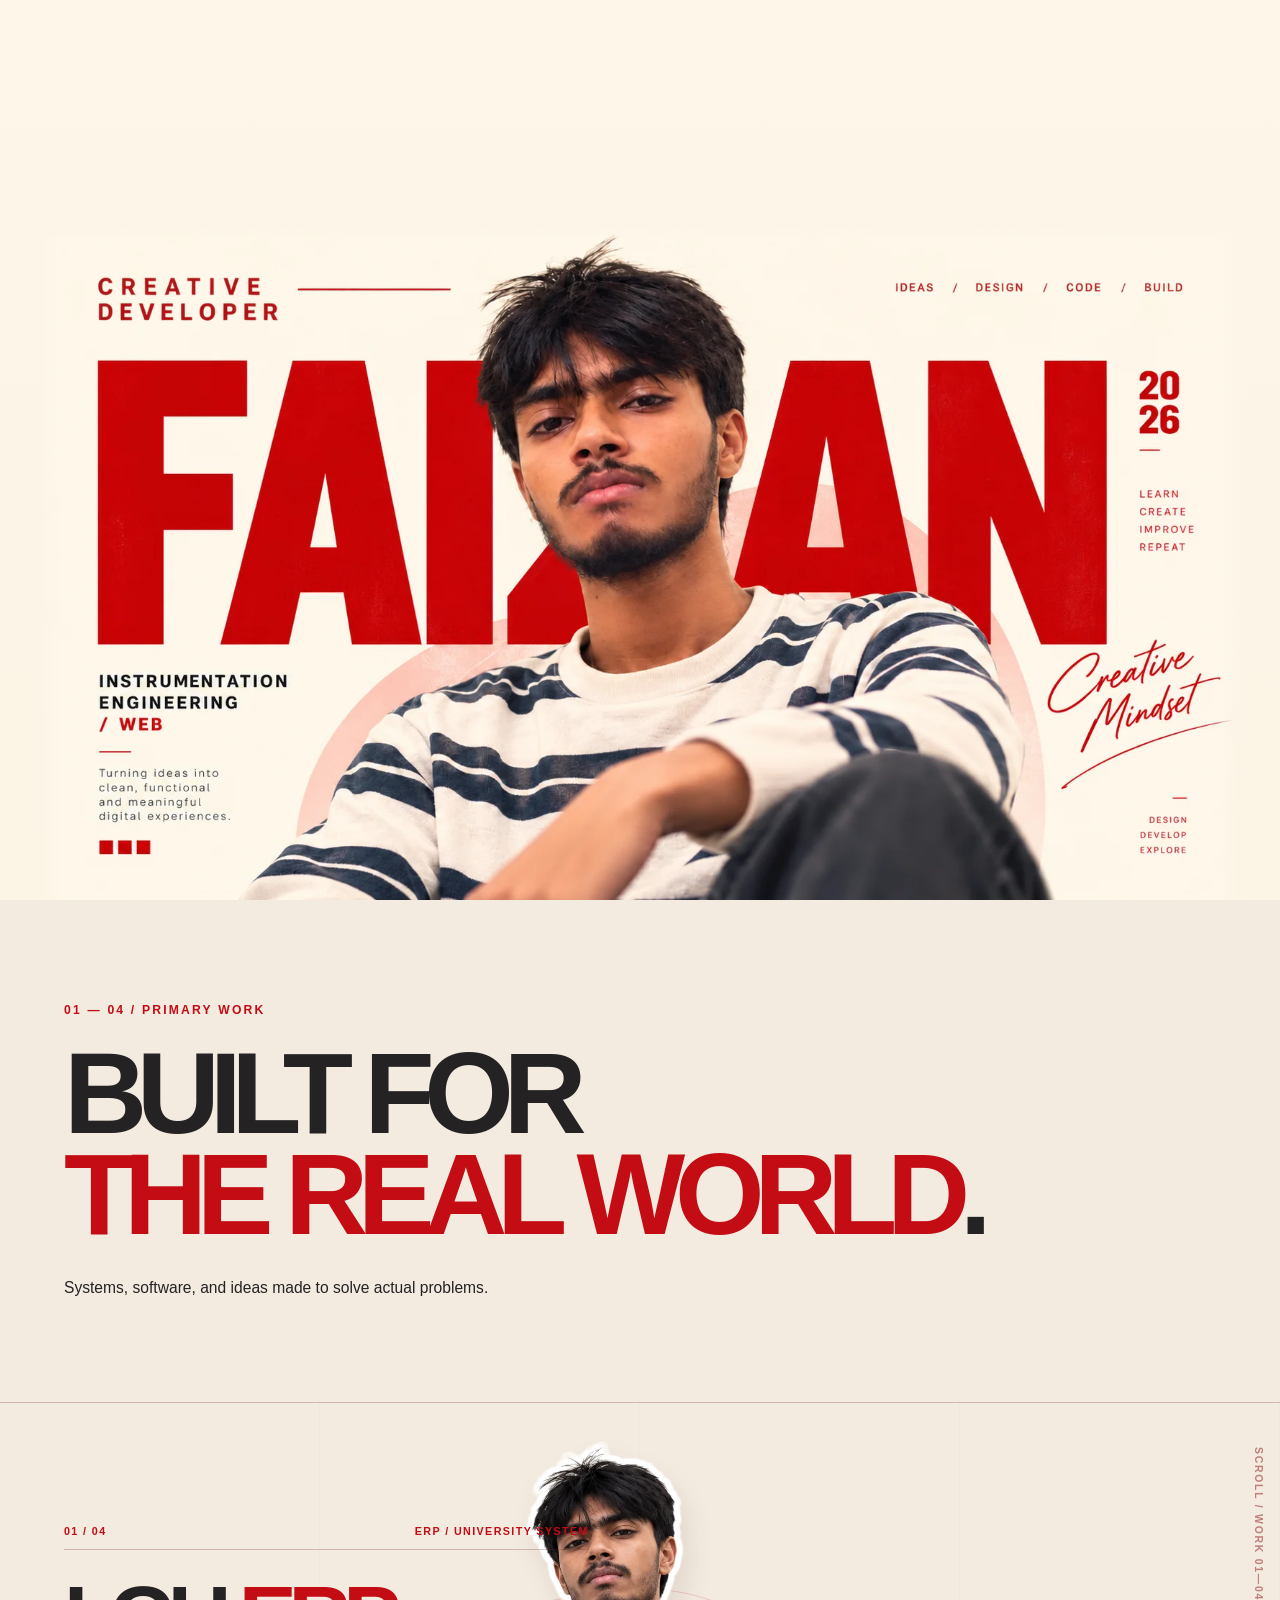
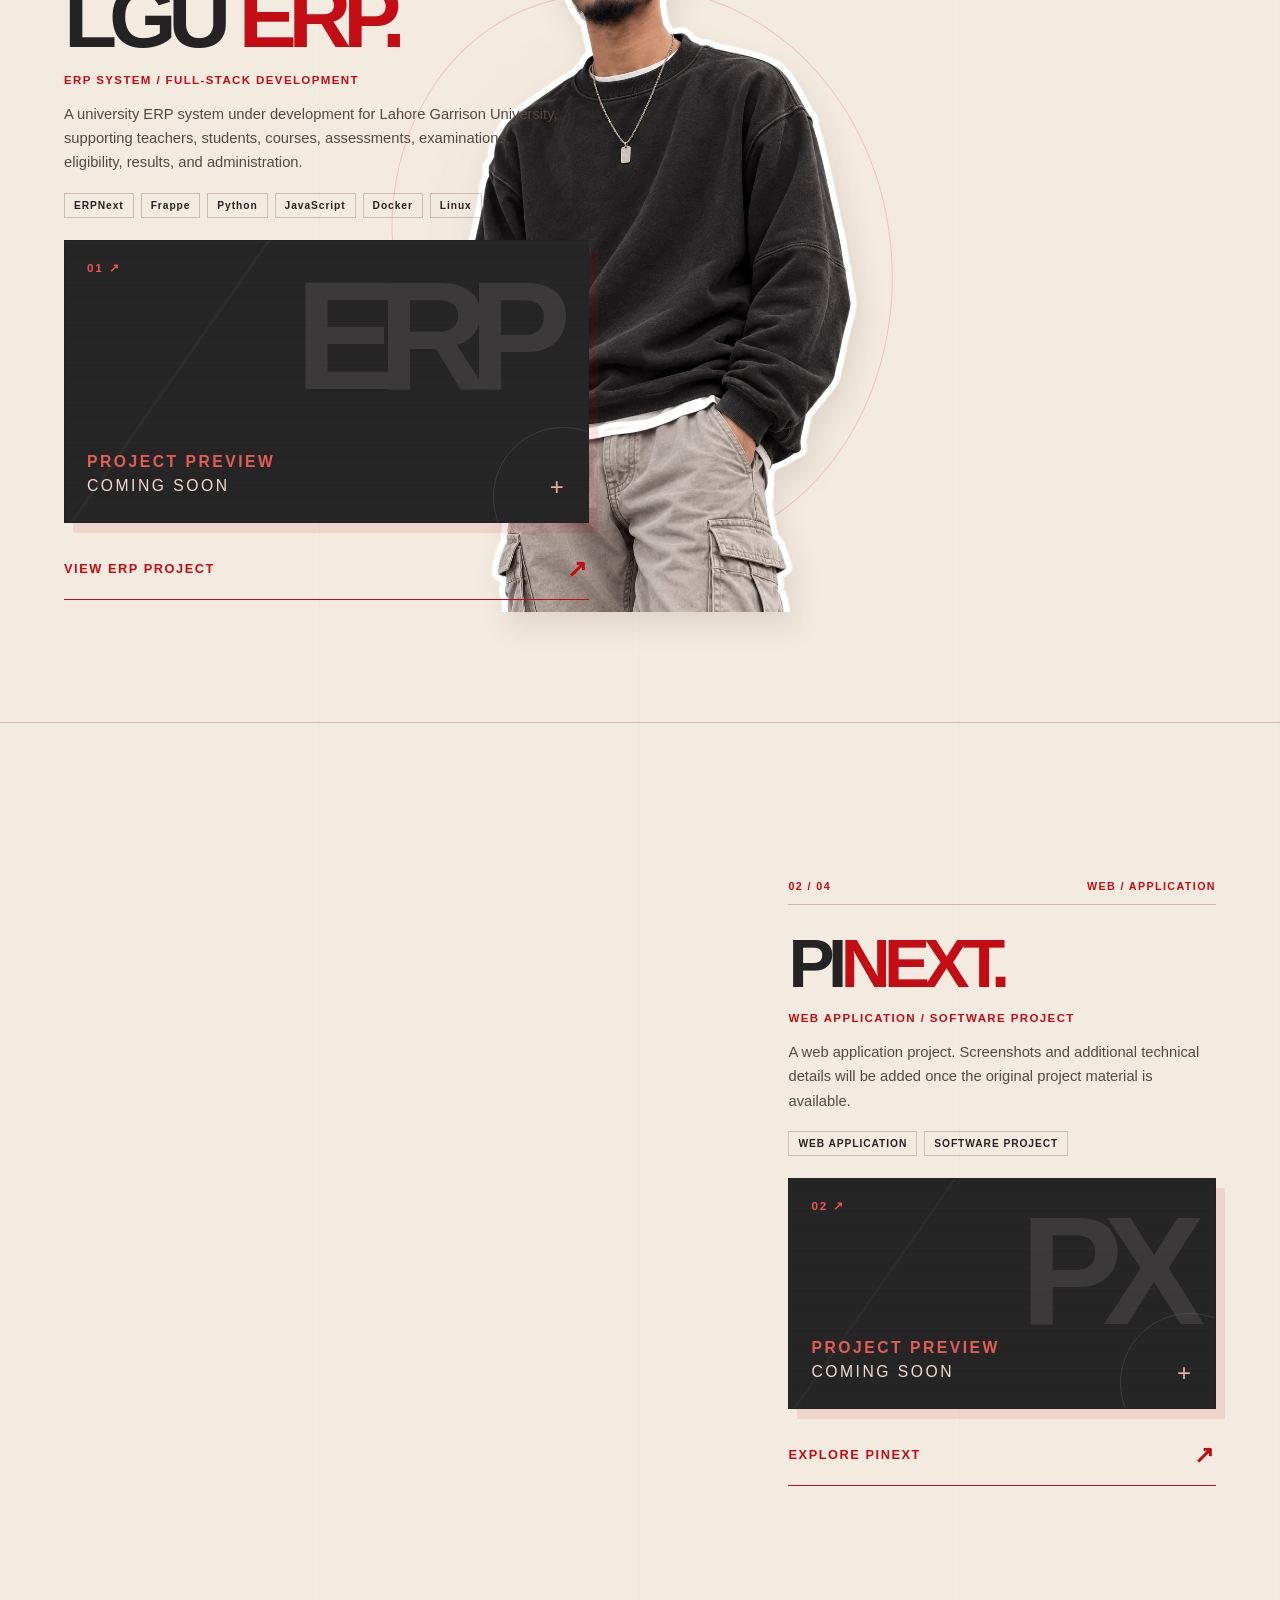
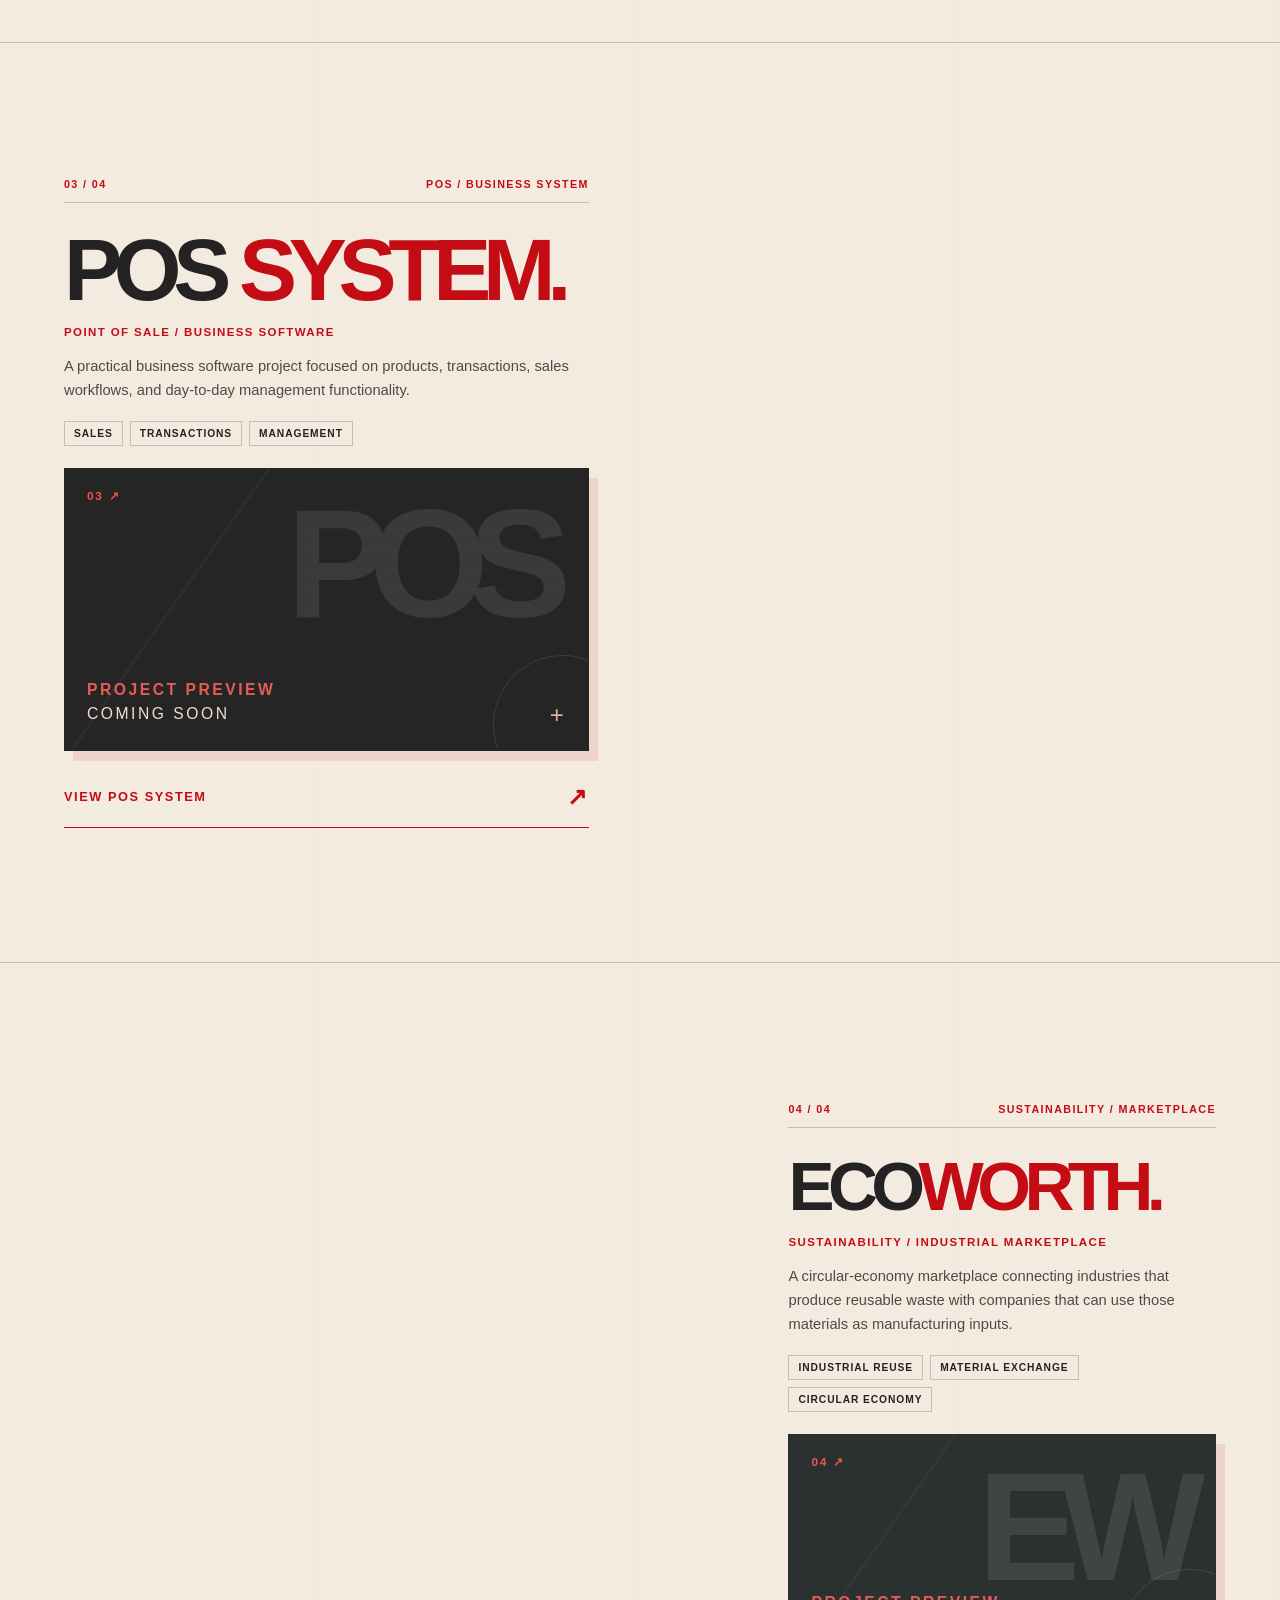
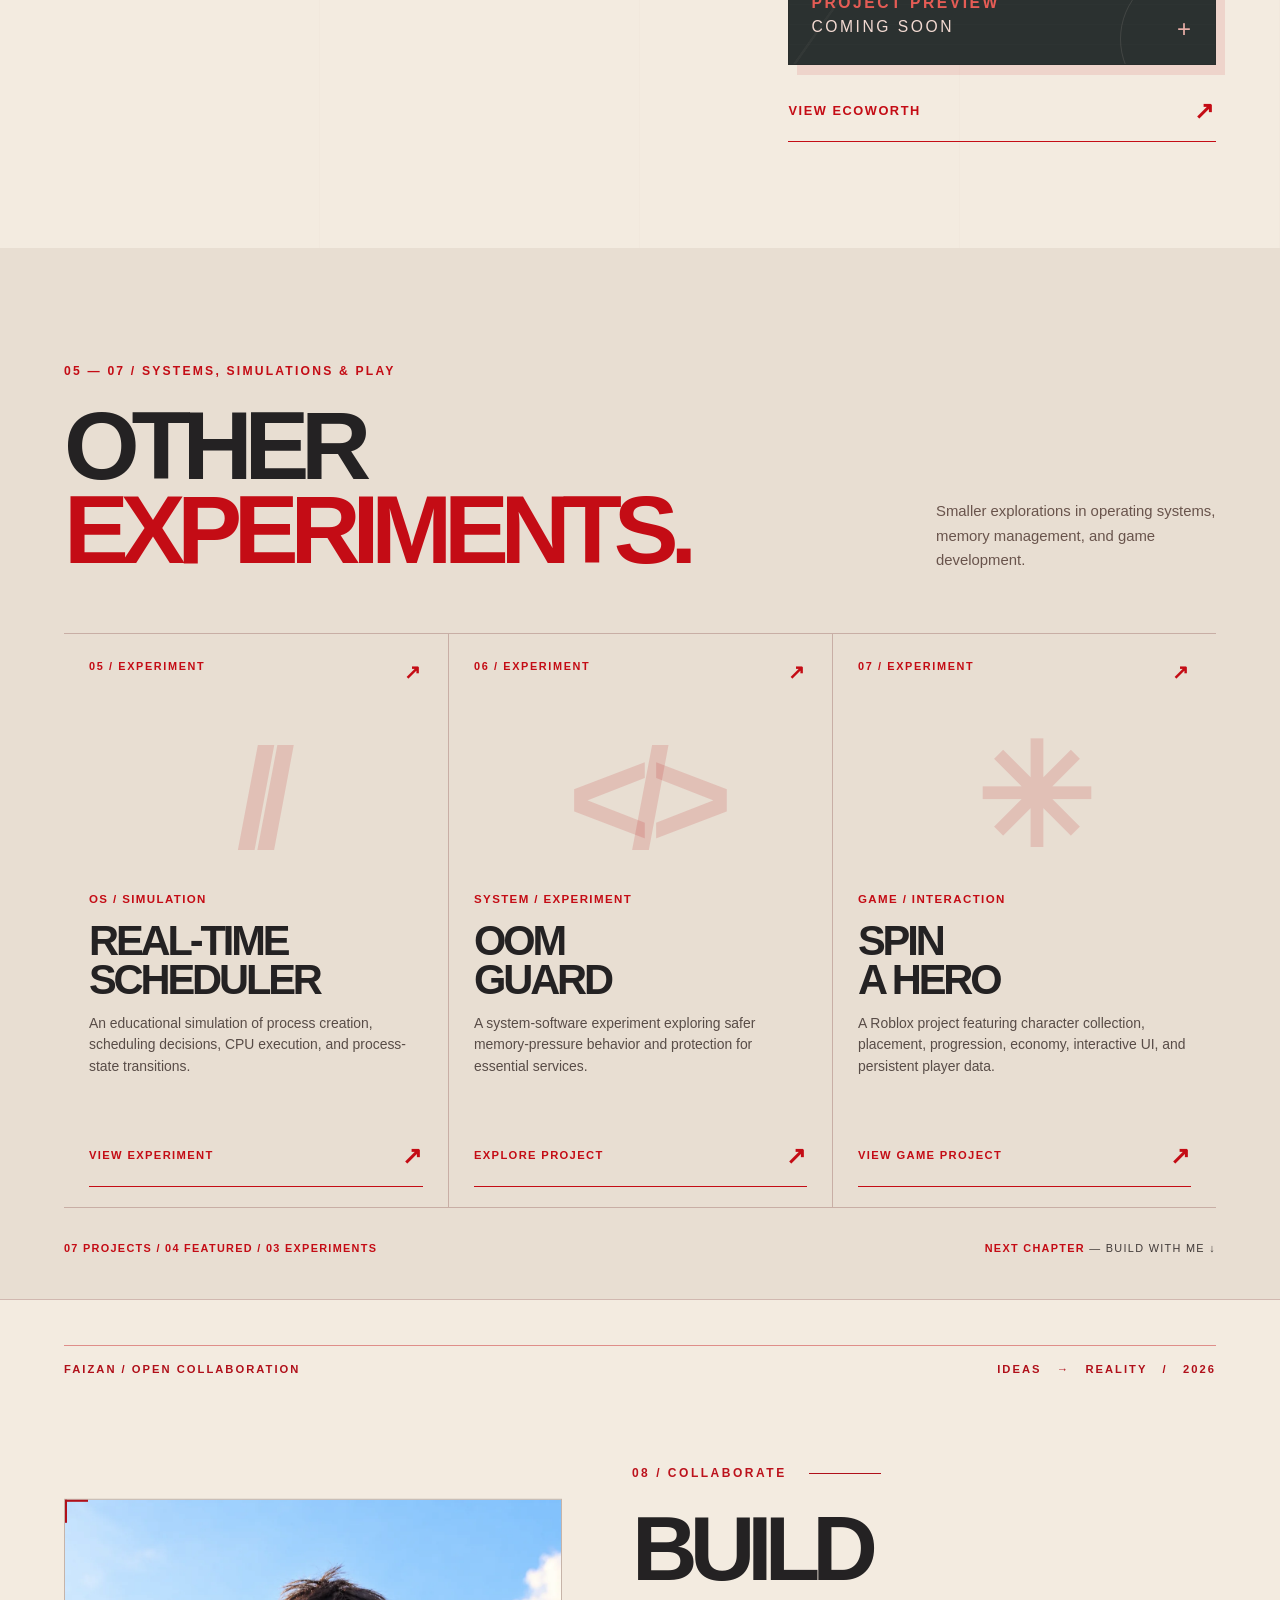
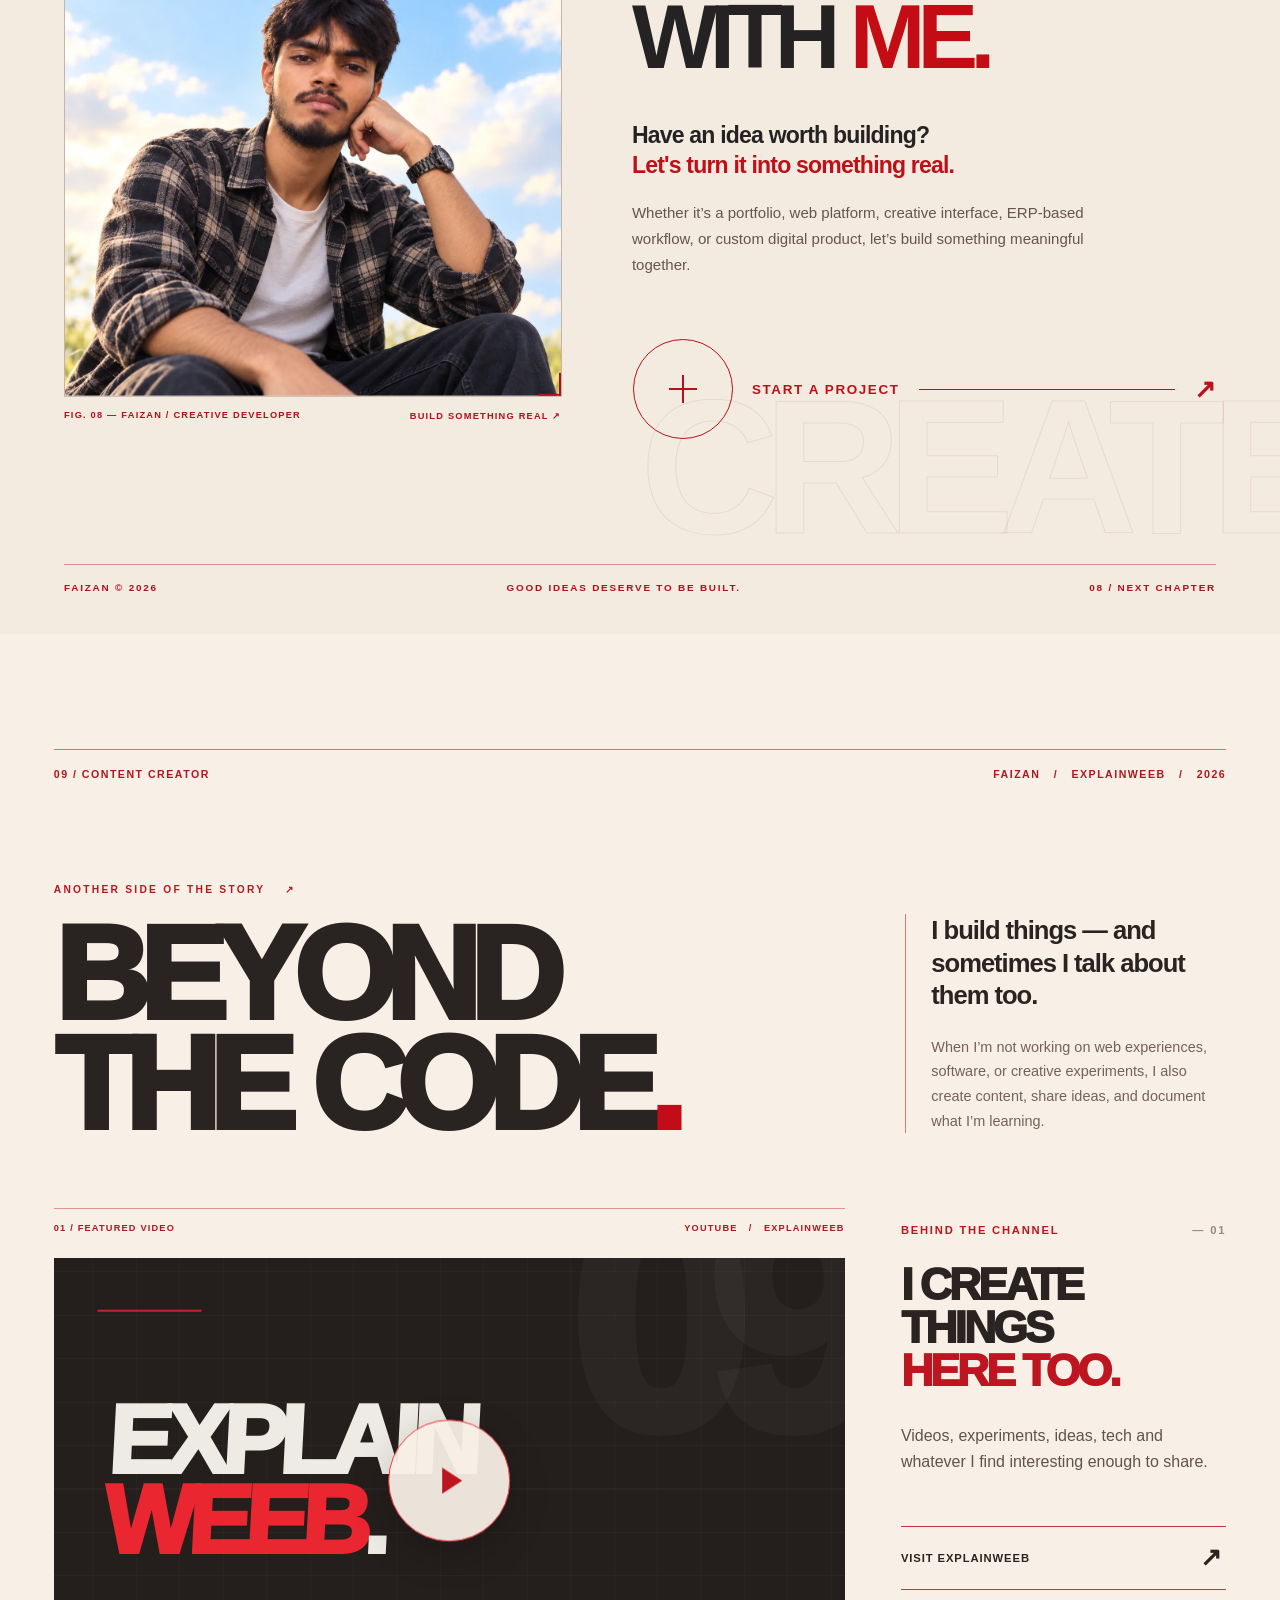
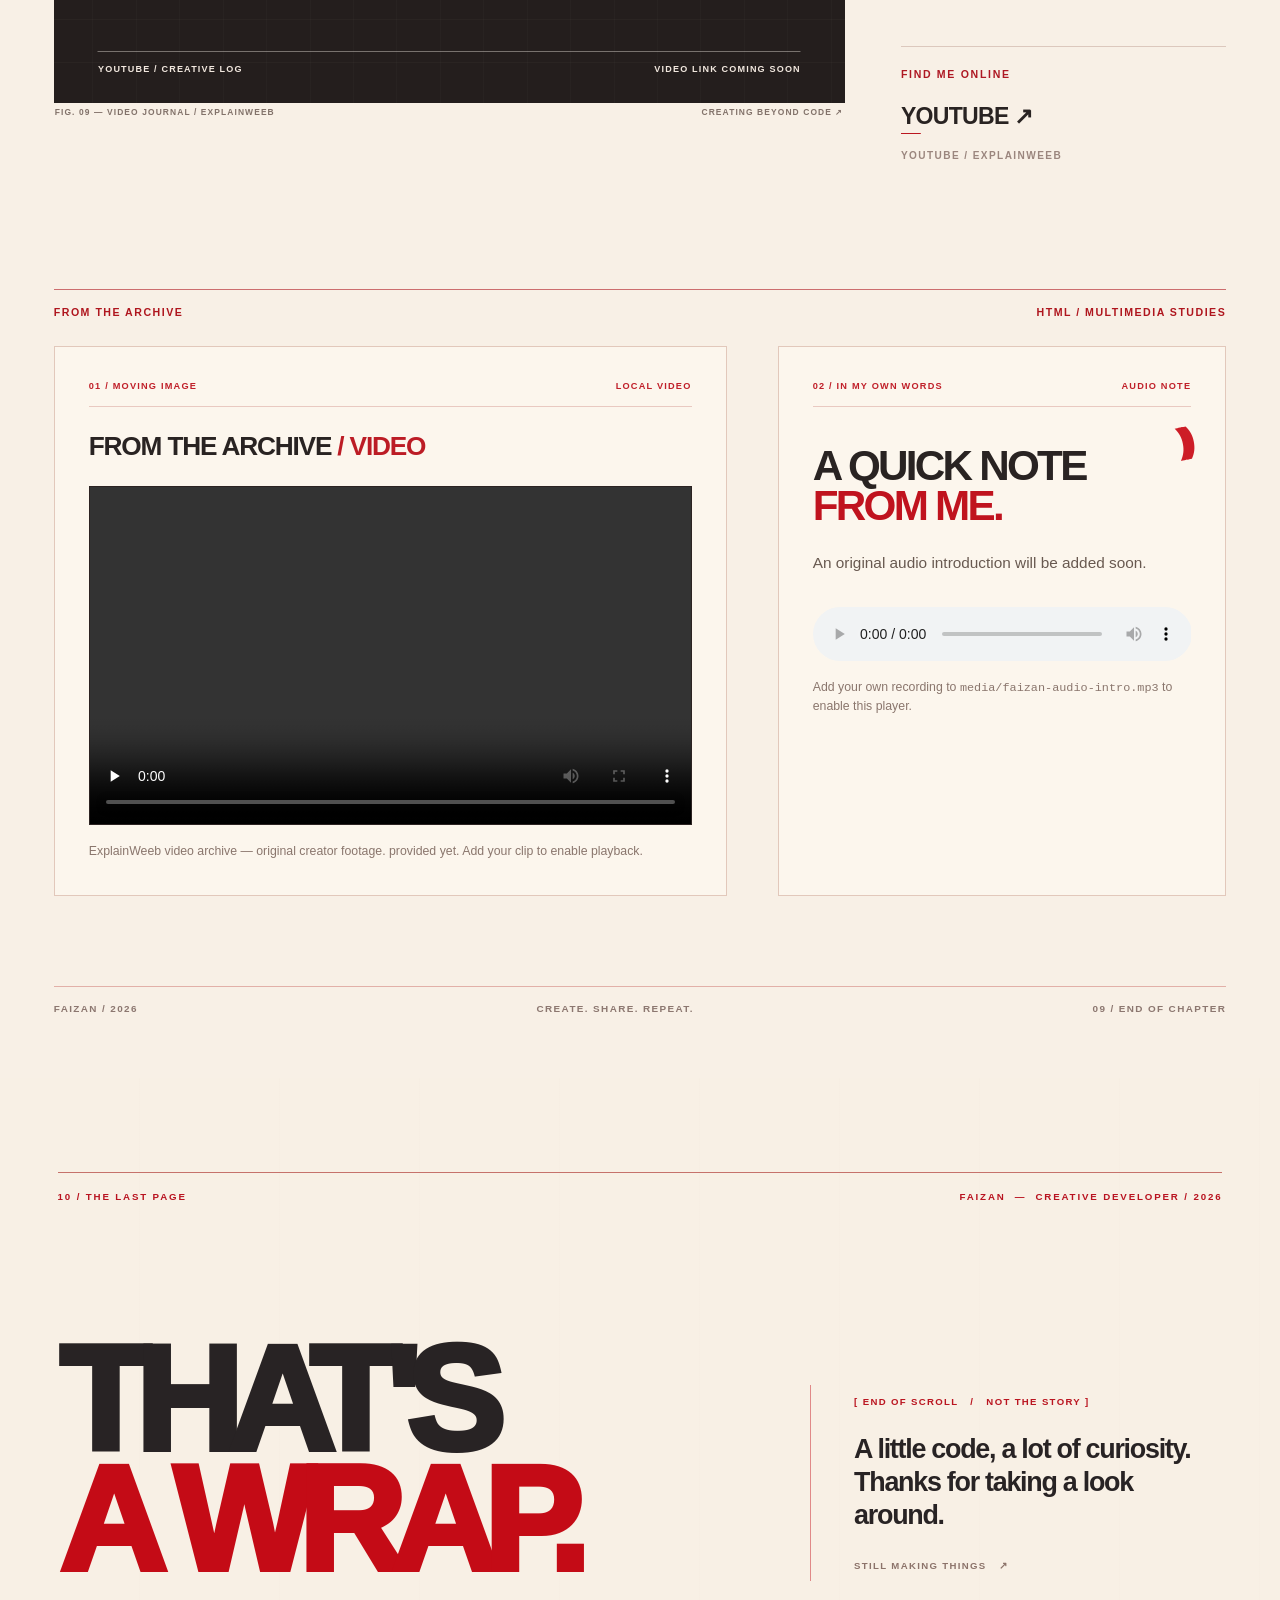
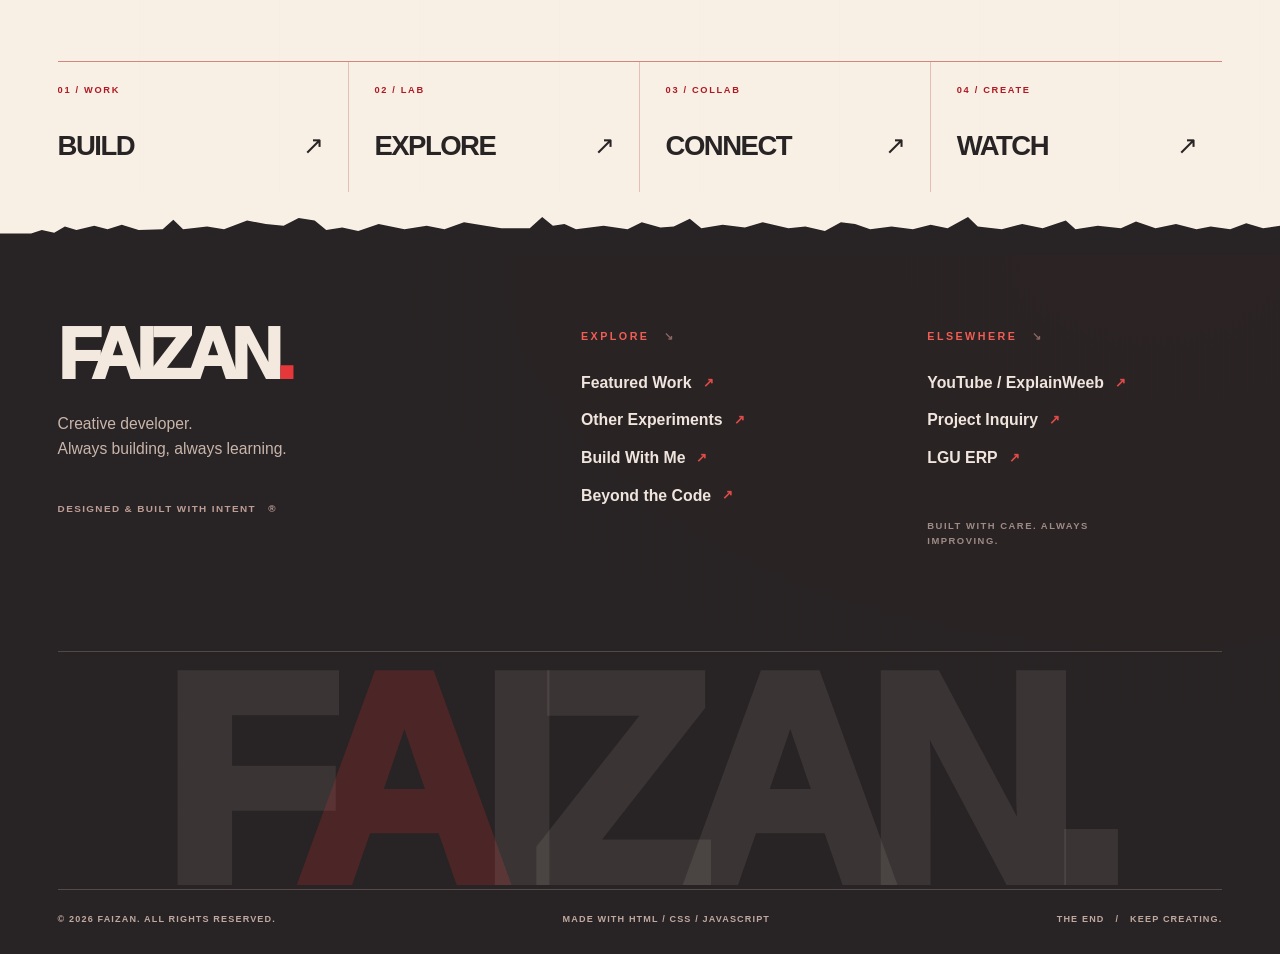
<file: Faizan's Portfolio/index.html>
<!DOCTYPE html>
<html lang="en">

<head>
  <meta charset="UTF-8">
  <meta name="viewport" content="width=device-width, initial-scale=1">
  <meta name="theme-color" content="#fdf6e9">
  <meta name="description" content="Faizan, a creative web developer in Lahore, Pakistan, building ERPNext and Frappe workflows, web applications, interactive experiences, and software projects.">
  <title>Faizan — Web Developer &amp; ERPNext Projects | Lahore</title>
  <meta property="og:type" content="website">
  <meta property="og:title" content="Faizan — Creative Developer &amp; Web Projects">
  <meta property="og:description" content="ERPNext, Frappe, web applications, and creative interactive projects from Lahore.">
  <meta property="og:image" content="/assets/og-card.jpg">
  <meta property="og:image:width" content="1200">
  <meta property="og:image:height" content="630">
  <meta name="twitter:card" content="summary_large_image">
  <link rel="icon" href="/assets/favicon.svg" type="image/svg+xml">
  <link rel="canonical" href="https://faizan-portfolio-for-you.vercel.app/">
  <script type="application/ld+json">{"@context":"https://schema.org","@type":"Person","name":"Faizan","jobTitle":"Creative Web Developer","address":{"@type":"PostalAddress","addressLocality":"Lahore","addressCountry":"PK"},"url":"https://faizan-portfolio-for-you.vercel.app/","sameAs":["https://www.youtube.com/@ExplainWeeb1"]}</script>
  <link rel="preload" as="image" href="assets/images/hero-main.webp" type="image/webp" fetchpriority="high">
  <link rel="stylesheet" href="css/style.css">
  <style>
    /* Small embedded CSS example retained for the Web Technologies assignment. */
    ::selection {
      background: #cb070c;
      color: #fff8ee;
    }
  </style>
</head>

<body>
  <main id="home">
    <section class="hero-scroll-scene" id="heroScrollScene" aria-label="Introduction and scroll transition">
      <section class="hero" id="hero" aria-labelledby="heroTitle">
        <h1 id="heroTitle" class="sr-only">Faizan — Creative Web Developer and ERPNext Projects</h1>
        <p class="sr-only">Instrumentation engineering and web. Turning ideas into clean, functional and meaningful
          digital experiences.</p>

        <!-- Static hero: the portrait, big FAIZAN lettering, background, and
             details are ONE original image. No layer moves during scrolling. -->
        <div class="hero-stage" id="heroStage">
          <img class="original-frame" src="assets/images/hero-main.webp" width="1672" height="941" decoding="async"
            alt="Faizan with oversized red typography and editorial portfolio details" draggable="false"
            fetchpriority="high">

          <!-- The same original cursor-controlled blue-letter reveal. -->
          <img class="blue-reveal" id="blueReveal" src="assets/images/faizan-blue-clean.webp" width="1672" height="941"
            alt="" aria-hidden="true" decoding="async" fetchpriority="low" draggable="false">

          <!-- Left header text / line plus inert right side ideas text. -->
          <img class="header-art" src="assets/images/header-details.webp" width="1672" height="941" alt=""
            aria-hidden="true" decoding="async" draggable="false">
        </div>
        <div class="cursor-ring" id="cursorRing" aria-hidden="true"></div>
      </section>
    </section>

    <!-- The Featured Work section rises directly from beneath the fixed hero.
         No redundant Selected Projects splash page. -->
    <section class="featured-work" id="featured-work" aria-labelledby="featuredTitle">
      <div class="work-masthead">
        <span>FAIZAN / WORK INDEX</span>
        <span>FEATURED PROJECTS&nbsp; / &nbsp;2026</span>
      </div>
      <div class="work-headline">
        <p class="work-kicker">01 — 04 / PRIMARY WORK</p>
        <h2 id="featuredTitle">BUILT FOR<br><span>THE REAL WORLD</span><b>.</b></h2>
        <p>Systems, software, and ideas made to solve actual problems.</p>
      </div>

      <div class="featured-journey" id="featuredJourney">
        <!-- This portrait remains a single fixed-looking, sticky visual element.
             It does not move on its own; project cards scroll past it. -->
        <div class="portrait-pin" aria-hidden="true">
          <span class="portrait-halo"></span>
          <img src="assets/images/portrait-sticker.webp" width="1024" height="1536" alt="" loading="lazy" decoding="async"
            draggable="false">
          <span class="portrait-caption">CREATIVE<br>DEVELOPER<span>®</span></span>
        </div>
        <div class="project-side-marker" aria-hidden="true">SCROLL / WORK 01—04</div>

        <article class="feature-project feature-left" id="work-erp" data-project-id="erp">
          <div class="feature-content reveal-on-scroll">
            <div class="feature-top"><span>01 / 04</span><span>ERP / UNIVERSITY SYSTEM</span></div>
            <h3 class="project-name">LGU <em>ERP</em><span class="word-period">.</span></h3>
            <p class="project-category">ERP System / Full-Stack Development</p>
            <p class="project-description">A university ERP system under development for Lahore Garrison University,
              supporting teachers, students, courses, assessments, examinations, eligibility, results, and
              administration.</p>
            <div class="tech-list" aria-label="Technologies">
              <span>ERPNext</span><span>Frappe</span><span>Python</span><span>JavaScript</span><span>Docker</span><span>Linux</span>
            </div>
            <a class="project-preview project-preview-link" href="https://erp.lgo.video.pk/" target="_blank"
              rel="noopener noreferrer"
              aria-label="Open LGU ERP website in a new tab (screenshot preview is coming soon)">
              <span class="preview-watermark">ERP</span>
              <span class="preview-corner">01 ↗</span>
              <span class="preview-status"><b>PROJECT PREVIEW</b><br>COMING SOON</span>
              <span class="preview-cross" aria-hidden="true">+</span>
            </a>
            <a class="project-cta" href="https://erp.lgo.video.pk/" target="_blank" rel="noopener noreferrer"
              aria-label="Open LGU ERP website in a new tab">VIEW ERP PROJECT <span aria-hidden="true">↗</span></a>
          </div>
        </article>

        <article class="feature-project feature-right" id="work-pinext" data-project-id="pinext">
          <div class="feature-content reveal-on-scroll">
            <div class="feature-top"><span>02 / 04</span><span>WEB / APPLICATION</span></div>
            <h3 class="project-name">PI<span class="word-accent">NEXT</span><span class="word-period">.</span></h3>
            <p class="project-category">Web Application / Software Project</p>
            <p class="project-description">A web application project. Screenshots and additional technical details will
              be added once the original project material is available.</p>
            <div class="tech-list" aria-label="Project context"><span>WEB APPLICATION</span><span>SOFTWARE
                PROJECT</span></div>
            <div class="project-preview" role="img"
              aria-label="Pinext screenshot not yet supplied. Project preview coming soon.">
              <span class="preview-watermark">PX</span>
              <span class="preview-corner">02 ↗</span>
              <span class="preview-status"><b>PROJECT PREVIEW</b><br>COMING SOON</span>
              <span class="preview-cross" aria-hidden="true">+</span>
            </div>
            <button class="project-cta" type="button" data-open-project="work-pinext" aria-haspopup="dialog">EXPLORE
              PINEXT <span aria-hidden="true">↗</span></button>
          </div>
        </article>

        <article class="feature-project feature-left" id="work-pos" data-project-id="pos">
          <div class="feature-content reveal-on-scroll">
            <div class="feature-top"><span>03 / 04</span><span>POS / BUSINESS SYSTEM</span></div>
            <h3 class="project-name">POS <em>SYSTEM</em><span class="word-period">.</span></h3>
            <p class="project-category">Point of Sale / Business Software</p>
            <p class="project-description">A practical business software project focused on products, transactions,
              sales workflows, and day-to-day management functionality.</p>
            <div class="tech-list" aria-label="Project focus">
              <span>SALES</span><span>TRANSACTIONS</span><span>MANAGEMENT</span></div>
            <div class="project-preview" role="img"
              aria-label="POS screenshot not yet supplied. Project preview coming soon.">
              <span class="preview-watermark">POS</span>
              <span class="preview-corner">03 ↗</span>
              <span class="preview-status"><b>PROJECT PREVIEW</b><br>COMING SOON</span>
              <span class="preview-cross" aria-hidden="true">+</span>
            </div>
            <button class="project-cta" type="button" data-open-project="work-pos" aria-haspopup="dialog">VIEW POS
              SYSTEM <span aria-hidden="true">↗</span></button>
          </div>
        </article>

        <article class="feature-project feature-right" id="work-ecoworth" data-project-id="ecoworth">
          <div class="feature-content reveal-on-scroll">
            <div class="feature-top"><span>04 / 04</span><span>SUSTAINABILITY / MARKETPLACE</span></div>
            <h3 class="project-name">ECO<em>WORTH</em><span class="word-period">.</span></h3>
            <p class="project-category">Sustainability / Industrial Marketplace</p>
            <p class="project-description">A circular-economy marketplace connecting industries that produce reusable
              waste with companies that can use those materials as manufacturing inputs.</p>
            <div class="tech-list" aria-label="Project focus"><span>INDUSTRIAL REUSE</span><span>MATERIAL
                EXCHANGE</span><span>CIRCULAR ECONOMY</span></div>
            <div class="project-preview project-preview-eco" role="img"
              aria-label="EcoWorth screenshot not yet supplied. Project preview coming soon.">
              <span class="preview-watermark">EW</span>
              <span class="preview-corner">04 ↗</span>
              <span class="preview-status"><b>PROJECT PREVIEW</b><br>COMING SOON</span>
              <span class="preview-cross" aria-hidden="true">+</span>
            </div>
            <button class="project-cta" type="button" data-open-project="work-ecoworth" aria-haspopup="dialog">VIEW
              ECOWORTH <span aria-hidden="true">↗</span></button>
          </div>
        </article>
      </div>
      <div class="featured-endline"><span>END OF FEATURED WORK</span><span>04 / 04 &nbsp; ↓</span></div>
    </section>

    <!-- Smaller supporting projects: deliberately separate from featured work. -->
    <section class="other-experiments" id="other-experiments" aria-labelledby="experimentsTitle">
      <div class="experiments-head reveal-on-scroll">
        <div>
          <p class="work-kicker">05 — 07 / SYSTEMS, SIMULATIONS & PLAY</p>
          <h2 id="experimentsTitle">OTHER <em>EXPERIMENTS</em><span>.</span></h2>
        </div>
        <p>Smaller explorations in operating systems, memory management, and game development.</p>
      </div>
      <div class="experiments-grid">
        <article class="experiment-card reveal-on-scroll" id="work-scheduler" data-project-id="scheduler">
          <div class="experiment-top"><span>05 / EXPERIMENT</span><span aria-hidden="true">↗</span></div>
          <div class="experiment-symbol" aria-hidden="true">//</div>
          <div class="experiment-body">
            <p class="project-category">OS / SIMULATION</p>
            <h3 class="project-name">REAL-TIME<br>SCHEDULER</h3>
            <p class="project-description">An educational simulation of process creation, scheduling decisions, CPU
              execution, and process-state transitions.</p>
          </div>
          <button class="project-cta" type="button" data-open-project="work-scheduler" aria-haspopup="dialog">VIEW
            EXPERIMENT <span aria-hidden="true">↗</span></button>
        </article>
        <article class="experiment-card reveal-on-scroll" id="work-oom" data-project-id="oom">
          <div class="experiment-top"><span>06 / EXPERIMENT</span><span aria-hidden="true">↗</span></div>
          <div class="experiment-symbol" aria-hidden="true">&lt;/&gt;</div>
          <div class="experiment-body">
            <p class="project-category">SYSTEM / EXPERIMENT</p>
            <h3 class="project-name">OOM<br>GUARD</h3>
            <p class="project-description">A system-software experiment exploring safer memory-pressure behavior and
              protection for essential services.</p>
          </div>
          <button class="project-cta" type="button" data-open-project="work-oom" aria-haspopup="dialog">EXPLORE PROJECT
            <span aria-hidden="true">↗</span></button>
        </article>
        <article class="experiment-card reveal-on-scroll" id="work-spin" data-project-id="spin">
          <div class="experiment-top"><span>07 / EXPERIMENT</span><span aria-hidden="true">↗</span></div>
          <div class="experiment-symbol" aria-hidden="true">✳</div>
          <div class="experiment-body">
            <p class="project-category">GAME / INTERACTION</p>
            <h3 class="project-name">SPIN<br>A HERO</h3>
            <p class="project-description">A Roblox project featuring character collection, placement, progression,
              economy, interactive UI, and persistent player data.</p>
          </div>
          <button class="project-cta" type="button" data-open-project="work-spin" aria-haspopup="dialog">VIEW GAME
            PROJECT <span aria-hidden="true">↗</span></button>
        </article>
      </div>
      <div class="work-outro">
        <span>07 PROJECTS / 04 FEATURED / 03 EXPERIMENTS</span>
        <p>NEXT CHAPTER <b>— BUILD WITH ME ↓</b></p>
      </div>
    </section>


    <!-- 08 / COLLABORATE — exactly one new section. Projects and hero above are unchanged. -->
    <section class="build-with-me" id="build-with-me" aria-labelledby="buildWithMeHeading">
      <div class="collab-inner">
        <div class="collab-topline" aria-hidden="true">
          <span>FAIZAN / OPEN COLLABORATION</span>
          <span>IDEAS &nbsp; → &nbsp; REALITY &nbsp; / &nbsp; 2026</span>
        </div>

        <div class="collab-layout">
          <div class="collab-intro collab-enter" style="--collab-delay:0ms">
            <p class="collab-kicker">08 / COLLABORATE <span class="collab-kicker-line" aria-hidden="true"></span></p>
          </div>

          <div class="collab-headline collab-enter" style="--collab-delay:130ms">
            <h2 id="buildWithMeHeading"><span class="collab-title-line"><span>BUILD</span></span><span
                class="collab-title-line"><span>WITH <em>ME.</em></span></span></h2>
          </div>

          <div class="collab-image-block">
            <div class="collab-photo-depth" id="collabPhotoDepth">
              <figure class="collab-photo collab-enter" style="--collab-delay:190ms">
                <div class="collab-image-square">
                  <img src="assets/images/build-with-me-approved-portrait.webp"
                    alt="Portrait of Faizan in a plaid overshirt against a bright blue sky" width="1254" height="1254"
                    loading="lazy" decoding="async" draggable="false">
                  <span class="collab-frame-corner corner-one" aria-hidden="true"></span>
                  <span class="collab-frame-corner corner-two" aria-hidden="true"></span>
                </div>
                <figcaption><span>FIG. 08 — FAIZAN / CREATIVE DEVELOPER</span><span>BUILD SOMETHING REAL ↗</span>
                </figcaption>
              </figure>
            </div>
          </div>

          <div class="collab-copy collab-enter" style="--collab-delay:310ms">
            <p class="collab-opening">Have an idea worth building?<br><strong>Let's turn it into something
                real.</strong></p>
            <p class="collab-description">Whether it’s a portfolio, web platform, creative interface, ERP-based
              workflow, or custom digital product, let’s build something meaningful together.</p>
          </div>

          <a class="collab-cta collab-enter" id="collabCta" href="project-inquiry.html" style="--collab-delay:430ms"
            aria-label="Start a project — open project inquiry page">
            <span class="collab-plus" id="collabPlus" aria-hidden="true"><span class="collab-plus-mark"></span></span>
            <span class="collab-cta-label">START A PROJECT</span>
            <span class="collab-cta-line" aria-hidden="true"></span>
            <span class="collab-cta-arrow" aria-hidden="true">↗</span>
          </a>
        </div>

        <div class="collab-bottomline" aria-hidden="true">
          <span>FAIZAN © 2026</span>
          <span>GOOD IDEAS DESERVE TO BE BUILT.</span>
          <span>08 / NEXT CHAPTER</span>
        </div>
        <span class="collab-ghost" id="collabGhost" aria-hidden="true">CREATE</span>
      </div>
    </section>


    <!-- 09 / CONTENT CREATOR — ExplainWeeb, media and experiments.
         Featured video: replace placeholder with an actual video URL when available.
         Project Inquiry, Hero, Projects and Build With Me remain untouched. -->
    <section class="creator-section" id="content-creator" aria-labelledby="creatorTitle">
      <div class="creator-container">
        <div class="creator-masthead creator-enter" style="--creator-delay:0ms">
          <span>09 / CONTENT CREATOR</span>
          <span>FAIZAN &nbsp; / &nbsp; EXPLAINWEEB &nbsp; / &nbsp; 2026</span>
        </div>

        <div class="creator-intro">
          <div class="creator-heading-block creator-enter" style="--creator-delay:95ms">
            <p class="creator-eyebrow">ANOTHER SIDE OF THE STORY <span aria-hidden="true">↗</span></p>
            <h2 id="creatorTitle">BEYOND<br><span>THE CODE<em>.</em></span></h2>
          </div>
          <div class="creator-intro-copy creator-enter" style="--creator-delay:220ms">
            <p class="creator-statement">I build things — and sometimes I talk about them too.</p>
            <p>When I’m not working on web experiences, software, or creative experiments, I also create content, share
              ideas, and document what I’m learning.</p>
          </div>
        </div>

        <div class="creator-feature-grid">
          <div class="creator-feature creator-enter" style="--creator-delay:275ms">
            <div class="creator-feature-top">
              <span>01 / FEATURED VIDEO</span>
              <span>YOUTUBE &nbsp; / &nbsp; EXPLAINWEEB</span>
            </div>
            <div class="creator-video-frame" id="youtube-video" data-youtube-url=""
              aria-label="ExplainWeeb featured video placeholder">
              <div class="creator-artwork" id="creatorArtwork" aria-hidden="true">
                <div class="creator-artwork-rule creator-artwork-rule-one"></div>
                <div class="creator-artwork-title"><span>EXPLAIN</span><strong>WEEB<span
                      class="creator-dot">.</span></strong></div>
                <div class="creator-artwork-meta"><span>YOUTUBE / CREATIVE LOG</span><span>VIDEO LINK COMING SOON</span>
                </div>
              </div>
              <!-- Replace with Faizan's actual popular YouTube video -->
              <!-- Set data-youtube-url above to the actual youtube.com/watch?v=... or youtu.be/... URL later. -->
              <a class="creator-play" id="creatorPlay" href="#youtube-video"
                aria-label="Open the featured ExplainWeeb video when a video link is available">
                <span class="creator-play-icon" aria-hidden="true"></span>
              </a>
              <div class="creator-video-notice" id="creatorVideoNotice" role="status" aria-live="polite" hidden>
                <strong>FEATURED VIDEO / COMING SOON</strong>
                <span>The video link hasn't been added yet.</span>
                <a href="https://www.youtube.com/@ExplainWeeb1" target="_blank" rel="noopener noreferrer">WATCH
                  EXPLAINWEEB ↗</a>
              </div>
            </div>
            <div class="creator-feature-caption"><span>FIG. 09 — VIDEO JOURNAL / EXPLAINWEEB</span><span>CREATING BEYOND
                CODE ↗</span></div>
          </div>

          <aside class="creator-aside creator-enter" style="--creator-delay:365ms"
            aria-label="Content creator and channel information">
            <p class="creator-aside-kicker">BEHIND THE CHANNEL <span aria-hidden="true">— 01</span></p>
            <h3>I CREATE<br>THINGS<br><em>HERE TOO.</em></h3>
            <p class="creator-aside-description">Videos, experiments, ideas, tech and whatever I find interesting enough
              to share.</p>
            <a class="creator-channel-cta" href="https://www.youtube.com/@ExplainWeeb1" target="_blank"
              rel="noopener noreferrer">
              <span>VISIT EXPLAINWEEB</span><span aria-hidden="true" class="creator-link-arrow">↗</span>
            </a>
            <div class="creator-social creator-enter" style="--creator-delay:440ms">
              <span>FIND ME ONLINE</span>
              <a href="https://www.youtube.com/@ExplainWeeb1" target="_blank" rel="noopener noreferrer"
                aria-label="ExplainWeeb YouTube channel, opens in a new tab">
                YOUTUBE <span aria-hidden="true">↗</span>
              </a>
              <span class="creator-social-footnote">YOUTUBE / EXPLAINWEEB</span>
            </div>
          </aside>
        </div>

        <div class="creator-media-label creator-enter" style="--creator-delay:60ms">
          <span>FROM THE ARCHIVE</span><span>HTML / MULTIMEDIA STUDIES</span>
        </div>
        <div class="creator-media-grid">
          <article class="creator-native-video creator-enter" style="--creator-delay:160ms"
            aria-labelledby="creatorArchiveTitle">
            <div class="creator-media-header"><span>01 / MOVING IMAGE</span><span>LOCAL VIDEO</span></div>
            <h3 id="creatorArchiveTitle">FROM THE ARCHIVE <span>/ VIDEO</span></h3>
            <div class="creator-native-video-shell">
              <video controls preload="none" playsinline aria-label="ExplainWeeb creator video"
                class="creator-native-video-player">
                <source src="assets/images/Emperors Knight Betrayed And Killed But in Hindi Explain Weeb.mp4" type="video/mp4">
                Your browser does not support the video element.
              </video>
              <!-- <div class="creator-local-video-placeholder" aria-hidden="true">
                <span>FAIZAN / VIDEO ARCHIVE</span>
                <strong>YOUR VIDEO<br><em>GOES HERE.</em></strong>
                <span>ADD YOUR MP4 TO ACTIVATE PLAYBACK ↗</span>
              </div> -->
            </div>
            <p class="creator-media-description">ExplainWeeb video archive — original creator footage.
              provided yet. Add your clip to enable playback.</p>
          </article>

          <article class="creator-native-audio creator-enter" style="--creator-delay:290ms"
            aria-labelledby="creatorAudioTitle">
            <div class="creator-media-header"><span>02 / IN MY OWN WORDS</span><span>AUDIO NOTE</span></div>
            <div class="creator-audio-content">
              <span class="creator-sound-glyph" aria-hidden="true">)))</span>
              <h3 id="creatorAudioTitle">A QUICK NOTE<br><em>FROM ME.</em></h3>
              <p>An original audio introduction will be added soon.</p>
              <audio controls preload="none" aria-label="Audio introduction is not recorded yet"
                class="creator-native-audio-player">
                <!-- Add your OWN authorized narration file: <source src="media/faizan-audio-intro.mp3" type="audio/mpeg"> -->
                Your browser does not support the audio element.
              </audio>
              <p class="creator-media-description">Add your own recording to <code>media/faizan-audio-intro.mp3</code> to enable this player.</p>
            </div>
          </article>
        </div>
        <div class="creator-bottom-rule" aria-hidden="true"><span>FAIZAN / 2026</span><span>CREATE. SHARE.
            REPEAT.</span><span>09 / END OF CHAPTER</span></div>
      </div>
    </section>

    <!-- Remaining project CTAs open local details, never fabricated destinations. -->
    <dialog class="project-dialog" id="projectDialog" aria-labelledby="dialogTitle">
      <div class="dialog-inner">
        <div class="dialog-top"><span>FAIZAN / PROJECT DETAILS</span><button type="button" id="dialogClose"
            aria-label="Close project details">✕</button></div>
        <p class="dialog-category" id="dialogCategory"></p>
        <h2 id="dialogTitle"></h2>
        <p id="dialogDescription"></p>
        <div class="dialog-tags" id="dialogTags"></div>
        <p class="dialog-note">Project screenshot and public link are not available for this project yet.</p>
      </div>
    </dialog>
  </main>

  <!-- FINAL CHAPTER / Editorial footer.
       The Nature Place image was used for layout inspiration only;
       this keeps FAIZAN's own cream/vermillion/charcoal identity. -->
  <footer class="site-footer" id="site-footer" aria-labelledby="footerTitle">
    <div class="footer-paper">
      <div class="footer-container">
        <div class="footer-micro-head footer-enter">
          <span>10 / THE LAST PAGE</span>
          <span>FAIZAN &nbsp;—&nbsp; CREATIVE DEVELOPER / 2026</span>
        </div>

        <div class="footer-intro">
          <h2 id="footerTitle" class="footer-headline footer-enter">THAT'S<br><em>A WRAP.</em></h2>
          <div class="footer-note footer-enter">
            <span class="footer-note-number">[ END OF SCROLL &nbsp; / &nbsp; NOT THE STORY ]</span>
            <p>A little code, a lot of curiosity. Thanks for taking a look around.</p>
            <span class="footer-note-after">STILL MAKING THINGS &nbsp; ↗</span>
          </div>
        </div>

        <!-- Typographic editorial index strip, inspired by the reference's
             small gallery rhythm, not copied nature imagery. -->
        <nav class="footer-quick-index footer-enter" aria-label="Jump to portfolio chapters">
          <a href="#featured-work" class="footer-index-item"><span class="footer-index-count">01 /
              WORK</span><strong>BUILD<span>↗</span></strong></a>
          <a href="#other-experiments" class="footer-index-item"><span class="footer-index-count">02 /
              LAB</span><strong>EXPLORE<span>↗</span></strong></a>
          <a href="#build-with-me" class="footer-index-item"><span class="footer-index-count">03 /
              COLLAB</span><strong>CONNECT<span>↗</span></strong></a>
          <a href="#content-creator" class="footer-index-item"><span class="footer-index-count">04 /
              CREATE</span><strong>WATCH<span>↗</span></strong></a>
        </nav>
      </div>
    </div>

    <!-- Angular paper-cut skyline: subtle echo of the supplied footer
         reference's horizon without borrowing its green/nature imagery. -->
    <svg class="footer-horizon" viewBox="0 0 1440 74" preserveAspectRatio="none" aria-hidden="true" focusable="false">
      <path
        d="M0 48 L35 48 L47 44 L61 47 L73 40 L86 44 L106 39 L121 43 L137 38 L156 44 L183 43 L195 32 L206 43 L233 40 L252 43 L278 33 L299 37 L319 39 L336 30 L354 33 L367 44 L385 41 L403 45 L426 37 L455 43 L480 39 L500 43 L522 35 L546 39 L564 42 L596 42 L610 29 L622 39 L635 37 L648 43 L679 39 L706 43 L722 35 L743 41 L758 40 L776 31 L789 42 L813 38 L838 41 L858 35 L887 42 L906 40 L928 45 L946 35 L962 37 L979 43 L1003 40 L1027 43 L1047 38 L1066 42 L1089 29 L1100 40 L1127 43 L1150 37 L1173 42 L1199 33 L1210 43 L1235 39 L1261 42 L1278 34 L1300 42 L1323 37 L1346 43 L1362 40 L1384 43 L1402 36 L1421 42 L1440 39 L1440 74 L0 74 Z"
        fill="currentColor" />
    </svg>

    <div class="footer-ink">
      <div class="footer-container">
        <div class="footer-ink-top footer-enter">
          <div class="footer-signoff">
            <a href="#home" class="footer-wordmark" aria-label="FAIZAN, return to home">FAIZAN<span>.</span></a>
            <p>Creative developer.<br>Always building, always learning.</p>
            <span class="footer-signoff-stamp">DESIGNED &amp; BUILT WITH INTENT &nbsp; ®</span>
          </div>

          <nav class="footer-nav" aria-label="Footer navigation">
            <h3>EXPLORE <span>↘</span></h3>
            <a href="#featured-work">Featured Work <span>↗</span></a>
            <a href="#other-experiments">Other Experiments <span>↗</span></a>
            <a href="#build-with-me">Build With Me <span>↗</span></a>
            <a href="#content-creator">Beyond the Code <span>↗</span></a>
          </nav>

          <div class="footer-links">
            <h3>ELSEWHERE <span>↘</span></h3>
            <a href="https://www.youtube.com/@ExplainWeeb1" target="_blank" rel="noopener noreferrer">YouTube /
              ExplainWeeb <span>↗</span></a>
            <a href="project-inquiry.html">Project Inquiry <span>↗</span></a>
            <a href="https://erp.lgo.video.pk/" target="_blank" rel="noopener noreferrer">LGU ERP <span>↗</span></a>
            <p class="footer-no-fake-links">BUILT WITH CARE. ALWAYS IMPROVING.</p>
          </div>
        </div>

        <div class="footer-endmark footer-enter" aria-hidden="true">F<span>A</span>IZAN.</div>
        <div class="footer-bottomline">
          <span>© 2026 FAIZAN. ALL RIGHTS RESERVED.</span>
          <span>MADE WITH HTML / CSS / JAVASCRIPT</span>
          <span>THE END &nbsp; / &nbsp; KEEP CREATING.</span>
        </div>
      </div>
    </div>
  </footer>
  <script src="js/script.js" defer></script>
</body>

</html>
</file>
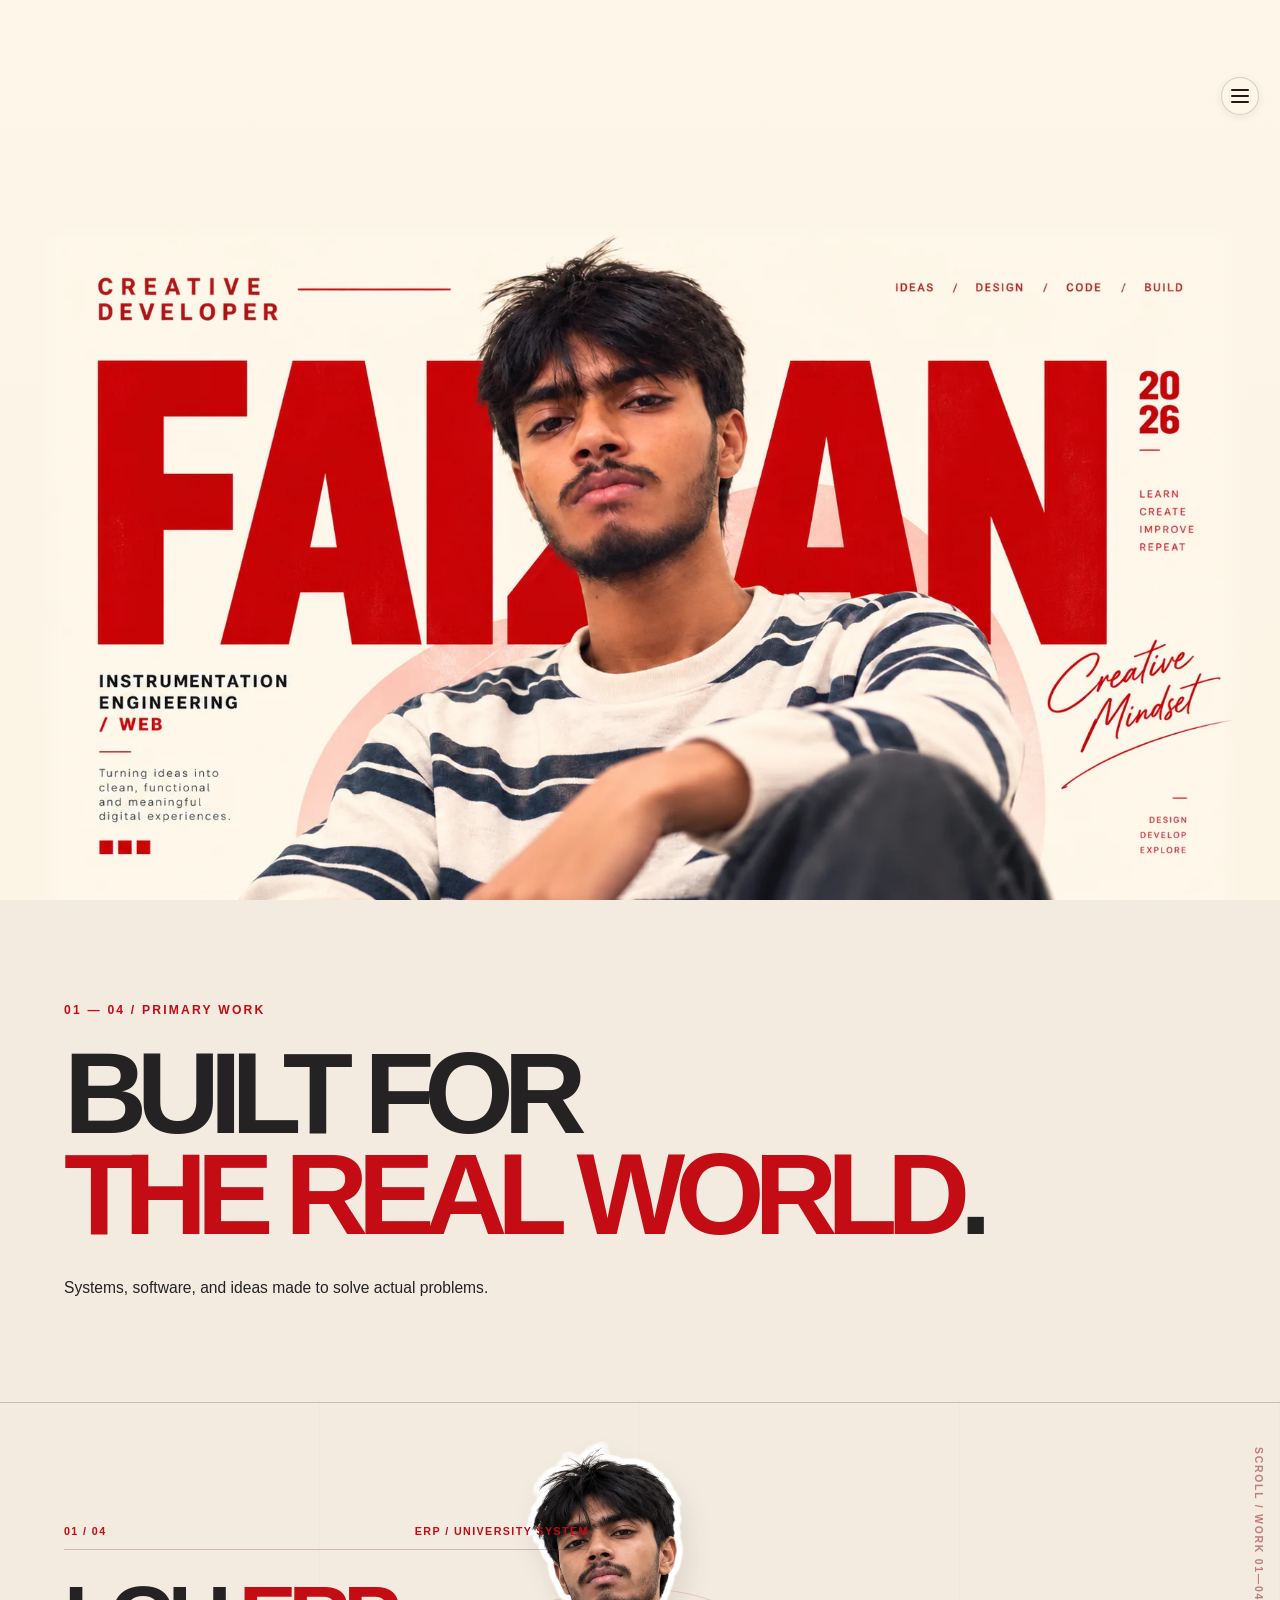
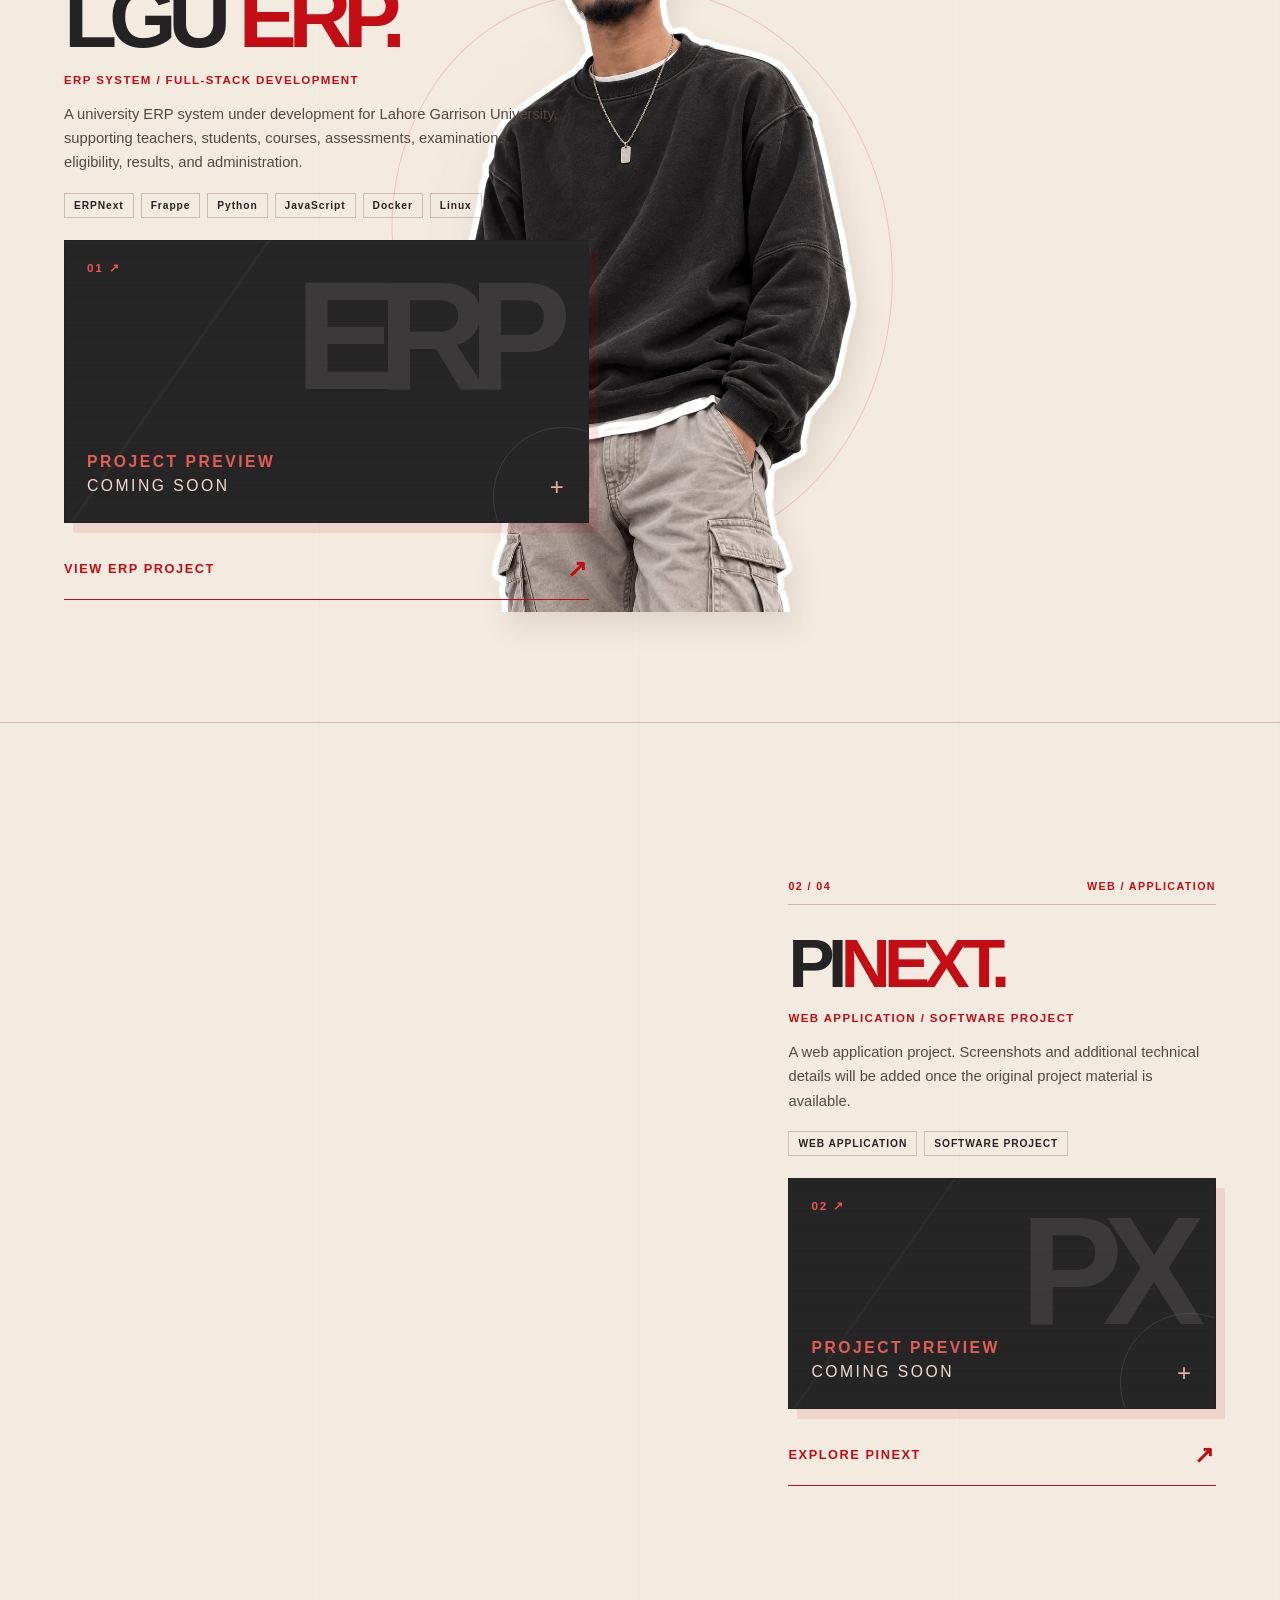
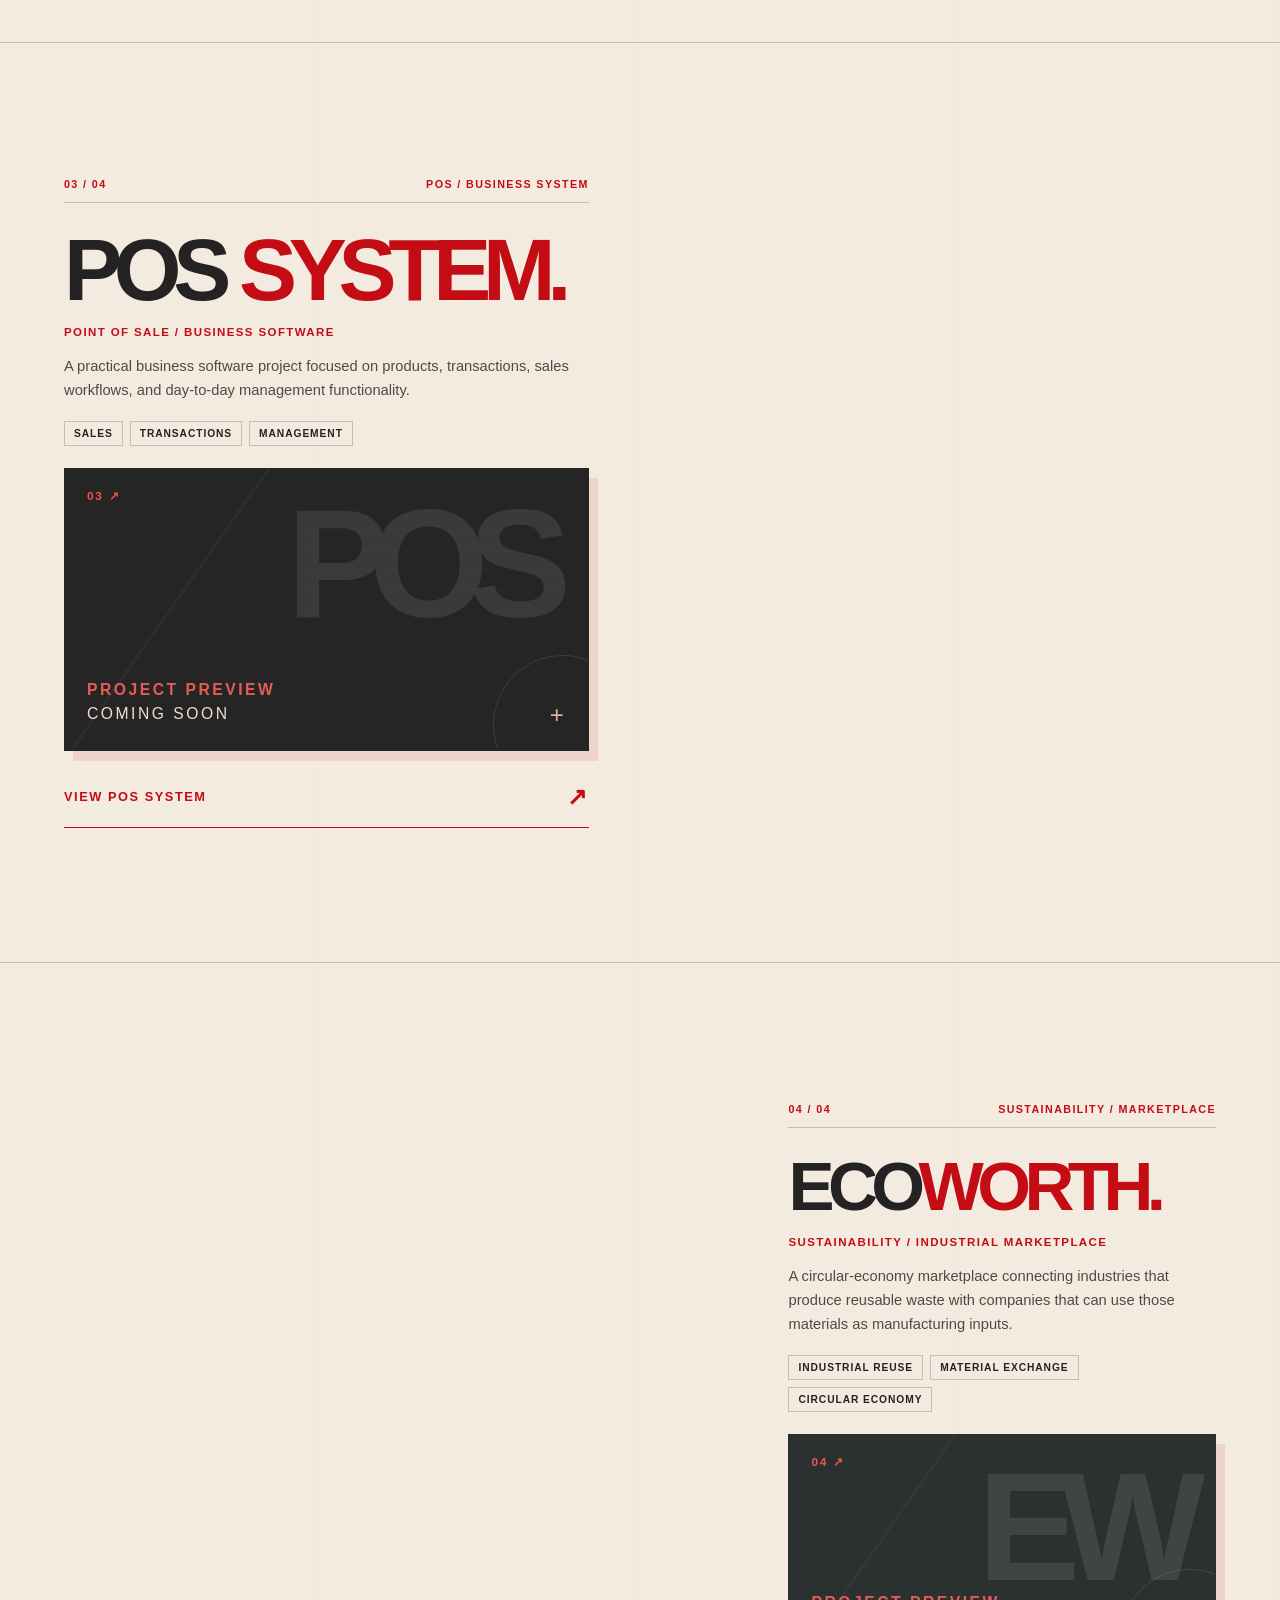
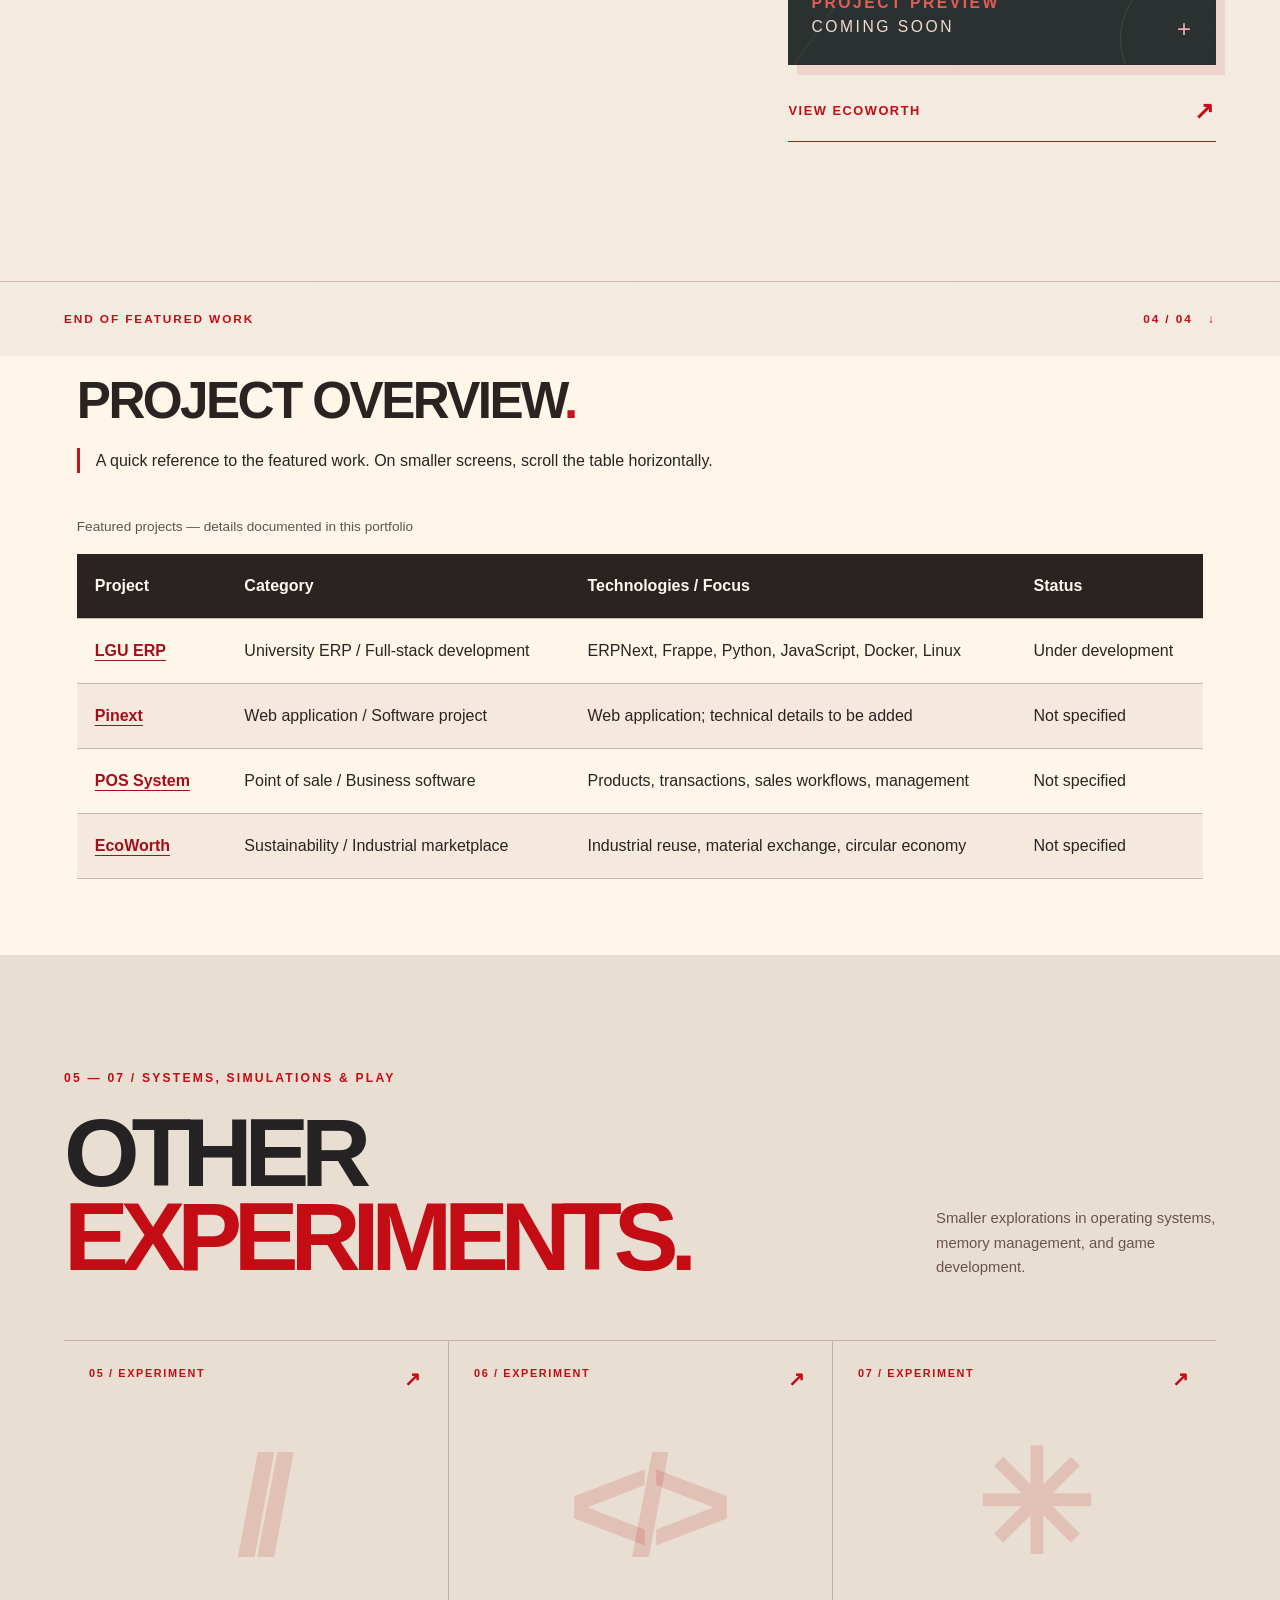
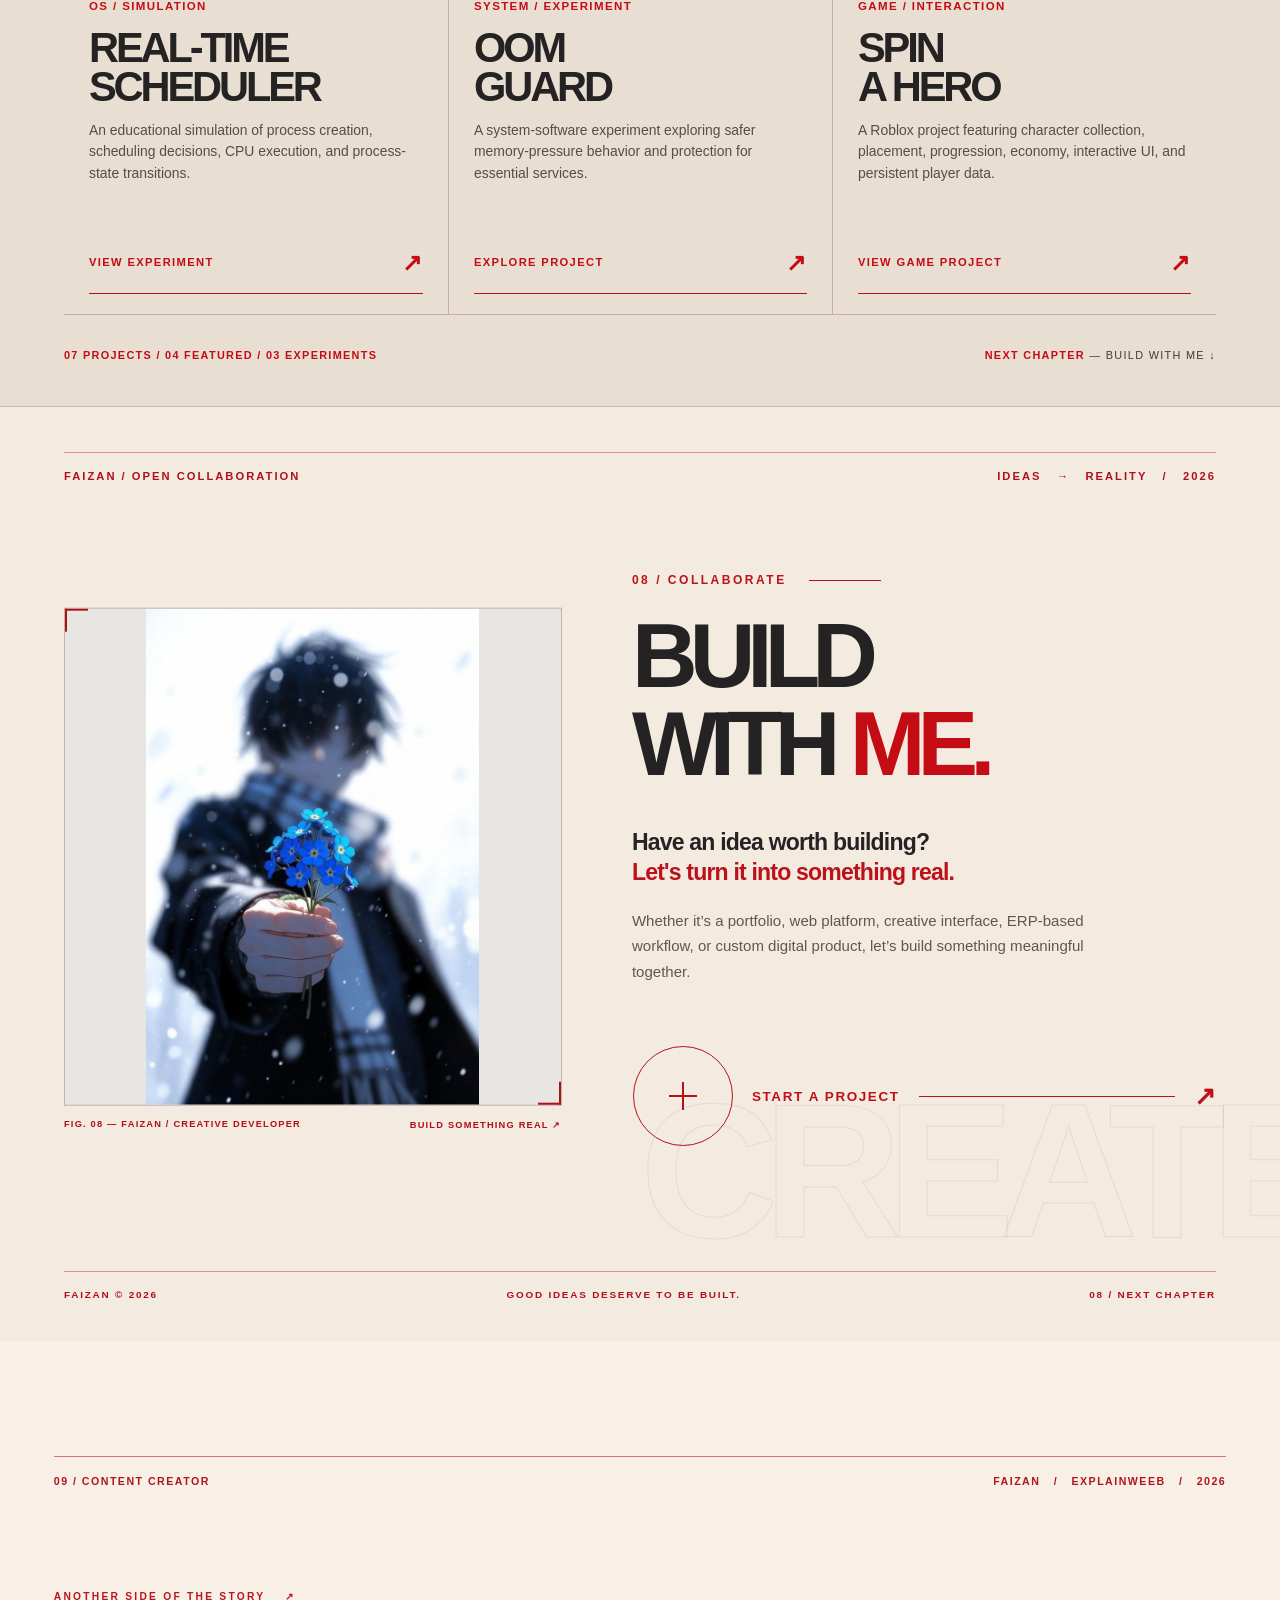
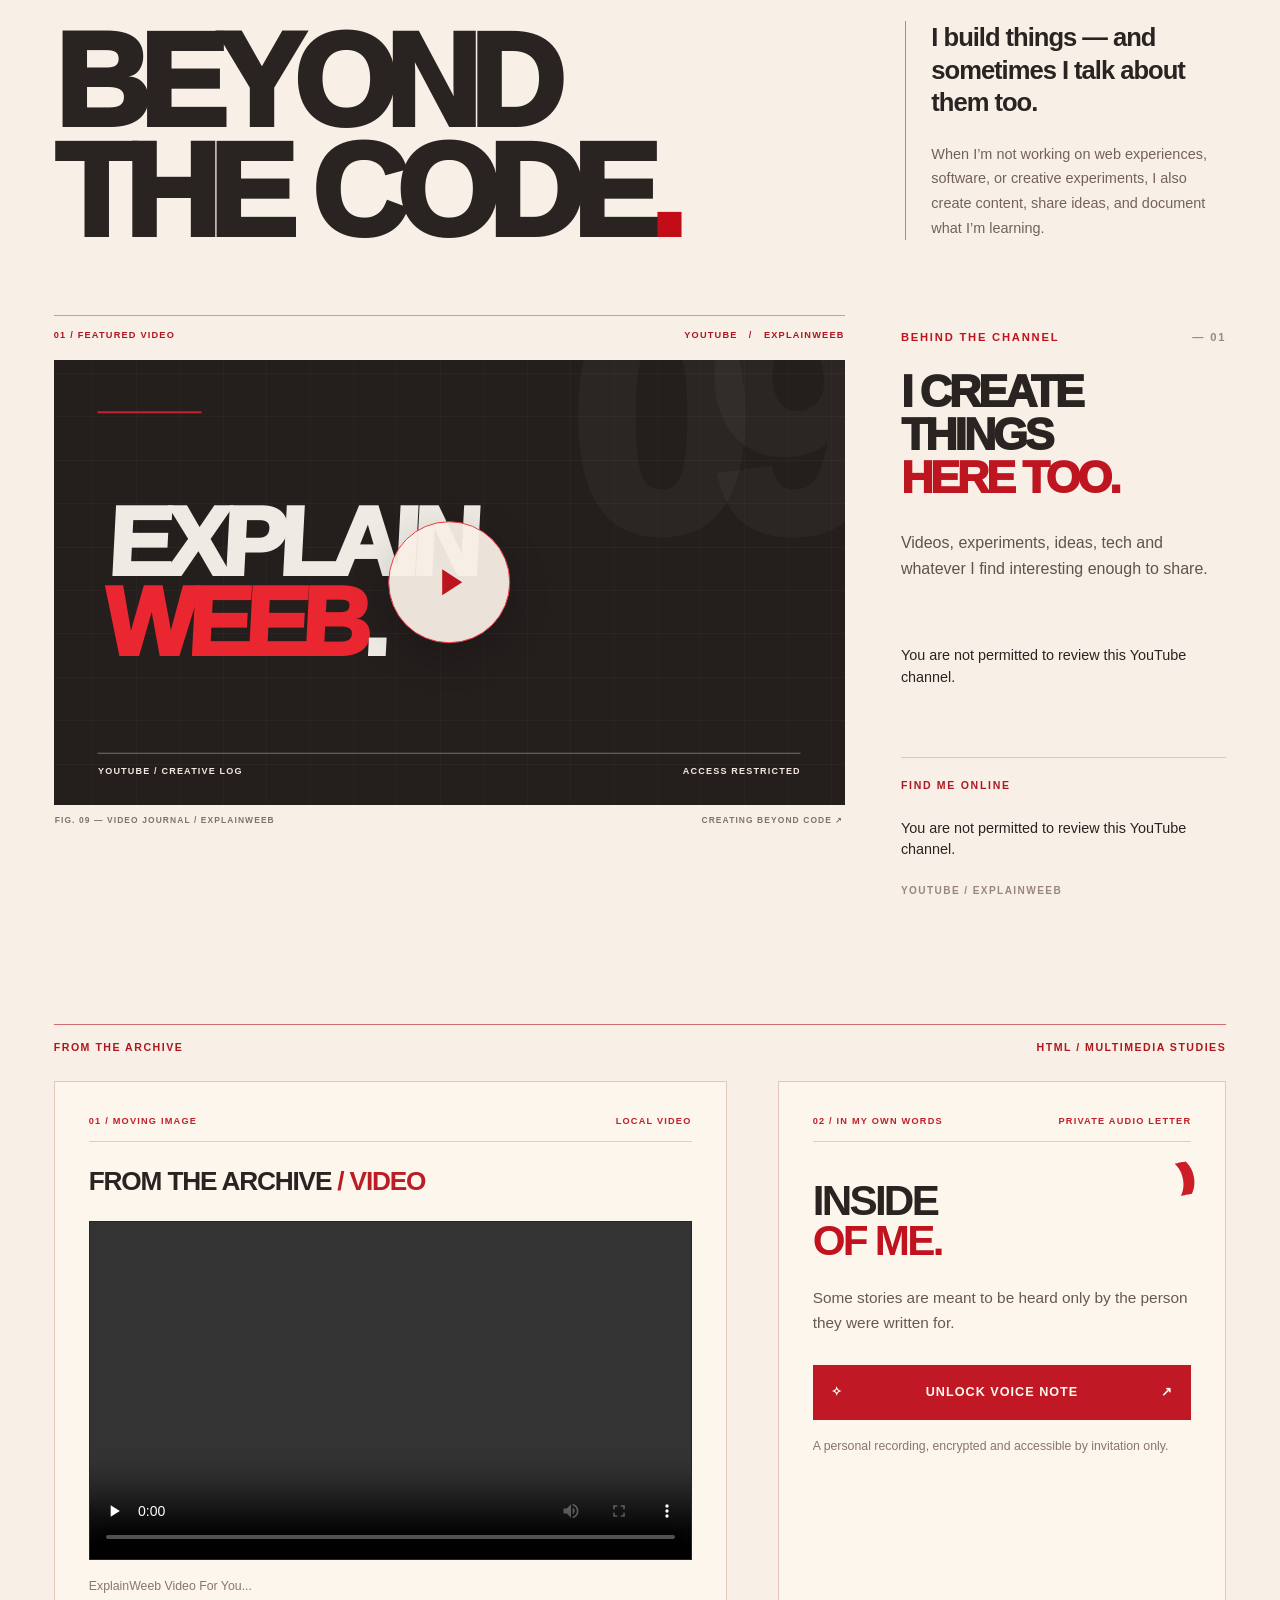
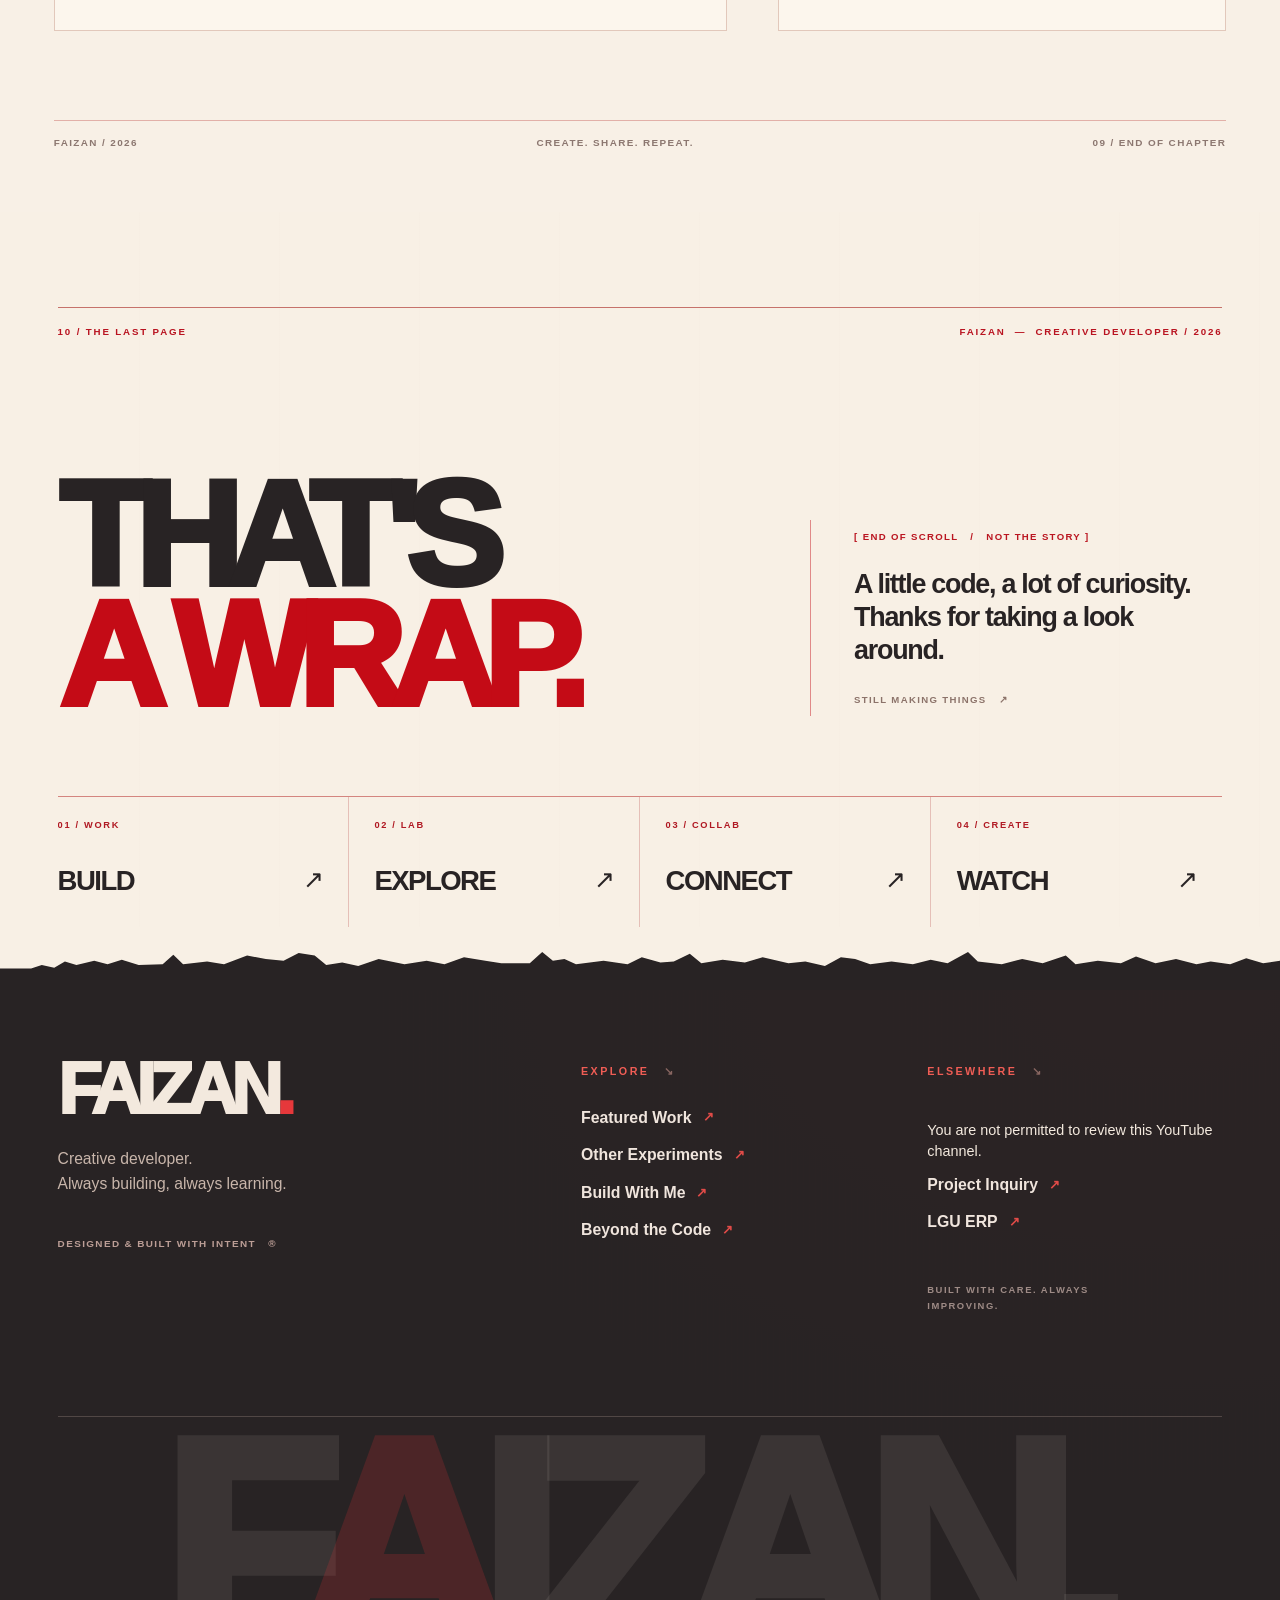
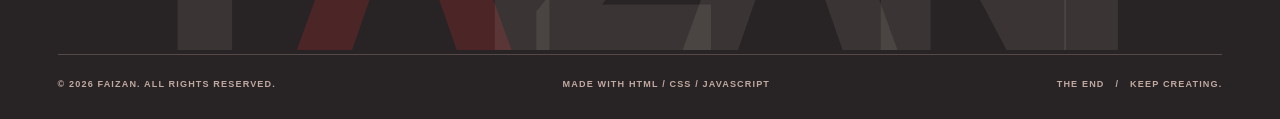
<file: faizan-portfolio/index.html>
<!DOCTYPE html>
<html lang="en">

<head>
  <meta charset="UTF-8">
  <meta name="viewport" content="width=device-width, initial-scale=1">
  <meta name="theme-color" content="#fdf6e9">
  <meta name="description" content="Faizan, a creative web developer in Lahore, Pakistan, building ERPNext and Frappe workflows, web applications, interactive experiences, and software projects.">
  <title>Faizan — Web Developer &amp; ERPNext Projects | Lahore</title>
  <meta property="og:type" content="website">
  <meta property="og:title" content="Faizan — Creative Developer &amp; Web Projects">
  <meta property="og:description" content="ERPNext, Frappe, web applications, and creative interactive projects from Lahore.">
  <meta property="og:image" content="/assets/og-card.jpg">
  <meta property="og:image:width" content="1200">
  <meta property="og:image:height" content="630">
  <meta name="twitter:card" content="summary_large_image">
  <link rel="icon" href="/assets/favicon.svg" type="image/svg+xml">
  <link rel="canonical" href="https://faizan-portfolio-for-you.vercel.app/">
  <script type="application/ld+json">{"@context":"https://schema.org","@type":"Person","name":"Faizan","jobTitle":"Creative Web Developer","address":{"@type":"PostalAddress","addressLocality":"Lahore","addressCountry":"PK"},"url":"https://faizan-portfolio-for-you.vercel.app/"}</script>
  <link rel="preload" as="image" href="assets/images/hero-main.webp" type="image/webp" fetchpriority="high">
  <link rel="stylesheet" href="css/style.css">
  <link rel="stylesheet" href="css/hero-menu.css">
  <style>
    /* Small embedded CSS example retained for the Web Technologies assignment. */
    ::selection {
      background: #cb070c;
      color: #fff8ee;
    }
  </style>
</head>

<body>
  <main id="home">
    <section class="hero-scroll-scene" id="heroScrollScene" aria-label="Introduction and scroll transition">
      <section class="hero" id="hero" aria-labelledby="heroTitle">
        <h1 id="heroTitle" class="sr-only">Faizan — Creative Web Developer and ERPNext Projects</h1>
        <!-- Three-page navigation: HERO only, never a sticky whole-site navbar. -->
        <nav class="hero-page-menu" id="heroPageMenu" aria-label="Portfolio pages">
          <button class="hero-menu-toggle" type="button" id="heroMenuToggle"
            aria-label="Open page menu" aria-controls="heroMenuPanel" aria-expanded="false">
            <span>MENU</span><span class="hero-menu-lines" aria-hidden="true"><i></i><i></i></span>
          </button>
          <div class="hero-menu-panel" id="heroMenuPanel" hidden>
            <div class="hero-menu-kicker"><span>FAIZAN / PAGE INDEX</span><span>01—03</span></div>
            <a class="hero-menu-link" href="index.html" aria-current="page"><small>01</small><span>Home</span><b aria-hidden="true">↗</b></a>
            <a class="hero-menu-link" href="about.html"><small>02</small><span>About me</span><b aria-hidden="true">↗</b></a>
            <a class="hero-menu-link" href="project-inquiry.html"><small>03</small><span>Project inquiry</span><b aria-hidden="true">↗</b></a>
            <div class="hero-menu-foot">THREE PAGES. ONE STORY.</div>
          </div>
        </nav>
        <p class="sr-only">Instrumentation engineering and web. Turning ideas into clean, functional and meaningful
          digital experiences.</p>

        <!-- Static hero: the portrait, big FAIZAN lettering, background, and
             details are ONE original image. No layer moves during scrolling. -->
        <div class="hero-stage" id="heroStage">
          <img class="original-frame" src="assets/images/hero-main.webp" width="1672" height="941" decoding="async"
            alt="Faizan with oversized red typography and editorial portfolio details" draggable="false"
            fetchpriority="high">

          <!-- The same original cursor-controlled blue-letter reveal. -->
          <img class="blue-reveal" id="blueReveal" src="assets/images/faizan-blue-clean.webp" width="1672" height="941"
            alt="" aria-hidden="true" decoding="async" fetchpriority="low" draggable="false">

          <!-- Left header text / line plus inert right side ideas text. -->
          <img class="header-art" src="assets/images/header-details.webp" width="1672" height="941" alt=""
            aria-hidden="true" decoding="async" draggable="false">
        </div>
        <div class="cursor-ring" id="cursorRing" aria-hidden="true"></div>
      </section>
    </section>

    <!-- The Featured Work section rises directly from beneath the fixed hero.
         No redundant Selected Projects splash page. -->
    <section class="featured-work" id="featured-work" aria-labelledby="featuredTitle">
      <div class="work-masthead">
        <span>FAIZAN / WORK INDEX</span>
        <span>FEATURED PROJECTS&nbsp; / &nbsp;2026</span>
      </div>
      <div class="work-headline">
        <p class="work-kicker">01 — 04 / PRIMARY WORK</p>
        <h2 id="featuredTitle">BUILT FOR<br><span>THE REAL WORLD</span><b>.</b></h2>
        <p>Systems, software, and ideas made to solve actual problems.</p>
      </div>

      <div class="featured-journey" id="featuredJourney">
        <!-- This portrait remains a single fixed-looking, sticky visual element.
             It does not move on its own; project cards scroll past it. -->
        <div class="portrait-pin" aria-hidden="true">
          <span class="portrait-halo"></span>
          <img src="assets/images/portrait-sticker.webp" width="1024" height="1536" alt="" loading="lazy" decoding="async"
            draggable="false">
          <span class="portrait-caption">CREATIVE<br>DEVELOPER<span>®</span></span>
        </div>
        <div class="project-side-marker" aria-hidden="true">SCROLL / WORK 01—04</div>

        <article class="feature-project feature-left" id="work-erp" data-project-id="erp">
          <div class="feature-content reveal-on-scroll">
            <div class="feature-top"><span>01 / 04</span><span>ERP / UNIVERSITY SYSTEM</span></div>
            <h3 class="project-name">LGU <em>ERP</em><span class="word-period">.</span></h3>
            <p class="project-category">ERP System / Full-Stack Development</p>
            <p class="project-description">A university ERP system under development for Lahore Garrison University,
              supporting teachers, students, courses, assessments, examinations, eligibility, results, and
              administration.</p>
            <div class="tech-list" aria-label="Technologies">
              <span>ERPNext</span><span>Frappe</span><span>Python</span><span>JavaScript</span><span>Docker</span><span>Linux</span>
            </div>
            <a class="project-preview project-preview-link" href="https://erp.lgo.video.pk/" target="_blank"
              rel="noopener noreferrer"
              aria-label="Open LGU ERP website in a new tab (screenshot preview is coming soon)">
              <span class="preview-watermark">ERP</span>
              <span class="preview-corner">01 ↗</span>
              <span class="preview-status"><b>PROJECT PREVIEW</b><br>COMING SOON</span>
              <span class="preview-cross" aria-hidden="true">+</span>
            </a>
            <a class="project-cta" href="https://erp.lgo.video.pk/" target="_blank" rel="noopener noreferrer"
              aria-label="Open LGU ERP website in a new tab">VIEW ERP PROJECT <span aria-hidden="true">↗</span></a>
          </div>
        </article>

        <article class="feature-project feature-right" id="work-pinext" data-project-id="pinext">
          <div class="feature-content reveal-on-scroll">
            <div class="feature-top"><span>02 / 04</span><span>WEB / APPLICATION</span></div>
            <h3 class="project-name">PI<span class="word-accent">NEXT</span><span class="word-period">.</span></h3>
            <p class="project-category">Web Application / Software Project</p>
            <p class="project-description">A web application project. Screenshots and additional technical details will
              be added once the original project material is available.</p>
            <div class="tech-list" aria-label="Project context"><span>WEB APPLICATION</span><span>SOFTWARE
                PROJECT</span></div>
            <div class="project-preview" role="img"
              aria-label="Pinext screenshot not yet supplied. Project preview coming soon.">
              <span class="preview-watermark">PX</span>
              <span class="preview-corner">02 ↗</span>
              <span class="preview-status"><b>PROJECT PREVIEW</b><br>COMING SOON</span>
              <span class="preview-cross" aria-hidden="true">+</span>
            </div>
            <button class="project-cta" type="button" data-open-project="work-pinext" aria-haspopup="dialog">EXPLORE
              PINEXT <span aria-hidden="true">↗</span></button>
          </div>
        </article>

        <article class="feature-project feature-left" id="work-pos" data-project-id="pos">
          <div class="feature-content reveal-on-scroll">
            <div class="feature-top"><span>03 / 04</span><span>POS / BUSINESS SYSTEM</span></div>
            <h3 class="project-name">POS <em>SYSTEM</em><span class="word-period">.</span></h3>
            <p class="project-category">Point of Sale / Business Software</p>
            <p class="project-description">A practical business software project focused on products, transactions,
              sales workflows, and day-to-day management functionality.</p>
            <div class="tech-list" aria-label="Project focus">
              <span>SALES</span><span>TRANSACTIONS</span><span>MANAGEMENT</span></div>
            <div class="project-preview" role="img"
              aria-label="POS screenshot not yet supplied. Project preview coming soon.">
              <span class="preview-watermark">POS</span>
              <span class="preview-corner">03 ↗</span>
              <span class="preview-status"><b>PROJECT PREVIEW</b><br>COMING SOON</span>
              <span class="preview-cross" aria-hidden="true">+</span>
            </div>
            <button class="project-cta" type="button" data-open-project="work-pos" aria-haspopup="dialog">VIEW POS
              SYSTEM <span aria-hidden="true">↗</span></button>
          </div>
        </article>

        <article class="feature-project feature-right" id="work-ecoworth" data-project-id="ecoworth">
          <div class="feature-content reveal-on-scroll">
            <div class="feature-top"><span>04 / 04</span><span>SUSTAINABILITY / MARKETPLACE</span></div>
            <h3 class="project-name">ECO<em>WORTH</em><span class="word-period">.</span></h3>
            <p class="project-category">Sustainability / Industrial Marketplace</p>
            <p class="project-description">A circular-economy marketplace connecting industries that produce reusable
              waste with companies that can use those materials as manufacturing inputs.</p>
            <div class="tech-list" aria-label="Project focus"><span>INDUSTRIAL REUSE</span><span>MATERIAL
                EXCHANGE</span><span>CIRCULAR ECONOMY</span></div>
            <div class="project-preview project-preview-eco" role="img"
              aria-label="EcoWorth screenshot not yet supplied. Project preview coming soon.">
              <span class="preview-watermark">EW</span>
              <span class="preview-corner">04 ↗</span>
              <span class="preview-status"><b>PROJECT PREVIEW</b><br>COMING SOON</span>
              <span class="preview-cross" aria-hidden="true">+</span>
            </div>
            <button class="project-cta" type="button" data-open-project="work-ecoworth" aria-haspopup="dialog">VIEW
              ECOWORTH <span aria-hidden="true">↗</span></button>
          </div>
        </article>
      </div>
      <div class="featured-endline"><span>END OF FEATURED WORK</span><span>04 / 04 &nbsp; ↓</span></div>
    </section>

    <section class="project-overview" aria-labelledby="overview-title">
      <p class="work-kicker">THE WORK / AT A GLANCE</p>
      <h2 id="overview-title">PROJECT OVERVIEW<span>.</span></h2>
      <!-- Assignment: visible inline CSS emphasizes the table's reading guidance. -->
      <p id="overview-help" style="border-left: 3px solid #c1121e; padding-left: 16px;">A quick reference to the featured work. On smaller screens, scroll the table horizontally.</p>
      <div class="project-table-scroll" role="region" aria-labelledby="overview-title" aria-describedby="overview-help" tabindex="0">
        <table class="project-table">
          <caption>Featured projects — details documented in this portfolio</caption>
          <thead><tr><th scope="col">Project</th><th scope="col">Category</th><th scope="col">Technologies / Focus</th><th scope="col">Status</th></tr></thead>
          <tbody>
            <tr><th scope="row"><a href="#work-erp">LGU ERP</a></th><td>University ERP / Full-stack development</td><td>ERPNext, Frappe, Python, JavaScript, Docker, Linux</td><td>Under development</td></tr>
            <tr><th scope="row"><a href="#work-pinext">Pinext</a></th><td>Web application / Software project</td><td>Web application; technical details to be added</td><td>Not specified</td></tr>
            <tr><th scope="row"><a href="#work-pos">POS System</a></th><td>Point of sale / Business software</td><td>Products, transactions, sales workflows, management</td><td>Not specified</td></tr>
            <tr><th scope="row"><a href="#work-ecoworth">EcoWorth</a></th><td>Sustainability / Industrial marketplace</td><td>Industrial reuse, material exchange, circular economy</td><td>Not specified</td></tr>
          </tbody>
        </table>
      </div>
    </section>

    <!-- Smaller supporting projects: deliberately separate from featured work. -->
    <section class="other-experiments" id="other-experiments" aria-labelledby="experimentsTitle">
      <div class="experiments-head reveal-on-scroll">
        <div>
          <p class="work-kicker">05 — 07 / SYSTEMS, SIMULATIONS & PLAY</p>
          <h2 id="experimentsTitle">OTHER <em>EXPERIMENTS</em><span>.</span></h2>
        </div>
        <p>Smaller explorations in operating systems, memory management, and game development.</p>
      </div>
      <div class="experiments-grid">
        <article class="experiment-card reveal-on-scroll" id="work-scheduler" data-project-id="scheduler">
          <div class="experiment-top"><span>05 / EXPERIMENT</span><span aria-hidden="true">↗</span></div>
          <div class="experiment-symbol" aria-hidden="true">//</div>
          <div class="experiment-body">
            <p class="project-category">OS / SIMULATION</p>
            <h3 class="project-name">REAL-TIME<br>SCHEDULER</h3>
            <p class="project-description">An educational simulation of process creation, scheduling decisions, CPU
              execution, and process-state transitions.</p>
          </div>
          <button class="project-cta" type="button" data-open-project="work-scheduler" aria-haspopup="dialog">VIEW
            EXPERIMENT <span aria-hidden="true">↗</span></button>
        </article>
        <article class="experiment-card reveal-on-scroll" id="work-oom" data-project-id="oom">
          <div class="experiment-top"><span>06 / EXPERIMENT</span><span aria-hidden="true">↗</span></div>
          <div class="experiment-symbol" aria-hidden="true">&lt;/&gt;</div>
          <div class="experiment-body">
            <p class="project-category">SYSTEM / EXPERIMENT</p>
            <h3 class="project-name">OOM<br>GUARD</h3>
            <p class="project-description">A system-software experiment exploring safer memory-pressure behavior and
              protection for essential services.</p>
          </div>
          <button class="project-cta" type="button" data-open-project="work-oom" aria-haspopup="dialog">EXPLORE PROJECT
            <span aria-hidden="true">↗</span></button>
        </article>
        <article class="experiment-card reveal-on-scroll" id="work-spin" data-project-id="spin">
          <div class="experiment-top"><span>07 / EXPERIMENT</span><span aria-hidden="true">↗</span></div>
          <div class="experiment-symbol" aria-hidden="true">✳</div>
          <div class="experiment-body">
            <p class="project-category">GAME / INTERACTION</p>
            <h3 class="project-name">SPIN<br>A HERO</h3>
            <p class="project-description">A Roblox project featuring character collection, placement, progression,
              economy, interactive UI, and persistent player data.</p>
          </div>
          <button class="project-cta" type="button" data-open-project="work-spin" aria-haspopup="dialog">VIEW GAME
            PROJECT <span aria-hidden="true">↗</span></button>
        </article>
      </div>
      <div class="work-outro">
        <span>07 PROJECTS / 04 FEATURED / 03 EXPERIMENTS</span>
        <p>NEXT CHAPTER <b>— BUILD WITH ME ↓</b></p>
      </div>
    </section>


    <!-- 08 / COLLABORATE — exactly one new section. Projects and hero above are unchanged. -->
    <section class="build-with-me" id="build-with-me" aria-labelledby="buildWithMeHeading">
      <div class="collab-inner">
        <div class="collab-topline" aria-hidden="true">
          <span>FAIZAN / OPEN COLLABORATION</span>
          <span>IDEAS &nbsp; → &nbsp; REALITY &nbsp; / &nbsp; 2026</span>
        </div>

        <div class="collab-layout">
          <div class="collab-intro collab-enter" style="--collab-delay:0ms">
            <p class="collab-kicker">08 / COLLABORATE <span class="collab-kicker-line" aria-hidden="true"></span></p>
          </div>

          <div class="collab-headline collab-enter" style="--collab-delay:130ms">
            <h2 id="buildWithMeHeading"><span class="collab-title-line"><span>BUILD</span></span><span
                class="collab-title-line"><span>WITH <em>ME.</em></span></span></h2>
          </div>

          <div class="collab-image-block">
            <div class="collab-photo-depth" id="collabPhotoDepth">
              <figure class="collab-photo collab-enter" style="--collab-delay:190ms">
                <div class="collab-image-square">
                  <img src="assets/images/project-inquiry-portrait.png.jfif"
                    alt="Portrait of Faizan in a plaid overshirt against a bright blue sky" width="1254" height="1254"
                    loading="lazy" decoding="async" draggable="false">
                  <span class="collab-frame-corner corner-one" aria-hidden="true"></span>
                  <span class="collab-frame-corner corner-two" aria-hidden="true"></span>
                </div>
                <figcaption><span>FIG. 08 — FAIZAN / CREATIVE DEVELOPER</span><span>BUILD SOMETHING REAL ↗</span>
                </figcaption>
              </figure>
            </div>
          </div>

          <div class="collab-copy collab-enter" style="--collab-delay:310ms">
            <p class="collab-opening">Have an idea worth building?<br><strong>Let's turn it into something
                real.</strong></p>
            <p class="collab-description">Whether it’s a portfolio, web platform, creative interface, ERP-based
              workflow, or custom digital product, let’s build something meaningful together.</p>
          </div>

          <a class="collab-cta collab-enter" id="collabCta" href="project-inquiry.html" style="--collab-delay:430ms"
            aria-label="Start a project — open project inquiry page">
            <span class="collab-plus" id="collabPlus" aria-hidden="true"><span class="collab-plus-mark"></span></span>
            <span class="collab-cta-label">START A PROJECT</span>
            <span class="collab-cta-line" aria-hidden="true"></span>
            <span class="collab-cta-arrow" aria-hidden="true">↗</span>
          </a>
        </div>

        <div class="collab-bottomline" aria-hidden="true">
          <span>FAIZAN © 2026</span>
          <span>GOOD IDEAS DESERVE TO BE BUILT.</span>
          <span>08 / NEXT CHAPTER</span>
        </div>
        <span class="collab-ghost" id="collabGhost" aria-hidden="true">CREATE</span>
      </div>
    </section>


    <!-- 09 / CONTENT CREATOR — ExplainWeeb, media and experiments.
         Featured video: replace placeholder with an actual video URL when available.
         Project Inquiry, Hero, Projects and Build With Me remain untouched. -->
    <section class="creator-section" id="content-creator" aria-labelledby="creatorTitle">
      <div class="creator-container">
        <div class="creator-masthead creator-enter" style="--creator-delay:0ms">
          <span>09 / CONTENT CREATOR</span>
          <span>FAIZAN &nbsp; / &nbsp; EXPLAINWEEB &nbsp; / &nbsp; 2026</span>
        </div>

        <div class="creator-intro">
          <div class="creator-heading-block creator-enter" style="--creator-delay:95ms">
            <p class="creator-eyebrow">ANOTHER SIDE OF THE STORY <span aria-hidden="true">↗</span></p>
            <h2 id="creatorTitle">BEYOND<br><span>THE CODE<em>.</em></span></h2>
          </div>
          <div class="creator-intro-copy creator-enter" style="--creator-delay:220ms">
            <p class="creator-statement">I build things — and sometimes I talk about them too.</p>
            <p>When I’m not working on web experiences, software, or creative experiments, I also create content, share
              ideas, and document what I’m learning.</p>
          </div>
        </div>

        <div class="creator-feature-grid">
          <div class="creator-feature creator-enter" style="--creator-delay:275ms">
            <div class="creator-feature-top">
              <span>01 / FEATURED VIDEO</span>
              <span>YOUTUBE &nbsp; / &nbsp; EXPLAINWEEB</span>
            </div>
            <div class="creator-video-frame" id="youtube-video"
              aria-label="ExplainWeeb featured video, access restricted">
              <div class="creator-artwork" id="creatorArtwork" aria-hidden="true">
                <div class="creator-artwork-rule creator-artwork-rule-one"></div>
                <div class="creator-artwork-title"><span>EXPLAIN</span><strong>WEEB<span
                      class="creator-dot">.</span></strong></div>
                <div class="creator-artwork-meta"><span>YOUTUBE / CREATIVE LOG</span><span>ACCESS RESTRICTED</span>
                </div>
              </div>
              <button class="creator-play" id="creatorPlay" type="button"
                aria-label="Play featured video" aria-controls="creatorVideoNotice" aria-expanded="false">
                <span class="creator-play-icon" aria-hidden="true"></span>
              </button>
              <div class="creator-video-notice" id="creatorVideoNotice" role="status" aria-live="polite" tabindex="-1" hidden>
                <strong>You are not permitted to access this URL.</strong>
                <span>You are not permitted to review this YouTube channel.</span>
              </div>
            </div>
            <div class="creator-feature-caption"><span>FIG. 09 — VIDEO JOURNAL / EXPLAINWEEB</span><span>CREATING BEYOND
                CODE ↗</span></div>
          </div>

          <aside class="creator-aside creator-enter" style="--creator-delay:365ms"
            aria-label="Content creator and channel information">
            <p class="creator-aside-kicker">BEHIND THE CHANNEL <span aria-hidden="true">— 01</span></p>
            <h3>I CREATE<br>THINGS<br><em>HERE TOO.</em></h3>
            <p class="creator-aside-description">Videos, experiments, ideas, tech and whatever I find interesting enough
              to share.</p>
            <p class="channel-restriction">You are not permitted to review this YouTube channel.</p>
            <div class="creator-social creator-enter" style="--creator-delay:440ms">
              <span>FIND ME ONLINE</span>
              <p class="channel-restriction">You are not permitted to review this YouTube channel.</p>
              <span class="creator-social-footnote">YOUTUBE / EXPLAINWEEB</span>
            </div>
          </aside>
        </div>

        <div class="creator-media-label creator-enter" style="--creator-delay:60ms">
          <span>FROM THE ARCHIVE</span><span>HTML / MULTIMEDIA STUDIES</span>
        </div>
        <div class="creator-media-grid">
          <article class="creator-native-video creator-enter" style="--creator-delay:160ms"
            aria-labelledby="creatorArchiveTitle">
            <div class="creator-media-header"><span>01 / MOVING IMAGE</span><span>LOCAL VIDEO</span></div>
            <h3 id="creatorArchiveTitle">FROM THE ARCHIVE <span>/ VIDEO</span></h3>
            <div class="creator-native-video-shell">
              <video controls preload="none" playsinline aria-label="ExplainWeeb creator video"
                class="creator-native-video-player">
                <source src="assets/images/Emperors Knight Betrayed And Killed But in Hindi Explain Weeb.mp4" type="video/mp4">
                Your browser does not support the video element.
              </video>
              <!-- <div class="creator-local-video-placeholder" aria-hidden="true">
                <span>FAIZAN / VIDEO ARCHIVE</span>
                <strong>YOUR VIDEO<br><em>GOES HERE.</em></strong>
                <span>ADD YOUR MP4 TO ACTIVATE PLAYBACK ↗</span>
              </div> -->
            </div>
            <p class="creator-media-description">ExplainWeeb Video For You...</p>
          </article>

          <article class="creator-native-audio creator-enter" style="--creator-delay:290ms"
            aria-labelledby="creatorAudioTitle">
            <div class="creator-media-header"><span>02 / IN MY OWN WORDS</span><span>PRIVATE AUDIO LETTER</span></div>
            <div class="creator-audio-content">
              <span class="creator-sound-glyph" aria-hidden="true">)))</span>
              <h3 id="creatorAudioTitle">INSIDE<br><em>OF ME.</em></h3>
              <p>Some stories are meant to be heard only by the person they were written for.</p>
              <button class="voice-vault-open" type="button" id="voiceVaultOpen"
                aria-haspopup="dialog" aria-controls="voiceVaultDialog">
                <span aria-hidden="true">✧</span> UNLOCK VOICE NOTE <span aria-hidden="true">↗</span>
              </button>
              <p class="creator-media-description">A personal recording, encrypted and accessible by invitation only.</p>
            </div>
          </article>
        </div>
        <div class="creator-bottom-rule" aria-hidden="true"><span>FAIZAN / 2026</span><span>CREATE. SHARE.
            REPEAT.</span><span>09 / END OF CHAPTER</span></div>
      </div>
    </section>


    <!-- PRIVATE VOICE NOTE: no public audio path, no embedded password or encryption key. -->
    <dialog class="voice-vault-dialog" id="voiceVaultDialog" aria-labelledby="voiceVaultTitle"
      aria-describedby="voiceVaultDescription">
      <div class="voice-vault-inner">
        <div class="voice-vault-topline">
          <span>INSIDE OF ME / PRIVATE ARCHIVE</span>
          <button type="button" class="voice-vault-close" id="voiceVaultClose" aria-label="Close private note">✕</button>
        </div>
        <p class="voice-vault-eyebrow">A LETTER KEPT THROUGH TIME — 2026</p>
        <h2 id="voiceVaultTitle">WHO'S<br><em>LISTENING?</em></h2>
        <p id="voiceVaultDescription">Choose who this moment is for.</p>
        <div class="voice-vault-roles" id="voiceVaultRoles">
          <button class="voice-vault-role" type="button" data-voice-audience="somebody">
            <span>01 / SOMEONE SPECIAL</span><strong>Somebody</strong><small>A message held close to my heart.</small><b aria-hidden="true">↗</b>
          </button>
          <button class="voice-vault-role" type="button" data-voice-audience="future">
            <span>02 / A FUTURE LETTER</span><strong>Future Faizan</strong><small>To the person I might become.</small><b aria-hidden="true">↗</b>
          </button>
        </div>
        <form id="voiceVaultForm" class="voice-vault-form" hidden novalidate>
          <button type="button" class="voice-vault-back" id="voiceVaultBack">← BACK TO CHOICES</button>
          <p class="voice-vault-welcome" id="voiceVaultWelcome" hidden>
            Welcome back, Faizan. Years may have passed since you recorded this. You may have changed,
            grown, or forgotten how deeply you once felt. Listen with kindness to the person you used to be.
          </p>
          <p class="voice-vault-welcome" id="voiceVaultSomebody" hidden>
            This is something I could never fully say out loud. If this letter was meant for you, you already have the key.
          </p>
          <label for="voiceVaultPassword">ENTER YOUR PRIVATE PASSWORD</label>
          <input id="voiceVaultPassword" type="password" autocomplete="off" autocapitalize="off"
            spellcheck="false" minlength="1" maxlength="256" required placeholder="Private password" />
          <button type="submit" class="voice-vault-submit" id="voiceVaultSubmit">UNLOCK LETTER ↗</button>
          <p class="voice-vault-status" id="voiceVaultStatus" role="status" aria-live="polite"></p>
          <div class="voice-vault-playback" id="voiceVaultPlayback" hidden>
            <span>THE LETTER IS OPEN</span>
            <audio id="voiceVaultPlayer" controls preload="none" aria-label="Private voice note"></audio>
            <small>Only listen somewhere private. Anyone with the password can save what they hear.</small>
          </div>
        </form>
      </div>
    </dialog>

    <!-- Remaining project CTAs open local details, never fabricated destinations. -->
    <dialog class="project-dialog" id="projectDialog" aria-labelledby="dialogTitle">
      <div class="dialog-inner">
        <div class="dialog-top"><span>FAIZAN / PROJECT DETAILS</span><button type="button" id="dialogClose"
            aria-label="Close project details">✕</button></div>
        <p class="dialog-category" id="dialogCategory"></p>
        <h2 id="dialogTitle"></h2>
        <p id="dialogDescription"></p>
        <div class="dialog-tags" id="dialogTags"></div>
        <p class="dialog-note">Project screenshot and public link are not available for this project yet.</p>
      </div>
    </dialog>
  </main>

  <!-- FINAL CHAPTER / Editorial footer.
       The Nature Place image was used for layout inspiration only;
       this keeps FAIZAN's own cream/vermillion/charcoal identity. -->
  <footer class="site-footer" id="site-footer" aria-labelledby="footerTitle">
    <div class="footer-paper">
      <div class="footer-container">
        <div class="footer-micro-head footer-enter">
          <span>10 / THE LAST PAGE</span>
          <span>FAIZAN &nbsp;—&nbsp; CREATIVE DEVELOPER / 2026</span>
        </div>

        <div class="footer-intro">
          <h2 id="footerTitle" class="footer-headline footer-enter">THAT'S<br><em>A WRAP.</em></h2>
          <div class="footer-note footer-enter">
            <span class="footer-note-number">[ END OF SCROLL &nbsp; / &nbsp; NOT THE STORY ]</span>
            <p>A little code, a lot of curiosity. Thanks for taking a look around.</p>
            <span class="footer-note-after">STILL MAKING THINGS &nbsp; ↗</span>
          </div>
        </div>

        <!-- Typographic editorial index strip, inspired by the reference's
             small gallery rhythm, not copied nature imagery. -->
        <nav class="footer-quick-index footer-enter" aria-label="Jump to portfolio chapters">
          <a href="#featured-work" class="footer-index-item"><span class="footer-index-count">01 /
              WORK</span><strong>BUILD<span>↗</span></strong></a>
          <a href="#other-experiments" class="footer-index-item"><span class="footer-index-count">02 /
              LAB</span><strong>EXPLORE<span>↗</span></strong></a>
          <a href="#build-with-me" class="footer-index-item"><span class="footer-index-count">03 /
              COLLAB</span><strong>CONNECT<span>↗</span></strong></a>
          <a href="#content-creator" class="footer-index-item"><span class="footer-index-count">04 /
              CREATE</span><strong>WATCH<span>↗</span></strong></a>
        </nav>
      </div>
    </div>

    <!-- Angular paper-cut skyline: subtle echo of the supplied footer
         reference's horizon without borrowing its green/nature imagery. -->
    <svg class="footer-horizon" viewBox="0 0 1440 74" preserveAspectRatio="none" aria-hidden="true" focusable="false">
      <path
        d="M0 48 L35 48 L47 44 L61 47 L73 40 L86 44 L106 39 L121 43 L137 38 L156 44 L183 43 L195 32 L206 43 L233 40 L252 43 L278 33 L299 37 L319 39 L336 30 L354 33 L367 44 L385 41 L403 45 L426 37 L455 43 L480 39 L500 43 L522 35 L546 39 L564 42 L596 42 L610 29 L622 39 L635 37 L648 43 L679 39 L706 43 L722 35 L743 41 L758 40 L776 31 L789 42 L813 38 L838 41 L858 35 L887 42 L906 40 L928 45 L946 35 L962 37 L979 43 L1003 40 L1027 43 L1047 38 L1066 42 L1089 29 L1100 40 L1127 43 L1150 37 L1173 42 L1199 33 L1210 43 L1235 39 L1261 42 L1278 34 L1300 42 L1323 37 L1346 43 L1362 40 L1384 43 L1402 36 L1421 42 L1440 39 L1440 74 L0 74 Z"
        fill="currentColor" />
    </svg>

    <div class="footer-ink">
      <div class="footer-container">
        <div class="footer-ink-top footer-enter">
          <div class="footer-signoff">
            <a href="#home" class="footer-wordmark" aria-label="FAIZAN, return to home">FAIZAN<span>.</span></a>
            <p>Creative developer.<br>Always building, always learning.</p>
            <span class="footer-signoff-stamp">DESIGNED &amp; BUILT WITH INTENT &nbsp; ®</span>
          </div>

          <nav class="footer-nav" aria-label="Footer navigation">
            <h3>EXPLORE <span>↘</span></h3>
            <a href="#featured-work">Featured Work <span>↗</span></a>
            <a href="#other-experiments">Other Experiments <span>↗</span></a>
            <a href="#build-with-me">Build With Me <span>↗</span></a>
            <a href="#content-creator">Beyond the Code <span>↗</span></a>
          </nav>

          <div class="footer-links">
            <h3>ELSEWHERE <span>↘</span></h3>
            <p class="channel-restriction">You are not permitted to review this YouTube channel.</p>
            <a href="project-inquiry.html">Project Inquiry <span>↗</span></a>
            <a href="https://erp.lgo.video.pk/" target="_blank" rel="noopener noreferrer">LGU ERP <span>↗</span></a>
            <p class="footer-no-fake-links">BUILT WITH CARE. ALWAYS IMPROVING.</p>
          </div>
        </div>

        <div class="footer-endmark footer-enter" aria-hidden="true">F<span>A</span>IZAN.</div>
        <div class="footer-bottomline">
          <span>© 2026 FAIZAN. ALL RIGHTS RESERVED.</span>
          <span>MADE WITH HTML / CSS / JAVASCRIPT</span>
          <span>THE END &nbsp; / &nbsp; KEEP CREATING.</span>
        </div>
      </div>
    </div>
  </footer>
  <script src="js/script.js" defer></script>
  <script src="js/private-voice.js" defer></script>
  <script src="js/hero-menu.js" defer></script>
</body>

</html>
</file>
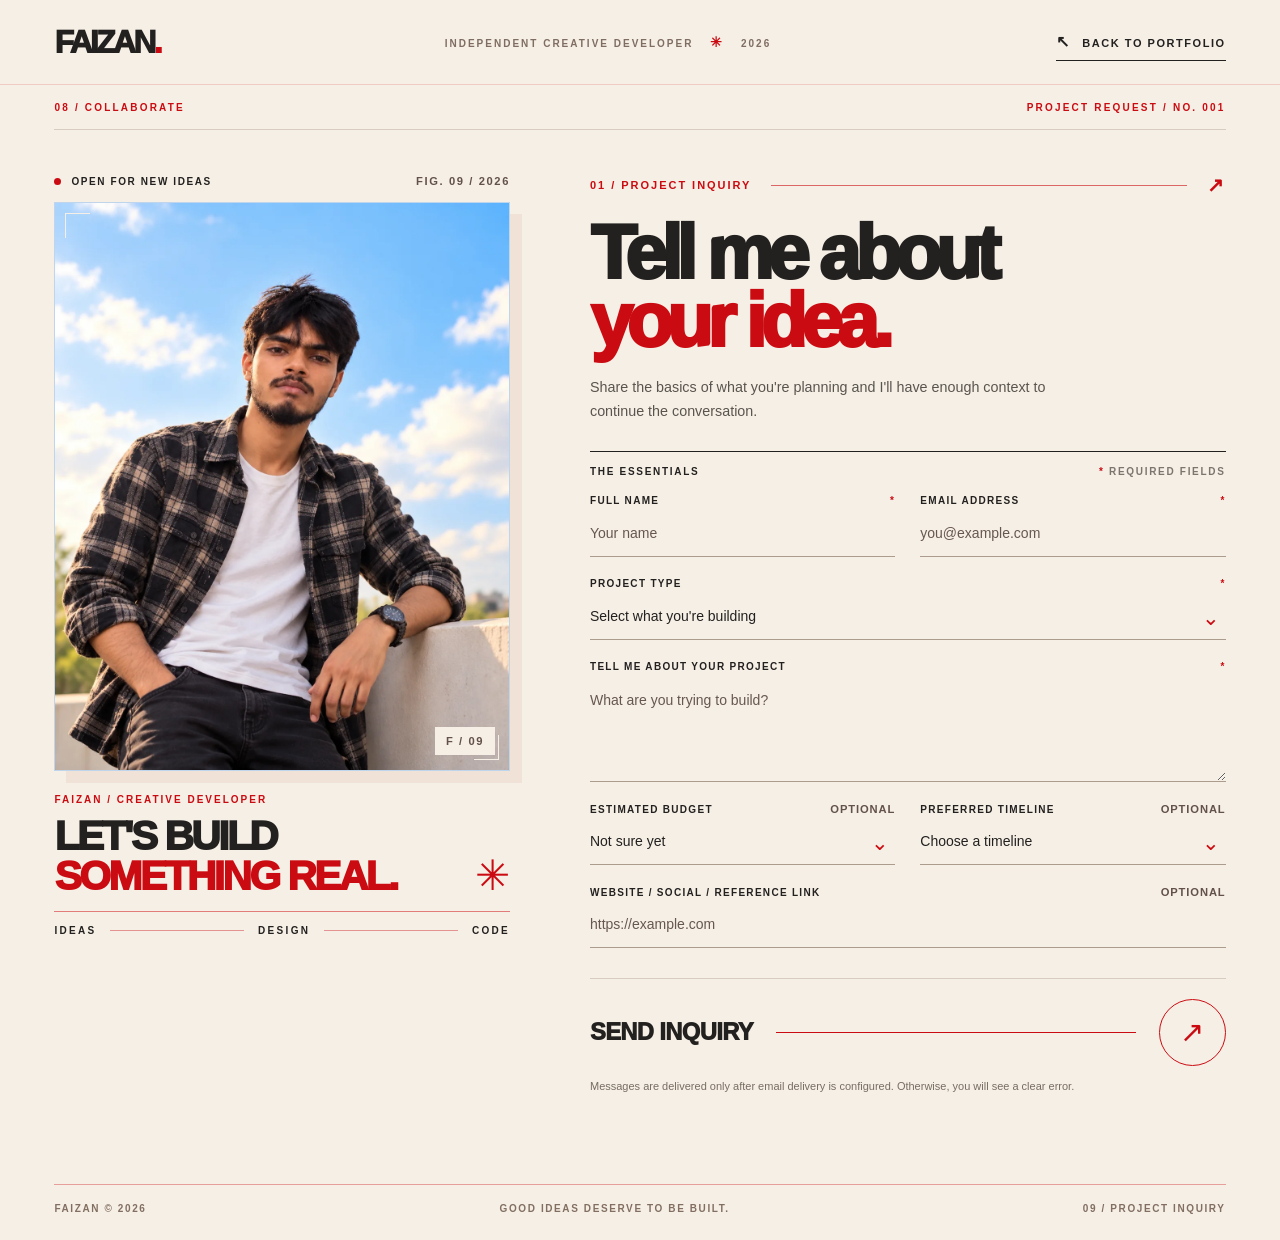
<file: Faizan's Portfolio/project-inquiry.html>
<!DOCTYPE html>
<html lang="en">
<head>
  <meta charset="UTF-8">
  <meta name="viewport" content="width=device-width, initial-scale=1">
  <meta name="description" content="Tell Faizan about your next website, software project, creative interface, or digital idea.">
  <meta name="theme-color" content="#f6efe5">
  <title>Project Inquiry — Faizan | Web Development</title>
  <link rel="icon" href="/assets/favicon.svg" type="image/svg+xml">
  <!-- Existing visual foundation is preserved. Inquiry-only overrides are scoped. -->
  <link rel="stylesheet" href="css/style.css">
  <link rel="stylesheet" href="css/inquiry.css">
  <script src="js/inquiry.js" defer></script>
</head>
<body class="inquiry-page">
  <div class="inquiry-shell">
    <header class="inquiry-site-header">
      <a class="inquiry-wordmark" href="index.html" aria-label="Faizan portfolio home">FAIZAN<span>.</span></a>
      <span class="inquiry-header-center" aria-hidden="true">INDEPENDENT CREATIVE DEVELOPER <span>✳</span> 2026</span>
      <a class="inquiry-back-link" href="index.html#build-with-me"><span aria-hidden="true">↖</span> BACK TO PORTFOLIO</a>
    </header>

    <main id="main-content" class="inquiry-main">
      <div class="inquiry-page-rule"><span>08 / COLLABORATE</span><span>PROJECT REQUEST / NO. 001</span></div>

      <div class="inquiry-layout">
        <section class="inquiry-visual" aria-labelledby="inquiry-visual-heading">
          <div class="inquiry-visual-top">
            <span class="inquiry-micro-label"><i aria-hidden="true"></i> OPEN FOR NEW IDEAS</span>
            <span class="inquiry-micro-code">FIG. 09 / 2026</span>
          </div>
          <div class="inquiry-photo-frame">
            <img class="inquiry-photo" src="assets/images/project-inquiry-portrait.webp"
                 alt="Faizan seated outdoors in a dark plaid overshirt with a blue sky behind him"
                 width="1122" height="1402" decoding="async" fetchpriority="high" draggable="false">
            <span class="inquiry-corner inquiry-corner--tl" aria-hidden="true"></span>
            <span class="inquiry-corner inquiry-corner--br" aria-hidden="true"></span>
            <span class="inquiry-photo-index" aria-hidden="true">F / 09</span>
          </div>
          <div class="inquiry-visual-caption">
            <div>
              <span class="inquiry-caption-kicker">FAIZAN / CREATIVE DEVELOPER</span>
              <h2 id="inquiry-visual-heading">LET'S BUILD<br><em>SOMETHING REAL.</em></h2>
            </div>
            <span class="inquiry-caption-star" aria-hidden="true">✳</span>
          </div>
          <div class="inquiry-visual-bottom"><span>IDEAS</span><span class="inquiry-visual-line" aria-hidden="true"></span><span>DESIGN</span><span class="inquiry-visual-line" aria-hidden="true"></span><span>CODE</span></div>
        </section>

        <section class="inquiry-content" aria-labelledby="inquiry-title">
          <div class="inquiry-section-label"><span class="inquiry-section-number">01 / PROJECT INQUIRY</span><span class="inquiry-section-rule" aria-hidden="true"></span><span class="inquiry-section-mark" aria-hidden="true">↗</span></div>
          <div class="inquiry-introduction">
            <h1 id="inquiry-title">Tell me about<br><span>your idea.</span></h1>
            <p>Share the basics of what you're planning and I'll have enough context to continue the conversation.</p>
          </div>

          <form id="projectInquiryForm" class="inquiry-form" novalidate aria-label="Project inquiry form">
            <div class="inquiry-form-intro"><span>THE ESSENTIALS</span><span><b>*</b> REQUIRED FIELDS</span></div>
            <div class="inquiry-fields">
              <div class="inquiry-field">
                <label for="clientName">FULL NAME <span aria-hidden="true">*</span></label>
                <input id="clientName" name="fullName" type="text" autocomplete="name" placeholder="Your name" required minlength="2" maxlength="100" aria-describedby="clientNameError">
                <p class="inquiry-error" id="clientNameError" aria-live="polite"></p>
              </div>
              <div class="inquiry-field">
                <label for="clientEmail">EMAIL ADDRESS <span aria-hidden="true">*</span></label>
                <input id="clientEmail" name="email" type="email" autocomplete="email" placeholder="you@example.com" required maxlength="254" aria-describedby="clientEmailError" inputmode="email">
                <p class="inquiry-error" id="clientEmailError" aria-live="polite"></p>
              </div>
              <div class="inquiry-field inquiry-field--wide">
                <label for="projectType">PROJECT TYPE <span aria-hidden="true">*</span></label>
                <span class="inquiry-select-wrap">
                  <select id="projectType" name="projectType" required aria-describedby="projectTypeError">
                    <option value="" selected disabled>Select what you're building</option>
                    <option value="Portfolio Website">Portfolio Website</option>
                    <option value="Business Website">Business Website</option>
                    <option value="Web Application">Web Application</option>
                    <option value="ERP / Management System">ERP / Management System</option>
                    <option value="UI / UX Project">UI / UX Project</option>
                    <option value="Creative Experiment">Creative Experiment</option>
                    <option value="Other">Other</option>
                  </select>
                  <span class="inquiry-select-arrow" aria-hidden="true">⌄</span>
                </span>
                <p class="inquiry-error" id="projectTypeError" aria-live="polite"></p>
              </div>
              <div class="inquiry-field inquiry-field--wide">
                <label for="projectDescription">TELL ME ABOUT YOUR PROJECT <span aria-hidden="true">*</span></label>
                <textarea id="projectDescription" name="description" rows="3" placeholder="What are you trying to build?" required maxlength="5000" aria-describedby="projectDescriptionError"></textarea>
                <p class="inquiry-error" id="projectDescriptionError" aria-live="polite"></p>
              </div>
              <div class="inquiry-field">
                <label for="projectBudget">ESTIMATED BUDGET <span class="inquiry-optional">OPTIONAL</span></label>
                <span class="inquiry-select-wrap">
                  <select id="projectBudget" name="budget">
                    <option value="Not sure yet">Not sure yet</option>
                    <option value="Under $500">Under $500</option>
                    <option value="$500 – $1,000">$500 – $1,000</option>
                    <option value="$1,000 – $2,500">$1,000 – $2,500</option>
                    <option value="$2,500+">$2,500+</option>
                  </select>
                  <span class="inquiry-select-arrow" aria-hidden="true">⌄</span>
                </span>
              </div>
              <div class="inquiry-field">
                <label for="projectTimeline">PREFERRED TIMELINE <span class="inquiry-optional">OPTIONAL</span></label>
                <span class="inquiry-select-wrap">
                  <select id="projectTimeline" name="timeline">
                    <option value="" selected>Choose a timeline</option>
                    <option value="As soon as possible">As soon as possible</option>
                    <option value="2–4 weeks">2–4 weeks</option>
                    <option value="1–2 months">1–2 months</option>
                    <option value="Flexible / let's discuss">Flexible / let's discuss</option>
                  </select>
                  <span class="inquiry-select-arrow" aria-hidden="true">⌄</span>
                </span>
              </div>
              <div class="inquiry-field inquiry-field--wide">
                <label for="projectReference">WEBSITE / SOCIAL / REFERENCE LINK <span class="inquiry-optional">OPTIONAL</span></label>
                <input id="projectReference" name="referenceUrl" type="url" inputmode="url" maxlength="2000" placeholder="https://example.com" aria-describedby="projectReferenceError">
                <p class="inquiry-error" id="projectReferenceError" aria-live="polite"></p>
              </div>
            </div>
            <div class="inquiry-submit-wrap">
              <button class="inquiry-submit" type="submit" id="inquirySubmit">
                <span class="inquiry-submit-text">SEND INQUIRY</span>
                <span class="inquiry-submit-rule" aria-hidden="true"></span>
                <span class="inquiry-submit-circle" aria-hidden="true">↗</span>
              </button>
              <p class="inquiry-demo-note">Messages are delivered only after email delivery is configured. Otherwise, you will see a clear error.</p>
              <p class="inquiry-form-status" role="status" id="inquiryFormStatus" aria-live="polite"></p>
            </div>
          </form>

          <section class="inquiry-success" id="inquirySuccess" aria-labelledby="successTitle" tabindex="-1" hidden>
            <div class="inquiry-success-mark" aria-hidden="true">↗</div>
            <p class="inquiry-success-kicker">PROJECT INQUIRY / CONFIRMATION</p>
            <h2 id="successTitle">INQUIRY<br><span>RECEIVED.</span></h2>
            <p class="inquiry-success-copy">Thanks — your idea is now on my radar.</p>
            <p class="inquiry-success-disclaimer">Your inquiry was accepted by the delivery service. Thanks for reaching out.</p>
            <a class="inquiry-success-link" href="index.html#build-with-me">BACK TO PORTFOLIO <span aria-hidden="true">↗</span></a>
          </section>
        </section>
      </div>
      <footer class="inquiry-footer"><span>FAIZAN © 2026</span><span>GOOD IDEAS DESERVE TO BE BUILT.</span><span>09 / PROJECT INQUIRY</span></footer>
    </main>
  </div>
</body>
</html>
</file>
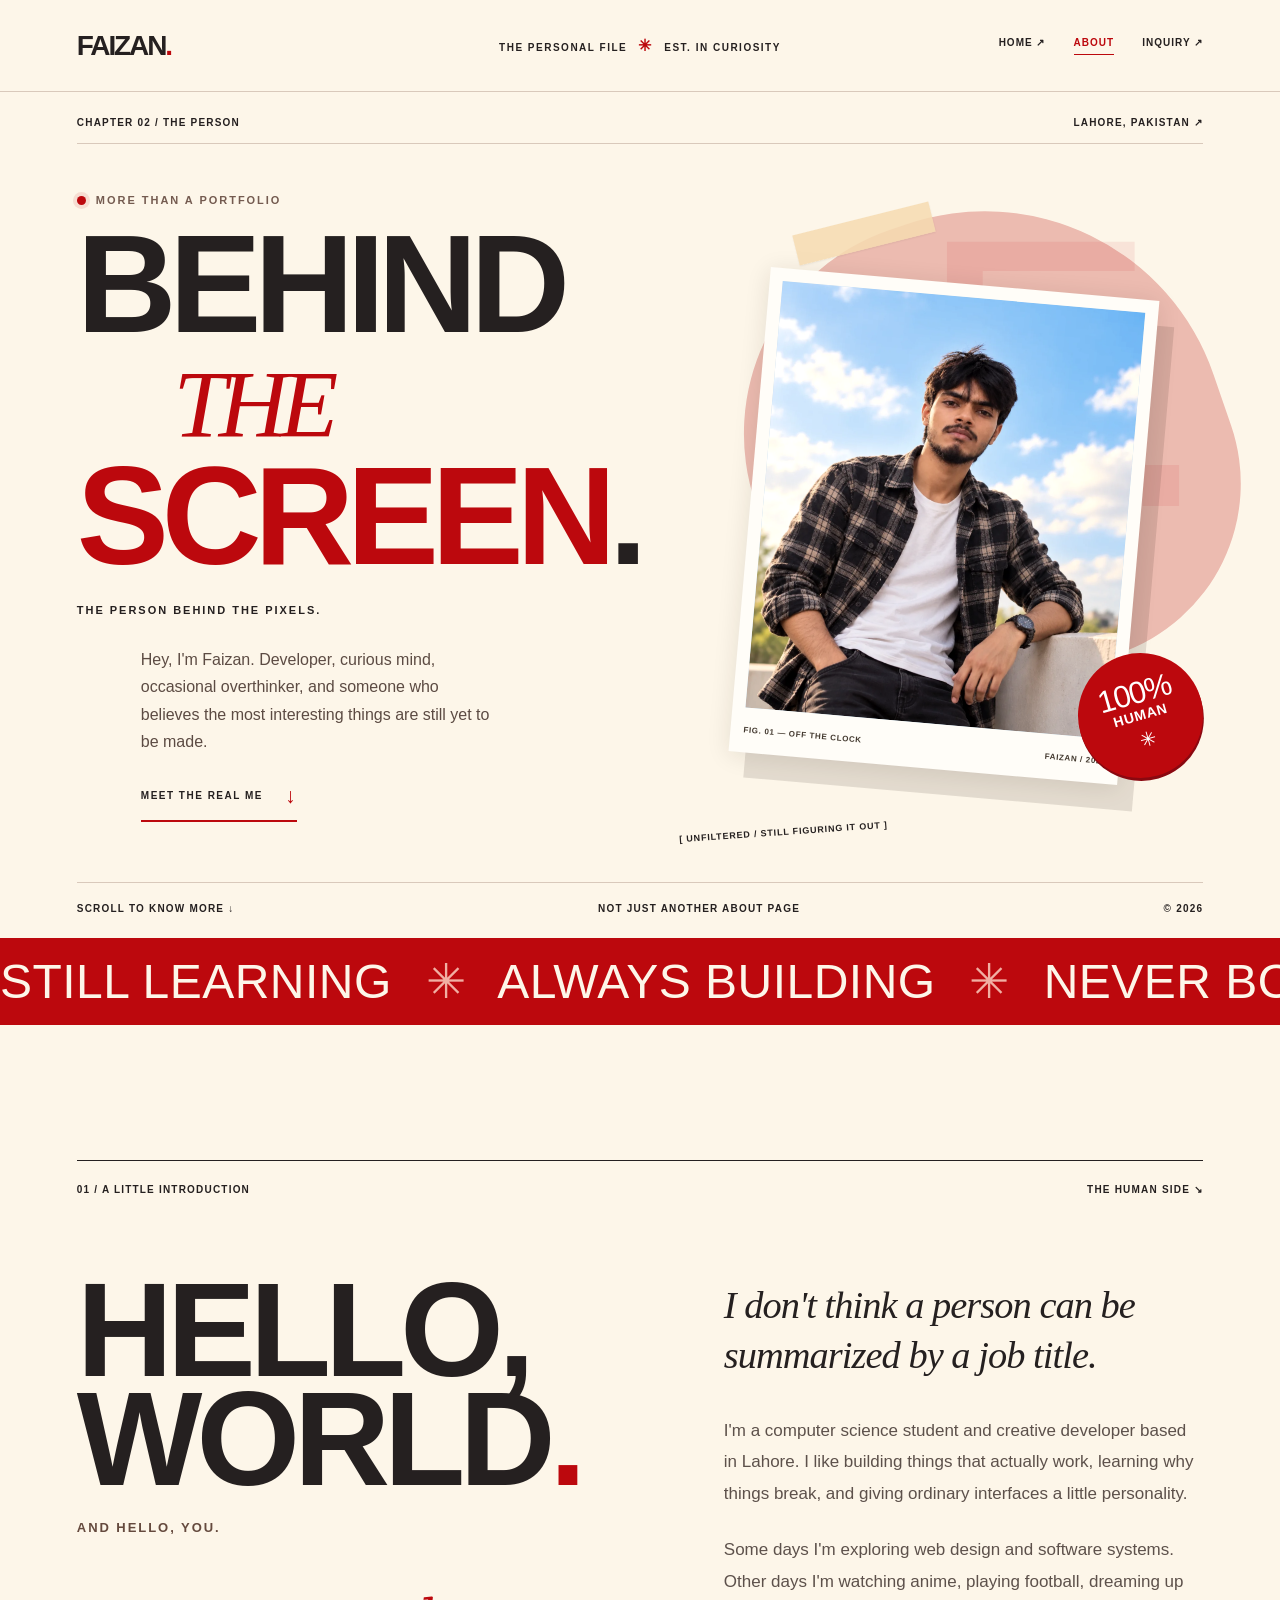
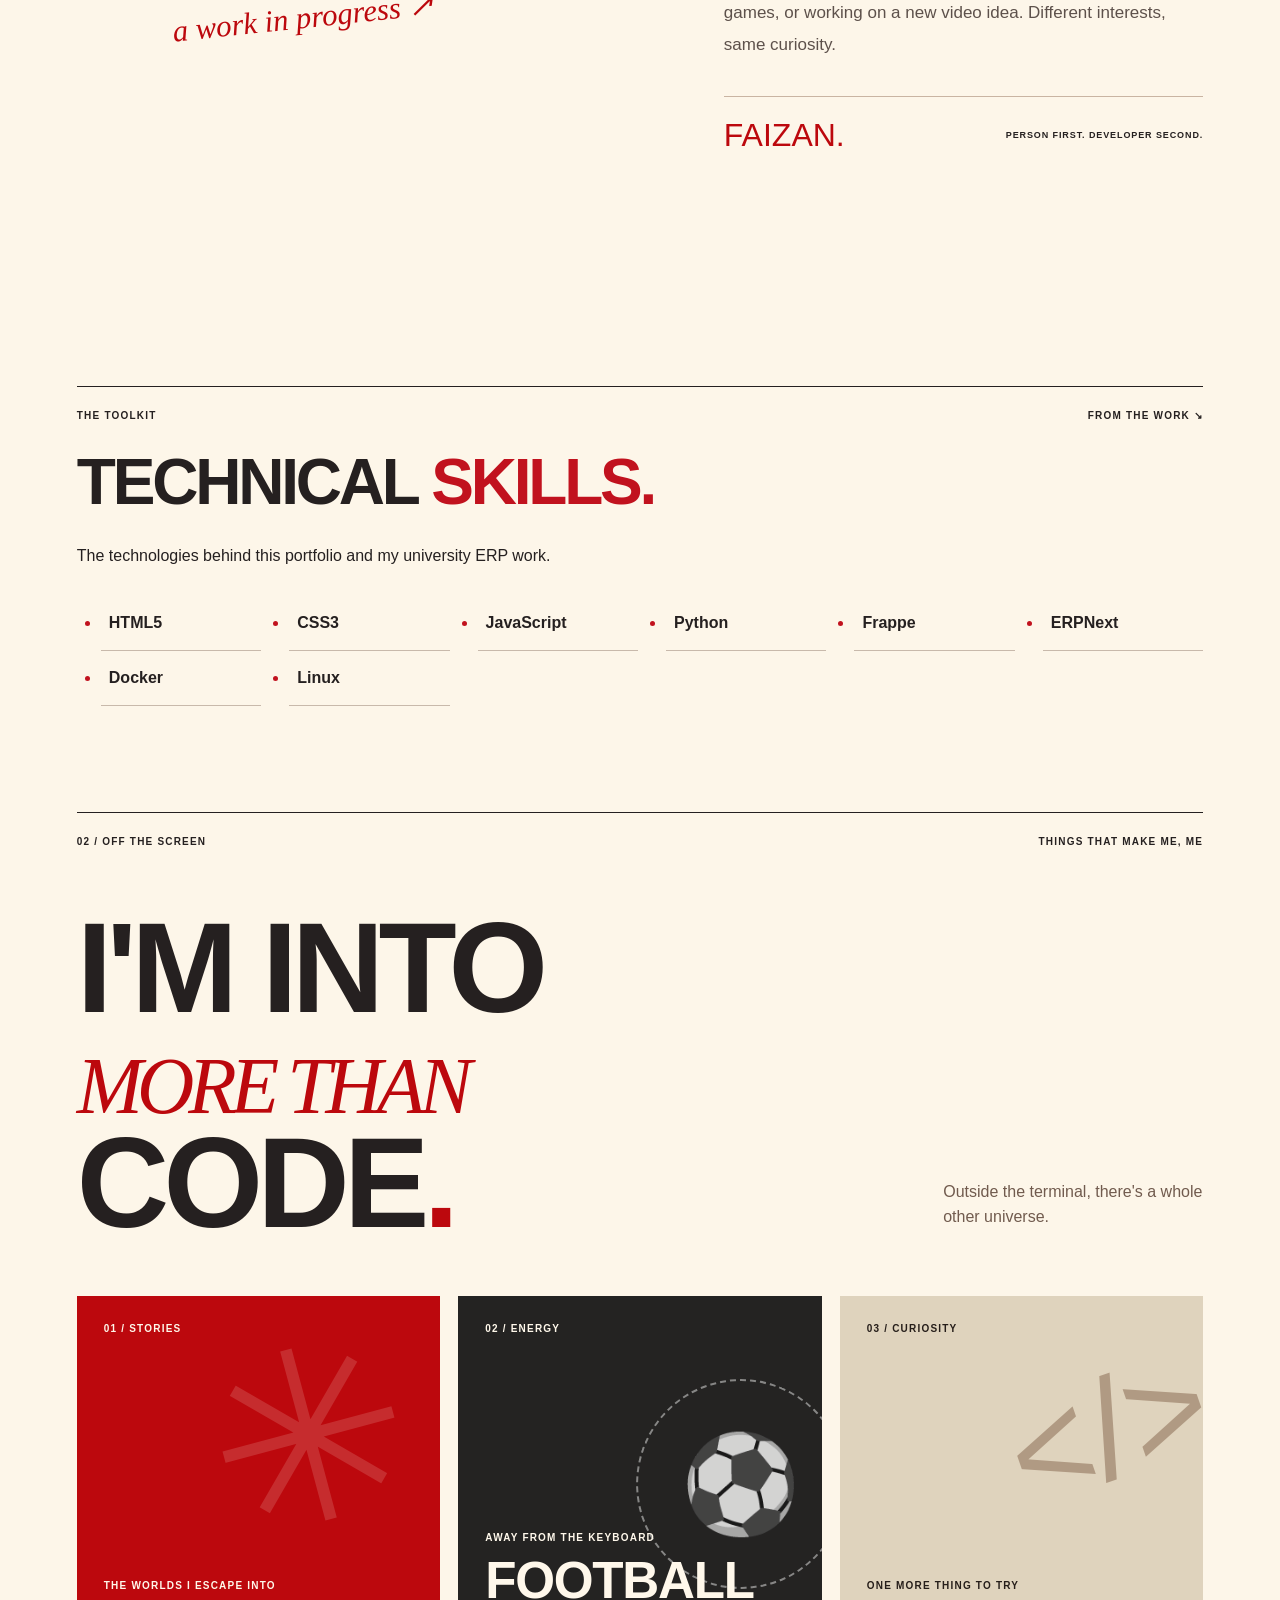
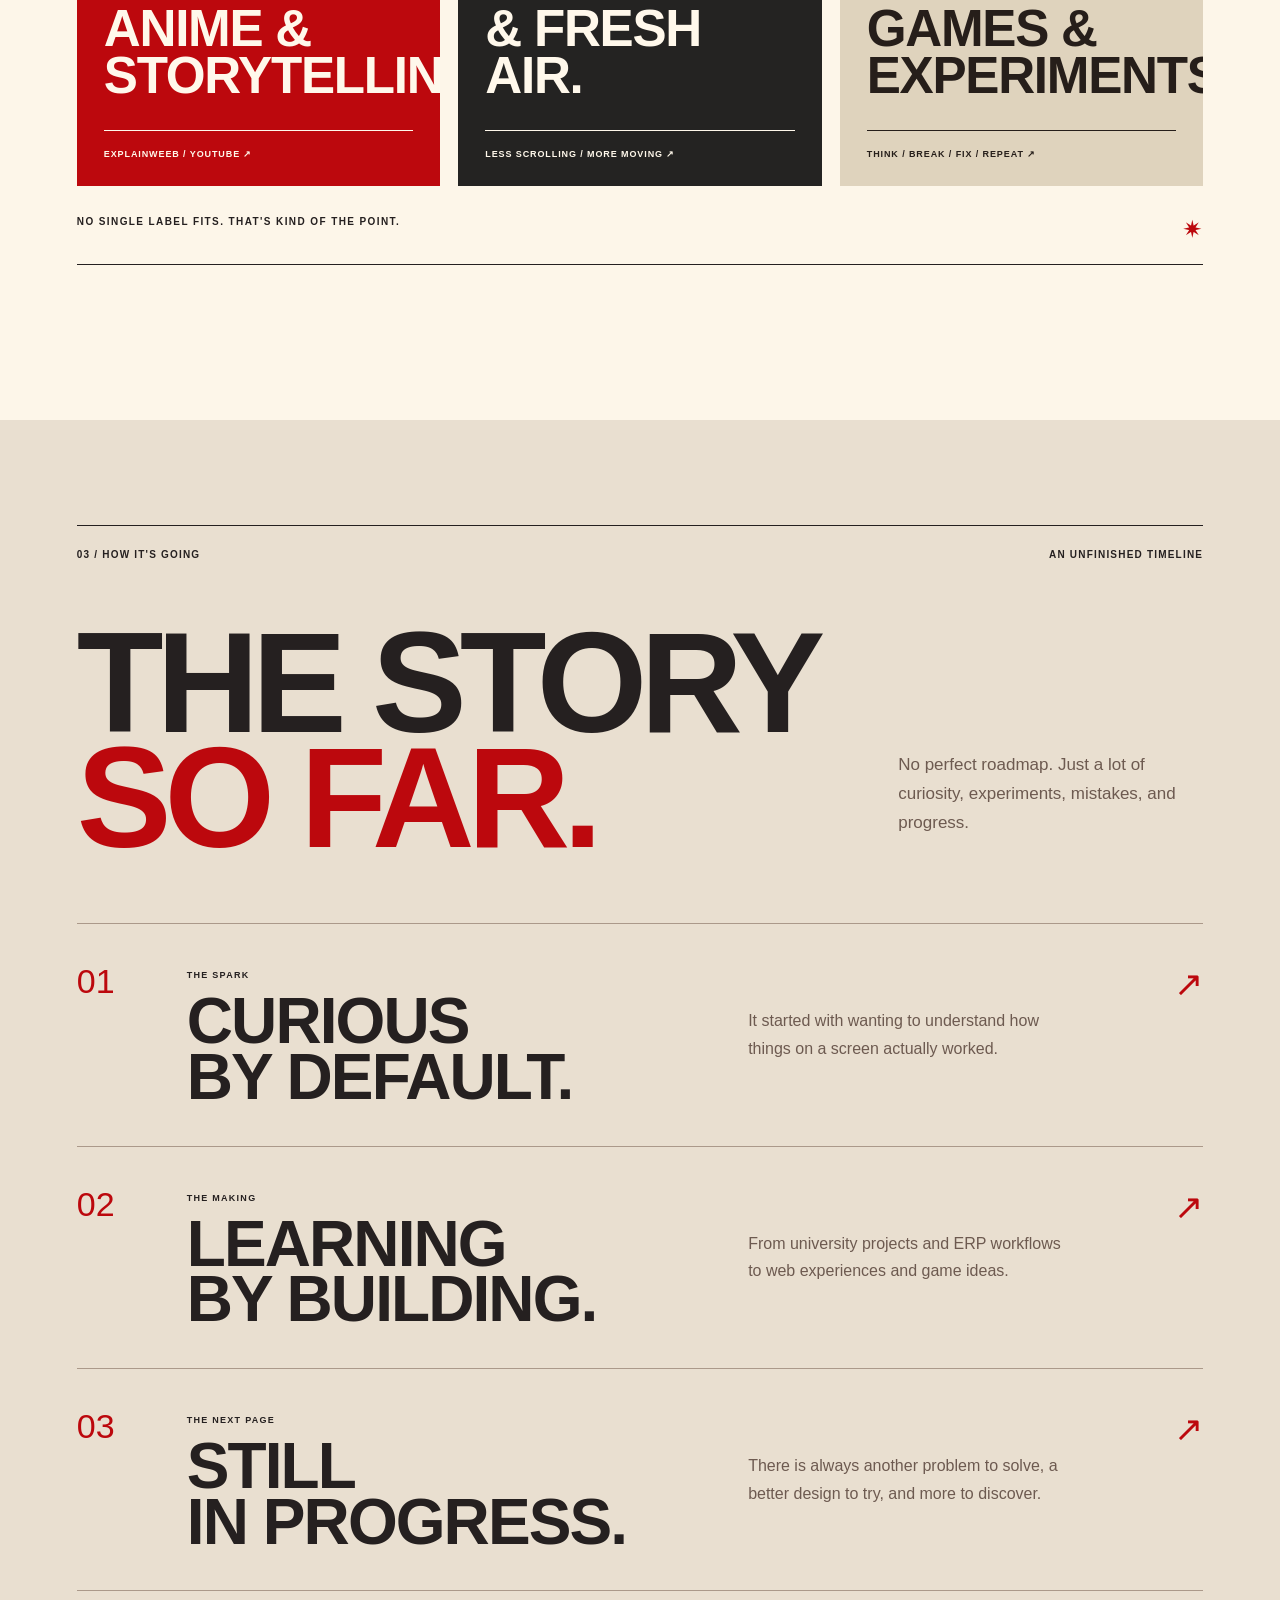
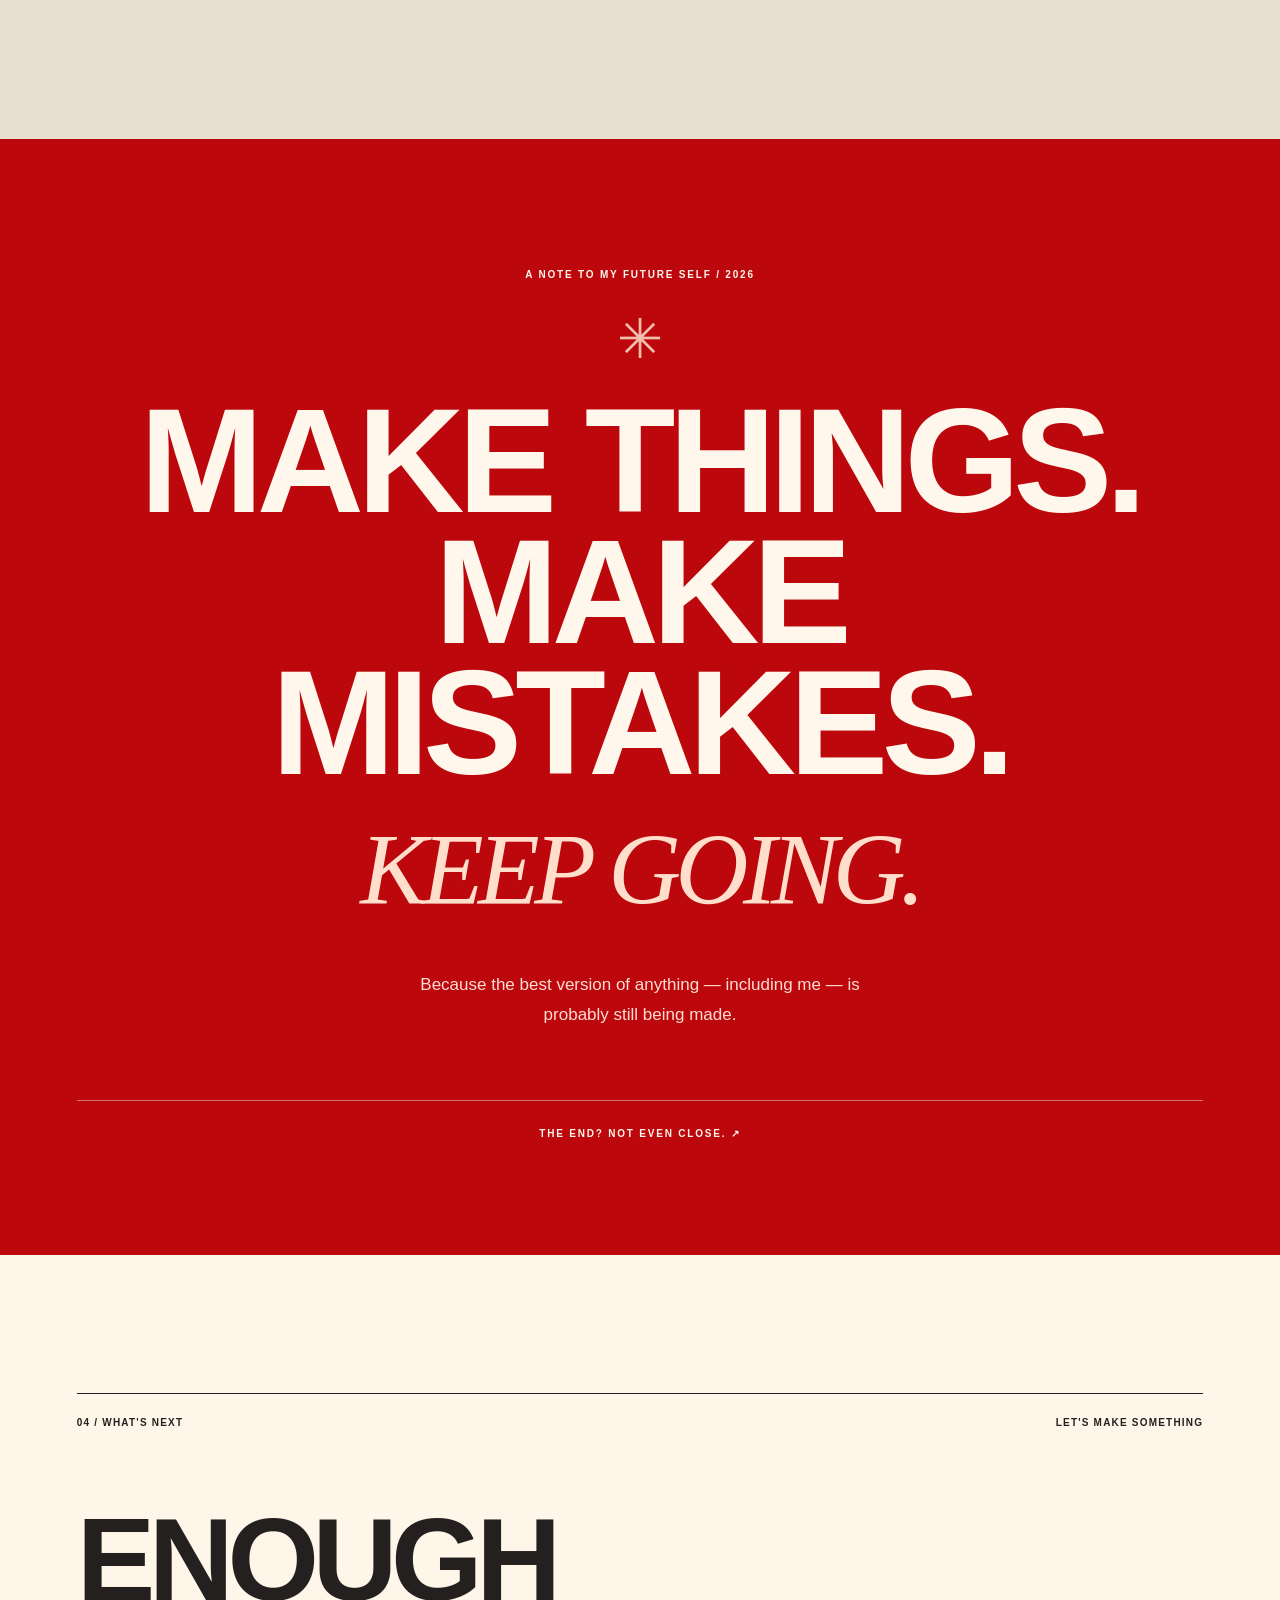
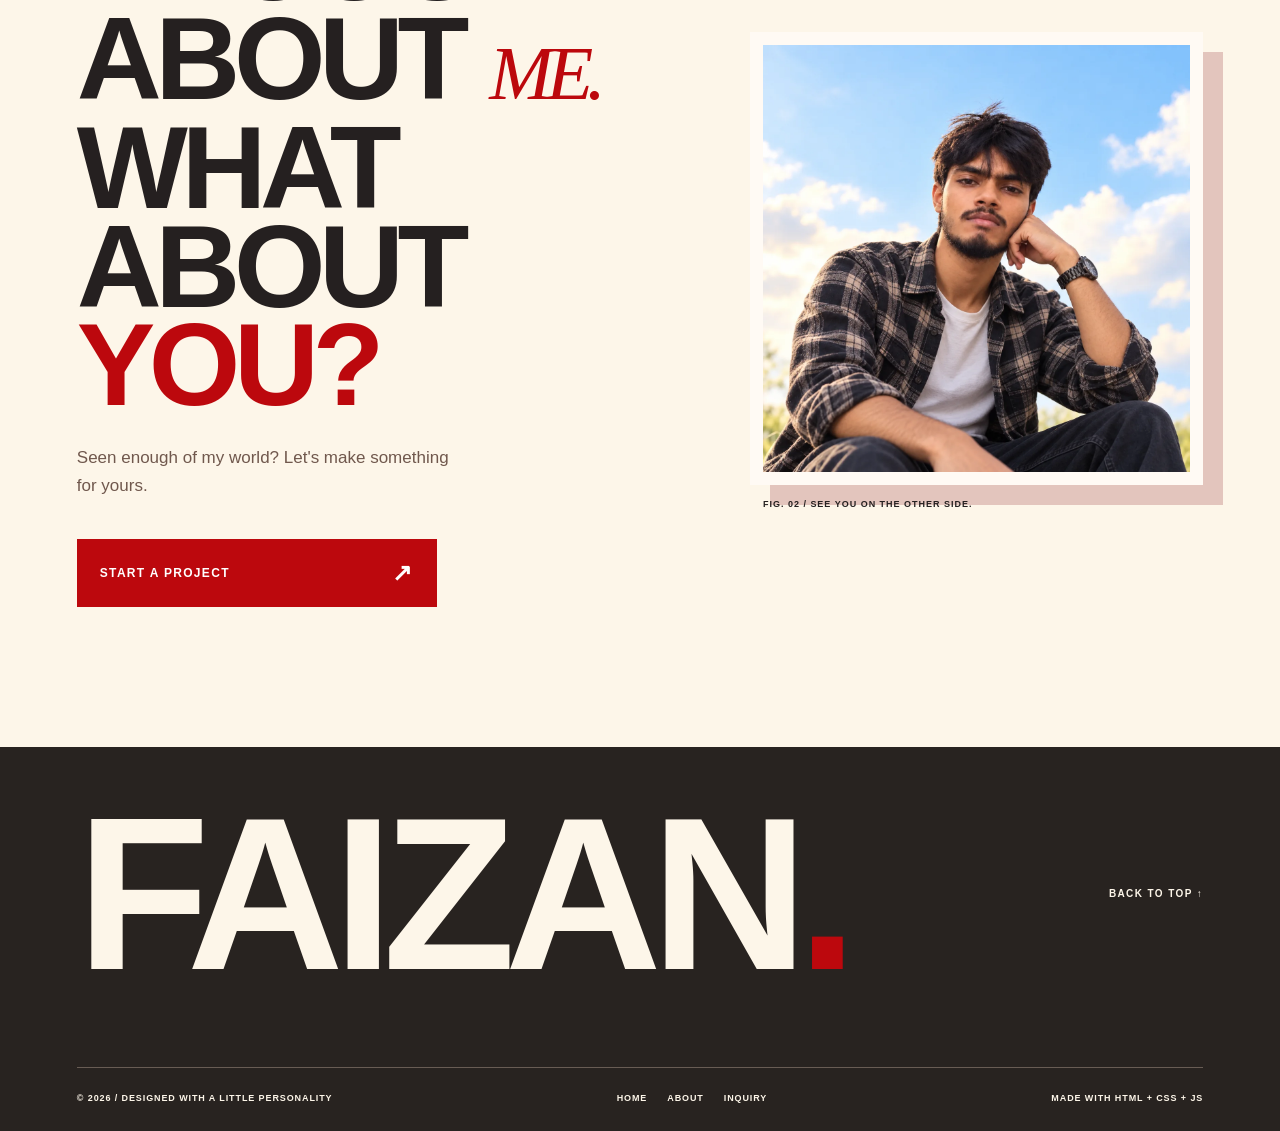
<file: faizan-portfolio/about.html>
<!DOCTYPE html>
<html lang="en">

<head>
  <meta charset="UTF-8">
  <meta name="viewport" content="width=device-width, initial-scale=1">
  <meta name="theme-color" content="#fdf6e9">
  <meta name="description"
    content="Meet Faizan, the person behind the code: a computer science student, creative developer, and storyteller based in Lahore.">
  <meta property="og:type" content="website">
  <meta property="og:title" content="Behind the Screen — About Faizan">
  <meta property="og:description"
    content="A little code, a lot of curiosity. Get to know the person behind the projects.">
  <meta property="og:image" content="/assets/og-card.jpg">
  <title>Behind the Screen — About Faizan</title>
  <link rel="icon" href="assets/favicon.svg" type="image/svg+xml">
  <link rel="stylesheet" href="css/about.css">
  <!-- Assignment: embedded CSS styles this page's Technical Skills section. -->
  <style>
    .about-skills { padding-block: clamp(48px, 7vw, 100px); }
    .about-skills h2 { font-size: clamp(2rem, 5vw, 4rem); letter-spacing: -.05em; margin: 24px 0; }
    .about-skills h2 em { color: #c1121e; font-style: normal; }
    .about-skills p { max-width: 55ch; line-height: 1.6; }
    .about-skills-list { display: grid; grid-template-columns: repeat(auto-fit, minmax(140px, 1fr)); gap: 0 28px; padding-left: 24px; margin-top: 28px; }
    .about-skills-list li { padding: 18px 8px; border-bottom: 1px solid #c8b9ab; font-weight: 700; }
    .about-skills-list li::marker { color: #c1121e; }
  </style>
  <script src="js/about.js" defer></script>
</head>

<body class="about-page">
  <a class="skip-link" href="#about-main">Skip to content</a>
  <header class="about-site-header" id="top">
    <a class="about-wordmark" href="index.html" aria-label="Faizan portfolio home">FAIZAN<span>.</span></a>
    <span class="about-site-edition">THE PERSONAL FILE <span class="about-header-star">✳</span> EST. IN CURIOSITY</span>
    <nav class="about-top-nav" aria-label="Portfolio navigation">
      <a href="index.html">HOME <span aria-hidden="true">↗</span></a>
      <a class="about-top-nav-active" href="about.html" aria-current="page">ABOUT</a>
      <a href="project-inquiry.html">INQUIRY <span aria-hidden="true">↗</span></a>
    </nav>
  </header>

  <main id="about-main">
    <section class="about-hero" aria-labelledby="about-hero-title">
      <div class="about-hero-topline"><span>CHAPTER 02 / THE PERSON</span><span>LAHORE, PAKISTAN ↗</span></div>
      <div class="about-hero-layout">
        <div class="about-hero-copy">
          <div class="about-hero-eyebrow"><span class="about-live-dot" aria-hidden="true"></span> MORE THAN A PORTFOLIO
          </div>
          <h1 id="about-hero-title">BEHIND<br><em>THE</em><br><span>SCREEN<span class="about-red-dot">.</span></span>
          </h1>
          <p class="about-hero-lead">THE PERSON BEHIND THE PIXELS.</p>
          <div class="about-hero-bottom">
            <p>Hey, I'm Faizan. Developer, curious mind, occasional overthinker, and someone who believes the most
              interesting things are still yet to be made.</p>
            <a class="about-scroll-link" href="#the-story">MEET THE REAL ME <span aria-hidden="true">↓</span></a>
          </div>
        </div>
        <div class="about-hero-art" aria-label="Portrait of Faizan">
          <div class="about-art-sun" aria-hidden="true"></div>
          <span class="about-art-ghost" aria-hidden="true">F.</span>
          <figure class="about-polaroid">
            <div class="about-polaroid-image"><img src="assets/images/project-inquiry-portrait.webp"
                alt="Faizan seated outside in a plaid overshirt" width="1122" height="1402" fetchpriority="high"></div>
            <figcaption><span>FIG. 01 — OFF THE CLOCK</span><span>FAIZAN / 2026</span></figcaption>
          </figure>
          <div class="about-tape" aria-hidden="true"></div>
          <div class="about-hero-sticker" aria-hidden="true">100%<br><span>HUMAN</span><i>✳</i></div>
          <div class="about-hero-marker" aria-hidden="true">[ UNFILTERED / STILL FIGURING IT OUT ]</div>
        </div>
      </div>
      <div class="about-hero-footer"><span>SCROLL TO KNOW MORE ↓</span><span>NOT JUST ANOTHER ABOUT PAGE</span><span>©
          2026</span></div>
    </section>

    <div class="about-marquee" aria-hidden="true">
      <div class="about-marquee-track"><span>STILL LEARNING <b>✳</b> ALWAYS BUILDING <b>✳</b> NEVER BORING
          <b>✳</b></span><span>STILL LEARNING <b>✳</b> ALWAYS BUILDING <b>✳</b> NEVER BORING <b>✳</b></span></div>
    </div>

    <section class="about-story section-wrap" id="the-story" aria-labelledby="story-title">
      <div class="section-label about-reveal"><span>01 / A LITTLE INTRODUCTION</span><span>THE HUMAN SIDE ↘</span></div>
      <div class="about-story-grid">
        <div class="about-story-title about-reveal">
          <h2 id="story-title">HELLO,<br>WORLD<span>.</span><small>AND HELLO, YOU.</small></h2>
          <div class="about-story-scribble" aria-hidden="true">a work in progress ↗</div>
        </div>
        <div class="about-story-copy about-reveal">
          <p class="about-story-opening">I don't think a person can be summarized by a job title.</p>
          <p>I'm a computer science student and creative developer based in Lahore. I like building things that actually
            work, learning why things break, and giving ordinary interfaces a little personality.</p>
          <p>Some days I'm exploring web design and software systems. Other days I'm watching anime, playing football,
            dreaming up games, or working on a new video idea. Different interests, same curiosity.</p>
          <div class="about-story-signature"><strong>FAIZAN.</strong><span>PERSON FIRST. DEVELOPER SECOND.</span></div>
        </div>
      </div>
    </section>

    <section class="about-skills section-wrap" id="technical-skills" aria-labelledby="skills-title">
      <div class="section-label"><span>THE TOOLKIT</span><span>FROM THE WORK ↘</span></div>
      <h2 id="skills-title">TECHNICAL <em>SKILLS.</em></h2>
      <p>The technologies behind this portfolio and my university ERP work.</p>
      <ul class="about-skills-list">
        <li>HTML5</li><li>CSS3</li><li>JavaScript</li><li>Python</li>
        <li>Frappe</li><li>ERPNext</li><li>Docker</li><li>Linux</li>
      </ul>
    </section>

    <section class="about-interests section-wrap" id="outside-code" aria-labelledby="interests-title">
      <div class="section-label about-reveal"><span>02 / OFF THE SCREEN</span><span>THINGS THAT MAKE ME, ME</span></div>
      <div class="about-interest-heading about-reveal">
        <h2 id="interests-title">I'M INTO<br><em>MORE THAN</em><br>CODE<span>.</span></h2>
        <p>Outside the terminal, there's a whole other universe.</p>
      </div>
      <div class="about-interest-grid">
        <article class="about-interest-card about-interest-card-red about-reveal">
          <span class="about-interest-index">01 / STORIES</span>
          <div class="about-interest-symbol" aria-hidden="true">✳</div>
          <div class="about-interest-bottom">
            <p>THE WORLDS I ESCAPE INTO</p>
            <h3>ANIME &amp;<br>STORYTELLING.</h3><span>EXPLAINWEEB / YOUTUBE ↗</span>
          </div>
        </article>
        <article class="about-interest-card about-interest-card-dark about-reveal">
          <span class="about-interest-index">02 / ENERGY</span>
          <div class="about-interest-orbit" aria-hidden="true"><span>⚽</span></div>
          <div class="about-interest-bottom">
            <p>AWAY FROM THE KEYBOARD</p>
            <h3>FOOTBALL<br>&amp; FRESH AIR.</h3><span>LESS SCROLLING / MORE MOVING ↗</span>
          </div>
        </article>
        <article class="about-interest-card about-interest-card-light about-reveal">
          <span class="about-interest-index">03 / CURIOSITY</span>
          <div class="about-interest-code" aria-hidden="true">&lt;/&gt;</div>
          <div class="about-interest-bottom">
            <p>ONE MORE THING TO TRY</p>
            <h3>GAMES &amp;<br>EXPERIMENTS.</h3><span>THINK / BREAK / FIX / REPEAT ↗</span>
          </div>
        </article>
      </div>
      <p class="about-interest-note">NO SINGLE LABEL FITS. THAT'S KIND OF THE POINT. <span aria-hidden="true">✴</span>
      </p>
    </section>

    <section class="about-journey" id="my-journey" aria-labelledby="journey-title">
      <div class="section-wrap">
        <div class="section-label about-reveal"><span>03 / HOW IT'S GOING</span><span>AN UNFINISHED TIMELINE</span>
        </div>
        <div class="about-journey-head about-reveal">
          <h2 id="journey-title">THE STORY<br><span>SO FAR.</span></h2>
          <p>No perfect roadmap. Just a lot of curiosity, experiments, mistakes, and progress.</p>
        </div>
        <div class="about-journey-rows">
          <article class="about-journey-row about-reveal"><span class="about-journey-num">01</span>
            <div><span class="about-journey-kicker">THE SPARK</span>
              <h3>CURIOUS<br>BY DEFAULT.</h3>
            </div>
            <p>It started with wanting to understand how things on a screen actually worked.</p><span
              class="about-journey-arrow" aria-hidden="true">↗</span>
          </article>
          <article class="about-journey-row about-reveal"><span class="about-journey-num">02</span>
            <div><span class="about-journey-kicker">THE MAKING</span>
              <h3>LEARNING<br>BY BUILDING.</h3>
            </div>
            <p>From university projects and ERP workflows to web experiences and game ideas.</p><span
              class="about-journey-arrow" aria-hidden="true">↗</span>
          </article>
          <article class="about-journey-row about-reveal"><span class="about-journey-num">03</span>
            <div><span class="about-journey-kicker">THE NEXT PAGE</span>
              <h3>STILL<br>IN PROGRESS.</h3>
            </div>
            <p>There is always another problem to solve, a better design to try, and more to discover.</p><span
              class="about-journey-arrow" aria-hidden="true">↗</span>
          </article>
        </div>
      </div>
    </section>

    <section class="about-manifesto" aria-labelledby="manifesto-title">
      <div class="about-manifesto-inner section-wrap about-reveal"><span class="about-manifesto-kicker">A NOTE TO MY
          FUTURE SELF / 2026</span>
        <div class="about-manifesto-star" aria-hidden="true">✳</div>
        <h2 id="manifesto-title">MAKE THINGS.<br>MAKE MISTAKES.<br><em>KEEP GOING.</em></h2>
        <p>Because the best version of anything — including me — is probably still being made.</p><span
          class="about-manifesto-footer">THE END? NOT EVEN CLOSE. ↗</span>
      </div>
    </section>

    <section class="about-next section-wrap" aria-labelledby="next-title">
      <div class="section-label about-reveal"><span>04 / WHAT'S NEXT</span><span>LET'S MAKE SOMETHING</span></div>
      <div class="about-next-grid">
        <div class="about-next-copy about-reveal">
          <h2 id="next-title">ENOUGH<br>ABOUT <em>ME.</em><br>WHAT ABOUT<br><span>YOU?</span></h2>
          <p>Seen enough of my world? Let's make something for yours.</p><a class="about-next-cta"
            href="project-inquiry.html">START A PROJECT <span aria-hidden="true">↗</span></a>
        </div>
        <div class="about-next-picture about-reveal"><img src="assets/images/build-with-me-approved-portrait.webp"
            alt="Faizan standing outdoors against a blue sky" width="1254" height="1254" decoding="async"><span>FIG. 02
            / SEE YOU ON THE OTHER SIDE.</span></div>
      </div>
    </section>
  </main>

  <footer class="about-footer">
    <div class="about-footer-top"><a href="index.html" class="about-footer-brand">FAIZAN<span>.</span></a><a
        href="#top">BACK TO TOP ↑</a></div>
    <div class="about-footer-bottom"><span>© 2026 / DESIGNED WITH A LITTLE PERSONALITY</span>
      <nav aria-label="Footer pages"><a href="index.html">HOME</a><a href="about.html" aria-current="page">ABOUT</a><a
          href="project-inquiry.html">INQUIRY</a></nav><span>MADE WITH HTML + CSS + JS</span>
    </div>
  </footer>
</body>

</html>
</file>
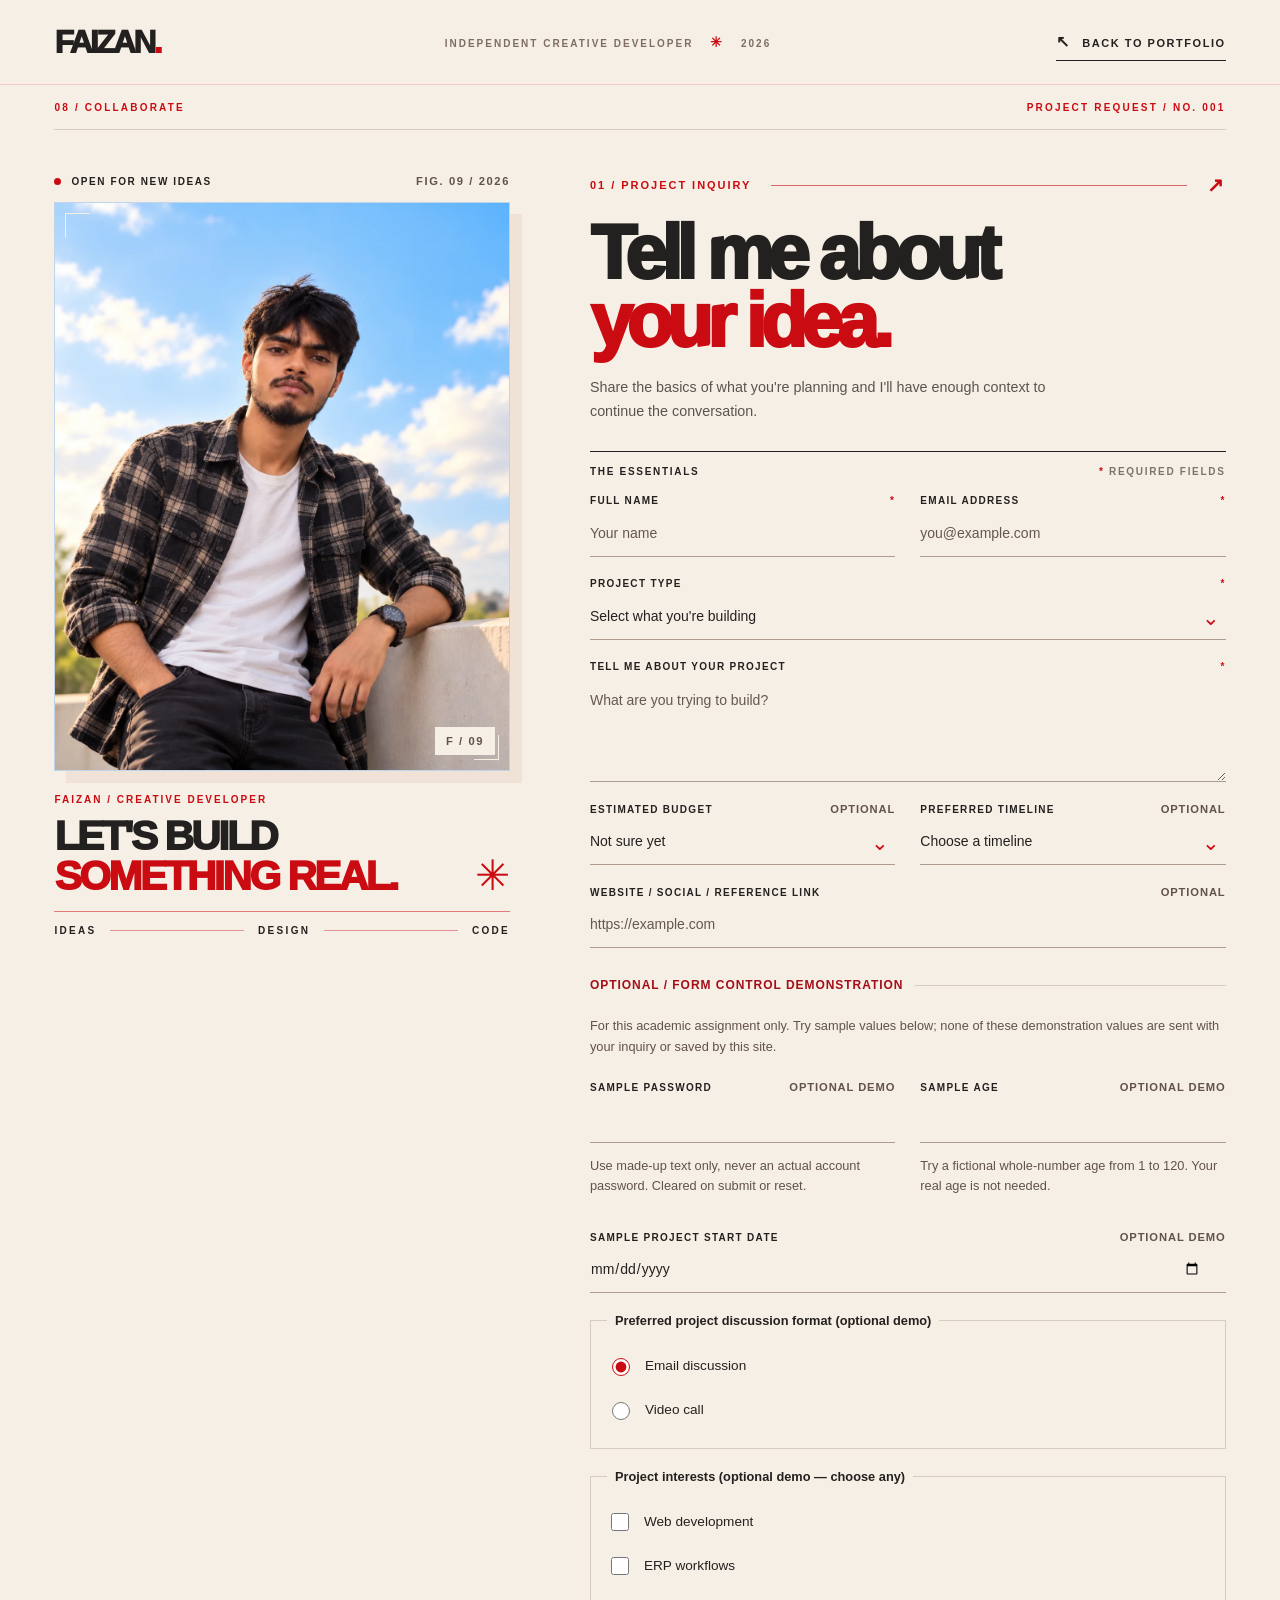
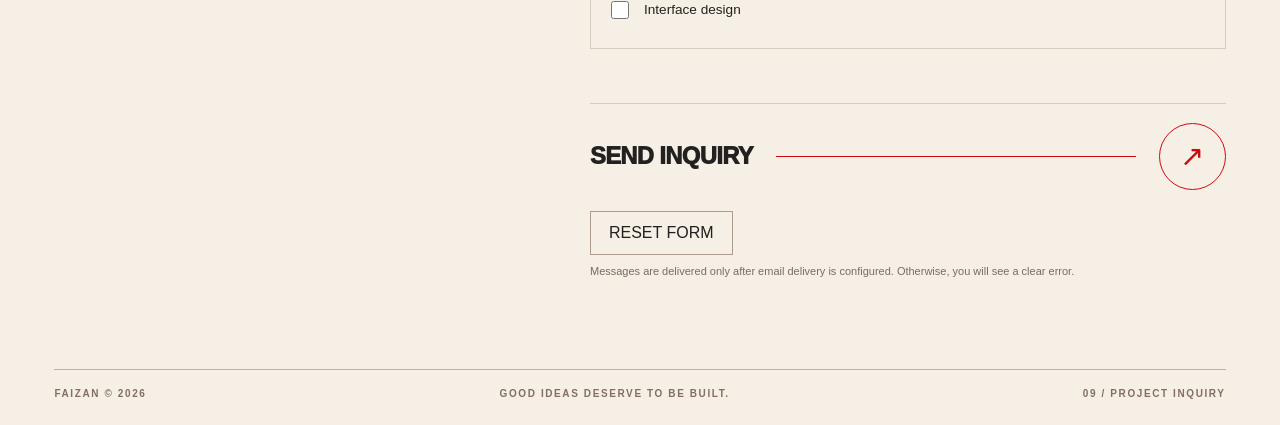
<file: faizan-portfolio/project-inquiry.html>
<!DOCTYPE html>
<html lang="en">
<head>
  <meta charset="UTF-8">
  <meta name="viewport" content="width=device-width, initial-scale=1">
  <meta name="description" content="Tell Faizan about your next website, software project, creative interface, or digital idea.">
  <meta name="theme-color" content="#f6efe5">
  <title>Project Inquiry — Faizan | Web Development</title>
  <link rel="icon" href="/assets/favicon.svg" type="image/svg+xml">
  <!-- Existing visual foundation is preserved. Inquiry-only overrides are scoped. -->
  <link rel="stylesheet" href="css/style.css">
  <link rel="stylesheet" href="css/inquiry.css">
  <script src="js/inquiry.js" defer></script>
</head>
<body class="inquiry-page">
  <div class="inquiry-shell">
    <header class="inquiry-site-header">
      <a class="inquiry-wordmark" href="index.html" aria-label="Faizan portfolio home">FAIZAN<span>.</span></a>
      <span class="inquiry-header-center" aria-hidden="true">INDEPENDENT CREATIVE DEVELOPER <span>✳</span> 2026</span>
      <a class="inquiry-back-link" href="index.html#build-with-me"><span aria-hidden="true">↖</span> BACK TO PORTFOLIO</a>
    </header>

    <main id="main-content" class="inquiry-main">
      <div class="inquiry-page-rule"><span>08 / COLLABORATE</span><span>PROJECT REQUEST / NO. 001</span></div>

      <div class="inquiry-layout">
        <section class="inquiry-visual" aria-labelledby="inquiry-visual-heading">
          <div class="inquiry-visual-top">
            <span class="inquiry-micro-label"><i aria-hidden="true"></i> OPEN FOR NEW IDEAS</span>
            <span class="inquiry-micro-code">FIG. 09 / 2026</span>
          </div>
          <div class="inquiry-photo-frame">
            <img class="inquiry-photo" src="assets/images/project-inquiry-portrait.webp"
                 alt="Faizan seated outdoors in a dark plaid overshirt with a blue sky behind him"
                 width="1122" height="1402" decoding="async" fetchpriority="high" draggable="false">
            <span class="inquiry-corner inquiry-corner--tl" aria-hidden="true"></span>
            <span class="inquiry-corner inquiry-corner--br" aria-hidden="true"></span>
            <span class="inquiry-photo-index" aria-hidden="true">F / 09</span>
          </div>
          <div class="inquiry-visual-caption">
            <div>
              <span class="inquiry-caption-kicker">FAIZAN / CREATIVE DEVELOPER</span>
              <h2 id="inquiry-visual-heading">LET'S BUILD<br><em>SOMETHING REAL.</em></h2>
            </div>
            <span class="inquiry-caption-star" aria-hidden="true">✳</span>
          </div>
          <div class="inquiry-visual-bottom"><span>IDEAS</span><span class="inquiry-visual-line" aria-hidden="true"></span><span>DESIGN</span><span class="inquiry-visual-line" aria-hidden="true"></span><span>CODE</span></div>
        </section>

        <section class="inquiry-content" aria-labelledby="inquiry-title">
          <div class="inquiry-section-label"><span class="inquiry-section-number">01 / PROJECT INQUIRY</span><span class="inquiry-section-rule" aria-hidden="true"></span><span class="inquiry-section-mark" aria-hidden="true">↗</span></div>
          <div class="inquiry-introduction">
            <h1 id="inquiry-title">Tell me about<br><span>your idea.</span></h1>
            <p>Share the basics of what you're planning and I'll have enough context to continue the conversation.</p>
          </div>

          <form id="projectInquiryForm" class="inquiry-form" novalidate aria-label="Project inquiry form">
            <div class="inquiry-form-intro"><span>THE ESSENTIALS</span><span><b>*</b> REQUIRED FIELDS</span></div>
            <div class="inquiry-fields">
              <div class="inquiry-field">
                <label for="clientName">FULL NAME <span aria-hidden="true">*</span></label>
                <input id="clientName" name="fullName" type="text" autocomplete="name" placeholder="Your name" required minlength="2" maxlength="100" aria-describedby="clientNameError">
                <p class="inquiry-error" id="clientNameError" aria-live="polite"></p>
              </div>
              <div class="inquiry-field">
                <label for="clientEmail">EMAIL ADDRESS <span aria-hidden="true">*</span></label>
                <input id="clientEmail" name="email" type="email" autocomplete="email" placeholder="you@example.com" required maxlength="254" aria-describedby="clientEmailError" inputmode="email">
                <p class="inquiry-error" id="clientEmailError" aria-live="polite"></p>
              </div>
              <div class="inquiry-field inquiry-field--wide">
                <label for="projectType">PROJECT TYPE <span aria-hidden="true">*</span></label>
                <span class="inquiry-select-wrap">
                  <select id="projectType" name="projectType" required aria-describedby="projectTypeError">
                    <option value="" selected disabled>Select what you're building</option>
                    <option value="Portfolio Website">Portfolio Website</option>
                    <option value="Business Website">Business Website</option>
                    <option value="Web Application">Web Application</option>
                    <option value="ERP / Management System">ERP / Management System</option>
                    <option value="UI / UX Project">UI / UX Project</option>
                    <option value="Creative Experiment">Creative Experiment</option>
                    <option value="Other">Other</option>
                  </select>
                  <span class="inquiry-select-arrow" aria-hidden="true">⌄</span>
                </span>
                <p class="inquiry-error" id="projectTypeError" aria-live="polite"></p>
              </div>
              <div class="inquiry-field inquiry-field--wide">
                <label for="projectDescription">TELL ME ABOUT YOUR PROJECT <span aria-hidden="true">*</span></label>
                <textarea id="projectDescription" name="description" rows="3" placeholder="What are you trying to build?" required maxlength="5000" aria-describedby="projectDescriptionError"></textarea>
                <p class="inquiry-error" id="projectDescriptionError" aria-live="polite"></p>
              </div>
              <div class="inquiry-field">
                <label for="projectBudget">ESTIMATED BUDGET <span class="inquiry-optional">OPTIONAL</span></label>
                <span class="inquiry-select-wrap">
                  <select id="projectBudget" name="budget">
                    <option value="Not sure yet">Not sure yet</option>
                    <option value="Under $500">Under $500</option>
                    <option value="$500 – $1,000">$500 – $1,000</option>
                    <option value="$1,000 – $2,500">$1,000 – $2,500</option>
                    <option value="$2,500+">$2,500+</option>
                  </select>
                  <span class="inquiry-select-arrow" aria-hidden="true">⌄</span>
                </span>
              </div>
              <div class="inquiry-field">
                <label for="projectTimeline">PREFERRED TIMELINE <span class="inquiry-optional">OPTIONAL</span></label>
                <span class="inquiry-select-wrap">
                  <select id="projectTimeline" name="timeline">
                    <option value="" selected>Choose a timeline</option>
                    <option value="As soon as possible">As soon as possible</option>
                    <option value="2–4 weeks">2–4 weeks</option>
                    <option value="1–2 months">1–2 months</option>
                    <option value="Flexible / let's discuss">Flexible / let's discuss</option>
                  </select>
                  <span class="inquiry-select-arrow" aria-hidden="true">⌄</span>
                </span>
              </div>
              <div class="inquiry-field inquiry-field--wide">
                <label for="projectReference">WEBSITE / SOCIAL / REFERENCE LINK <span class="inquiry-optional">OPTIONAL</span></label>
                <input id="projectReference" name="referenceUrl" type="url" inputmode="url" maxlength="2000" placeholder="https://example.com" aria-describedby="projectReferenceError">
                <p class="inquiry-error" id="projectReferenceError" aria-live="polite"></p>
              </div>
            </div>
            <fieldset class="inquiry-demo-controls" aria-describedby="demoControlsHelp">
              <legend>OPTIONAL / FORM CONTROL DEMONSTRATION</legend>
              <p id="demoControlsHelp">For this academic assignment only. Try sample values below; none of these demonstration values are sent with your inquiry or saved by this site.</p>
              <div class="inquiry-fields">
                <div class="inquiry-field">
                  <label for="demoPassword">SAMPLE PASSWORD <span class="inquiry-optional">OPTIONAL DEMO</span></label>
                  <input id="demoPassword" type="password" autocomplete="off" maxlength="64" aria-describedby="demoPasswordHelp">
                  <p class="inquiry-field-help" id="demoPasswordHelp">Use made-up text only, never an actual account password. Cleared on submit or reset.</p>
                </div>
                <div class="inquiry-field">
                  <label for="demoAge">SAMPLE AGE <span class="inquiry-optional">OPTIONAL DEMO</span></label>
                  <input id="demoAge" type="number" min="1" max="120" step="1" autocomplete="off" aria-describedby="demoAgeHelp demoAgeError">
                  <p class="inquiry-field-help" id="demoAgeHelp">Try a fictional whole-number age from 1 to 120. Your real age is not needed.</p>
                  <p class="inquiry-error" id="demoAgeError" aria-live="polite"></p>
                </div>
                <div class="inquiry-field inquiry-field--wide">
                  <label for="demoStartDate">SAMPLE PROJECT START DATE <span class="inquiry-optional">OPTIONAL DEMO</span></label>
                  <input id="demoStartDate" type="date" aria-describedby="demoStartDateError">
                  <p class="inquiry-error" id="demoStartDateError" aria-live="polite"></p>
                </div>
              </div>
              <fieldset class="inquiry-choice-group">
                <legend>Preferred project discussion format (optional demo)</legend>
                <label><input type="radio" name="demoDiscussion" value="email" checked> Email discussion</label>
                <label><input type="radio" name="demoDiscussion" value="video"> Video call</label>
              </fieldset>
              <fieldset class="inquiry-choice-group">
                <legend>Project interests (optional demo — choose any)</legend>
                <label><input type="checkbox" name="demoInterests" value="web"> Web development</label>
                <label><input type="checkbox" name="demoInterests" value="erp"> ERP workflows</label>
                <label><input type="checkbox" name="demoInterests" value="design"> Interface design</label>
              </fieldset>
            </fieldset>
            <div class="inquiry-submit-wrap">
              <button class="inquiry-submit" type="submit" id="inquirySubmit">
                <span class="inquiry-submit-text">SEND INQUIRY</span>
                <span class="inquiry-submit-rule" aria-hidden="true"></span>
                <span class="inquiry-submit-circle" aria-hidden="true">↗</span>
              </button>
              <button class="inquiry-reset" type="reset">RESET FORM</button>
              <p class="inquiry-demo-note">Messages are delivered only after email delivery is configured. Otherwise, you will see a clear error.</p>
              <p class="inquiry-form-status" role="status" id="inquiryFormStatus" aria-live="polite"></p>
            </div>
          </form>

          <section class="inquiry-success" id="inquirySuccess" aria-labelledby="successTitle" tabindex="-1" hidden>
            <div class="inquiry-success-mark" aria-hidden="true">↗</div>
            <p class="inquiry-success-kicker">PROJECT INQUIRY / CONFIRMATION</p>
            <h2 id="successTitle">INQUIRY<br><span>RECEIVED.</span></h2>
            <p class="inquiry-success-copy">Thanks — your idea is now on my radar.</p>
            <p class="inquiry-success-disclaimer">Your inquiry was accepted by the delivery service. Thanks for reaching out.</p>
            <a class="inquiry-success-link" href="index.html#build-with-me">BACK TO PORTFOLIO <span aria-hidden="true">↗</span></a>
          </section>
        </section>
      </div>
      <footer class="inquiry-footer"><span>FAIZAN © 2026</span><span>GOOD IDEAS DESERVE TO BE BUILT.</span><span>09 / PROJECT INQUIRY</span></footer>
    </main>
  </div>
</body>
</html>
</file>
<file: Faizan's Portfolio/css/style.css>
/* My — fixed hero, scroll-revealed projects.
   HTML + plain CSS + plain JavaScript only.
   Portrait, word, background and details never move independently. */
:root {
  color-scheme: light;
  --paper: #fdf6e9;
  --reveal-x: -999px;
  --reveal-y: -999px;
  --reveal-radius: 220px;
  --reveal-feather: 62px;
  --ring-diameter: 440px;
  --hero-cut: 0%;
  --projects-y: 0px;
}

*,
*::before,
*::after {
  box-sizing: border-box;
}

html,
body {
  margin: 0;
  width: 100%;
  min-height: 100%;
}

html,
body {
  background: var(--paper);
}

body {
  overflow-x: clip;
  font-family: Arial, Helvetica, sans-serif;
}

img {
  user-select: none;
  -webkit-user-drag: none;
}

.sr-only {
  position: absolute;
  width: 1px;
  height: 1px;
  padding: 0;
  margin: -1px;
  overflow: hidden;
  clip: rect(0, 0, 0, 0);
  white-space: nowrap;
  border: 0;
}

/* Without JS, this remains a normal single-viewport hero followed by a section. */
.hero-scroll-scene {
  position: relative;
  height: 100svh;
}

.hero {
  position: relative;
  height: 100svh;
  width: 100%;
  overflow: hidden;
  isolation: isolate;
  background: linear-gradient(180deg, #fdf6e9 0%, #fcf5e6 100%);
  touch-action: pan-y;
}

/* JS activates the sticky scene only after confirming the page can animate. */
html.has-scroll .hero-scroll-scene {
  height: 180svh;
}

html.has-scroll .hero {
  position: sticky;
  top: 0;
  z-index: 2;
  clip-path: inset(0 0 var(--hero-cut) 0);
}

/* Preserve the exact approved fit-to-viewport scene: no enlargement or crop. */
.hero-stage {
  position: absolute;
  left: 50%;
  bottom: 0;
  width: min(94vw, calc(94svh * 1.7768331562));
  aspect-ratio: 1672 / 941;
  transform: translateX(-50%);
  transform-origin: center center;
  isolation: isolate;
  overflow: visible;
  /* Stage never moves; only the whole sticky hero reveals the next section. */
}

.hero-stage>img,
.faizan-word,
.faizan-word>img {
  position: absolute;
  inset: 0;
  display: block;
  width: 100%;
  height: 100%;
  object-fit: fill;
  pointer-events: none;
}

/* Original static composite; unchanged for the entire scroll transition. */
.original-frame {
  z-index: 1;
  -webkit-mask-image:
    linear-gradient(to right, transparent 0%, #000 2%, #000 98%, transparent 100%),
    linear-gradient(to bottom, transparent 0%, #000 3%, #000 100%);
  mask-image:
    linear-gradient(to right, transparent 0%, #000 2%, #000 98%, transparent 100%),
    linear-gradient(to bottom, transparent 0%, #000 3%, #000 100%);
  -webkit-mask-composite: source-in;
  mask-composite: intersect;
}

/* The reveal stays aligned with the unmoving word in the composite. */
.blue-reveal {
  z-index: 2;
  opacity: 0;
  -webkit-mask-image: radial-gradient(circle var(--reveal-radius) at var(--reveal-x) var(--reveal-y),
      #000 0,
      #000 calc(var(--reveal-radius) - var(--reveal-feather)),
      rgba(0, 0, 0, .68) 81%,
      transparent var(--reveal-radius));
  mask-image: radial-gradient(circle var(--reveal-radius) at var(--reveal-x) var(--reveal-y),
      #000 0,
      #000 calc(var(--reveal-radius) - var(--reveal-feather)),
      rgba(0, 0, 0, .68) 81%,
      transparent var(--reveal-radius));
  transition: opacity 160ms ease-out;
}

.hero.is-active .blue-reveal {
  opacity: 1;
}

.header-art {
  z-index: 3;
}


.creative-home:focus-visible {
  outline: 2px solid #be0a12;
  outline-offset: var(--focus-space, 4px);
}

/* Ring is intentionally outside the composited art, as in the previous fix. */
.cursor-ring {
  position: fixed;
  z-index: 100;
  left: 0;
  top: 0;
  width: var(--ring-diameter);
  height: var(--ring-diameter);
  border: 1px solid rgba(8, 49, 94, .62);
  border-radius: 50%;
  background: transparent;
  box-shadow: 0 0 0 1px rgba(255, 255, 255, .77),
    inset 0 0 0 1px rgba(255, 255, 255, .75),
    0 0 24px rgba(13, 54, 92, .11);
  pointer-events: none;
  opacity: 0;
  transform: translate3d(-200vw, -200vh, 0);
  transition: opacity 160ms ease-out;
}

.hero.is-active,
.hero.is-active .creative-home {
  cursor: auto;
}

.hero.is-active .cursor-ring {
  opacity: 1;
}

/* Same sticky-hero handoff, now going DIRECTLY into the work index.
   The next section moves up from underneath the fixed hero as it uncovers. */
html.has-scroll .featured-work {
  margin-top: -100svh;
  transform: translate3d(0, var(--projects-y), 0);
}

@media (max-aspect-ratio: 4 / 5) {

  /* Preserve the existing mobile crop/scale from the last approved version. */
  .hero-stage {
    width: max(100vw, calc(60svh * 1.7768331562));
    bottom: auto;
    top: 50%;
    transform: translate(-50%, -50%);
    -webkit-mask-image: none;
    mask-image: none;
  }

}

@media (hover: none),
(pointer: coarse) {

  .cursor-ring,
  .blue-reveal {
    display: none;
  }

  .hero.is-active {
    cursor: auto;
  }
}

@media (prefers-reduced-motion: reduce) {

  .blue-reveal,
  .cursor-ring {
    transition: none;
  }
}

/* =============================================================
   WORK INDEX / 2026 — seamlessly follows the original fixed hero
   Editorial cream + vermilion design, no third-party CSS framework.
   ============================================================= */
:root {
  --work-paper: #f3ebe0;
  --work-ink: #242223;
  --work-red: #c40c15;
  --work-line: rgba(116, 46, 45, .27);
}

.featured-work,
.other-experiments {
  position: relative;
  color: var(--work-ink);
  background: var(--work-paper);
}

.featured-work {
  overflow: clip;
}

.work-masthead,
.work-headline,
.featured-endline,
.experiments-head,
.experiments-grid,
.work-outro {
  width: min(100% - 10vw, 1610px);
  margin-inline: auto;
}

.work-masthead {
  display: flex;
  justify-content: space-between;
  gap: 18px;
  padding: 42px 0 18px;
  border-top: 1px solid var(--work-line);
  font-size: .72rem;
  font-weight: 800;
  letter-spacing: .17em;
  color: var(--work-red);
}

.work-headline {
  padding: clamp(60px, 8vw, 126px) 0 clamp(50px, 8vw, 110px);
}

.work-kicker {
  margin: 0 0 26px;
  font-size: .76rem;
  font-weight: 800;
  letter-spacing: .18em;
  color: var(--work-red);
}

.work-headline h2 {
  font-size: clamp(3.6rem, 9vw, 10rem);
  line-height: .87;
  font-weight: 900;
  letter-spacing: -.09em;
  margin: 0;
  color: var(--work-ink);
}

.work-headline h2 span {
  color: var(--work-red);
}

.work-headline h2 b {
  color: var(--work-ink);
}

.work-headline>p:last-child {
  max-width: 425px;
  margin: 32px 0 0;
  font-size: clamp(.93rem, 1.22vw, 1.2rem);
  line-height: 1.55;
}

/* A single stationary-in-viewport portrait anchors only the four main works.
   It is sticky, not JS-translated or parallax-animated. */
.featured-journey {
  position: relative;
  background: repeating-linear-gradient(90deg, transparent, transparent calc(25% - 1px), rgba(167, 127, 114, .055) 25%), var(--work-paper);
}

.portrait-pin {
  position: sticky;
  top: 5svh;
  height: 90svh;
  margin-bottom: -90svh;
  width: min(42vw, 570px);
  min-width: 370px;
  margin-inline: auto;
  display: flex;
  justify-content: center;
  align-items: flex-end;
  z-index: 2;
  pointer-events: none;
}

.portrait-pin img {
  display: block;
  max-width: 100%;
  height: 99%;
  object-fit: contain;
  object-position: center bottom;
  filter: drop-shadow(7px 15px 12px rgba(81, 37, 31, .10));
  position: relative;
  z-index: 2;
}

.portrait-halo {
  position: absolute;
  z-index: 0;
  width: 92%;
  height: 70%;
  border: 1px solid rgba(191, 22, 30, .17);
  border-radius: 47% 53% 56% 44%;
  transform: translate(1%, -10%) rotate(-9deg);
  background: radial-gradient(ellipse, rgba(214, 65, 56, .085), transparent 67%);
}

.portrait-caption {
  position: absolute;
  left: -16px;
  bottom: 18%;
  z-index: 3;
  color: var(--work-red);
  font-size: .78rem;
  line-height: 1.16;
  letter-spacing: .20em;
  font-weight: 900;
  writing-mode: vertical-rl;
  transform: rotate(180deg);
}

.portrait-caption span {
  margin-left: 5px;
}

.project-side-marker {
  position: absolute;
  z-index: 1;
  right: 16px;
  top: 45px;
  writing-mode: vertical-rl;
  font-size: .65rem;
  font-weight: 900;
  letter-spacing: .17em;
  color: rgba(147, 33, 33, .54);
}

.feature-project {
  position: relative;
  z-index: 3;
  min-height: min(920px, 115svh);
  display: flex;
  align-items: center;
  padding: clamp(68px, 8svh, 112px) max(5vw, calc((100vw - 1610px) / 2));
  border-top: 1px solid var(--work-line);
}

.feature-project:last-child {
  border-bottom: 1px solid var(--work-line);
}

.feature-content {
  width: min(41vw, 545px);
  position: relative;
}

.feature-right .feature-content {
  margin-left: auto;
}

.feature-top {
  display: flex;
  justify-content: space-between;
  gap: 15px;
  padding-bottom: 12px;
  border-bottom: 1px solid var(--work-line);
  font-size: .67rem;
  font-weight: 900;
  color: var(--work-red);
  letter-spacing: .13em;
}

.project-name {
  font-family: Arial, Helvetica, sans-serif;
}

.feature-project .project-name {
  font-size: clamp(3.6rem, 6.8vw, 7.6rem);
  line-height: .89;
  letter-spacing: -.095em;
  font-weight: 900;
  margin: 28px 0 18px;
}

.project-name em {
  font-style: normal;
  color: var(--work-red);
}

.word-accent {
  color: var(--work-red);
}

.word-period {
  color: var(--work-red);
}

.project-category {
  font-weight: 800;
  text-transform: uppercase;
  font-size: .72rem;
  letter-spacing: .12em;
  margin: 0 0 16px;
  color: var(--work-red);
}

.feature-project .project-description {
  max-width: 505px;
  color: #544844;
  font-size: clamp(.92rem, 1.08vw, 1.03rem);
  line-height: 1.65;
  margin: 0 0 18px;
}

.tech-list {
  display: flex;
  flex-wrap: wrap;
  gap: 7px;
  margin: 0 0 22px;
}

.tech-list span,
.dialog-tags span {
  border: 1px solid rgba(84, 50, 49, .25);
  padding: 6px 9px;
  font-size: .64rem;
  font-weight: 800;
  letter-spacing: .09em;
  white-space: nowrap;
}

.project-preview {
  position: relative;
  width: 100%;
  aspect-ratio: 1.85;
  overflow: hidden;
  isolation: isolate;
  border: 1px solid rgba(31, 21, 23, .14);
  background: #252526;
  color: #f8e9df;
  box-shadow: 9px 10px 0 rgba(194, 17, 27, .10);
}

.project-preview::before {
  content: "";
  position: absolute;
  inset: 0;
  background: linear-gradient(125deg, transparent 28%, rgba(226, 205, 193, .045) 28.1% 28.5%, transparent 28.6%),
    repeating-linear-gradient(0deg, transparent 0 19px, rgba(255, 255, 255, .022) 20px);
}

.project-preview::after {
  content: "";
  position: absolute;
  width: 140px;
  height: 140px;
  border: 1px solid rgba(223, 210, 201, .13);
  right: -45px;
  bottom: -45px;
  border-radius: 50%;
}

.preview-watermark {
  position: absolute;
  font-size: clamp(6rem, 12vw, 12rem);
  font-weight: 900;
  letter-spacing: -.13em;
  line-height: 1;
  right: 7%;
  top: 7%;
  opacity: .10;
}

.preview-corner {
  position: absolute;
  left: 22px;
  top: 20px;
  color: #ef554c;
  font-size: .74rem;
  font-weight: 900;
  letter-spacing: .15em;
}

.preview-status {
  position: absolute;
  left: 22px;
  bottom: 24px;
  color: #f2d9d1;
  font-size: clamp(.75rem, 1.25vw, .98rem);
  line-height: 1.55;
  letter-spacing: .16em;
}

.preview-status b {
  color: #e55c55;
}

.preview-cross {
  position: absolute;
  right: 24px;
  bottom: 21px;
  color: #e8aea7;
  font-size: 24px;
  font-weight: 400;
}

.project-preview-eco {
  background: #2b3130;
}

/* Subtle earthy preview, not an invented interface. */
.project-cta {
  text-decoration: none;
  display: flex;
  justify-content: space-between;
  align-items: center;
  gap: 20px;
  width: 100%;
  padding: 18px 0;
  margin-top: 16px;
  border: 0;
  border-bottom: 1px solid var(--work-red);
  color: var(--work-red);
  background: transparent;
  text-align: left;
  cursor: pointer;
  font: 900 .80rem/1.4 Arial, Helvetica, sans-serif;
  letter-spacing: .12em;
  transition: color 180ms ease, border-color 180ms ease;
}

.project-cta span {
  font-size: 1.5rem;
  line-height: 1;
  transition: transform 180ms ease;
}

.project-cta:hover {
  color: #8c1117;
  border-color: #8c1117;
}

.project-cta:hover span {
  transform: translate(3px, -3px);
}

.project-cta:focus-visible,
.project-preview-link:focus-visible {
  outline: 3px solid #bb1119;
  outline-offset: 5px;
}

.featured-endline {
  display: flex;
  justify-content: space-between;
  padding: 30px 0;
  color: var(--work-red);
  font-size: .74rem;
  letter-spacing: .16em;
  font-weight: 900;
}

/* Secondary, compact experiment cards. */
.other-experiments {
  background: #e8ded2;
  padding: clamp(65px, 9vw, 140px) 0 0;
}

.experiments-head {
  display: flex;
  align-items: end;
  justify-content: space-between;
  gap: 40px;
  padding-bottom: 60px;
}

.experiments-head h2 {
  margin: 0;
  font-size: clamp(3.2rem, 7.6vw, 8rem);
  line-height: .87;
  letter-spacing: -.085em;
}

.experiments-head h2 em {
  font-style: normal;
  color: var(--work-red);
}

.experiments-head h2 span {
  color: var(--work-red);
}

.experiments-head>p {
  max-width: 280px;
  margin: 0;
  font-size: .93rem;
  color: #69544c;
  line-height: 1.65;
}

.experiments-grid {
  display: grid;
  grid-template-columns: repeat(3, minmax(0, 1fr));
  border-top: 1px solid var(--work-line);
  border-bottom: 1px solid var(--work-line);
}

.experiment-card {
  padding: 26px 25px 20px;
  min-height: 540px;
  display: flex;
  flex-direction: column;
  position: relative;
}

.experiment-card+.experiment-card {
  border-left: 1px solid var(--work-line);
}

.experiment-top {
  display: flex;
  justify-content: space-between;
  font-size: .68rem;
  font-weight: 800;
  color: var(--work-red);
  letter-spacing: .15em;
}

.experiment-top span:last-child {
  font-size: 1.25rem;
}

.experiment-symbol {
  color: rgba(188, 21, 29, .15);
  font-weight: 900;
  font-size: clamp(5.5rem, 11vw, 13rem);
  letter-spacing: -.14em;
  line-height: 1;
  text-align: center;
  padding: 45px 0 23px;
}

.experiment-body {
  margin-top: auto;
}

.experiment-card .project-name {
  font-size: clamp(2.15rem, 3.25vw, 3.4rem);
  line-height: .94;
  letter-spacing: -.075em;
  margin: 0 0 14px;
}

.experiment-card .project-description {
  font-size: .87rem;
  line-height: 1.55;
  color: #584c47;
  min-height: 82px;
  margin: 0 0 15px;
}

.experiment-card .project-cta {
  font-size: .70rem;
}

.work-outro {
  display: flex;
  align-items: center;
  justify-content: space-between;
  gap: 25px;
  padding: 34px 0 45px;
  font-size: .68rem;
  font-weight: 900;
  color: var(--work-red);
  letter-spacing: .12em;
}

.work-outro p {
  margin: 0;
}

.work-outro p b {
  font-weight: 500;
  color: #423b39;
}

/* Real project details via a native HTML <dialog>; no fake URLs. */
.project-dialog {
  width: min(92vw, 690px);
  max-height: min(86svh, 900px);
  border: 1px solid #9f1e23;
  padding: 0;
  color: var(--work-ink);
  background: #f3ebe0;
  box-shadow: 0 20px 90px rgba(30, 12, 11, .30);
}

.project-dialog::backdrop {
  background: rgba(23, 18, 18, .70);
  backdrop-filter: blur(4px);
}

.dialog-inner {
  padding: clamp(25px, 5vw, 62px);
}

.dialog-top {
  display: flex;
  justify-content: space-between;
  align-items: center;
  color: var(--work-red);
  font-size: .70rem;
  font-weight: 900;
  letter-spacing: .17em;
  border-bottom: 1px solid var(--work-line);
  padding-bottom: 18px;
}

.dialog-top button {
  cursor: pointer;
  font-size: 1.5rem;
  color: var(--work-red);
  border: 0;
  background: transparent;
  padding: 5px 10px;
}

.dialog-category {
  margin: 36px 0 20px;
  font-size: .72rem;
  letter-spacing: .16em;
  font-weight: 900;
  color: var(--work-red);
  text-transform: uppercase;
}

.project-dialog h2 {
  margin: 0 0 26px;
  font-size: clamp(3rem, 8vw, 6rem);
  font-weight: 900;
  letter-spacing: -.08em;
  line-height: .94;
}

#dialogDescription {
  font-size: 1rem;
  line-height: 1.65;
  color: #4e4240;
}

.dialog-tags {
  display: flex;
  flex-wrap: wrap;
  gap: 8px;
  margin-top: 25px;
}

.dialog-note {
  padding-top: 24px;
  margin-top: 30px;
  border-top: 1px solid var(--work-line);
  font-size: .83rem;
  color: #765f5a;
  line-height: 1.5;
}

/* Modest staged entrance of projects. CSS off/on state only after JS begins. */
html.has-project-motion .reveal-on-scroll {
  opacity: 0;
  transform: translate3d(0, 35px, 0);
  transition: opacity .7s ease, transform .7s cubic-bezier(.2, .7, .2, 1);
}

html.has-project-motion .reveal-on-scroll.in-view {
  opacity: 1;
  transform: none;
}

@media (max-width: 1100px) {
  .portrait-pin {
    width: 35vw;
    min-width: 300px;
  }

  .feature-content {
    width: 44vw;
  }

  .feature-project {
    padding-inline: 4vw;
  }

  .feature-project .project-name {
    font-size: clamp(3.2rem, 6.5vw, 6rem);
  }
}

@media (max-width: 760px) {

  .work-masthead,
  .work-headline,
  .featured-endline,
  .experiments-head,
  .experiments-grid,
  .work-outro {
    width: calc(100% - 42px);
  }

  .work-masthead {
    font-size: .59rem;
    letter-spacing: .08em;
  }

  .work-headline {
    padding: 75px 0 80px;
  }

  .work-headline h2 {
    font-size: clamp(3.35rem, 13vw, 6.5rem);
  }

  .featured-journey {
    padding-top: 0;
  }

  .portrait-pin {
    position: relative;
    top: auto;
    margin: 0 auto -35px;
    width: min(80vw, 470px);
    min-width: 0;
    height: auto;
    max-height: 520px;
    aspect-ratio: 1024 / 1300;
    overflow: hidden;
  }

  .portrait-pin img {
    width: 100%;
    height: 100%;
    object-fit: contain;
  }

  .portrait-halo {
    height: 55%;
    bottom: 10%;
  }

  .portrait-caption {
    left: -10px;
    bottom: 30%;
  }

  .project-side-marker {
    display: none;
  }

  .feature-project {
    min-height: auto;
    display: block;
    padding: 68px 21px 88px;
  }

  .feature-content {
    width: 100%;
    max-width: 600px;
    margin: 0 auto !important;
  }

  .feature-project .project-name {
    font-size: clamp(3.5rem, 12vw, 6rem);
  }

  .project-preview {
    aspect-ratio: 1.75;
  }

  .preview-watermark {
    font-size: 24vw;
  }

  .experiments-head {
    display: block;
  }

  .experiments-head h2 {
    font-size: clamp(3.2rem, 11vw, 6rem);
  }

  .experiments-head>p {
    margin-top: 25px;
  }

  .experiments-grid {
    grid-template-columns: 1fr;
  }

  .experiment-card {
    min-height: 400px;
    padding-inline: 0;
  }

  .experiment-card+.experiment-card {
    border-left: 0;
    border-top: 1px solid var(--work-line);
  }

  .experiment-symbol {
    padding: 15px 0;
    text-align: right;
    font-size: 8rem;
    position: absolute;
    right: 15px;
    top: 50px;
  }

  .experiment-body {
    position: relative;
    z-index: 1;
    margin-top: 85px;
    max-width: 400px;
  }

  .experiment-card .project-name {
    font-size: 3rem;
  }

  .work-outro {
    flex-wrap: wrap;
  }

  .work-outro>* {
    flex-basis: 100%;
  }
}

@media (prefers-reduced-motion: reduce) {
  html.has-project-motion .reveal-on-scroll {
    transition: none;
    transform: none;
    opacity: 1;
  }

  .project-cta,
  .project-cta span {
    transition: none;
  }

  .project-dialog::backdrop {
    backdrop-filter: none;
  }
}

/* Final composition calibration: avoid placing the right-side copy on the
   photograph at 1366px and simplify the journey on narrow tablets. */
@media (min-width: 1051px) {
  .feature-right .feature-content {
    width: min(33.4vw, 510px);
  }

  .feature-right .project-name {
    font-size: clamp(3.35rem, 5.4vw, 6.8rem);
  }
}

@media (min-width: 761px) and (max-width: 1050px) {
  .portrait-pin {
    position: relative;
    top: auto;
    margin: 0 auto -45px;
    width: min(60vw, 490px);
    min-width: 0;
    height: 630px;
    max-height: 70svh;
  }

  .portrait-pin img {
    height: 100%;
  }

  .feature-project {
    min-height: auto;
    padding: 65px 5vw 85px;
  }

  .feature-content,
  .feature-right .feature-content {
    width: min(100%, 690px);
    margin-inline: auto;
  }

  .feature-project .project-name {
    font-size: clamp(4rem, 8.2vw, 6.5rem);
  }

  .project-side-marker {
    display: none;
  }

  .experiments-grid {
    grid-template-columns: repeat(2, minmax(0, 1fr));
  }

  .experiment-card:nth-child(3) {
    border-left: 0;
    border-top: 1px solid var(--work-line);
  }
}

/* Actual external ERP destination: make its preview keyboard and mouse clickable. */
.project-preview-link {
  display: block;
  text-decoration: none;
  cursor: pointer;
}

.project-preview-link:hover {
  box-shadow: 9px 10px 0 rgba(194, 17, 27, .18);
}


/* ==========================================================
   BUILD WITH ME / 08 — Editorial collaboration section
   Standalone CSS added after previous styles: nothing above
   is restyled. The approved 1254×1254 portrait is displayed unchanged in a square panel.
   ========================================================== */
.build-with-me {
  position: relative;
  isolation: isolate;
  overflow: clip;
  background: #f3ebe0;
  color: #242223;
  border-top: 1px solid rgba(116, 46, 45, .27);
  padding: clamp(28px, 3.5vw, 62px) 0 clamp(25px, 3vw, 45px);
}

.collab-inner {
  width: min(calc(100% - 10vw), 1610px);
  margin-inline: auto;
  position: relative;
}

.collab-topline,
.collab-bottomline {
  border-top: 1px solid rgba(196, 12, 21, .42);
  color: #b0101a;
  display: flex;
  align-items: center;
  justify-content: space-between;
  gap: 20px;
  font: 800 .70rem/1.45 Arial, Helvetica, sans-serif;
  letter-spacing: .18em;
  position: relative;
  z-index: 2;
}

.collab-topline {
  padding-top: 15px;
}

.collab-bottomline {
  padding-top: 16px;
  margin-top: clamp(80px, 9vw, 148px);
  font-size: .62rem;
}

.collab-layout {
  position: relative;
  z-index: 2;
  display: grid;
  grid-template-columns: minmax(0, .92fr) minmax(0, 1.08fr);
  grid-template-areas: 'image intro' 'image headline' 'image copy' 'image cta';
  grid-template-rows: auto auto auto auto;
  align-items: start;
  column-gap: clamp(38px, 5.5vw, 106px);
  margin-top: clamp(64px, 7vw, 110px);
}

.collab-intro {
  grid-area: intro;
  align-self: end;
  margin: 0 0 clamp(17px, 2.2vw, 32px);
}

.collab-kicker {
  display: flex;
  align-items: center;
  gap: 22px;
  margin: 0;
  color: #bc121c;
  font-weight: 900;
  font-size: .75rem;
  letter-spacing: .21em;
}

.collab-kicker-line {
  display: block;
  width: 72px;
  border-top: 1px solid #b0101a;
}

.collab-headline {
  grid-area: headline;
}

.collab-headline h2 {
  color: #242223;
  font-size: clamp(4rem, 7.1vw, 9rem);
  font-weight: 900;
  letter-spacing: -.087em;
  line-height: .87;
  margin: 0;
}

.collab-title-line {
  display: block;
  white-space: nowrap;
}

.collab-title-line+.collab-title-line {
  margin-top: .10em;
}

.collab-headline em {
  color: #c40c15;
  font-style: normal;
}

.collab-image-block {
  grid-area: image;
  align-self: center;
  min-width: 0;
}

.collab-photo-depth {
  transform: translate3d(0, var(--collab-photo-y, 0px), 0);
}

.collab-photo {
  margin: 0;
  width: 100%;
  max-width: 620px;
  position: relative;
}

.collab-image-square {
  width: 100%;
  aspect-ratio: 1 / 1;
  position: relative;
  display: block;
  border: 1px solid #c6b4a9;
  background: #e8e6e2;
  overflow: hidden;
}

.collab-image-square img {
  position: absolute;
  inset: 0;
  width: 100%;
  height: 100%;
  display: block;
  object-fit: contain;
  object-position: center center;
  /* Preserve the source photo including its sky, natural colors and framing. */
  filter: none;
  border: 0;
  border-radius: 0;
  transition: transform .45s cubic-bezier(.2, .7, .2, 1);
}

.collab-image-square {
  transition: box-shadow .45s cubic-bezier(.2, .7, .2, 1), transform .45s cubic-bezier(.2, .7, .2, 1);
}

.collab-photo:hover .collab-image-square {
  box-shadow: 0 22px 48px rgba(75, 39, 29, .12);
  transform: translateY(-5px);
}

.collab-frame-corner {
  position: absolute;
  width: 24px;
  height: 24px;
  pointer-events: none;
}

.corner-one {
  left: -1px;
  top: -1px;
  border-top: 3px solid #b0101a;
  border-left: 3px solid #b0101a;
}

.corner-two {
  right: -1px;
  bottom: -1px;
  border-bottom: 3px solid #b0101a;
  border-right: 3px solid #b0101a;
}

.collab-photo figcaption {
  margin-top: 13px;
  display: flex;
  justify-content: space-between;
  gap: 12px;
  color: #b0101a;
  font-size: .58rem;
  letter-spacing: .13em;
  font-weight: 900;
}

.collab-copy {
  grid-area: copy;
  margin-top: clamp(28px, 3.5vw, 50px);
}

.collab-opening {
  margin: 0 0 20px;
  font-size: clamp(1.21rem, 1.8vw, 1.7rem);
  font-weight: 700;
  letter-spacing: -.035em;
  line-height: 1.3;
}

.collab-opening strong {
  color: #bd1019;
  font-weight: 800;
}

.collab-description {
  max-width: 480px;
  color: #66544e;
  line-height: 1.72;
  font-size: clamp(.94rem, 1.1vw, 1.12rem);
  margin: 0;
}

.collab-cta {
  grid-area: cta;
  display: flex;
  width: 100%;
  gap: clamp(11px, 1.5vw, 24px);
  align-items: center;
  margin-top: clamp(28px, 4vw, 62px);
  text-decoration: none;
  color: #bd1019;
  cursor: pointer;
  padding: 10px 0 10px 1px;
}

.collab-cta-label {
  font-weight: 900;
  white-space: nowrap;
  letter-spacing: .12em;
  font-size: clamp(.77rem, 1.05vw, 1rem);
  transition: transform .42s cubic-bezier(.2, .7, .2, 1);
}

.collab-cta-line {
  flex: 1;
  height: 1px;
  min-width: 18px;
  background: #be111a;
  transform-origin: left center;
  transition: transform .42s cubic-bezier(.2, .7, .2, 1);
}

.collab-cta-arrow {
  font-size: 1.65rem;
  font-weight: 700;
  line-height: 1;
  flex: 0 0 auto;
  transition: transform .42s cubic-bezier(.2, .7, .2, 1);
}

.collab-cta:hover .collab-cta-arrow,
.collab-cta:focus-visible .collab-cta-arrow {
  transform: translate(4px, -4px);
}

.collab-plus {
  --magnet-x: 0px;
  --magnet-y: 0px;
  --hover-scale: 1;
  flex: 0 0 auto;
  width: clamp(80px, 7.8vw, 106px);
  aspect-ratio: 1;
  border: 1.5px solid #b81019;
  background: transparent;
  border-radius: 50%;
  display: grid;
  place-items: center;
  position: relative;
  transform: translate3d(var(--magnet-x), var(--magnet-y), 0) scale(var(--hover-scale));
  transition: transform .42s cubic-bezier(.2, .7, .2, 1), background .42s ease, color .42s ease;
  color: #b81019;
}

.collab-plus-mark {
  position: relative;
  width: 28px;
  height: 28px;
  display: block;
}

.collab-plus-mark::before,
.collab-plus-mark::after {
  content: '';
  position: absolute;
  top: 50%;
  left: 50%;
  background: currentColor;
  transform: translate(-50%, -50%);
}

.collab-plus-mark::before {
  width: 28px;
  height: 2px;
}

.collab-plus-mark::after {
  width: 2px;
  height: 28px;
}

.collab-cta:hover .collab-cta-label,
.collab-cta:focus-visible .collab-cta-label {
  transform: translateX(5px);
}

.collab-cta:hover .collab-cta-line,
.collab-cta:focus-visible .collab-cta-line {
  transform: scaleX(1.035);
}

.collab-cta:hover .collab-plus,
.collab-cta:focus-visible .collab-plus {
  background: #bd1019;
  color: #f8f1e7;
  --hover-scale: 1.065;
}

.collab-cta:focus-visible {
  outline: 3px solid #c40c15;
  outline-offset: 9px;
}

.collab-ghost {
  position: absolute;
  bottom: 30px;
  left: 50%;
  z-index: 0;
  white-space: nowrap;
  line-height: 1;
  font-size: clamp(6rem, 15vw, 16rem);
  font-weight: 900;
  letter-spacing: -.08em;
  color: transparent;
  -webkit-text-stroke: 1px rgba(167, 79, 73, .12);
  pointer-events: none;
  transform: translate3d(0, var(--collab-ghost-y, 0px), 0);
}

/* Progressive enhancement. Without JS and with reduced motion the content is visible. */
html.collab-motion-ready .build-with-me .collab-enter {
  opacity: 0;
  transform: translate3d(0, 30px, 0);
  transition: transform .75s cubic-bezier(.19, 1, .22, 1), opacity .7s ease;
  transition-delay: var(--collab-delay, 0ms);
}

html.collab-motion-ready .build-with-me .collab-enter.collab-visible {
  opacity: 1;
  transform: translate3d(0, 0, 0);
}

html.collab-motion-ready .collab-title-line {
  overflow: hidden;
  padding-bottom: .08em;
  margin-bottom: -.08em;
}

html.collab-motion-ready .collab-title-line>span {
  display: block;
  transform: translate3d(0, 110%, 0);
  transition: transform .9s cubic-bezier(.19, 1, .22, 1);
}

html.collab-motion-ready .collab-headline.collab-visible .collab-title-line>span {
  transform: translate3d(0, 0, 0);
}

html.collab-motion-ready .collab-title-line:nth-child(2)>span {
  transition-delay: 130ms;
}

@media (max-width: 1080px) {
  .collab-layout {
    column-gap: clamp(25px, 4vw, 52px);
  }

  .collab-headline h2 {
    font-size: clamp(3.45rem, 7.5vw, 6.8rem);
  }

  .collab-topline,
  .collab-bottomline {
    letter-spacing: .1em;
  }
}

@media (max-width: 760px) {
  .collab-inner {
    width: calc(100% - 42px);
  }

  .collab-topline {
    font-size: .59rem;
  }

  .collab-topline span:last-child {
    display: none;
  }

  .collab-layout {
    grid-template-columns: minmax(0, 1fr);
    grid-template-areas: 'intro' 'headline' 'image' 'copy' 'cta';
    row-gap: 0;
    margin-top: 60px;
  }

  .collab-intro {
    margin-bottom: 26px;
  }

  .collab-headline h2 {
    font-size: clamp(3.3rem, 12.5vw, 6.8rem);
  }

  .collab-image-block {
    margin-top: clamp(38px, 11vw, 70px);
  }

  .collab-photo {
    margin: 0 auto;
    max-width: 550px;
  }

  .collab-photo figcaption {
    font-size: .53rem;
  }

  .collab-copy {
    margin-top: 45px;
  }

  .collab-opening {
    font-size: clamp(1.32rem, 4.5vw, 2rem);
  }

  .collab-description {
    font-size: .96rem;
  }

  .collab-cta {
    margin-top: 28px;
  }

  .collab-plus {
    width: 72px;
  }

  .collab-plus-mark {
    transform: scale(.8);
  }

  .collab-bottomline {
    margin-top: 95px;
    font-size: .56rem;
  }

  .collab-bottomline span:nth-child(2) {
    display: none;
  }

  .collab-ghost {
    font-size: clamp(5rem, 21vw, 12rem);
    left: 5%;
    bottom: 38px;
  }
}

@media (max-width: 370px) {
  .collab-headline h2 {
    font-size: 12vw;
  }

  .collab-cta-label {
    letter-spacing: .065em;
    font-size: .72rem;
  }

  .collab-cta {
    gap: 10px;
  }
}

@media (prefers-reduced-motion: reduce) {
  html.collab-motion-ready .build-with-me .collab-enter {
    opacity: 1;
    transform: none;
    transition: none;
  }

  html.collab-motion-ready .collab-title-line>span {
    transform: none;
    transition: none;
  }

  .collab-cta-label,
  .collab-cta-line,
  .collab-plus,
  .collab-cta-arrow,
  .collab-image-square {
    transition: none !important;
  }

  .collab-photo:hover .collab-image-square {
    transform: none;
    box-shadow: none;
  }

  .collab-photo-depth,
  .collab-ghost {
    transform: none !important;
  }
}

/* ==============================================================
   09 / CONTENT CREATOR — ExplainWeeb
   Editorial continuation of FAIZAN. Scoped to .creator-section.
   No frameworks, external CSS is used for all new styling.
   ============================================================== */
.creator-section {
  position: relative;
  isolation: isolate;
  overflow: clip;
  background: #f8f0e6;
  color: #292322;
  padding: clamp(82px, 9vw, 144px) 0 clamp(48px, 5vw, 82px);
}

.creator-container {
  width: min(1500px, calc(100% - clamp(42px, 8.4vw, 152px)));
  margin: 0 auto;
  position: relative;
}

.creator-masthead,
.creator-media-label,
.creator-bottom-rule {
  display: flex;
  align-items: center;
  justify-content: space-between;
  gap: 18px;
  font-size: clamp(.61rem, .83vw, .8rem);
  font-weight: 800;
  letter-spacing: .14em;
  color: #af161e;
}

.creator-masthead {
  border-top: 1px solid rgba(181, 28, 36, .58);
  padding-top: 18px;
}

.creator-intro {
  display: grid;
  grid-template-columns: minmax(0, 1.42fr) minmax(285px, .58fr);
  gap: clamp(28px, 5vw, 80px);
  align-items: end;
  margin: clamp(73px, 8vw, 121px) 0 clamp(58px, 5.2vw, 92px);
}

.creator-eyebrow {
  margin: 0 0 25px;
  color: #b81720;
  font-size: clamp(.64rem, .8vw, .8rem);
  font-weight: 850;
  letter-spacing: .22em;
}

.creator-eyebrow span {
  padding-left: 15px;
}

.creator-heading-block h2 {
  font-size: clamp(4.7rem, 10.3vw, 10.7rem);
  font-weight: 950;
  letter-spacing: -.082em;
  line-height: .84;
  margin: 0;
}

.creator-heading-block h2>span {
  white-space: nowrap;
}

.creator-heading-block h2 em {
  font-style: normal;
  color: #c20c18;
}

.creator-intro-copy {
  border-left: 1px solid rgba(174, 30, 33, .55);
  padding-left: clamp(17px, 2vw, 29px);
  margin-bottom: 8px;
}

.creator-intro-copy .creator-statement {
  font-size: clamp(1.21rem, 2vw, 2.05rem);
  font-weight: 750;
  line-height: 1.27;
  letter-spacing: -.04em;
  color: #292322;
  margin: 0 0 23px;
}

.creator-intro-copy>p:last-child {
  max-width: 425px;
  font-size: clamp(.88rem, 1.13vw, 1.07rem);
  line-height: 1.7;
  color: #736259;
  margin: 0;
}

.creator-feature-grid {
  display: grid;
  grid-template-columns: minmax(0, 1.75fr) minmax(265px, .72fr);
  align-items: start;
  gap: clamp(28px, 4.4vw, 74px);
}

.creator-feature {
  min-width: 0;
}

.creator-feature-top,
.creator-feature-caption,
.creator-media-header {
  display: flex;
  justify-content: space-between;
  gap: 12px;
  align-items: center;
  font-size: clamp(.57rem, .72vw, .72rem);
  letter-spacing: .13em;
  font-weight: 850;
}

.creator-feature-top {
  border-top: 1px solid rgba(190, 23, 33, .42);
  padding: 14px 0 15px;
  color: #ae1721;
}

.creator-feature-caption {
  color: #82726a;
  padding: 15px 1px 0;
  font-size: clamp(.52rem, .66vw, .64rem);
}

.creator-video-frame {
  position: relative;
  isolation: isolate;
  aspect-ratio: 16 / 9;
  background: #221d1c;
  overflow: hidden;
  outline: 1px solid rgba(187, 30, 35, .22);
  outline-offset: -1px;
  transform: translate3d(0, var(--creator-depth, 0px), 0);
  transition: outline-color .4s ease;
}

.creator-video-frame:hover,
.creator-video-frame:focus-within {
  outline-color: #c31823;
}

.creator-artwork {
  position: absolute;
  inset: 0;
  z-index: 1;
  pointer-events: none;
  overflow: hidden;
  display: flex;
  flex-direction: column;
  justify-content: center;
  background: #241f1e;
  transform: translate3d(var(--creator-pointer-x, 0px), var(--creator-pointer-y, 0px), 0) scale(var(--creator-art-scale, 1.01));
  transition: transform .48s cubic-bezier(.2, .65, .2, 1);
}

.creator-artwork::after {
  content: "";
  position: absolute;
  inset: 0;
  opacity: .28;
  pointer-events: none;
  background-image: repeating-linear-gradient(0deg, transparent 0 42px, rgba(247, 228, 213, .10) 42px 43px),
    repeating-linear-gradient(90deg, transparent 0 42px, rgba(247, 228, 213, .08) 42px 43px);
}

.creator-artwork::before {
  content: "09";
  position: absolute;
  top: -.3em;
  right: 1%;
  font-size: clamp(10rem, 25vw, 31rem);
  font-weight: 950;
  line-height: 1;
  color: #ffffff08;
  letter-spacing: -.13em;
  pointer-events: none;
}

.creator-video-frame:is(:hover, :focus-within) .creator-artwork {
  --creator-art-scale: 1.035;
}

.creator-artwork-rule {
  position: absolute;
  background: #c9212c;
  z-index: 3;
}

.creator-artwork-rule-one {
  left: 6%;
  top: 12%;
  height: 2px;
  width: 13%;
}

.creator-artwork-title {
  position: relative;
  z-index: 2;
  display: flex;
  flex-direction: column;
  align-items: flex-start;
  margin-left: 7%;
  transform: skew(-3deg);
  font-weight: 950;
  letter-spacing: -.08em;
  line-height: .82;
  font-size: clamp(3.4rem, 7.5vw, 8rem);
}

.creator-artwork-title span:first-child {
  color: #eeebe5;
}

.creator-artwork-title strong {
  color: #ea2631;
  font-weight: 950;
}

.creator-artwork-title .creator-dot {
  color: #fff6ed;
}

.creator-artwork-meta {
  position: absolute;
  left: 6%;
  right: 6%;
  bottom: 7%;
  z-index: 4;
  display: flex;
  justify-content: space-between;
  gap: 8px;
  border-top: 1px solid rgba(244, 239, 232, .40);
  padding-top: 12px;
  color: #f2e8df;
  font-size: clamp(.49rem, .7vw, .7rem);
  font-weight: 750;
  letter-spacing: .13em;
}

.creator-play {
  position: absolute;
  z-index: 6;
  left: 50%;
  top: 50%;
  width: clamp(78px, 9.5vw, 130px);
  aspect-ratio: 1;
  border: 1px solid #ee363f;
  border-radius: 50%;
  display: grid;
  place-items: center;
  background: rgba(248, 240, 230, .94);
  color: #bd151f;
  box-shadow: 0 12px 40px rgba(0, 0, 0, .18);
  text-decoration: none;
  transform: translate(calc(-50% + var(--creator-play-x, 0px)), calc(-50% + var(--creator-play-y, 0px))) scale(var(--creator-play-scale, 1));
  transition: transform .4s cubic-bezier(.2, .75, .2, 1), background .4s, color .4s, box-shadow .4s;
}

.creator-play:hover,
.creator-play:focus-visible {
  --creator-play-scale: 1.085;
  background: #c01722;
  color: #fff9ee;
  box-shadow: 0 17px 44px rgba(0, 0, 0, .27);
}

.creator-play:focus-visible,
.creator-video-notice a:focus-visible,
.creator-channel-cta:focus-visible,
.creator-social a:focus-visible {
  outline: 3px solid #ee555f;
  outline-offset: 5px;
}

.creator-play-icon {
  display: block;
  width: 0;
  height: 0;
  border-top: 13px solid transparent;
  border-bottom: 13px solid transparent;
  border-left: 20px solid currentColor;
  margin-left: 6px;
  transition: transform .4s ease;
}

.creator-play:hover .creator-play-icon,
.creator-play:focus-visible .creator-play-icon {
  transform: translateX(2px);
}

.creator-video-frame.is-loaded .creator-artwork,
.creator-video-frame.is-loaded .creator-play {
  display: none;
}

.creator-iframe {
  position: absolute;
  inset: 0;
  border: 0;
  width: 100%;
  height: 100%;
  z-index: 8;
}

.creator-video-notice {
  position: absolute;
  z-index: 10;
  left: 50%;
  top: 50%;
  width: min(85%, 330px);
  padding: 26px 25px;
  transform: translate(-50%, -50%);
  border: 1px solid #db4a4e;
  background: #fff7ed;
  color: #2c2523;
  box-shadow: 0 16px 50px rgba(0, 0, 0, .32);
  text-align: center;
}

.creator-video-notice[hidden] {
  display: none;
}

.creator-video-notice strong,
.creator-video-notice span,
.creator-video-notice a {
  display: block;
}

.creator-video-notice strong {
  color: #b8141e;
  letter-spacing: .09em;
  font-size: .73rem;
  margin-bottom: 11px;
}

.creator-video-notice span {
  line-height: 1.45;
  color: #60514c;
  font-size: .85rem;
  margin-bottom: 18px;
}

.creator-video-notice a {
  color: #b6111b;
  font-size: .76rem;
  font-weight: 850;
  letter-spacing: .06em;
  text-underline-offset: 6px;
}

.creator-aside {
  min-width: 0;
  padding-top: 16px;
}

.creator-aside-kicker {
  display: flex;
  justify-content: space-between;
  gap: 9px;
  color: #c1121e;
  font-weight: 850;
  font-size: .7rem;
  letter-spacing: .16em;
  margin: 0 0 27px;
}

.creator-aside-kicker span {
  color: #9b8881;
}

.creator-aside h3 {
  font-weight: 940;
  font-size: clamp(2.25rem, 3.5vw, 4.7rem);
  line-height: .96;
  letter-spacing: -.07em;
  margin: 0 0 31px;
}

.creator-aside h3 em {
  font-style: normal;
  color: #be1620;
}

.creator-aside-description {
  font-size: clamp(.97rem, 1.25vw, 1.13rem);
  line-height: 1.67;
  color: #62524c;
  max-width: 310px;
  margin: 0 0 50px;
}

.creator-channel-cta {
  display: flex;
  justify-content: space-between;
  align-items: center;
  gap: 12px;
  text-decoration: none;
  color: #2a2321;
  font-size: clamp(.7rem, .88vw, .88rem);
  letter-spacing: .08em;
  font-weight: 850;
  border-top: 1px solid #ca333e;
  border-bottom: 1px solid #ca333e;
  padding: 18px 3px 18px 0;
  transition: color .4s ease, background .4s ease;
}

.creator-channel-cta span:first-child {
  position: relative;
  transition: transform .4s cubic-bezier(.2, .75, .2, 1);
}

.creator-channel-cta span:first-child::after {
  content: "";
  position: absolute;
  left: 0;
  bottom: -5px;
  width: 100%;
  height: 1px;
  background: currentColor;
  transform: scaleX(0);
  transform-origin: left;
  transition: transform .4s;
}

.creator-link-arrow {
  font-size: 1.6rem;
  line-height: 1;
  transition: transform .4s;
}

.creator-channel-cta:hover,
.creator-channel-cta:focus-visible {
  color: #c20d1a;
}

.creator-channel-cta:hover span:first-child,
.creator-channel-cta:focus-visible span:first-child {
  transform: translateX(4px);
}

.creator-channel-cta:hover span:first-child::after,
.creator-channel-cta:focus-visible span:first-child::after {
  transform: scaleX(1);
}

.creator-channel-cta:hover .creator-link-arrow,
.creator-channel-cta:focus-visible .creator-link-arrow {
  transform: translate(4px, -4px);
}

.creator-social {
  margin-top: clamp(42px, 4.4vw, 72px);
  border-top: 1px solid rgba(165, 119, 106, .33);
  padding-top: 21px;
  display: flex;
  flex-direction: column;
  align-items: flex-start;
}

.creator-social>span:first-child {
  font-size: .66rem;
  color: #ae1823;
  font-weight: 850;
  letter-spacing: .16em;
  margin: 0 0 15px;
}

.creator-social a {
  color: #292322;
  font-size: clamp(1.15rem, 1.8vw, 1.6rem);
  font-weight: 900;
  letter-spacing: -.03em;
  text-decoration: none;
  padding: 8px 0;
  position: relative;
  transition: color .35s ease, transform .35s ease;
}

.creator-social a::after {
  content: "";
  position: absolute;
  bottom: 4px;
  left: 0;
  right: 0;
  height: 1px;
  background: #bb1720;
  transform: scaleX(.15);
  transform-origin: left;
  transition: transform .35s ease;
}

.creator-social a:hover,
.creator-social a:focus-visible {
  color: #b90f1b;
  transform: translateX(4px);
}

.creator-social a:hover::after,
.creator-social a:focus-visible::after {
  transform: scaleX(1);
}

.creator-social-footnote {
  margin-top: 12px;
  color: #9b867e;
  font-size: .63rem;
  letter-spacing: .14em;
  font-weight: 700;
}

.creator-media-label {
  margin-top: clamp(92px, 10vw, 165px);
  border-top: 1px solid rgba(176, 22, 30, .6);
  padding: 16px 0 28px;
}

.creator-media-grid {
  display: grid;
  grid-template-columns: minmax(0, 1.2fr) minmax(0, .8fr);
  gap: clamp(24px, 4vw, 60px);
  align-items: stretch;
}

.creator-native-video,
.creator-native-audio {
  border: 1px solid #e2c8bb;
  padding: clamp(20px, 2.7vw, 34px);
  min-width: 0;
  background: #fcf6ed;
}

.creator-media-header {
  color: #c0202a;
  border-bottom: 1px solid rgba(177, 64, 60, .25);
  padding-bottom: 15px;
}

.creator-native-video h3,
.creator-native-audio h3 {
  font-size: clamp(1.25rem, 2.05vw, 2.16rem);
  font-weight: 900;
  letter-spacing: -.045em;
  line-height: 1.1;
  margin: 25px 0;
}

.creator-native-video h3 span {
  color: #bc1c25;
}

.creator-native-video-shell {
  width: 100%;
  aspect-ratio: 16 / 9;
  background: #282323;
  overflow: hidden;
  border: 1px solid rgba(52, 35, 32, .35);
}

.creator-native-video-player {
  display: block;
  width: 100%;
  height: 100%;
  object-fit: contain;
  background: #292524;
}

.creator-native-video-shell {
  position: relative;
}

.creator-local-video-placeholder {
  position: absolute;
  inset: 0 0 52px;
  z-index: 1;
  pointer-events: none;
  display: flex;
  flex-direction: column;
  justify-content: space-between;
  padding: clamp(17px, 2.6vw, 33px);
  background: #302927;
  color: #ede5dd;
  transition: opacity .25s ease, visibility .25s ease;
}

.creator-local-video-placeholder span {
  font-size: clamp(.49rem, .67vw, .65rem);
  font-weight: 800;
  letter-spacing: .15em;
}

.creator-local-video-placeholder span:last-child {
  border-top: 1px solid rgba(233, 212, 199, .35);
  padding-top: 9px;
}

.creator-local-video-placeholder strong {
  font-size: clamp(1.9rem, 3.4vw, 3.7rem);
  font-weight: 950;
  letter-spacing: -.074em;
  line-height: .92;
}

.creator-local-video-placeholder em {
  color: #e22933;
  font-style: normal;
}

.creator-native-video-shell.has-media .creator-local-video-placeholder {
  opacity: 0;
  visibility: hidden;
}

.creator-media-description {
  font-size: .77rem;
  line-height: 1.55;
  color: #8a766d;
  margin: 17px 0 0;
}

.creator-media-description code {
  font-size: .74rem;
  overflow-wrap: anywhere;
}

.creator-audio-content {
  position: relative;
  padding-top: 13px;
}

.creator-sound-glyph {
  position: absolute;
  right: 4px;
  top: 14px;
  font-size: 2.2rem;
  color: #cd1d27;
  font-weight: 900;
  letter-spacing: -.24em;
  transform: rotate(-11deg);
}

.creator-native-audio h3 {
  margin-top: 26px;
  font-size: clamp(2rem, 3.3vw, 3.8rem);
  line-height: .95;
  letter-spacing: -.065em;
}

.creator-native-audio h3 em {
  color: #c0131e;
  font-style: normal;
}

.creator-audio-content>p:not(.creator-media-description) {
  color: #685950;
  font-size: clamp(.94rem, 1.2vw, 1.07rem);
  line-height: 1.6;
  margin: 22px 0 30px;
}

.creator-native-audio-player {
  display: block;
  width: 100%;
  height: 55px;
  max-width: 420px;
  accent-color: #cc1722;
}

.creator-bottom-rule {
  color: #8c7770;
  border-top: 1px solid rgba(184, 56, 53, .35);
  padding-top: 16px;
  margin-top: clamp(64px, 7vw, 115px);
  font-size: .62rem;
}

/* Animations only enabled by script if IntersectionObserver and motion available. */
html.creator-motion-ready .creator-section .creator-enter {
  opacity: 0;
  transform: translate3d(0, 24px, 0);
  transition: opacity .68s ease, transform .8s cubic-bezier(.19, 1, .22, 1);
  transition-delay: var(--creator-delay, 0ms);
}

html.creator-motion-ready .creator-section .creator-enter.creator-visible {
  opacity: 1;
  transform: translate3d(0, 0, 0);
}

@media (max-width:1130px) {
  .creator-heading-block h2 {
    font-size: clamp(4.4rem, 10vw, 8rem);
  }

  .creator-feature-grid {
    grid-template-columns: minmax(0, 1.45fr) minmax(255px, .75fr);
    gap: 30px;
  }

  .creator-aside h3 {
    font-size: clamp(2.25rem, 3.55vw, 3.8rem);
  }

  .creator-intro {
    grid-template-columns: minmax(0, 1.25fr) minmax(235px, .75fr);
  }
}

@media (max-width:850px) {
  .creator-container {
    width: calc(100% - 52px);
  }

  .creator-intro {
    grid-template-columns: 1fr;
    gap: 33px;
    margin-top: 76px;
  }

  .creator-intro-copy {
    max-width: 610px;
  }

  .creator-feature-grid {
    grid-template-columns: 1fr;
    gap: 42px;
  }

  .creator-artwork-title {
    font-size: clamp(3.8rem, 10vw, 8rem);
  }

  .creator-aside {
    display: grid;
    grid-template-columns: 1fr 1fr;
    column-gap: 40px;
    align-items: start;
    border-top: 1px solid rgba(181, 28, 36, .4);
    padding-top: 30px;
  }

  .creator-aside-kicker {
    grid-column: 1 / -1;
  }

  .creator-aside-description {
    margin: 10px 0 28px;
  }

  .creator-channel-cta,
  .creator-social {
    grid-column: 2;
  }

  .creator-aside h3 {
    grid-row: 2 / 5;
    font-size: clamp(2.8rem, 7vw, 5.4rem);
  }

  .creator-social {
    margin-top: 24px;
  }

  .creator-media-grid {
    gap: 20px;
  }
}

@media (max-width:620px) {
  .creator-section {
    padding: 72px 0 50px;
  }

  .creator-container {
    width: calc(100% - 40px);
  }

  .creator-masthead {
    font-size: .58rem;
  }

  .creator-masthead span:last-child {
    font-size: .54rem;
    letter-spacing: .07em;
  }

  .creator-intro {
    margin: 61px 0 48px;
  }

  .creator-eyebrow {
    font-size: .62rem;
    margin-bottom: 22px;
  }

  .creator-heading-block h2 {
    font-size: clamp(3.8rem, 13vw, 6.6rem);
  }

  .creator-intro-copy .creator-statement {
    font-size: 1.32rem;
  }

  .creator-intro-copy>p:last-child {
    font-size: .93rem;
  }

  .creator-feature-top {
    font-size: .52rem;
  }

  .creator-artwork-title {
    font-size: clamp(2.2rem, 10.2vw, 4.4rem);
  }

  .creator-artwork-meta {
    font-size: .43rem;
  }

  .creator-play {
    width: clamp(66px, 18vw, 84px);
  }

  .creator-play-icon {
    border-top-width: 10px;
    border-bottom-width: 10px;
    border-left-width: 16px;
  }

  .creator-feature-caption span:last-child {
    display: none;
  }

  .creator-aside {
    display: flex;
    flex-direction: column;
    gap: 0;
  }

  .creator-aside-kicker {
    width: 100%;
    margin-bottom: 25px;
  }

  .creator-aside h3 {
    font-size: clamp(3rem, 12vw, 4.6rem);
    margin-bottom: 22px;
  }

  .creator-aside-description {
    max-width: 420px;
    margin: 0 0 27px;
  }

  .creator-channel-cta {
    width: 100%;
  }

  .creator-social {
    margin-top: 38px;
  }

  .creator-media-label {
    margin-top: 90px;
    font-size: .59rem;
  }

  .creator-media-label span:last-child {
    max-width: 130px;
    text-align: right;
  }

  .creator-media-grid {
    grid-template-columns: 1fr;
    gap: 18px;
  }

  .creator-native-video,
  .creator-native-audio {
    padding: 20px;
  }

  .creator-native-video h3 {
    font-size: 1.37rem;
  }

  .creator-native-audio h3 {
    font-size: 2.5rem;
  }

  .creator-bottom-rule span:nth-child(2) {
    display: none;
  }
}

@media (max-width:370px) {
  .creator-container {
    width: calc(100% - 30px);
  }

  .creator-masthead span:last-child {
    display: none;
  }

  .creator-heading-block h2 {
    font-size: 12.7vw;
  }

  .creator-artwork-title {
    font-size: 9vw;
  }

  .creator-artwork-meta span:last-child {
    display: none;
  }

  .creator-video-notice {
    padding: 12px;
  }
}

@media (prefers-reduced-motion:reduce) {
  html.creator-motion-ready .creator-section .creator-enter {
    opacity: 1;
    transform: none;
    transition: none !important;
  }

  .creator-artwork,
  .creator-play,
  .creator-play-icon,
  .creator-channel-cta,
  .creator-channel-cta span,
  .creator-social a,
  .creator-video-frame {
    transition: none !important;
    transform: none;
  }

  .creator-play {
    transform: translate(-50%, -50%);
  }

  .creator-video-frame {
    --creator-depth: 0px;
  }
}


/* ============================================================
   10 / THE LAST PAGE — editorial final footer
   Reference-inspired structure, FAIZAN cream/vermilion/ink palette.
   Does not override any preceding portfolio sections.
   ============================================================ */
.site-footer {
  --footer-paper: #f8f0e5;
  --footer-red: #c40b16;
  --footer-ink: #282324;
  --footer-soft: #f3e9de;
  background: var(--footer-paper);
  color: var(--footer-ink);
  position: relative;
  isolation: isolate;
  overflow: clip;
}

.site-footer .footer-container {
  width: min(calc(100% - 9vw), 1560px);
  margin-inline: auto;
}

.footer-paper {
  background: var(--footer-paper);
  background-image: repeating-linear-gradient(90deg, transparent 0 139px, rgba(127, 69, 56, .018) 140px);
  padding: clamp(62px, 7.4vw, 110px) 0 0;
}

.footer-micro-head {
  display: flex;
  justify-content: space-between;
  align-items: center;
  flex-wrap: wrap;
  gap: 18px;
  padding: 18px 0 0;
  border-top: 1px solid rgba(172, 48, 42, .65);
  color: #b91320;
  font-size: clamp(.59rem, .76vw, .78rem);
  font-weight: 800;
  letter-spacing: .19em;
}

.footer-intro {
  display: grid;
  grid-template-columns: minmax(0, 1.25fr) minmax(245px, .75fr);
  gap: clamp(30px, 5vw, 100px);
  align-items: end;
  padding: clamp(65px, 8.3vw, 136px) 0 clamp(55px, 6.2vw, 105px);
}

.footer-headline {
  font-size: clamp(5rem, 11.6vw, 12.8rem);
  line-height: .81;
  font-weight: 950;
  letter-spacing: -.099em;
  margin: 0;
  color: var(--footer-ink);
}

.footer-headline em {
  font-style: normal;
  color: var(--footer-red);
  white-space: nowrap;
}

.footer-note {
  border-left: 1px solid rgba(196, 11, 22, .45);
  padding: 10px 0 8px clamp(20px, 3.4vw, 58px);
  max-width: 390px;
  align-self: center;
  margin-top: clamp(25px, 6vw, 80px);
}

.footer-note-number,
.footer-note-after {
  display: block;
  color: #ba1520;
  font-size: clamp(.58rem, .75vw, .75rem);
  font-weight: 800;
  letter-spacing: .14em;
  line-height: 1.55;
}

.footer-note p {
  font-size: clamp(1.2rem, 2.1vw, 2.3rem);
  line-height: 1.22;
  font-weight: 730;
  letter-spacing: -.047em;
  margin: 23px 0 27px;
}

.footer-note-after {
  color: #8c736a;
}

.footer-quick-index {
  border-top: 1px solid rgba(181, 38, 38, .53);
  display: grid;
  grid-template-columns: repeat(4, minmax(0, 1fr));
  gap: 0;
}

.footer-index-item {
  display: flex;
  flex-direction: column;
  justify-content: space-between;
  gap: 24px;
  min-width: 0;
  min-height: 130px;
  padding: 23px clamp(16px, 2vw, 32px) 32px;
  color: var(--footer-ink);
  text-decoration: none;
  border-right: 1px solid rgba(172, 44, 48, .25);
  position: relative;
  overflow: hidden;
  transition: background .36s ease, color .36s ease;
}

.footer-index-item:first-child {
  padding-left: 0;
}

.footer-index-item:last-child {
  border-right: 0;
}

.footer-index-item::after {
  content: "";
  position: absolute;
  left: 0;
  right: 0;
  bottom: 0;
  height: 4px;
  background: var(--footer-red);
  transform: scaleX(0);
  transform-origin: left;
  transition: transform .36s ease;
}

.footer-index-count {
  font-size: clamp(.58rem, .72vw, .73rem);
  font-weight: 800;
  letter-spacing: .18em;
  color: #b01923;
}

.footer-index-item strong {
  display: flex;
  align-items: center;
  justify-content: space-between;
  gap: 10px;
  font-size: clamp(1.23rem, 2.15vw, 2.7rem);
  font-weight: 900;
  letter-spacing: -.055em;
  line-height: 1;
}

.footer-index-item strong span {
  font-size: .9em;
  font-weight: 400;
  transition: transform .35s ease;
}

.footer-index-item:hover,
.footer-index-item:focus-visible {
  background: rgba(204, 27, 32, .055);
}

.footer-index-item:hover::after,
.footer-index-item:focus-visible::after {
  transform: scaleX(1);
}

.footer-index-item:hover strong span,
.footer-index-item:focus-visible strong span {
  transform: translate(3px, -3px);
  color: var(--footer-red);
}

.footer-horizon {
  display: block;
  width: 100%;
  height: clamp(32px, 5vw, 74px);
  color: var(--footer-ink);
  background: var(--footer-paper);
  margin: 0 0 -1px;
}

.footer-ink {
  background: var(--footer-ink);
  color: var(--footer-soft);
  padding: clamp(48px, 5vw, 94px) 0 0;
  position: relative;
}

.footer-ink::before {
  content: "";
  pointer-events: none;
  position: absolute;
  inset: 0;
  opacity: .22;
  background-image: repeating-linear-gradient(90deg, transparent 0 5px, rgba(255, 255, 255, .016) 6px), radial-gradient(ellipse at 90% 0%, rgba(217, 47, 42, .09), transparent 55%);
}

.footer-ink>.footer-container {
  position: relative;
}

.footer-ink-top {
  display: grid;
  grid-template-columns: minmax(0, 1.28fr) minmax(160px, .8fr) minmax(175px, .8fr);
  gap: clamp(34px, 4vw, 86px);
  padding-bottom: clamp(65px, 8vw, 120px);
}

.footer-wordmark {
  display: inline-block;
  text-decoration: none;
  color: var(--footer-soft);
  font-size: clamp(3.2rem, 5.6vw, 6.7rem);
  font-weight: 950;
  letter-spacing: -.095em;
  line-height: 1;
  transition: color .3s ease;
}

.footer-wordmark span {
  color: #e6383b;
}

.footer-wordmark:hover,
.footer-wordmark:focus-visible {
  color: #fff;
}

.footer-signoff p {
  margin: 22px 0 36px;
  max-width: 245px;
  font-size: clamp(.98rem, 1.1vw, 1.16rem);
  color: #c9b6ab;
  line-height: 1.58;
}

.footer-signoff-stamp {
  font-size: .62rem;
  letter-spacing: .14em;
  color: #bc9e96;
  font-weight: 700;
}

.footer-nav,
.footer-links {
  display: flex;
  flex-direction: column;
  align-items: flex-start;
}

.footer-nav h3,
.footer-links h3 {
  display: flex;
  gap: 15px;
  align-items: center;
  font-size: .67rem;
  letter-spacing: .23em;
  color: #f05d55;
  font-weight: 800;
  margin: 11px 0 30px;
}

.footer-nav h3 span,
.footer-links h3 span {
  color: #896661;
}

.footer-nav a,
.footer-links a {
  display: flex;
  align-items: center;
  gap: 11px;
  position: relative;
  text-decoration: none;
  color: #f0e5dd;
  font-size: clamp(.99rem, 1.22vw, 1.18rem);
  font-weight: 650;
  line-height: 1.3;
  margin-bottom: 17px;
  transition: color .32s ease, transform .32s ease;
}

.footer-nav a span,
.footer-links a span {
  font-size: .82em;
  color: #e04b48;
  transition: transform .32s ease;
}

.footer-nav a:hover,
.footer-nav a:focus-visible,
.footer-links a:hover,
.footer-links a:focus-visible {
  color: #ff8675;
  transform: translateX(4px);
}

.footer-nav a:hover span,
.footer-nav a:focus-visible span,
.footer-links a:hover span,
.footer-links a:focus-visible span {
  transform: translate(3px, -3px);
}

.footer-no-fake-links {
  font-size: .59rem;
  font-weight: 800;
  letter-spacing: .16em;
  line-height: 1.65;
  color: #9e8b86;
  margin: 32px 0 0;
  max-width: 210px;
}

.footer-endmark {
  border-top: 1px solid rgba(245, 214, 198, .20);
  color: rgba(244, 228, 220, .085);
  font-size: clamp(6rem, 23vw, 28rem);
  font-weight: 950;
  letter-spacing: -.1em;
  white-space: nowrap;
  line-height: .72;
  user-select: none;
  overflow: hidden;
  padding: 25px 2vw 0 0;
  text-align: center;
}

.footer-endmark span {
  color: rgba(227, 51, 54, .19);
}

.footer-bottomline {
  display: flex;
  justify-content: space-between;
  flex-wrap: wrap;
  gap: 12px 28px;
  padding: 24px 0 30px;
  border-top: 1px solid rgba(245, 214, 198, .22);
  font-size: clamp(.54rem, .71vw, .71rem);
  color: #c0a9a0;
  font-weight: 760;
  letter-spacing: .125em;
}

.site-footer a:focus-visible {
  outline: 2px solid #ef665b;
  outline-offset: 5px;
}

.footer-animate .footer-enter {
  opacity: 0;
  transform: translate3d(0, 19px, 0);
  transition: opacity .6s ease, transform .72s cubic-bezier(.2, .8, .2, 1);
}

.footer-animate .footer-enter.footer-visible {
  opacity: 1;
  transform: none;
}

@media(max-width:1000px) {
  .footer-intro {
    grid-template-columns: 1fr 280px;
    gap: 35px;
  }

  .footer-headline {
    font-size: clamp(5.5rem, 11vw, 9rem);
  }

  .footer-index-item {
    padding-inline: 16px;
  }

  .footer-index-item strong {
    font-size: clamp(1.1rem, 2vw, 1.8rem);
  }
}

@media(max-width:750px) {
  .site-footer .footer-container {
    width: calc(100% - 44px);
  }

  .footer-paper {
    padding-top: 45px;
  }

  .footer-micro-head {
    font-size: .56rem;
  }

  .footer-micro-head span:last-child {
    font-size: .53rem;
  }

  .footer-intro {
    grid-template-columns: 1fr;
    gap: 26px;
    padding: 75px 0 56px;
  }

  .footer-headline {
    font-size: clamp(4.2rem, 12.5vw, 8rem);
  }

  .footer-note {
    margin: 2px 0 0;
    max-width: 480px;
    padding-left: 23px;
  }

  .footer-note p {
    font-size: 1.3rem;
    margin: 16px 0;
  }

  .footer-quick-index {
    grid-template-columns: repeat(2, minmax(0, 1fr));
  }

  .footer-index-item {
    min-height: 108px;
    border-bottom: 1px solid rgba(172, 44, 48, .25);
  }

  .footer-index-item:nth-child(2) {
    border-right: 0;
  }

  .footer-index-item:first-child {
    padding-left: 16px;
  }

  .footer-ink-top {
    grid-template-columns: 1fr 1fr;
    gap: 50px 20px;
  }

  .footer-signoff {
    grid-column: 1 / -1;
  }

  .footer-wordmark {
    font-size: 4.4rem;
  }

  .footer-signoff p {
    margin: 14px 0 20px;
  }

  .footer-endmark {
    font-size: 23vw;
  }

  .footer-bottomline {
    gap: 11px;
    flex-direction: column;
  }
}

@media(max-width:410px) {
  .site-footer .footer-container {
    width: calc(100% - 34px);
  }

  .footer-headline {
    font-size: clamp(3.65rem, 12.35vw, 5.2rem);
  }

  .footer-index-item {
    padding-inline: 11px;
  }

  .footer-index-item:first-child {
    padding-left: 11px;
  }

  .footer-index-item strong {
    font-size: 1.15rem;
  }

  .footer-ink-top {
    gap: 37px 14px;
  }

  .footer-nav a,
  .footer-links a {
    font-size: .92rem;
  }

  .footer-wordmark {
    font-size: 3.8rem;
  }

  .footer-micro-head span:last-child {
    display: none;
  }
}

@media(prefers-reduced-motion: reduce) {
  .footer-animate .footer-enter {
    opacity: 1;
    transform: none;
    transition: none !important;
  }

  .footer-index-item,
  .footer-index-item strong span,
  .footer-nav a,
  .footer-links a {
    transition: none !important;
  }
}
/* Accessibility refinement: readable metadata without changing major layout. */
@media (max-width: 700px) {
  .creator-media-description, .footer-no-fake-links { font-size: max(.72rem, 11px); }
}
</file>
<file: faizan-portfolio/css/style.css>
/* Project summary: scoped to the new table, leaving existing cards intact. */
.project-overview { padding: clamp(40px, 6vw, 90px) clamp(24px, 6vw, 100px); color: #2a2321; }
.project-overview h2 { font-size: clamp(2rem, 4vw, 4rem); letter-spacing: -.05em; margin: 18px 0; }
.project-overview h2 span { color: #c1121e; }
.project-overview > p { line-height: 1.6; }
.project-table-scroll { overflow-x: auto; margin-top: 28px; }
.project-table-scroll:focus-visible { outline: 3px solid #c1121e; outline-offset: 4px; }
.project-table { width: 100%; min-width: 680px; border-collapse: collapse; text-align: left; line-height: 1.5; }
.project-table caption { text-align: left; padding: 16px 0; font-size: .85rem; color: #62524c; }
.project-table th, .project-table td { padding: 20px 18px; border-bottom: 1px solid #c8b9ab; vertical-align: top; }
.project-table thead { background: #2a2321; color: #fff7ed; }
.project-table tbody tr:nth-child(even) { background: #f4e9dc; }
.project-table tbody th { min-width: 140px; }
.project-table a { color: #a40e19; text-underline-offset: 4px; }

/* My — fixed hero, scroll-revealed projects.
   HTML + plain CSS + plain JavaScript only.
   Portrait, word, background and details never move independently. */
:root {
  color-scheme: light;
  --paper: #fdf6e9;
  --reveal-x: -999px;
  --reveal-y: -999px;
  --reveal-radius: 220px;
  --reveal-feather: 62px;
  --ring-diameter: 440px;
  --hero-cut: 0%;
  --projects-y: 0px;
}

*,
*::before,
*::after {
  box-sizing: border-box;
}

html,
body {
  margin: 0;
  width: 100%;
  min-height: 100%;
}

html,
body {
  background: var(--paper);
}

body {
  overflow-x: clip;
  font-family: Arial, Helvetica, sans-serif;
}

img {
  user-select: none;
  -webkit-user-drag: none;
}

.sr-only {
  position: absolute;
  width: 1px;
  height: 1px;
  padding: 0;
  margin: -1px;
  overflow: hidden;
  clip: rect(0, 0, 0, 0);
  white-space: nowrap;
  border: 0;
}

/* Without JS, this remains a normal single-viewport hero followed by a section. */
.hero-scroll-scene {
  position: relative;
  height: 100svh;
}

.hero {
  position: relative;
  height: 100svh;
  width: 100%;
  overflow: hidden;
  isolation: isolate;
  background: linear-gradient(180deg, #fdf6e9 0%, #fcf5e6 100%);
  touch-action: pan-y;
}

/* JS activates the sticky scene only after confirming the page can animate. */
html.has-scroll .hero-scroll-scene {
  height: 180svh;
}

html.has-scroll .hero {
  position: sticky;
  top: 0;
  z-index: 2;
  clip-path: inset(0 0 var(--hero-cut) 0);
}

/* Preserve the exact approved fit-to-viewport scene: no enlargement or crop. */
.hero-stage {
  position: absolute;
  left: 50%;
  bottom: 0;
  width: min(94vw, calc(94svh * 1.7768331562));
  aspect-ratio: 1672 / 941;
  transform: translateX(-50%);
  transform-origin: center center;
  isolation: isolate;
  overflow: visible;
  /* Stage never moves; only the whole sticky hero reveals the next section. */
}

.hero-stage>img,
.faizan-word,
.faizan-word>img {
  position: absolute;
  inset: 0;
  display: block;
  width: 100%;
  height: 100%;
  object-fit: fill;
  pointer-events: none;
}

/* Original static composite; unchanged for the entire scroll transition. */
.original-frame {
  z-index: 1;
  -webkit-mask-image:
    linear-gradient(to right, transparent 0%, #000 2%, #000 98%, transparent 100%),
    linear-gradient(to bottom, transparent 0%, #000 3%, #000 100%);
  mask-image:
    linear-gradient(to right, transparent 0%, #000 2%, #000 98%, transparent 100%),
    linear-gradient(to bottom, transparent 0%, #000 3%, #000 100%);
  -webkit-mask-composite: source-in;
  mask-composite: intersect;
}

/* The reveal stays aligned with the unmoving word in the composite. */
.blue-reveal {
  z-index: 2;
  opacity: 0;
  -webkit-mask-image: radial-gradient(circle var(--reveal-radius) at var(--reveal-x) var(--reveal-y),
      #000 0,
      #000 calc(var(--reveal-radius) - var(--reveal-feather)),
      rgba(0, 0, 0, .68) 81%,
      transparent var(--reveal-radius));
  mask-image: radial-gradient(circle var(--reveal-radius) at var(--reveal-x) var(--reveal-y),
      #000 0,
      #000 calc(var(--reveal-radius) - var(--reveal-feather)),
      rgba(0, 0, 0, .68) 81%,
      transparent var(--reveal-radius));
  transition: opacity 160ms ease-out;
}

.hero.is-active .blue-reveal {
  opacity: 1;
}

.header-art {
  z-index: 3;
}


.creative-home:focus-visible {
  outline: 2px solid #be0a12;
  outline-offset: var(--focus-space, 4px);
}

/* Ring is intentionally outside the composited art, as in the previous fix. */
.cursor-ring {
  position: fixed;
  z-index: 100;
  left: 0;
  top: 0;
  width: var(--ring-diameter);
  height: var(--ring-diameter);
  border: 1px solid rgba(8, 49, 94, .62);
  border-radius: 50%;
  background: transparent;
  box-shadow: 0 0 0 1px rgba(255, 255, 255, .77),
    inset 0 0 0 1px rgba(255, 255, 255, .75),
    0 0 24px rgba(13, 54, 92, .11);
  pointer-events: none;
  opacity: 0;
  transform: translate3d(-200vw, -200vh, 0);
  transition: opacity 160ms ease-out;
}

.hero.is-active,
.hero.is-active .creative-home {
  cursor: auto;
}

.hero.is-active .cursor-ring {
  opacity: 1;
}

/* Same sticky-hero handoff, now going DIRECTLY into the work index.
   The next section moves up from underneath the fixed hero as it uncovers. */
html.has-scroll .featured-work {
  margin-top: -100svh;
  transform: translate3d(0, var(--projects-y), 0);
}

@media (max-aspect-ratio: 4 / 5) {

  /* Preserve the existing mobile crop/scale from the last approved version. */
  .hero-stage {
    width: max(100vw, calc(60svh * 1.7768331562));
    bottom: auto;
    top: 50%;
    transform: translate(-50%, -50%);
    -webkit-mask-image: none;
    mask-image: none;
  }

}

@media (hover: none),
(pointer: coarse) {

  .cursor-ring,
  .blue-reveal {
    display: none;
  }

  .hero.is-active {
    cursor: auto;
  }
}

@media (prefers-reduced-motion: reduce) {

  .blue-reveal,
  .cursor-ring {
    transition: none;
  }
}

/* =============================================================
   WORK INDEX / 2026 — seamlessly follows the original fixed hero
   Editorial cream + vermilion design, no third-party CSS framework.
   ============================================================= */
:root {
  --work-paper: #f3ebe0;
  --work-ink: #242223;
  --work-red: #c40c15;
  --work-line: rgba(116, 46, 45, .27);
}

.featured-work,
.other-experiments {
  position: relative;
  color: var(--work-ink);
  background: var(--work-paper);
}

.featured-work {
  overflow: clip;
}

.work-masthead,
.work-headline,
.featured-endline,
.experiments-head,
.experiments-grid,
.work-outro {
  width: min(100% - 10vw, 1610px);
  margin-inline: auto;
}

.work-masthead {
  display: flex;
  justify-content: space-between;
  gap: 18px;
  padding: 42px 0 18px;
  border-top: 1px solid var(--work-line);
  font-size: .72rem;
  font-weight: 800;
  letter-spacing: .17em;
  color: var(--work-red);
}

.work-headline {
  padding: clamp(60px, 8vw, 126px) 0 clamp(50px, 8vw, 110px);
}

.work-kicker {
  margin: 0 0 26px;
  font-size: .76rem;
  font-weight: 800;
  letter-spacing: .18em;
  color: var(--work-red);
}

.work-headline h2 {
  font-size: clamp(3.6rem, 9vw, 10rem);
  line-height: .87;
  font-weight: 900;
  letter-spacing: -.09em;
  margin: 0;
  color: var(--work-ink);
}

.work-headline h2 span {
  color: var(--work-red);
}

.work-headline h2 b {
  color: var(--work-ink);
}

.work-headline>p:last-child {
  max-width: 425px;
  margin: 32px 0 0;
  font-size: clamp(.93rem, 1.22vw, 1.2rem);
  line-height: 1.55;
}

/* A single stationary-in-viewport portrait anchors only the four main works.
   It is sticky, not JS-translated or parallax-animated. */
.featured-journey {
  position: relative;
  background: repeating-linear-gradient(90deg, transparent, transparent calc(25% - 1px), rgba(167, 127, 114, .055) 25%), var(--work-paper);
}

.portrait-pin {
  position: sticky;
  top: 5svh;
  height: 90svh;
  margin-bottom: -90svh;
  width: min(42vw, 570px);
  min-width: 370px;
  margin-inline: auto;
  display: flex;
  justify-content: center;
  align-items: flex-end;
  z-index: 2;
  pointer-events: none;
}

.portrait-pin img {
  display: block;
  max-width: 100%;
  height: 99%;
  object-fit: contain;
  object-position: center bottom;
  filter: drop-shadow(7px 15px 12px rgba(81, 37, 31, .10));
  position: relative;
  z-index: 2;
}

.portrait-halo {
  position: absolute;
  z-index: 0;
  width: 92%;
  height: 70%;
  border: 1px solid rgba(191, 22, 30, .17);
  border-radius: 47% 53% 56% 44%;
  transform: translate(1%, -10%) rotate(-9deg);
  background: radial-gradient(ellipse, rgba(214, 65, 56, .085), transparent 67%);
}

.portrait-caption {
  position: absolute;
  left: -16px;
  bottom: 18%;
  z-index: 3;
  color: var(--work-red);
  font-size: .78rem;
  line-height: 1.16;
  letter-spacing: .20em;
  font-weight: 900;
  writing-mode: vertical-rl;
  transform: rotate(180deg);
}

.portrait-caption span {
  margin-left: 5px;
}

.project-side-marker {
  position: absolute;
  z-index: 1;
  right: 16px;
  top: 45px;
  writing-mode: vertical-rl;
  font-size: .65rem;
  font-weight: 900;
  letter-spacing: .17em;
  color: rgba(147, 33, 33, .54);
}

.feature-project {
  position: relative;
  z-index: 3;
  min-height: min(920px, 115svh);
  display: flex;
  align-items: center;
  padding: clamp(68px, 8svh, 112px) max(5vw, calc((100vw - 1610px) / 2));
  border-top: 1px solid var(--work-line);
}

.feature-project:last-child {
  border-bottom: 1px solid var(--work-line);
}

.feature-content {
  width: min(41vw, 545px);
  position: relative;
}

.feature-right .feature-content {
  margin-left: auto;
}

.feature-top {
  display: flex;
  justify-content: space-between;
  gap: 15px;
  padding-bottom: 12px;
  border-bottom: 1px solid var(--work-line);
  font-size: .67rem;
  font-weight: 900;
  color: var(--work-red);
  letter-spacing: .13em;
}

.project-name {
  font-family: Arial, Helvetica, sans-serif;
}

.feature-project .project-name {
  font-size: clamp(3.6rem, 6.8vw, 7.6rem);
  line-height: .89;
  letter-spacing: -.095em;
  font-weight: 900;
  margin: 28px 0 18px;
}

.project-name em {
  font-style: normal;
  color: var(--work-red);
}

.word-accent {
  color: var(--work-red);
}

.word-period {
  color: var(--work-red);
}

.project-category {
  font-weight: 800;
  text-transform: uppercase;
  font-size: .72rem;
  letter-spacing: .12em;
  margin: 0 0 16px;
  color: var(--work-red);
}

.feature-project .project-description {
  max-width: 505px;
  color: #544844;
  font-size: clamp(.92rem, 1.08vw, 1.03rem);
  line-height: 1.65;
  margin: 0 0 18px;
}

.tech-list {
  display: flex;
  flex-wrap: wrap;
  gap: 7px;
  margin: 0 0 22px;
}

.tech-list span,
.dialog-tags span {
  border: 1px solid rgba(84, 50, 49, .25);
  padding: 6px 9px;
  font-size: .64rem;
  font-weight: 800;
  letter-spacing: .09em;
  white-space: nowrap;
}

.project-preview {
  position: relative;
  width: 100%;
  aspect-ratio: 1.85;
  overflow: hidden;
  isolation: isolate;
  border: 1px solid rgba(31, 21, 23, .14);
  background: #252526;
  color: #f8e9df;
  box-shadow: 9px 10px 0 rgba(194, 17, 27, .10);
}

.project-preview::before {
  content: "";
  position: absolute;
  inset: 0;
  background: linear-gradient(125deg, transparent 28%, rgba(226, 205, 193, .045) 28.1% 28.5%, transparent 28.6%),
    repeating-linear-gradient(0deg, transparent 0 19px, rgba(255, 255, 255, .022) 20px);
}

.project-preview::after {
  content: "";
  position: absolute;
  width: 140px;
  height: 140px;
  border: 1px solid rgba(223, 210, 201, .13);
  right: -45px;
  bottom: -45px;
  border-radius: 50%;
}

.preview-watermark {
  position: absolute;
  font-size: clamp(6rem, 12vw, 12rem);
  font-weight: 900;
  letter-spacing: -.13em;
  line-height: 1;
  right: 7%;
  top: 7%;
  opacity: .10;
}

.preview-corner {
  position: absolute;
  left: 22px;
  top: 20px;
  color: #ef554c;
  font-size: .74rem;
  font-weight: 900;
  letter-spacing: .15em;
}

.preview-status {
  position: absolute;
  left: 22px;
  bottom: 24px;
  color: #f2d9d1;
  font-size: clamp(.75rem, 1.25vw, .98rem);
  line-height: 1.55;
  letter-spacing: .16em;
}

.preview-status b {
  color: #e55c55;
}

.preview-cross {
  position: absolute;
  right: 24px;
  bottom: 21px;
  color: #e8aea7;
  font-size: 24px;
  font-weight: 400;
}

.project-preview-eco {
  background: #2b3130;
}

/* Subtle earthy preview, not an invented interface. */
.project-cta {
  text-decoration: none;
  display: flex;
  justify-content: space-between;
  align-items: center;
  gap: 20px;
  width: 100%;
  padding: 18px 0;
  margin-top: 16px;
  border: 0;
  border-bottom: 1px solid var(--work-red);
  color: var(--work-red);
  background: transparent;
  text-align: left;
  cursor: pointer;
  font: 900 .80rem/1.4 Arial, Helvetica, sans-serif;
  letter-spacing: .12em;
  transition: color 180ms ease, border-color 180ms ease;
}

.project-cta span {
  font-size: 1.5rem;
  line-height: 1;
  transition: transform 180ms ease;
}

.project-cta:hover {
  color: #8c1117;
  border-color: #8c1117;
}

.project-cta:hover span {
  transform: translate(3px, -3px);
}

.project-cta:focus-visible,
.project-preview-link:focus-visible {
  outline: 3px solid #bb1119;
  outline-offset: 5px;
}

.featured-endline {
  display: flex;
  justify-content: space-between;
  padding: 30px 0;
  color: var(--work-red);
  font-size: .74rem;
  letter-spacing: .16em;
  font-weight: 900;
}

/* Secondary, compact experiment cards. */
.other-experiments {
  background: #e8ded2;
  padding: clamp(65px, 9vw, 140px) 0 0;
}

.experiments-head {
  display: flex;
  align-items: end;
  justify-content: space-between;
  gap: 40px;
  padding-bottom: 60px;
}

.experiments-head h2 {
  margin: 0;
  font-size: clamp(3.2rem, 7.6vw, 8rem);
  line-height: .87;
  letter-spacing: -.085em;
}

.experiments-head h2 em {
  font-style: normal;
  color: var(--work-red);
}

.experiments-head h2 span {
  color: var(--work-red);
}

.experiments-head>p {
  max-width: 280px;
  margin: 0;
  font-size: .93rem;
  color: #69544c;
  line-height: 1.65;
}

.experiments-grid {
  display: grid;
  grid-template-columns: repeat(3, minmax(0, 1fr));
  border-top: 1px solid var(--work-line);
  border-bottom: 1px solid var(--work-line);
}

.experiment-card {
  padding: 26px 25px 20px;
  min-height: 540px;
  display: flex;
  flex-direction: column;
  position: relative;
}

.experiment-card+.experiment-card {
  border-left: 1px solid var(--work-line);
}

.experiment-top {
  display: flex;
  justify-content: space-between;
  font-size: .68rem;
  font-weight: 800;
  color: var(--work-red);
  letter-spacing: .15em;
}

.experiment-top span:last-child {
  font-size: 1.25rem;
}

.experiment-symbol {
  color: rgba(188, 21, 29, .15);
  font-weight: 900;
  font-size: clamp(5.5rem, 11vw, 13rem);
  letter-spacing: -.14em;
  line-height: 1;
  text-align: center;
  padding: 45px 0 23px;
}

.experiment-body {
  margin-top: auto;
}

.experiment-card .project-name {
  font-size: clamp(2.15rem, 3.25vw, 3.4rem);
  line-height: .94;
  letter-spacing: -.075em;
  margin: 0 0 14px;
}

.experiment-card .project-description {
  font-size: .87rem;
  line-height: 1.55;
  color: #584c47;
  min-height: 82px;
  margin: 0 0 15px;
}

.experiment-card .project-cta {
  font-size: .70rem;
}

.work-outro {
  display: flex;
  align-items: center;
  justify-content: space-between;
  gap: 25px;
  padding: 34px 0 45px;
  font-size: .68rem;
  font-weight: 900;
  color: var(--work-red);
  letter-spacing: .12em;
}

.work-outro p {
  margin: 0;
}

.work-outro p b {
  font-weight: 500;
  color: #423b39;
}

/* Real project details via a native HTML <dialog>; no fake URLs. */
.project-dialog {
  width: min(92vw, 690px);
  max-height: min(86svh, 900px);
  border: 1px solid #9f1e23;
  padding: 0;
  color: var(--work-ink);
  background: #f3ebe0;
  box-shadow: 0 20px 90px rgba(30, 12, 11, .30);
}

.project-dialog::backdrop {
  background: rgba(23, 18, 18, .70);
  backdrop-filter: blur(4px);
}

.dialog-inner {
  padding: clamp(25px, 5vw, 62px);
}

.dialog-top {
  display: flex;
  justify-content: space-between;
  align-items: center;
  color: var(--work-red);
  font-size: .70rem;
  font-weight: 900;
  letter-spacing: .17em;
  border-bottom: 1px solid var(--work-line);
  padding-bottom: 18px;
}

.dialog-top button {
  cursor: pointer;
  font-size: 1.5rem;
  color: var(--work-red);
  border: 0;
  background: transparent;
  padding: 5px 10px;
}

.dialog-category {
  margin: 36px 0 20px;
  font-size: .72rem;
  letter-spacing: .16em;
  font-weight: 900;
  color: var(--work-red);
  text-transform: uppercase;
}

.project-dialog h2 {
  margin: 0 0 26px;
  font-size: clamp(3rem, 8vw, 6rem);
  font-weight: 900;
  letter-spacing: -.08em;
  line-height: .94;
}

#dialogDescription {
  font-size: 1rem;
  line-height: 1.65;
  color: #4e4240;
}

.dialog-tags {
  display: flex;
  flex-wrap: wrap;
  gap: 8px;
  margin-top: 25px;
}

.dialog-note {
  padding-top: 24px;
  margin-top: 30px;
  border-top: 1px solid var(--work-line);
  font-size: .83rem;
  color: #765f5a;
  line-height: 1.5;
}

/* Modest staged entrance of projects. CSS off/on state only after JS begins. */
html.has-project-motion .reveal-on-scroll {
  opacity: 0;
  transform: translate3d(0, 35px, 0);
  transition: opacity .7s ease, transform .7s cubic-bezier(.2, .7, .2, 1);
}

html.has-project-motion .reveal-on-scroll.in-view {
  opacity: 1;
  transform: none;
}

@media (max-width: 1100px) {
  .portrait-pin {
    width: 35vw;
    min-width: 300px;
  }

  .feature-content {
    width: 44vw;
  }

  .feature-project {
    padding-inline: 4vw;
  }

  .feature-project .project-name {
    font-size: clamp(3.2rem, 6.5vw, 6rem);
  }
}

@media (max-width: 760px) {

  .work-masthead,
  .work-headline,
  .featured-endline,
  .experiments-head,
  .experiments-grid,
  .work-outro {
    width: calc(100% - 42px);
  }

  .work-masthead {
    font-size: .59rem;
    letter-spacing: .08em;
  }

  .work-headline {
    padding: 75px 0 80px;
  }

  .work-headline h2 {
    font-size: clamp(3.35rem, 13vw, 6.5rem);
  }

  .featured-journey {
    padding-top: 0;
  }

  .portrait-pin {
    position: relative;
    top: auto;
    margin: 0 auto -35px;
    width: min(80vw, 470px);
    min-width: 0;
    height: auto;
    max-height: 520px;
    aspect-ratio: 1024 / 1300;
    overflow: hidden;
  }

  .portrait-pin img {
    width: 100%;
    height: 100%;
    object-fit: contain;
  }

  .portrait-halo {
    height: 55%;
    bottom: 10%;
  }

  .portrait-caption {
    left: -10px;
    bottom: 30%;
  }

  .project-side-marker {
    display: none;
  }

  .feature-project {
    min-height: auto;
    display: block;
    padding: 68px 21px 88px;
  }

  .feature-content {
    width: 100%;
    max-width: 600px;
    margin: 0 auto !important;
  }

  .feature-project .project-name {
    font-size: clamp(3.5rem, 12vw, 6rem);
  }

  .project-preview {
    aspect-ratio: 1.75;
  }

  .preview-watermark {
    font-size: 24vw;
  }

  .experiments-head {
    display: block;
  }

  .experiments-head h2 {
    font-size: clamp(3.2rem, 11vw, 6rem);
  }

  .experiments-head>p {
    margin-top: 25px;
  }

  .experiments-grid {
    grid-template-columns: 1fr;
  }

  .experiment-card {
    min-height: 400px;
    padding-inline: 0;
  }

  .experiment-card+.experiment-card {
    border-left: 0;
    border-top: 1px solid var(--work-line);
  }

  .experiment-symbol {
    padding: 15px 0;
    text-align: right;
    font-size: 8rem;
    position: absolute;
    right: 15px;
    top: 50px;
  }

  .experiment-body {
    position: relative;
    z-index: 1;
    margin-top: 85px;
    max-width: 400px;
  }

  .experiment-card .project-name {
    font-size: 3rem;
  }

  .work-outro {
    flex-wrap: wrap;
  }

  .work-outro>* {
    flex-basis: 100%;
  }
}

@media (prefers-reduced-motion: reduce) {
  html.has-project-motion .reveal-on-scroll {
    transition: none;
    transform: none;
    opacity: 1;
  }

  .project-cta,
  .project-cta span {
    transition: none;
  }

  .project-dialog::backdrop {
    backdrop-filter: none;
  }
}

/* Final composition calibration: avoid placing the right-side copy on the
   photograph at 1366px and simplify the journey on narrow tablets. */
@media (min-width: 1051px) {
  .feature-right .feature-content {
    width: min(33.4vw, 510px);
  }

  .feature-right .project-name {
    font-size: clamp(3.35rem, 5.4vw, 6.8rem);
  }
}

@media (min-width: 761px) and (max-width: 1050px) {
  .portrait-pin {
    position: relative;
    top: auto;
    margin: 0 auto -45px;
    width: min(60vw, 490px);
    min-width: 0;
    height: 630px;
    max-height: 70svh;
  }

  .portrait-pin img {
    height: 100%;
  }

  .feature-project {
    min-height: auto;
    padding: 65px 5vw 85px;
  }

  .feature-content,
  .feature-right .feature-content {
    width: min(100%, 690px);
    margin-inline: auto;
  }

  .feature-project .project-name {
    font-size: clamp(4rem, 8.2vw, 6.5rem);
  }

  .project-side-marker {
    display: none;
  }

  .experiments-grid {
    grid-template-columns: repeat(2, minmax(0, 1fr));
  }

  .experiment-card:nth-child(3) {
    border-left: 0;
    border-top: 1px solid var(--work-line);
  }
}

/* Actual external ERP destination: make its preview keyboard and mouse clickable. */
.project-preview-link {
  display: block;
  text-decoration: none;
  cursor: pointer;
}

.project-preview-link:hover {
  box-shadow: 9px 10px 0 rgba(194, 17, 27, .18);
}


/* ==========================================================
   BUILD WITH ME / 08 — Editorial collaboration section
   Standalone CSS added after previous styles: nothing above
   is restyled. The approved 1254×1254 portrait is displayed unchanged in a square panel.
   ========================================================== */
.build-with-me {
  position: relative;
  isolation: isolate;
  overflow: clip;
  background: #f3ebe0;
  color: #242223;
  border-top: 1px solid rgba(116, 46, 45, .27);
  padding: clamp(28px, 3.5vw, 62px) 0 clamp(25px, 3vw, 45px);
}

.collab-inner {
  width: min(calc(100% - 10vw), 1610px);
  margin-inline: auto;
  position: relative;
}

.collab-topline,
.collab-bottomline {
  border-top: 1px solid rgba(196, 12, 21, .42);
  color: #b0101a;
  display: flex;
  align-items: center;
  justify-content: space-between;
  gap: 20px;
  font: 800 .70rem/1.45 Arial, Helvetica, sans-serif;
  letter-spacing: .18em;
  position: relative;
  z-index: 2;
}

.collab-topline {
  padding-top: 15px;
}

.collab-bottomline {
  padding-top: 16px;
  margin-top: clamp(80px, 9vw, 148px);
  font-size: .62rem;
}

.collab-layout {
  position: relative;
  z-index: 2;
  display: grid;
  grid-template-columns: minmax(0, .92fr) minmax(0, 1.08fr);
  grid-template-areas: 'image intro' 'image headline' 'image copy' 'image cta';
  grid-template-rows: auto auto auto auto;
  align-items: start;
  column-gap: clamp(38px, 5.5vw, 106px);
  margin-top: clamp(64px, 7vw, 110px);
}

.collab-intro {
  grid-area: intro;
  align-self: end;
  margin: 0 0 clamp(17px, 2.2vw, 32px);
}

.collab-kicker {
  display: flex;
  align-items: center;
  gap: 22px;
  margin: 0;
  color: #bc121c;
  font-weight: 900;
  font-size: .75rem;
  letter-spacing: .21em;
}

.collab-kicker-line {
  display: block;
  width: 72px;
  border-top: 1px solid #b0101a;
}

.collab-headline {
  grid-area: headline;
}

.collab-headline h2 {
  color: #242223;
  font-size: clamp(4rem, 7.1vw, 9rem);
  font-weight: 900;
  letter-spacing: -.087em;
  line-height: .87;
  margin: 0;
}

.collab-title-line {
  display: block;
  white-space: nowrap;
}

.collab-title-line+.collab-title-line {
  margin-top: .10em;
}

.collab-headline em {
  color: #c40c15;
  font-style: normal;
}

.collab-image-block {
  grid-area: image;
  align-self: center;
  min-width: 0;
}

.collab-photo-depth {
  transform: translate3d(0, var(--collab-photo-y, 0px), 0);
}

.collab-photo {
  margin: 0;
  width: 100%;
  max-width: 620px;
  position: relative;
}

.collab-image-square {
  width: 100%;
  aspect-ratio: 1 / 1;
  position: relative;
  display: block;
  border: 1px solid #c6b4a9;
  background: #e8e6e2;
  overflow: hidden;
}

.collab-image-square img {
  position: absolute;
  inset: 0;
  width: 100%;
  height: 100%;
  display: block;
  object-fit: contain;
  object-position: center center;
  /* Preserve the source photo including its sky, natural colors and framing. */
  filter: none;
  border: 0;
  border-radius: 0;
  transition: transform .45s cubic-bezier(.2, .7, .2, 1);
}

.collab-image-square {
  transition: box-shadow .45s cubic-bezier(.2, .7, .2, 1), transform .45s cubic-bezier(.2, .7, .2, 1);
}

.collab-photo:hover .collab-image-square {
  box-shadow: 0 22px 48px rgba(75, 39, 29, .12);
  transform: translateY(-5px);
}

.collab-frame-corner {
  position: absolute;
  width: 24px;
  height: 24px;
  pointer-events: none;
}

.corner-one {
  left: -1px;
  top: -1px;
  border-top: 3px solid #b0101a;
  border-left: 3px solid #b0101a;
}

.corner-two {
  right: -1px;
  bottom: -1px;
  border-bottom: 3px solid #b0101a;
  border-right: 3px solid #b0101a;
}

.collab-photo figcaption {
  margin-top: 13px;
  display: flex;
  justify-content: space-between;
  gap: 12px;
  color: #b0101a;
  font-size: .58rem;
  letter-spacing: .13em;
  font-weight: 900;
}

.collab-copy {
  grid-area: copy;
  margin-top: clamp(28px, 3.5vw, 50px);
}

.collab-opening {
  margin: 0 0 20px;
  font-size: clamp(1.21rem, 1.8vw, 1.7rem);
  font-weight: 700;
  letter-spacing: -.035em;
  line-height: 1.3;
}

.collab-opening strong {
  color: #bd1019;
  font-weight: 800;
}

.collab-description {
  max-width: 480px;
  color: #66544e;
  line-height: 1.72;
  font-size: clamp(.94rem, 1.1vw, 1.12rem);
  margin: 0;
}

.collab-cta {
  grid-area: cta;
  display: flex;
  width: 100%;
  gap: clamp(11px, 1.5vw, 24px);
  align-items: center;
  margin-top: clamp(28px, 4vw, 62px);
  text-decoration: none;
  color: #bd1019;
  cursor: pointer;
  padding: 10px 0 10px 1px;
}

.collab-cta-label {
  font-weight: 900;
  white-space: nowrap;
  letter-spacing: .12em;
  font-size: clamp(.77rem, 1.05vw, 1rem);
  transition: transform .42s cubic-bezier(.2, .7, .2, 1);
}

.collab-cta-line {
  flex: 1;
  height: 1px;
  min-width: 18px;
  background: #be111a;
  transform-origin: left center;
  transition: transform .42s cubic-bezier(.2, .7, .2, 1);
}

.collab-cta-arrow {
  font-size: 1.65rem;
  font-weight: 700;
  line-height: 1;
  flex: 0 0 auto;
  transition: transform .42s cubic-bezier(.2, .7, .2, 1);
}

.collab-cta:hover .collab-cta-arrow,
.collab-cta:focus-visible .collab-cta-arrow {
  transform: translate(4px, -4px);
}

.collab-plus {
  --magnet-x: 0px;
  --magnet-y: 0px;
  --hover-scale: 1;
  flex: 0 0 auto;
  width: clamp(80px, 7.8vw, 106px);
  aspect-ratio: 1;
  border: 1.5px solid #b81019;
  background: transparent;
  border-radius: 50%;
  display: grid;
  place-items: center;
  position: relative;
  transform: translate3d(var(--magnet-x), var(--magnet-y), 0) scale(var(--hover-scale));
  transition: transform .42s cubic-bezier(.2, .7, .2, 1), background .42s ease, color .42s ease;
  color: #b81019;
}

.collab-plus-mark {
  position: relative;
  width: 28px;
  height: 28px;
  display: block;
}

.collab-plus-mark::before,
.collab-plus-mark::after {
  content: '';
  position: absolute;
  top: 50%;
  left: 50%;
  background: currentColor;
  transform: translate(-50%, -50%);
}

.collab-plus-mark::before {
  width: 28px;
  height: 2px;
}

.collab-plus-mark::after {
  width: 2px;
  height: 28px;
}

.collab-cta:hover .collab-cta-label,
.collab-cta:focus-visible .collab-cta-label {
  transform: translateX(5px);
}

.collab-cta:hover .collab-cta-line,
.collab-cta:focus-visible .collab-cta-line {
  transform: scaleX(1.035);
}

.collab-cta:hover .collab-plus,
.collab-cta:focus-visible .collab-plus {
  background: #bd1019;
  color: #f8f1e7;
  --hover-scale: 1.065;
}

.collab-cta:focus-visible {
  outline: 3px solid #c40c15;
  outline-offset: 9px;
}

.collab-ghost {
  position: absolute;
  bottom: 30px;
  left: 50%;
  z-index: 0;
  white-space: nowrap;
  line-height: 1;
  font-size: clamp(6rem, 15vw, 16rem);
  font-weight: 900;
  letter-spacing: -.08em;
  color: transparent;
  -webkit-text-stroke: 1px rgba(167, 79, 73, .12);
  pointer-events: none;
  transform: translate3d(0, var(--collab-ghost-y, 0px), 0);
}

/* Progressive enhancement. Without JS and with reduced motion the content is visible. */
html.collab-motion-ready .build-with-me .collab-enter {
  opacity: 0;
  transform: translate3d(0, 30px, 0);
  transition: transform .75s cubic-bezier(.19, 1, .22, 1), opacity .7s ease;
  transition-delay: var(--collab-delay, 0ms);
}

html.collab-motion-ready .build-with-me .collab-enter.collab-visible {
  opacity: 1;
  transform: translate3d(0, 0, 0);
}

html.collab-motion-ready .collab-title-line {
  overflow: hidden;
  padding-bottom: .08em;
  margin-bottom: -.08em;
}

html.collab-motion-ready .collab-title-line>span {
  display: block;
  transform: translate3d(0, 110%, 0);
  transition: transform .9s cubic-bezier(.19, 1, .22, 1);
}

html.collab-motion-ready .collab-headline.collab-visible .collab-title-line>span {
  transform: translate3d(0, 0, 0);
}

html.collab-motion-ready .collab-title-line:nth-child(2)>span {
  transition-delay: 130ms;
}

@media (max-width: 1080px) {
  .collab-layout {
    column-gap: clamp(25px, 4vw, 52px);
  }

  .collab-headline h2 {
    font-size: clamp(3.45rem, 7.5vw, 6.8rem);
  }

  .collab-topline,
  .collab-bottomline {
    letter-spacing: .1em;
  }
}

@media (max-width: 760px) {
  .collab-inner {
    width: calc(100% - 42px);
  }

  .collab-topline {
    font-size: .59rem;
  }

  .collab-topline span:last-child {
    display: none;
  }

  .collab-layout {
    grid-template-columns: minmax(0, 1fr);
    grid-template-areas: 'intro' 'headline' 'image' 'copy' 'cta';
    row-gap: 0;
    margin-top: 60px;
  }

  .collab-intro {
    margin-bottom: 26px;
  }

  .collab-headline h2 {
    font-size: clamp(3.3rem, 12.5vw, 6.8rem);
  }

  .collab-image-block {
    margin-top: clamp(38px, 11vw, 70px);
  }

  .collab-photo {
    margin: 0 auto;
    max-width: 550px;
  }

  .collab-photo figcaption {
    font-size: .53rem;
  }

  .collab-copy {
    margin-top: 45px;
  }

  .collab-opening {
    font-size: clamp(1.32rem, 4.5vw, 2rem);
  }

  .collab-description {
    font-size: .96rem;
  }

  .collab-cta {
    margin-top: 28px;
  }

  .collab-plus {
    width: 72px;
  }

  .collab-plus-mark {
    transform: scale(.8);
  }

  .collab-bottomline {
    margin-top: 95px;
    font-size: .56rem;
  }

  .collab-bottomline span:nth-child(2) {
    display: none;
  }

  .collab-ghost {
    font-size: clamp(5rem, 21vw, 12rem);
    left: 5%;
    bottom: 38px;
  }
}

@media (max-width: 370px) {
  .collab-headline h2 {
    font-size: 12vw;
  }

  .collab-cta-label {
    letter-spacing: .065em;
    font-size: .72rem;
  }

  .collab-cta {
    gap: 10px;
  }
}

@media (prefers-reduced-motion: reduce) {
  html.collab-motion-ready .build-with-me .collab-enter {
    opacity: 1;
    transform: none;
    transition: none;
  }

  html.collab-motion-ready .collab-title-line>span {
    transform: none;
    transition: none;
  }

  .collab-cta-label,
  .collab-cta-line,
  .collab-plus,
  .collab-cta-arrow,
  .collab-image-square {
    transition: none !important;
  }

  .collab-photo:hover .collab-image-square {
    transform: none;
    box-shadow: none;
  }

  .collab-photo-depth,
  .collab-ghost {
    transform: none !important;
  }
}

/* ==============================================================
   09 / CONTENT CREATOR — ExplainWeeb
   Editorial continuation of FAIZAN. Scoped to .creator-section.
   No frameworks, external CSS is used for all new styling.
   ============================================================== */
.creator-section {
  position: relative;
  isolation: isolate;
  overflow: clip;
  background: #f8f0e6;
  color: #292322;
  padding: clamp(82px, 9vw, 144px) 0 clamp(48px, 5vw, 82px);
}

.creator-container {
  width: min(1500px, calc(100% - clamp(42px, 8.4vw, 152px)));
  margin: 0 auto;
  position: relative;
}

.creator-masthead,
.creator-media-label,
.creator-bottom-rule {
  display: flex;
  align-items: center;
  justify-content: space-between;
  gap: 18px;
  font-size: clamp(.61rem, .83vw, .8rem);
  font-weight: 800;
  letter-spacing: .14em;
  color: #af161e;
}

.creator-masthead {
  border-top: 1px solid rgba(181, 28, 36, .58);
  padding-top: 18px;
}

.creator-intro {
  display: grid;
  grid-template-columns: minmax(0, 1.42fr) minmax(285px, .58fr);
  gap: clamp(28px, 5vw, 80px);
  align-items: end;
  margin: clamp(73px, 8vw, 121px) 0 clamp(58px, 5.2vw, 92px);
}

.creator-eyebrow {
  margin: 0 0 25px;
  color: #b81720;
  font-size: clamp(.64rem, .8vw, .8rem);
  font-weight: 850;
  letter-spacing: .22em;
}

.creator-eyebrow span {
  padding-left: 15px;
}

.creator-heading-block h2 {
  font-size: clamp(4.7rem, 10.3vw, 10.7rem);
  font-weight: 950;
  letter-spacing: -.082em;
  line-height: .84;
  margin: 0;
}

.creator-heading-block h2>span {
  white-space: nowrap;
}

.creator-heading-block h2 em {
  font-style: normal;
  color: #c20c18;
}

.creator-intro-copy {
  border-left: 1px solid rgba(174, 30, 33, .55);
  padding-left: clamp(17px, 2vw, 29px);
  margin-bottom: 8px;
}

.creator-intro-copy .creator-statement {
  font-size: clamp(1.21rem, 2vw, 2.05rem);
  font-weight: 750;
  line-height: 1.27;
  letter-spacing: -.04em;
  color: #292322;
  margin: 0 0 23px;
}

.creator-intro-copy>p:last-child {
  max-width: 425px;
  font-size: clamp(.88rem, 1.13vw, 1.07rem);
  line-height: 1.7;
  color: #736259;
  margin: 0;
}

.creator-feature-grid {
  display: grid;
  grid-template-columns: minmax(0, 1.75fr) minmax(265px, .72fr);
  align-items: start;
  gap: clamp(28px, 4.4vw, 74px);
}

.creator-feature {
  min-width: 0;
}

.creator-feature-top,
.creator-feature-caption,
.creator-media-header {
  display: flex;
  justify-content: space-between;
  gap: 12px;
  align-items: center;
  font-size: clamp(.57rem, .72vw, .72rem);
  letter-spacing: .13em;
  font-weight: 850;
}

.creator-feature-top {
  border-top: 1px solid rgba(190, 23, 33, .42);
  padding: 14px 0 15px;
  color: #ae1721;
}

.creator-feature-caption {
  color: #82726a;
  padding: 15px 1px 0;
  font-size: clamp(.52rem, .66vw, .64rem);
}

.creator-video-frame {
  position: relative;
  isolation: isolate;
  aspect-ratio: 16 / 9;
  background: #221d1c;
  overflow: hidden;
  outline: 1px solid rgba(187, 30, 35, .22);
  outline-offset: -1px;
  transform: translate3d(0, var(--creator-depth, 0px), 0);
  transition: outline-color .4s ease;
}

.creator-video-frame:hover,
.creator-video-frame:focus-within {
  outline-color: #c31823;
}

.creator-artwork {
  position: absolute;
  inset: 0;
  z-index: 1;
  pointer-events: none;
  overflow: hidden;
  display: flex;
  flex-direction: column;
  justify-content: center;
  background: #241f1e;
  transform: translate3d(var(--creator-pointer-x, 0px), var(--creator-pointer-y, 0px), 0) scale(var(--creator-art-scale, 1.01));
  transition: transform .48s cubic-bezier(.2, .65, .2, 1);
}

.creator-artwork::after {
  content: "";
  position: absolute;
  inset: 0;
  opacity: .28;
  pointer-events: none;
  background-image: repeating-linear-gradient(0deg, transparent 0 42px, rgba(247, 228, 213, .10) 42px 43px),
    repeating-linear-gradient(90deg, transparent 0 42px, rgba(247, 228, 213, .08) 42px 43px);
}

.creator-artwork::before {
  content: "09";
  position: absolute;
  top: -.3em;
  right: 1%;
  font-size: clamp(10rem, 25vw, 31rem);
  font-weight: 950;
  line-height: 1;
  color: #ffffff08;
  letter-spacing: -.13em;
  pointer-events: none;
}

.creator-video-frame:is(:hover, :focus-within) .creator-artwork {
  --creator-art-scale: 1.035;
}

.creator-artwork-rule {
  position: absolute;
  background: #c9212c;
  z-index: 3;
}

.creator-artwork-rule-one {
  left: 6%;
  top: 12%;
  height: 2px;
  width: 13%;
}

.creator-artwork-title {
  position: relative;
  z-index: 2;
  display: flex;
  flex-direction: column;
  align-items: flex-start;
  margin-left: 7%;
  transform: skew(-3deg);
  font-weight: 950;
  letter-spacing: -.08em;
  line-height: .82;
  font-size: clamp(3.4rem, 7.5vw, 8rem);
}

.creator-artwork-title span:first-child {
  color: #eeebe5;
}

.creator-artwork-title strong {
  color: #ea2631;
  font-weight: 950;
}

.creator-artwork-title .creator-dot {
  color: #fff6ed;
}

.creator-artwork-meta {
  position: absolute;
  left: 6%;
  right: 6%;
  bottom: 7%;
  z-index: 4;
  display: flex;
  justify-content: space-between;
  gap: 8px;
  border-top: 1px solid rgba(244, 239, 232, .40);
  padding-top: 12px;
  color: #f2e8df;
  font-size: clamp(.49rem, .7vw, .7rem);
  font-weight: 750;
  letter-spacing: .13em;
}

.creator-play {
  cursor: pointer;
  position: absolute;
  z-index: 6;
  left: 50%;
  top: 50%;
  width: clamp(78px, 9.5vw, 130px);
  aspect-ratio: 1;
  border: 1px solid #ee363f;
  border-radius: 50%;
  display: grid;
  place-items: center;
  background: rgba(248, 240, 230, .94);
  color: #bd151f;
  box-shadow: 0 12px 40px rgba(0, 0, 0, .18);
  text-decoration: none;
  transform: translate(calc(-50% + var(--creator-play-x, 0px)), calc(-50% + var(--creator-play-y, 0px))) scale(var(--creator-play-scale, 1));
  transition: transform .4s cubic-bezier(.2, .75, .2, 1), background .4s, color .4s, box-shadow .4s;
}

.creator-play:hover,
.creator-play:focus-visible {
  --creator-play-scale: 1.085;
  background: #c01722;
  color: #fff9ee;
  box-shadow: 0 17px 44px rgba(0, 0, 0, .27);
}

.creator-play:focus-visible,
.creator-video-notice a:focus-visible,
.creator-channel-cta:focus-visible,
.creator-social a:focus-visible {
  outline: 3px solid #ee555f;
  outline-offset: 5px;
}

.creator-play-icon {
  display: block;
  width: 0;
  height: 0;
  border-top: 13px solid transparent;
  border-bottom: 13px solid transparent;
  border-left: 20px solid currentColor;
  margin-left: 6px;
  transition: transform .4s ease;
}

.creator-play:hover .creator-play-icon,
.creator-play:focus-visible .creator-play-icon {
  transform: translateX(2px);
}

.creator-video-frame.is-loaded .creator-artwork,
.creator-video-frame.is-loaded .creator-play {
  display: none;
}

.creator-iframe {
  position: absolute;
  inset: 0;
  border: 0;
  width: 100%;
  height: 100%;
  z-index: 8;
}

.creator-video-notice {
  position: absolute;
  z-index: 10;
  left: 50%;
  top: 50%;
  width: min(85%, 330px);
  padding: 26px 25px;
  transform: translate(-50%, -50%);
  border: 1px solid #db4a4e;
  background: #fff7ed;
  color: #2c2523;
  box-shadow: 0 16px 50px rgba(0, 0, 0, .32);
  text-align: center;
}

.creator-video-notice[hidden] {
  display: none;
}

.creator-video-notice strong,
.creator-video-notice span,
.creator-video-notice a {
  display: block;
}

.creator-video-notice strong {
  color: #b8141e;
  letter-spacing: .09em;
  font-size: .73rem;
  margin-bottom: 11px;
}

.creator-video-notice span {
  line-height: 1.45;
  color: #60514c;
  font-size: .85rem;
  margin-bottom: 0;
}

.channel-restriction {
  margin: 0;
  padding: 12px 0;
  font-size: .9rem;
  line-height: 1.5;
  color: inherit;
}

.creator-video-notice a {
  color: #b6111b;
  font-size: .76rem;
  font-weight: 850;
  letter-spacing: .06em;
  text-underline-offset: 6px;
}

.creator-aside {
  min-width: 0;
  padding-top: 16px;
}

.creator-aside-kicker {
  display: flex;
  justify-content: space-between;
  gap: 9px;
  color: #c1121e;
  font-weight: 850;
  font-size: .7rem;
  letter-spacing: .16em;
  margin: 0 0 27px;
}

.creator-aside-kicker span {
  color: #9b8881;
}

.creator-aside h3 {
  font-weight: 940;
  font-size: clamp(2.25rem, 3.5vw, 4.7rem);
  line-height: .96;
  letter-spacing: -.07em;
  margin: 0 0 31px;
}

.creator-aside h3 em {
  font-style: normal;
  color: #be1620;
}

.creator-aside-description {
  font-size: clamp(.97rem, 1.25vw, 1.13rem);
  line-height: 1.67;
  color: #62524c;
  max-width: 310px;
  margin: 0 0 50px;
}

.creator-channel-cta {
  display: flex;
  justify-content: space-between;
  align-items: center;
  gap: 12px;
  text-decoration: none;
  color: #2a2321;
  font-size: clamp(.7rem, .88vw, .88rem);
  letter-spacing: .08em;
  font-weight: 850;
  border-top: 1px solid #ca333e;
  border-bottom: 1px solid #ca333e;
  padding: 18px 3px 18px 0;
  transition: color .4s ease, background .4s ease;
}

.creator-channel-cta span:first-child {
  position: relative;
  transition: transform .4s cubic-bezier(.2, .75, .2, 1);
}

.creator-channel-cta span:first-child::after {
  content: "";
  position: absolute;
  left: 0;
  bottom: -5px;
  width: 100%;
  height: 1px;
  background: currentColor;
  transform: scaleX(0);
  transform-origin: left;
  transition: transform .4s;
}

.creator-link-arrow {
  font-size: 1.6rem;
  line-height: 1;
  transition: transform .4s;
}

.creator-channel-cta:hover,
.creator-channel-cta:focus-visible {
  color: #c20d1a;
}

.creator-channel-cta:hover span:first-child,
.creator-channel-cta:focus-visible span:first-child {
  transform: translateX(4px);
}

.creator-channel-cta:hover span:first-child::after,
.creator-channel-cta:focus-visible span:first-child::after {
  transform: scaleX(1);
}

.creator-channel-cta:hover .creator-link-arrow,
.creator-channel-cta:focus-visible .creator-link-arrow {
  transform: translate(4px, -4px);
}

.creator-social {
  margin-top: clamp(42px, 4.4vw, 72px);
  border-top: 1px solid rgba(165, 119, 106, .33);
  padding-top: 21px;
  display: flex;
  flex-direction: column;
  align-items: flex-start;
}

.creator-social>span:first-child {
  font-size: .66rem;
  color: #ae1823;
  font-weight: 850;
  letter-spacing: .16em;
  margin: 0 0 15px;
}

.creator-social a {
  color: #292322;
  font-size: clamp(1.15rem, 1.8vw, 1.6rem);
  font-weight: 900;
  letter-spacing: -.03em;
  text-decoration: none;
  padding: 8px 0;
  position: relative;
  transition: color .35s ease, transform .35s ease;
}

.creator-social a::after {
  content: "";
  position: absolute;
  bottom: 4px;
  left: 0;
  right: 0;
  height: 1px;
  background: #bb1720;
  transform: scaleX(.15);
  transform-origin: left;
  transition: transform .35s ease;
}

.creator-social a:hover,
.creator-social a:focus-visible {
  color: #b90f1b;
  transform: translateX(4px);
}

.creator-social a:hover::after,
.creator-social a:focus-visible::after {
  transform: scaleX(1);
}

.creator-social-footnote {
  margin-top: 12px;
  color: #9b867e;
  font-size: .63rem;
  letter-spacing: .14em;
  font-weight: 700;
}

.creator-media-label {
  margin-top: clamp(92px, 10vw, 165px);
  border-top: 1px solid rgba(176, 22, 30, .6);
  padding: 16px 0 28px;
}

.creator-media-grid {
  display: grid;
  grid-template-columns: minmax(0, 1.2fr) minmax(0, .8fr);
  gap: clamp(24px, 4vw, 60px);
  align-items: stretch;
}

.creator-native-video,
.creator-native-audio {
  border: 1px solid #e2c8bb;
  padding: clamp(20px, 2.7vw, 34px);
  min-width: 0;
  background: #fcf6ed;
}

.creator-media-header {
  color: #c0202a;
  border-bottom: 1px solid rgba(177, 64, 60, .25);
  padding-bottom: 15px;
}

.creator-native-video h3,
.creator-native-audio h3 {
  font-size: clamp(1.25rem, 2.05vw, 2.16rem);
  font-weight: 900;
  letter-spacing: -.045em;
  line-height: 1.1;
  margin: 25px 0;
}

.creator-native-video h3 span {
  color: #bc1c25;
}

.creator-native-video-shell {
  width: 100%;
  aspect-ratio: 16 / 9;
  background: #282323;
  overflow: hidden;
  border: 1px solid rgba(52, 35, 32, .35);
}

.creator-native-video-player {
  display: block;
  width: 100%;
  height: 100%;
  object-fit: contain;
  background: #292524;
}

.creator-native-video-shell {
  position: relative;
}

.creator-local-video-placeholder {
  position: absolute;
  inset: 0 0 52px;
  z-index: 1;
  pointer-events: none;
  display: flex;
  flex-direction: column;
  justify-content: space-between;
  padding: clamp(17px, 2.6vw, 33px);
  background: #302927;
  color: #ede5dd;
  transition: opacity .25s ease, visibility .25s ease;
}

.creator-local-video-placeholder span {
  font-size: clamp(.49rem, .67vw, .65rem);
  font-weight: 800;
  letter-spacing: .15em;
}

.creator-local-video-placeholder span:last-child {
  border-top: 1px solid rgba(233, 212, 199, .35);
  padding-top: 9px;
}

.creator-local-video-placeholder strong {
  font-size: clamp(1.9rem, 3.4vw, 3.7rem);
  font-weight: 950;
  letter-spacing: -.074em;
  line-height: .92;
}

.creator-local-video-placeholder em {
  color: #e22933;
  font-style: normal;
}

.creator-native-video-shell.has-media .creator-local-video-placeholder {
  opacity: 0;
  visibility: hidden;
}

.creator-media-description {
  font-size: .77rem;
  line-height: 1.55;
  color: #8a766d;
  margin: 17px 0 0;
}

.creator-media-description code {
  font-size: .74rem;
  overflow-wrap: anywhere;
}

.creator-audio-content {
  position: relative;
  padding-top: 13px;
}

.creator-sound-glyph {
  position: absolute;
  right: 4px;
  top: 14px;
  font-size: 2.2rem;
  color: #cd1d27;
  font-weight: 900;
  letter-spacing: -.24em;
  transform: rotate(-11deg);
}

.creator-native-audio h3 {
  margin-top: 26px;
  font-size: clamp(2rem, 3.3vw, 3.8rem);
  line-height: .95;
  letter-spacing: -.065em;
}

.creator-native-audio h3 em {
  color: #c0131e;
  font-style: normal;
}

.creator-audio-content>p:not(.creator-media-description) {
  color: #685950;
  font-size: clamp(.94rem, 1.2vw, 1.07rem);
  line-height: 1.6;
  margin: 22px 0 30px;
}

.creator-native-audio-player {
  display: block;
  width: 100%;
  height: 55px;
  max-width: 420px;
  accent-color: #cc1722;
}

.creator-bottom-rule {
  color: #8c7770;
  border-top: 1px solid rgba(184, 56, 53, .35);
  padding-top: 16px;
  margin-top: clamp(64px, 7vw, 115px);
  font-size: .62rem;
}

/* Animations only enabled by script if IntersectionObserver and motion available. */
html.creator-motion-ready .creator-section .creator-enter {
  opacity: 0;
  transform: translate3d(0, 24px, 0);
  transition: opacity .68s ease, transform .8s cubic-bezier(.19, 1, .22, 1);
  transition-delay: var(--creator-delay, 0ms);
}

html.creator-motion-ready .creator-section .creator-enter.creator-visible {
  opacity: 1;
  transform: translate3d(0, 0, 0);
}

@media (max-width:1130px) {
  .creator-heading-block h2 {
    font-size: clamp(4.4rem, 10vw, 8rem);
  }

  .creator-feature-grid {
    grid-template-columns: minmax(0, 1.45fr) minmax(255px, .75fr);
    gap: 30px;
  }

  .creator-aside h3 {
    font-size: clamp(2.25rem, 3.55vw, 3.8rem);
  }

  .creator-intro {
    grid-template-columns: minmax(0, 1.25fr) minmax(235px, .75fr);
  }
}

@media (max-width:850px) {
  .creator-container {
    width: calc(100% - 52px);
  }

  .creator-intro {
    grid-template-columns: 1fr;
    gap: 33px;
    margin-top: 76px;
  }

  .creator-intro-copy {
    max-width: 610px;
  }

  .creator-feature-grid {
    grid-template-columns: 1fr;
    gap: 42px;
  }

  .creator-artwork-title {
    font-size: clamp(3.8rem, 10vw, 8rem);
  }

  .creator-aside {
    display: grid;
    grid-template-columns: 1fr 1fr;
    column-gap: 40px;
    align-items: start;
    border-top: 1px solid rgba(181, 28, 36, .4);
    padding-top: 30px;
  }

  .creator-aside-kicker {
    grid-column: 1 / -1;
  }

  .creator-aside-description {
    margin: 10px 0 28px;
  }

  .creator-channel-cta,
  .creator-social {
    grid-column: 2;
  }

  .creator-aside h3 {
    grid-row: 2 / 5;
    font-size: clamp(2.8rem, 7vw, 5.4rem);
  }

  .creator-social {
    margin-top: 24px;
  }

  .creator-media-grid {
    gap: 20px;
  }
}

@media (max-width:620px) {
  .creator-section {
    padding: 72px 0 50px;
  }

  .creator-container {
    width: calc(100% - 40px);
  }

  .creator-masthead {
    font-size: .58rem;
  }

  .creator-masthead span:last-child {
    font-size: .54rem;
    letter-spacing: .07em;
  }

  .creator-intro {
    margin: 61px 0 48px;
  }

  .creator-eyebrow {
    font-size: .62rem;
    margin-bottom: 22px;
  }

  .creator-heading-block h2 {
    font-size: clamp(3.8rem, 13vw, 6.6rem);
  }

  .creator-intro-copy .creator-statement {
    font-size: 1.32rem;
  }

  .creator-intro-copy>p:last-child {
    font-size: .93rem;
  }

  .creator-feature-top {
    font-size: .52rem;
  }

  .creator-artwork-title {
    font-size: clamp(2.2rem, 10.2vw, 4.4rem);
  }

  .creator-artwork-meta {
    font-size: .43rem;
  }

  .creator-play {
    width: clamp(66px, 18vw, 84px);
  }

  .creator-play-icon {
    border-top-width: 10px;
    border-bottom-width: 10px;
    border-left-width: 16px;
  }

  .creator-feature-caption span:last-child {
    display: none;
  }

  .creator-aside {
    display: flex;
    flex-direction: column;
    gap: 0;
  }

  .creator-aside-kicker {
    width: 100%;
    margin-bottom: 25px;
  }

  .creator-aside h3 {
    font-size: clamp(3rem, 12vw, 4.6rem);
    margin-bottom: 22px;
  }

  .creator-aside-description {
    max-width: 420px;
    margin: 0 0 27px;
  }

  .creator-channel-cta {
    width: 100%;
  }

  .creator-social {
    margin-top: 38px;
  }

  .creator-media-label {
    margin-top: 90px;
    font-size: .59rem;
  }

  .creator-media-label span:last-child {
    max-width: 130px;
    text-align: right;
  }

  .creator-media-grid {
    grid-template-columns: 1fr;
    gap: 18px;
  }

  .creator-native-video,
  .creator-native-audio {
    padding: 20px;
  }

  .creator-native-video h3 {
    font-size: 1.37rem;
  }

  .creator-native-audio h3 {
    font-size: 2.5rem;
  }

  .creator-bottom-rule span:nth-child(2) {
    display: none;
  }
}

@media (max-width:370px) {
  .creator-container {
    width: calc(100% - 30px);
  }

  .creator-masthead span:last-child {
    display: none;
  }

  .creator-heading-block h2 {
    font-size: 12.7vw;
  }

  .creator-artwork-title {
    font-size: 9vw;
  }

  .creator-artwork-meta span:last-child {
    display: none;
  }

  .creator-video-notice {
    padding: 12px;
  }
}

@media (prefers-reduced-motion:reduce) {
  html.creator-motion-ready .creator-section .creator-enter {
    opacity: 1;
    transform: none;
    transition: none !important;
  }

  .creator-artwork,
  .creator-play,
  .creator-play-icon,
  .creator-channel-cta,
  .creator-channel-cta span,
  .creator-social a,
  .creator-video-frame {
    transition: none !important;
    transform: none;
  }

  .creator-play {
    transform: translate(-50%, -50%);
  }

  .creator-video-frame {
    --creator-depth: 0px;
  }
}


/* ============================================================
   10 / THE LAST PAGE — editorial final footer
   Reference-inspired structure, FAIZAN cream/vermilion/ink palette.
   Does not override any preceding portfolio sections.
   ============================================================ */
.site-footer {
  --footer-paper: #f8f0e5;
  --footer-red: #c40b16;
  --footer-ink: #282324;
  --footer-soft: #f3e9de;
  background: var(--footer-paper);
  color: var(--footer-ink);
  position: relative;
  isolation: isolate;
  overflow: clip;
}

.site-footer .footer-container {
  width: min(calc(100% - 9vw), 1560px);
  margin-inline: auto;
}

.footer-paper {
  background: var(--footer-paper);
  background-image: repeating-linear-gradient(90deg, transparent 0 139px, rgba(127, 69, 56, .018) 140px);
  padding: clamp(62px, 7.4vw, 110px) 0 0;
}

.footer-micro-head {
  display: flex;
  justify-content: space-between;
  align-items: center;
  flex-wrap: wrap;
  gap: 18px;
  padding: 18px 0 0;
  border-top: 1px solid rgba(172, 48, 42, .65);
  color: #b91320;
  font-size: clamp(.59rem, .76vw, .78rem);
  font-weight: 800;
  letter-spacing: .19em;
}

.footer-intro {
  display: grid;
  grid-template-columns: minmax(0, 1.25fr) minmax(245px, .75fr);
  gap: clamp(30px, 5vw, 100px);
  align-items: end;
  padding: clamp(65px, 8.3vw, 136px) 0 clamp(55px, 6.2vw, 105px);
}

.footer-headline {
  font-size: clamp(5rem, 11.6vw, 12.8rem);
  line-height: .81;
  font-weight: 950;
  letter-spacing: -.099em;
  margin: 0;
  color: var(--footer-ink);
}

.footer-headline em {
  font-style: normal;
  color: var(--footer-red);
  white-space: nowrap;
}

.footer-note {
  border-left: 1px solid rgba(196, 11, 22, .45);
  padding: 10px 0 8px clamp(20px, 3.4vw, 58px);
  max-width: 390px;
  align-self: center;
  margin-top: clamp(25px, 6vw, 80px);
}

.footer-note-number,
.footer-note-after {
  display: block;
  color: #ba1520;
  font-size: clamp(.58rem, .75vw, .75rem);
  font-weight: 800;
  letter-spacing: .14em;
  line-height: 1.55;
}

.footer-note p {
  font-size: clamp(1.2rem, 2.1vw, 2.3rem);
  line-height: 1.22;
  font-weight: 730;
  letter-spacing: -.047em;
  margin: 23px 0 27px;
}

.footer-note-after {
  color: #8c736a;
}

.footer-quick-index {
  border-top: 1px solid rgba(181, 38, 38, .53);
  display: grid;
  grid-template-columns: repeat(4, minmax(0, 1fr));
  gap: 0;
}

.footer-index-item {
  display: flex;
  flex-direction: column;
  justify-content: space-between;
  gap: 24px;
  min-width: 0;
  min-height: 130px;
  padding: 23px clamp(16px, 2vw, 32px) 32px;
  color: var(--footer-ink);
  text-decoration: none;
  border-right: 1px solid rgba(172, 44, 48, .25);
  position: relative;
  overflow: hidden;
  transition: background .36s ease, color .36s ease;
}

.footer-index-item:first-child {
  padding-left: 0;
}

.footer-index-item:last-child {
  border-right: 0;
}

.footer-index-item::after {
  content: "";
  position: absolute;
  left: 0;
  right: 0;
  bottom: 0;
  height: 4px;
  background: var(--footer-red);
  transform: scaleX(0);
  transform-origin: left;
  transition: transform .36s ease;
}

.footer-index-count {
  font-size: clamp(.58rem, .72vw, .73rem);
  font-weight: 800;
  letter-spacing: .18em;
  color: #b01923;
}

.footer-index-item strong {
  display: flex;
  align-items: center;
  justify-content: space-between;
  gap: 10px;
  font-size: clamp(1.23rem, 2.15vw, 2.7rem);
  font-weight: 900;
  letter-spacing: -.055em;
  line-height: 1;
}

.footer-index-item strong span {
  font-size: .9em;
  font-weight: 400;
  transition: transform .35s ease;
}

.footer-index-item:hover,
.footer-index-item:focus-visible {
  background: rgba(204, 27, 32, .055);
}

.footer-index-item:hover::after,
.footer-index-item:focus-visible::after {
  transform: scaleX(1);
}

.footer-index-item:hover strong span,
.footer-index-item:focus-visible strong span {
  transform: translate(3px, -3px);
  color: var(--footer-red);
}

.footer-horizon {
  display: block;
  width: 100%;
  height: clamp(32px, 5vw, 74px);
  color: var(--footer-ink);
  background: var(--footer-paper);
  margin: 0 0 -1px;
}

.footer-ink {
  background: var(--footer-ink);
  color: var(--footer-soft);
  padding: clamp(48px, 5vw, 94px) 0 0;
  position: relative;
}

.footer-ink::before {
  content: "";
  pointer-events: none;
  position: absolute;
  inset: 0;
  opacity: .22;
  background-image: repeating-linear-gradient(90deg, transparent 0 5px, rgba(255, 255, 255, .016) 6px), radial-gradient(ellipse at 90% 0%, rgba(217, 47, 42, .09), transparent 55%);
}

.footer-ink>.footer-container {
  position: relative;
}

.footer-ink-top {
  display: grid;
  grid-template-columns: minmax(0, 1.28fr) minmax(160px, .8fr) minmax(175px, .8fr);
  gap: clamp(34px, 4vw, 86px);
  padding-bottom: clamp(65px, 8vw, 120px);
}

.footer-wordmark {
  display: inline-block;
  text-decoration: none;
  color: var(--footer-soft);
  font-size: clamp(3.2rem, 5.6vw, 6.7rem);
  font-weight: 950;
  letter-spacing: -.095em;
  line-height: 1;
  transition: color .3s ease;
}

.footer-wordmark span {
  color: #e6383b;
}

.footer-wordmark:hover,
.footer-wordmark:focus-visible {
  color: #fff;
}

.footer-signoff p {
  margin: 22px 0 36px;
  max-width: 245px;
  font-size: clamp(.98rem, 1.1vw, 1.16rem);
  color: #c9b6ab;
  line-height: 1.58;
}

.footer-signoff-stamp {
  font-size: .62rem;
  letter-spacing: .14em;
  color: #bc9e96;
  font-weight: 700;
}

.footer-nav,
.footer-links {
  display: flex;
  flex-direction: column;
  align-items: flex-start;
}

.footer-nav h3,
.footer-links h3 {
  display: flex;
  gap: 15px;
  align-items: center;
  font-size: .67rem;
  letter-spacing: .23em;
  color: #f05d55;
  font-weight: 800;
  margin: 11px 0 30px;
}

.footer-nav h3 span,
.footer-links h3 span {
  color: #896661;
}

.footer-nav a,
.footer-links a {
  display: flex;
  align-items: center;
  gap: 11px;
  position: relative;
  text-decoration: none;
  color: #f0e5dd;
  font-size: clamp(.99rem, 1.22vw, 1.18rem);
  font-weight: 650;
  line-height: 1.3;
  margin-bottom: 17px;
  transition: color .32s ease, transform .32s ease;
}

.footer-nav a span,
.footer-links a span {
  font-size: .82em;
  color: #e04b48;
  transition: transform .32s ease;
}

.footer-nav a:hover,
.footer-nav a:focus-visible,
.footer-links a:hover,
.footer-links a:focus-visible {
  color: #ff8675;
  transform: translateX(4px);
}

.footer-nav a:hover span,
.footer-nav a:focus-visible span,
.footer-links a:hover span,
.footer-links a:focus-visible span {
  transform: translate(3px, -3px);
}

.footer-no-fake-links {
  font-size: .59rem;
  font-weight: 800;
  letter-spacing: .16em;
  line-height: 1.65;
  color: #9e8b86;
  margin: 32px 0 0;
  max-width: 210px;
}

.footer-endmark {
  border-top: 1px solid rgba(245, 214, 198, .20);
  color: rgba(244, 228, 220, .085);
  font-size: clamp(6rem, 23vw, 28rem);
  font-weight: 950;
  letter-spacing: -.1em;
  white-space: nowrap;
  line-height: .72;
  user-select: none;
  overflow: hidden;
  padding: 25px 2vw 0 0;
  text-align: center;
}

.footer-endmark span {
  color: rgba(227, 51, 54, .19);
}

.footer-bottomline {
  display: flex;
  justify-content: space-between;
  flex-wrap: wrap;
  gap: 12px 28px;
  padding: 24px 0 30px;
  border-top: 1px solid rgba(245, 214, 198, .22);
  font-size: clamp(.54rem, .71vw, .71rem);
  color: #c0a9a0;
  font-weight: 760;
  letter-spacing: .125em;
}

.site-footer a:focus-visible {
  outline: 2px solid #ef665b;
  outline-offset: 5px;
}

.footer-animate .footer-enter {
  opacity: 0;
  transform: translate3d(0, 19px, 0);
  transition: opacity .6s ease, transform .72s cubic-bezier(.2, .8, .2, 1);
}

.footer-animate .footer-enter.footer-visible {
  opacity: 1;
  transform: none;
}

@media(max-width:1000px) {
  .footer-intro {
    grid-template-columns: 1fr 280px;
    gap: 35px;
  }

  .footer-headline {
    font-size: clamp(5.5rem, 11vw, 9rem);
  }

  .footer-index-item {
    padding-inline: 16px;
  }

  .footer-index-item strong {
    font-size: clamp(1.1rem, 2vw, 1.8rem);
  }
}

@media(max-width:750px) {
  .site-footer .footer-container {
    width: calc(100% - 44px);
  }

  .footer-paper {
    padding-top: 45px;
  }

  .footer-micro-head {
    font-size: .56rem;
  }

  .footer-micro-head span:last-child {
    font-size: .53rem;
  }

  .footer-intro {
    grid-template-columns: 1fr;
    gap: 26px;
    padding: 75px 0 56px;
  }

  .footer-headline {
    font-size: clamp(4.2rem, 12.5vw, 8rem);
  }

  .footer-note {
    margin: 2px 0 0;
    max-width: 480px;
    padding-left: 23px;
  }

  .footer-note p {
    font-size: 1.3rem;
    margin: 16px 0;
  }

  .footer-quick-index {
    grid-template-columns: repeat(2, minmax(0, 1fr));
  }

  .footer-index-item {
    min-height: 108px;
    border-bottom: 1px solid rgba(172, 44, 48, .25);
  }

  .footer-index-item:nth-child(2) {
    border-right: 0;
  }

  .footer-index-item:first-child {
    padding-left: 16px;
  }

  .footer-ink-top {
    grid-template-columns: 1fr 1fr;
    gap: 50px 20px;
  }

  .footer-signoff {
    grid-column: 1 / -1;
  }

  .footer-wordmark {
    font-size: 4.4rem;
  }

  .footer-signoff p {
    margin: 14px 0 20px;
  }

  .footer-endmark {
    font-size: 23vw;
  }

  .footer-bottomline {
    gap: 11px;
    flex-direction: column;
  }
}

@media(max-width:410px) {
  .site-footer .footer-container {
    width: calc(100% - 34px);
  }

  .footer-headline {
    font-size: clamp(3.65rem, 12.35vw, 5.2rem);
  }

  .footer-index-item {
    padding-inline: 11px;
  }

  .footer-index-item:first-child {
    padding-left: 11px;
  }

  .footer-index-item strong {
    font-size: 1.15rem;
  }

  .footer-ink-top {
    gap: 37px 14px;
  }

  .footer-nav a,
  .footer-links a {
    font-size: .92rem;
  }

  .footer-wordmark {
    font-size: 3.8rem;
  }

  .footer-micro-head span:last-child {
    display: none;
  }
}

@media(prefers-reduced-motion: reduce) {
  .footer-animate .footer-enter {
    opacity: 1;
    transform: none;
    transition: none !important;
  }

  .footer-index-item,
  .footer-index-item strong span,
  .footer-nav a,
  .footer-links a {
    transition: none !important;
  }
}
/* Accessibility refinement: readable metadata without changing major layout. */
@media (max-width: 700px) {
  .creator-media-description, .footer-no-fake-links { font-size: max(.72rem, 11px); }
}


/* INSIDE OF ME — private voice note. Isolated from the existing portfolio visuals. */
.voice-vault-open {
  display:flex; align-items:center; justify-content:space-between; gap:15px;
  width:100%; max-width:420px; min-height:55px; padding:13px 17px;
  border:1px solid #b91b23; background:#c01824; color:#fff8ec;
  font-family:inherit;font-size:.79rem;font-weight:800;line-height:1.25; letter-spacing:.08em;
  cursor:pointer; transition:background .2s ease,transform .2s ease;
}
.voice-vault-open:hover { background:#9c151d; transform:translateY(-2px); }
.voice-vault-open:focus-visible, .voice-vault-dialog button:focus-visible,
.voice-vault-dialog input:focus-visible { outline:3px solid #be2733;outline-offset:3px; }
.voice-vault-dialog {
  width:min(590px,calc(100vw - 28px)); max-height:calc(100dvh - 32px);
  padding:0; border:1px solid #c5a99a; color:#2f2726; background:#fcf5e9;
  box-shadow:0 20px 90px rgba(18,12,11,.3); overflow-y:auto;
}
.voice-vault-dialog::backdrop { background:rgba(22,15,17,.74); backdrop-filter:blur(7px); }
.voice-vault-inner { padding:clamp(22px,4vw,43px); }
.voice-vault-topline { display:flex;justify-content:space-between;align-items:center;gap:15px;
  padding-bottom:15px;border-bottom:1px solid rgba(140,50,49,.3);color:#a51b25;
  font-size:.62rem;font-weight:800;letter-spacing:.14em; }
.voice-vault-close {border:0;background:transparent;color:#4f3230;font-size:1.4rem;cursor:pointer;padding:5px 8px;}
.voice-vault-eyebrow {margin:34px 0 12px;color:#9a8274;font-size:.64rem;letter-spacing:.12em;font-weight:800;}
.voice-vault-dialog h2 {font-size:clamp(2.65rem,7vw,4.8rem);line-height:.93;letter-spacing:-.075em;margin:0;font-weight:950;}
.voice-vault-dialog h2 em {font-style:normal;color:#bd1621;}
#voiceVaultDescription {font-size:.96rem;line-height:1.6;color:#745e54;margin:20px 0 24px;}
.voice-vault-roles {display:grid;grid-template-columns:repeat(2,minmax(0,1fr));gap:12px;}
.voice-vault-role {position:relative;display:flex;flex-direction:column;align-items:flex-start;text-align:left;
  min-height:160px;padding:19px 16px 26px;border:1px solid #d9bdb1;background:#f9eee2;color:#3b2a29;
  cursor:pointer;font-family:inherit;transition:border-color .2s,background .2s;}
.voice-vault-role:hover {border-color:#bd1621;background:#fae3d8;}
.voice-vault-role>span {font-size:.6rem;letter-spacing:.11em;color:#a41a24;font-weight:800;}
.voice-vault-role strong {font-size:clamp(1.2rem,2.9vw,1.65rem);letter-spacing:-.05em;margin:16px 0 4px;}
.voice-vault-role small {font-size:.72rem;line-height:1.5;color:#736057;}
.voice-vault-role b {position:absolute;right:16px;bottom:14px;color:#b01b23;}
.voice-vault-form {display:flex;flex-direction:column;align-items:stretch;gap:12px;}
.voice-vault-form[hidden], .voice-vault-roles[hidden], .voice-vault-welcome[hidden], .voice-vault-playback[hidden] {display:none;}
.voice-vault-back {align-self:flex-start;padding:5px 0;border:0;background:transparent;color:#a51b25;
  font-family:inherit;font-size:.7rem;font-weight:800;line-height:1.4;cursor:pointer;letter-spacing:.06em;}
.voice-vault-welcome {background:#f6e8db;border-left:3px solid #b81e28;margin:13px 0;
  padding:14px 18px;color:#59413b;line-height:1.75;font-size:.9rem;}
.voice-vault-form label {font-size:.67rem;font-weight:800;letter-spacing:.1em;color:#805c50;margin-top:9px;}
.voice-vault-form input {width:100%;padding:15px;border:1px solid #d2b9ad;background:#fffaf2;
  border-radius:0;color:#312828;font:inherit;font-size:1rem;}
.voice-vault-submit {padding:15px;min-height:48px;border:1px solid #a91923;
  background:#c01824;color:white;font-family:inherit;font-size:.81rem;font-weight:800;line-height:1.4;letter-spacing:.08em;cursor:pointer;}
.voice-vault-submit:hover {background:#98151e;}
.voice-vault-submit:disabled {cursor:wait;opacity:.65;}
.voice-vault-status {margin:0;min-height:1.6em;font-size:.8rem;line-height:1.5;color:#a81e27;}
.voice-vault-playback {margin-top:9px;border-top:1px solid #d6b7a7;padding-top:22px;}
.voice-vault-playback>span {font-size:.68rem;font-weight:800;letter-spacing:.11em;color:#b51a24;}
.voice-vault-playback audio {display:block;width:100%;margin:16px 0;accent-color:#bd1621;}
.voice-vault-playback small {font-size:.73rem;line-height:1.5;color:#745e54;}
@media(max-width:480px) {.voice-vault-roles {grid-template-columns:1fr;}.voice-vault-role {min-height:123px;}}
@media(prefers-reduced-motion:reduce){.voice-vault-open,.voice-vault-role{transition:none}.voice-vault-open:hover{transform:none}}
</file>
<file: faizan-portfolio/css/hero-menu.css>
/* FAIZAN — Minimal hero-only hamburger navigation */

/* Top-right corner of the viewport */
.hero-page-menu {
  position: fixed;
  top: 77px;
  right: 21px;
  z-index: 9999;
  font-family: Arial, Helvetica, sans-serif;
  color: #27211e;
}

/* Small circular hamburger button */
.hero-menu-toggle {
  display: flex;
  align-items: center;
  justify-content: center;

  width: 38px;
  height: 38px;
  min-height: 0;
  padding: 0;
  margin: 0;
  gap: 0;

  border: 1px solid rgba(62, 42, 34, 0.2);
  border-radius: 50%;

  color: #201918;
  background: rgba(253, 246, 233, 0.96);
  box-shadow: 0 2px 8px rgba(62, 42, 34, 0.08);

  cursor: pointer;
  transition:
    background 0.2s ease,
    color 0.2s ease,
    border-color 0.2s ease;
}

/* Remove the MENU text */
.hero-menu-toggle > span:not(.hero-menu-lines) {
  display: none;
}

/* Three-line hamburger icon */
.hero-menu-lines {
  display: flex;
  flex-direction: column;
  align-items: center;
  justify-content: center;
  gap: 4px;

  width: 20px;
  height: 20px;
}

/* Existing first and third lines */
.hero-menu-lines i {
  display: block;
  flex: none;
  width: 18px;
  height: 2px;

  border-radius: 2px;
  background: currentColor;

  transition:
    transform 0.2s ease,
    opacity 0.2s ease;
}

.hero-menu-lines i:first-child {
  order: 0;
}

.hero-menu-lines i:last-child {
  order: 2;
}

/* Create the missing middle line */
.hero-menu-lines::before {
  content: "";
  display: block;
  order: 1;
  flex: none;

  width: 18px;
  height: 2px;

  border-radius: 2px;
  background: currentColor;

  transition: opacity 0.2s ease;
}

/* Hover and active styling */
.hero-menu-toggle:hover,
.hero-menu-toggle[aria-expanded="true"] {
  background: #bd080b;
  color: #fff8ed;
  border-color: #bd080b;
}

.hero-menu-toggle:focus-visible {
  outline: 3px solid #263f77;
  outline-offset: 3px;
}

/* Animate the hamburger into an X */
.hero-menu-toggle[aria-expanded="true"]
.hero-menu-lines i:first-child {
  transform: translateY(6px) rotate(45deg);
}

.hero-menu-toggle[aria-expanded="true"]
.hero-menu-lines i:last-child {
  transform: translateY(-6px) rotate(-45deg);
}

.hero-menu-toggle[aria-expanded="true"]
.hero-menu-lines::before {
  opacity: 0;
}

/* Dropdown — preserve the original design */
.hero-menu-panel {
  position: absolute;
  top: calc(100% + 8px);
  right: 0;

  width: min(310px, calc(100vw - 12px));
  padding: 16px;

  background: #fff9ef;
  border: 1px solid #24201d;
  box-shadow: 12px 12px 0 rgba(36, 32, 29, 0.12);

  animation: hero-menu-enter 0.2s ease-out both;
}

.hero-menu-panel[hidden] {
  display: none !important;
}

.hero-menu-kicker {
  display: flex;
  justify-content: space-between;
  padding: 5px 3px 15px;

  color: #8b6b5d;
  font-size: 10px;
  font-weight: 800;
  letter-spacing: 0.12em;
}

.hero-menu-link {
  display: grid;
  grid-template-columns: 25px 1fr auto;
  gap: 10px;
  align-items: baseline;

  padding: 15px 5px;
  border-top: 1px solid #e4d5c8;

  color: #27201d;
  text-decoration: none;

  font-size: 21px;
  font-weight: 900;
  letter-spacing: -0.045em;
  line-height: 1.05;

  transition:
    color 0.16s,
    padding-left 0.16s;
}

.hero-menu-link:hover,
.hero-menu-link:focus-visible {
  color: #bd080b;
  padding-left: 10px;
}

.hero-menu-link small {
  font-size: 10px;
  font-weight: 800;
  letter-spacing: 0.06em;
  color: #997b6f;
}

.hero-menu-link b {
  font-size: 16px;
  font-weight: 400;
}

.hero-menu-link[aria-current="page"] {
  color: #bd080b;
}

.hero-menu-foot {
  margin-top: 7px;
  padding: 12px 4px 1px;

  color: #947c70;
  font-size: 9px;
  font-weight: 800;
  letter-spacing: 0.15em;
}

/* Hide menu when the projects section takes over */
.hero-page-menu.is-past-hero {
  visibility: hidden;
  opacity: 0;
  pointer-events: none;
}

@keyframes hero-menu-enter {
  from {
    opacity: 0;
    transform: translateY(-6px);
  }

  to {
    opacity: 1;
    transform: translateY(0);
  }
}

/* Mobile */
@media (max-width: 600px) {
  .hero-page-menu {
    top: 2px;
    right: 2px;
  }

  .hero-menu-toggle {
    width: 36px;
    height: 36px;
  }

  .hero-menu-panel {
    width: min(290px, calc(100vw - 12px));
  }
}

@media (prefers-reduced-motion: reduce) {
  .hero-menu-panel {
    animation: none;
  }

  .hero-menu-lines i,
  .hero-menu-lines::before {
    transition: none;
  }
}
</file>
<file: Faizan's Portfolio/css/inquiry.css>
/* FAIZAN / PROJECT INQUIRY — scoped page styling. No external frameworks. */
:root {
    --inq-paper: #f6efe5;
    --inq-white: #fffbf5;
    --inq-ink: #232120;
    --inq-red: #cb0b12;
    --inq-muted: #7c756f;
    --inq-line: #d8cbc0;
}

html {
    scroll-behavior: smooth;
}

body.inquiry-page {
    background: var(--inq-paper);
    color: var(--inq-ink);
    overflow-x: clip;
    font-family: Arial, Helvetica, sans-serif;
}

.inquiry-page a {
    color: inherit;
}

.inquiry-page button,
.inquiry-page input,
.inquiry-page select,
.inquiry-page textarea {
    font: inherit;
}

.inquiry-page [hidden] {
    display: none !important;
}

.inquiry-page :focus-visible {
    outline: 2px solid var(--inq-red);
    outline-offset: 5px;
}

.inquiry-shell {
    width: 100%;
    min-height: 100svh;
    background: var(--inq-paper);
}

.inquiry-site-header {
    max-width: 1512px;
    min-height: 85px;
    margin: 0 auto;
    padding: 18px clamp(24px, 4.25vw, 70px);
    display: flex;
    align-items: center;
    justify-content: space-between;
    gap: 20px;
    border-bottom: 1px solid rgba(196, 15, 24, .16);
}

.inquiry-wordmark {
    font-size: clamp(23px, 2.5vw, 34px);
    font-weight: 950;
    letter-spacing: -.085em;
    text-decoration: none;
    line-height: 1;
}

.inquiry-wordmark span {
    color: var(--inq-red);
}

.inquiry-header-center {
    font-size: 10px;
    letter-spacing: .20em;
    font-weight: 750;
    color: #7f6d62;
    text-align: center;
}

.inquiry-header-center span {
    color: var(--inq-red);
    padding: 0 12px;
    font-size: 14px;
}

.inquiry-back-link {
    text-decoration: none;
    white-space: nowrap;
    font-size: 11px;
    letter-spacing: .14em;
    font-weight: 850;
    border-bottom: 1px solid currentColor;
    padding: 9px 0;
    transition: color .25s ease;
}

.inquiry-back-link span {
    font-size: 16px;
    margin-right: 7px;
    display: inline-block;
    transition: transform .25s ease;
}

.inquiry-back-link:hover {
    color: var(--inq-red);
}

.inquiry-back-link:hover span {
    transform: translate(-3px, -3px);
}

.inquiry-main {
    max-width: 1512px;
    margin: 0 auto;
    padding: 0 clamp(24px, 4.25vw, 70px);
}

.inquiry-page-rule {
    margin: 0;
    padding: 17px 0 16px;
    display: flex;
    justify-content: space-between;
    border-bottom: 1px solid var(--inq-line);
    color: var(--inq-red);
    font-size: 10px;
    font-weight: 850;
    letter-spacing: .22em;
}

.inquiry-layout {
    display: grid;
    grid-template-columns: minmax(0, .835fr) minmax(0, 1.165fr);
    gap: clamp(45px, 6.25vw, 105px);
    padding: 45px 0 50px;
    align-items: start;
}

/* The portrait's actual pixels are never modified; the panel matches its native aspect ratio. */
.inquiry-visual {
    min-width: 0;
    align-self: start;
    position: sticky;
    top: 20px;
    animation: inq-visual-in .75s cubic-bezier(.2, .7, .22, 1) both;
}

.inquiry-visual-top {
    display: flex;
    align-items: center;
    justify-content: space-between;
    gap: 16px;
    margin: 0 0 15px;
    font-size: 10px;
    font-weight: 850;
    letter-spacing: .16em;
}

.inquiry-micro-label {
    display: inline-flex;
    gap: 10px;
    align-items: center;
}

.inquiry-micro-label i {
    display: inline-block;
    width: 7px;
    height: 7px;
    background: var(--inq-red);
    border-radius: 50%;
}

.inquiry-micro-code {
    color: var(--inq-red);
}

.inquiry-photo-frame {
    position: relative;
    width: 100%;
    aspect-ratio: 1122 / 1402;
    background: #cee7ff;
    overflow: hidden;
    border: 1px solid rgba(37, 36, 36, .09);
    box-shadow: 12px 12px 0 rgba(175, 45, 41, .065);
}

.inquiry-photo {
    display: block;
    height: 100%;
    width: 100%;
    object-fit: contain;
    object-position: center center;
}

.inquiry-photo-index {
    position: absolute;
    right: 14px;
    bottom: 15px;
    padding: 8px 11px;
    background: var(--inq-paper);
    color: var(--inq-red);
    font-size: 11px;
    font-weight: 900;
    letter-spacing: .14em;
}

.inquiry-corner {
    position: absolute;
    width: 25px;
    height: 25px;
    pointer-events: none;
}

.inquiry-corner--tl {
    left: 10px;
    top: 10px;
    border-top: 1px solid var(--inq-paper);
    border-left: 1px solid var(--inq-paper);
}

.inquiry-corner--br {
    right: 10px;
    bottom: 10px;
    border-bottom: 1px solid var(--inq-paper);
    border-right: 1px solid var(--inq-paper);
}

.inquiry-visual-caption {
    display: flex;
    justify-content: space-between;
    align-items: end;
    margin: 18px 0 14px;
    gap: 16px;
}

.inquiry-caption-kicker {
    font-size: 10px;
    letter-spacing: .20em;
    font-weight: 900;
    color: var(--inq-red);
}

.inquiry-visual-caption h2 {
    font-size: clamp(26px, 3.2vw, 49px);
    letter-spacing: -.065em;
    line-height: .97;
    font-weight: 950;
    margin: 10px 0 0;
}

.inquiry-visual-caption h2 em {
    color: var(--inq-red);
    font-style: normal;
}

.inquiry-caption-star {
    font-size: 42px;
    color: var(--inq-red);
    line-height: 1;
}

.inquiry-visual-bottom {
    display: flex;
    gap: 14px;
    align-items: center;
    border-top: 1px solid rgba(203, 11, 18, .5);
    padding-top: 13px;
    font-size: 10px;
    font-weight: 900;
    letter-spacing: .23em;
}

.inquiry-visual-line {
    height: 1px;
    background: rgba(203, 11, 18, .4);
    flex: 1;
    min-width: 4px;
}

.inquiry-content {
    min-width: 0;
    animation: inq-form-in .75s .08s cubic-bezier(.2, .7, .22, 1) both;
}

.inquiry-section-label {
    display: flex;
    align-items: center;
    gap: 20px;
    color: var(--inq-red);
    font-size: 11px;
    letter-spacing: .18em;
    font-weight: 850;
}

.inquiry-section-number {
    white-space: nowrap;
}

.inquiry-section-rule {
    flex: 1;
    height: 1px;
    background: var(--inq-red);
    opacity: .6;
}

.inquiry-section-mark {
    font-size: 20px;
    line-height: 1;
}

.inquiry-introduction {
    padding: 25px 0 28px;
}

.inquiry-introduction h1 {
    margin: 0;
    font-size: clamp(56px, 5.9vw, 104px);
    line-height: .90;
    letter-spacing: -.078em;
    font-weight: 950;
}

.inquiry-introduction h1 span {
    color: var(--inq-red);
}

.inquiry-introduction>p {
    font-size: clamp(14px, 1.12vw, 16px);
    line-height: 1.65;
    max-width: 460px;
    color: #59544e;
    margin: 20px 0 0;
}

.inquiry-form {
    width: 100%;
}

.inquiry-form-intro {
    display: flex;
    justify-content: space-between;
    align-items: center;
    gap: 10px;
    padding: 14px 0 18px;
    border-top: 1px solid var(--inq-ink);
    font-size: 10px;
    font-weight: 900;
    letter-spacing: .17em;
}

.inquiry-form-intro b {
    color: var(--inq-red);
}

.inquiry-form-intro span:last-child {
    color: var(--inq-muted);
}

.inquiry-fields {
    display: grid;
    grid-template-columns: repeat(2, minmax(0, 1fr));
    gap: 21px 25px;
}

.inquiry-field {
    position: relative;
    display: flex;
    flex-direction: column;
    min-width: 0;
}

.inquiry-field--wide {
    grid-column: 1/-1;
}

.inquiry-field label {
    font-size: 10px;
    font-weight: 900;
    letter-spacing: .13em;
    display: flex;
    align-items: baseline;
    justify-content: space-between;
    gap: 4px;
    min-height: 18px;
}

.inquiry-field label>span:not(.inquiry-optional) {
    color: var(--inq-red);
    margin-left: 3px;
}

.inquiry-optional {
    margin-left: auto;
    color: #968b82;
    font-size: 9px;
    font-weight: 750;
    letter-spacing: .08em;
}

.inquiry-field input,
.inquiry-field textarea,
.inquiry-field select {
    min-height: 44px;
    width: 100%;
    display: block;
    border: none;
    border-bottom: 1px solid #ab9c8d;
    border-radius: 0;
    padding: 9px 25px 11px 0;
    background: transparent;
    outline: none;
    color: var(--inq-ink);
    font-size: 14px;
    line-height: 1.5;
    transition: border-color .25s ease, box-shadow .25s ease;
}

.inquiry-field textarea {
    min-height: 103px;
    padding-top: 11px;
    resize: vertical;
    max-height: 310px;
}

.inquiry-field input::placeholder,
.inquiry-field textarea::placeholder {
    color: #a59a8e;
    opacity: 1;
}

.inquiry-field select {
    cursor: pointer;
    appearance: none;
    -webkit-appearance: none;
    padding-right: 33px;
}

.inquiry-select-wrap {
    position: relative;
    display: block;
}

.inquiry-select-arrow {
    position: absolute;
    right: 6px;
    top: 50%;
    transform: translateY(-52%);
    color: var(--inq-red);
    font-size: 21px;
    pointer-events: none;
    line-height: 1;
    transition: transform .25s ease;
}

.inquiry-field:focus-within .inquiry-select-arrow {
    transform: translateY(-45%);
}

.inquiry-field input:focus,
.inquiry-field textarea:focus,
.inquiry-field select:focus {
    border-color: var(--inq-red);
    box-shadow: 0 2px 0 0 var(--inq-red);
    outline: none;
}

.inquiry-field input:focus-visible,
.inquiry-field textarea:focus-visible,
.inquiry-field select:focus-visible {
    outline: none;
}

.inquiry-field.is-invalid input,
.inquiry-field.is-invalid textarea,
.inquiry-field.is-invalid select {
    border-color: var(--inq-red);
}

.inquiry-error {
    font-size: 11px;
    color: #b70810;
    margin: 5px 0 0;
    min-height: 0;
    line-height: 1.3;
}

.inquiry-error:empty {
    display: none;
}

.inquiry-submit-wrap {
    margin-top: 30px;
    border-top: 1px solid var(--inq-line);
    padding-top: 15px;
}

.inquiry-submit {
    width: 100%;
    min-height: 76px;
    border: 0;
    padding: 0;
    background: transparent;
    display: flex;
    align-items: center;
    gap: 23px;
    cursor: pointer;
    text-align: left;
    color: var(--inq-ink);
}

.inquiry-submit-text {
    font-size: clamp(17px, 1.85vw, 27px);
    letter-spacing: -.025em;
    font-weight: 950;
    white-space: nowrap;
    transition: transform .4s cubic-bezier(.2, .75, .25, 1), color .3s ease;
}

.inquiry-submit-rule {
    height: 1px;
    background: var(--inq-red);
    flex: 1;
    transform-origin: left center;
    transition: transform .4s cubic-bezier(.2, .75, .25, 1);
}

.inquiry-submit-circle {
    flex: 0 0 auto;
    display: grid;
    place-items: center;
    width: 67px;
    height: 67px;
    border: 1px solid var(--inq-red);
    border-radius: 50%;
    color: var(--inq-red);
    font-size: 29px;
    line-height: 1;
    transition: background .4s ease, color .4s ease, transform .4s cubic-bezier(.2, .75, .25, 1);
}

.inquiry-submit:hover .inquiry-submit-text,
.inquiry-submit:focus-visible .inquiry-submit-text {
    color: var(--inq-red);
    transform: translateX(4px);
}

.inquiry-submit:hover .inquiry-submit-circle,
.inquiry-submit:focus-visible .inquiry-submit-circle {
    color: var(--inq-paper);
    background: var(--inq-red);
    transform: scale(1.085) rotate(10deg);
}

.inquiry-submit:hover .inquiry-submit-rule,
.inquiry-submit:focus-visible .inquiry-submit-rule {
    transform: scaleX(1.045);
}

.inquiry-demo-note {
    color: #776d63;
    font-size: 11px;
    line-height: 1.5;
    margin: 8px 0 0;
}

.inquiry-footer {
    border-top: 1px solid rgba(203, 11, 18, .35);
    display: flex;
    flex-wrap: wrap;
    justify-content: space-between;
    gap: 12px;
    padding: 18px 0 26px;
    color: #826f62;
    font-size: 10px;
    letter-spacing: .16em;
    font-weight: 850;
}

/* Local-only confirmation screen, explicitly not a claim of actual delivery. */
.inquiry-content.is-complete .inquiry-introduction {
    display: none;
}

.inquiry-form.is-exiting {
    opacity: 0;
    transform: translateY(8px);
    transition: opacity .22s ease, transform .22s ease;
    pointer-events: none;
}

.inquiry-success {
    padding: 50px 0 40px;
    animation: inq-form-in .65s cubic-bezier(.2, .7, .22, 1) both;
}

.inquiry-success-mark {
    display: grid;
    place-items: center;
    width: 85px;
    height: 85px;
    border: 1px solid var(--inq-red);
    color: var(--inq-paper);
    background: var(--inq-red);
    border-radius: 50%;
    font-size: 46px;
    margin-bottom: 32px;
}

.inquiry-success-kicker {
    color: var(--inq-red);
    font-weight: 900;
    font-size: 11px;
    letter-spacing: .15em;
}

.inquiry-success h2 {
    font-size: clamp(55px, 6.7vw, 110px);
    line-height: .9;
    letter-spacing: -.075em;
    font-weight: 950;
    margin: 25px 0;
}

.inquiry-success h2 span {
    color: var(--inq-red);
}

.inquiry-success-copy {
    font-size: clamp(21px, 2vw, 28px);
    font-weight: 700;
    line-height: 1.3;
}

.inquiry-success-disclaimer {
    font-size: 13px;
    line-height: 1.7;
    color: var(--inq-muted);
    max-width: 450px;
}

.inquiry-success-link {
    display: inline-flex;
    gap: 45px;
    align-items: center;
    margin-top: 35px;
    font-size: 12px;
    font-weight: 900;
    text-decoration: none;
    letter-spacing: .12em;
    border-bottom: 1px solid var(--inq-red);
    color: var(--inq-red) !important;
    padding-bottom: 13px;
}

.inquiry-success-link span {
    font-size: 20px;
    transition: transform .25s ease;
}

.inquiry-success-link:hover span {
    transform: translate(3px, -3px);
}

@keyframes inq-visual-in {
    from {
        opacity: 0;
        transform: translateX(-21px);
    }

    to {
        opacity: 1;
        transform: translateX(0);
    }
}

@keyframes inq-form-in {
    from {
        opacity: 0;
        transform: translateY(16px);
    }

    to {
        opacity: 1;
        transform: translateY(0);
    }
}

@media (max-width:1150px) {
    .inquiry-header-center {
        display: none;
    }

    .inquiry-layout {
        grid-template-columns: minmax(0, .89fr) minmax(0, 1.11fr);
        gap: clamp(27px, 4vw, 53px);
    }

    .inquiry-introduction h1 {
        font-size: clamp(48px, 5.8vw, 80px);
    }

    .inquiry-visual-caption h2 {
        font-size: clamp(26px, 3vw, 38px);
    }

    .inquiry-fields {
        gap: 19px 17px;
    }
}

@media (min-width:761px) and (max-width:1020px) {
    .inquiry-optional {
        display: none;
    }
}

@media (max-width:760px) {
    .inquiry-site-header {
        min-height: 70px;
        padding: 17px 23px;
    }

    .inquiry-main {
        padding: 0 23px;
    }

    .inquiry-page-rule {
        font-size: 9px;
    }

    .inquiry-layout {
        display: flex;
        flex-direction: column;
        gap: 24px;
        padding-top: 26px;
    }

    .inquiry-content {
        display: contents;
    }

    .inquiry-section-label {
        order: 0;
        width: 100%;
    }

    .inquiry-introduction {
        order: 1;
        width: 100%;
        padding: 2px 0 3px;
    }

    .inquiry-introduction h1 {
        font-size: clamp(52px, 10.2vw, 78px);
    }

    .inquiry-introduction>p {
        margin: 15px 0 0;
    }

    .inquiry-visual {
        order: 2;
        width: 100%;
        position: static;
    }

    .inquiry-photo-frame {
        max-height: none;
        width: min(100%, 500px);
        margin: 0 auto;
    }

    .inquiry-visual-top,
    .inquiry-visual-caption,
    .inquiry-visual-bottom {
        width: min(100%, 500px);
        margin-left: auto;
        margin-right: auto;
    }

    .inquiry-visual-caption h2 {
        font-size: clamp(29px, 5.7vw, 46px);
    }

    .inquiry-form {
        order: 3;
        width: 100%;
        margin-top: 12px;
    }

    .inquiry-success {
        order: 3;
        width: 100%;
    }

    .inquiry-footer {
        margin-top: 12px;
    }
}

@media (max-width:440px) {
    .inquiry-site-header {
        padding-left: 19px;
        padding-right: 19px;
    }

    .inquiry-main {
        padding: 0 19px;
    }

    .inquiry-back-link {
        font-size: 9px;
        letter-spacing: .075em;
    }

    .inquiry-page-rule span:last-child {
        display: none;
    }

    .inquiry-layout {
        gap: 21px;
    }

    .inquiry-introduction h1 {
        font-size: clamp(45px, 11.25vw, 61px);
    }

    .inquiry-fields {
        grid-template-columns: minmax(0, 1fr);
        gap: 19px;
    }

    .inquiry-field--wide {
        grid-column: auto;
    }

    .inquiry-form-intro {
        font-size: 9px;
    }

    .inquiry-submit {
        gap: 12px;
    }

    .inquiry-submit-text {
        font-size: 20px;
    }

    .inquiry-submit-circle {
        width: 60px;
        height: 60px;
        font-size: 26px;
    }

    .inquiry-footer span:nth-child(2) {
        display: none;
    }
}

@media (prefers-reduced-motion:reduce) {
    html {
        scroll-behavior: auto;
    }

    .inquiry-visual,
    .inquiry-content,
    .inquiry-success {
        animation: none !important;
    }

    .inquiry-page *,
    .inquiry-page *::before,
    .inquiry-page *::after {
        transition-duration: 0.01ms !important;
        animation-duration: 0.01ms !important;
    }
}
/* Increase secondary-text contrast without changing the inquiry composition. */
.inquiry-optional, .inquiry-photo-index, .inquiry-micro-code { color: #63524b; font-size: max(11px, .7rem); }
.inquiry-page input::placeholder, .inquiry-page textarea::placeholder { color: #665750; }

/* Submission errors must be visible, not screen-reader-only. */
.inquiry-form-status { display:block; min-height:1.3em; margin-top:12px; font-size:12px; color:#62534d; line-height:1.5; }
.inquiry-form-status.is-error { color:#a50811; font-weight:700; }
</file>
<file: faizan-portfolio/css/about.css>
/* FAIZAN / BEHIND THE SCREEN — independent page, no frameworks. */
:root {
  color-scheme: light;
  --cream: #fdf6e9;
  --paper: #fffaf1;
  --red: #bc080d;
  --ink: #252020;
  --muted: #876f62;
  --line: #d9c9bb;
  --display: Impact, 'Arial Black', 'Helvetica Neue', sans-serif;
  --sans: Arial, Helvetica, sans-serif
}

*,
*::before,
*::after {
  box-sizing: border-box
}

html {
  scroll-behavior: smooth
}

body {
  margin: 0;
  background: var(--cream);
  color: var(--ink);
  font-family: var(--sans);
  overflow-x: clip
}

a {
  color: inherit
}

img {
  max-width: 100%;
  display: block
}

::selection {
  background: var(--red);
  color: #fff
}

.skip-link {
  position: absolute;
  left: 15px;
  top: -90px;
  padding: 12px;
  background: var(--ink);
  color: #fff;
  z-index: 1000
}

.skip-link:focus {
  top: 14px
}

:focus-visible {
  outline: 3px solid #284d91;
  outline-offset: 4px
}

.section-wrap {
  width: min(1440px, 100%);
  margin-inline: auto;
  padding-inline: clamp(24px, 6vw, 100px)
}

.about-site-header {
  display: grid;
  grid-template-columns: 1fr 1fr 1fr;
  align-items: center;
  gap: 15px;
  min-height: 92px;
  padding: 20px clamp(24px, 6vw, 100px);
  border-bottom: 1px solid var(--line)
}

.about-wordmark {
  font: 900 28px/1 var(--sans);
  letter-spacing: -.075em;
  text-decoration: none
}

.about-wordmark span,
.about-footer-brand span {
  color: var(--red)
}

.about-site-edition {
  justify-self: center;
  font-size: 10px;
  font-weight: 800;
  letter-spacing: .15em;
  white-space: nowrap
}

.about-header-star {
  color: var(--red);
  font-size: 16px;
  padding: 0 7px
}

.about-top-nav {
  justify-self: end;
  display: flex;
  align-items: center;
  gap: clamp(14px, 2.2vw, 35px)
}

.about-top-nav a {
  font-size: 10px;
  letter-spacing: .1em;
  font-weight: 800;
  text-decoration: none;
  border-bottom: 1px solid transparent;
  padding-bottom: 6px;
  white-space: nowrap
}

.about-top-nav a:hover,
.about-top-nav a[aria-current="page"] {
  color: var(--red);
  border-bottom-color: var(--red)
}

.about-hero {
  width: min(1600px, 100%);
  margin: auto;
  padding: 0 clamp(24px, 6vw, 100px);
  min-height: 770px;
  overflow: hidden
}

.about-hero-topline,
.about-hero-footer,
.section-label {
  display: flex;
  justify-content: space-between;
  align-items: center;
  gap: 16px;
  font-size: 10px;
  font-weight: 900;
  letter-spacing: .12em
}

.about-hero-topline {
  padding: 25px 0 15px;
  border-bottom: 1px solid var(--line)
}

.about-hero-layout {
  display: grid;
  grid-template-columns: 1.02fr .98fr;
  align-items: center;
  min-height: 625px;
  gap: 12px;
  position: relative
}

.about-hero-copy {
  position: relative;
  z-index: 3;
  padding: 50px 0 60px
}

.about-hero-eyebrow {
  display: flex;
  align-items: center;
  gap: 10px;
  color: #745b50;
  font-size: 11px;
  font-weight: 900;
  letter-spacing: .18em;
  margin-bottom: 25px
}

.about-live-dot {
  width: 9px;
  height: 9px;
  border-radius: 50%;
  background: var(--red);
  box-shadow: 0 0 0 4px rgba(188, 8, 13, .1)
}

.about-hero h1 {
  font: normal clamp(75px, 10.8vw, 177px)/.78 var(--display);
  letter-spacing: -.053em;
  margin: 0 0 33px;
  position: relative;
  z-index: 3
}

.about-hero h1 em {
  font: italic .69em Georgia, serif;
  letter-spacing: -.08em;
  color: var(--red);
  margin-left: 17%;
  position: relative;
  top: -.03em
}

.about-hero h1>span {
  color: var(--red)
}

.about-red-dot {
  color: var(--ink)
}

.about-hero-lead {
  font-size: 11px;
  font-weight: 900;
  letter-spacing: .18em;
  margin: 0 0 30px
}

.about-hero-bottom {
  max-width: 360px;
  margin-left: clamp(0px, 5vw, 88px)
}

.about-hero-bottom p {
  font-size: 16px;
  line-height: 1.72;
  color: #5c4b43;
  margin: 0 0 28px
}

.about-scroll-link {
  display: inline-flex;
  align-items: center;
  justify-content: space-between;
  gap: 22px;
  font-size: 10px;
  font-weight: 900;
  letter-spacing: .15em;
  text-decoration: none;
  border-bottom: 2px solid var(--red);
  padding-bottom: 12px
}

.about-scroll-link span {
  font-size: 21px;
  color: var(--red);
  transition: transform .2s
}

.about-scroll-link:hover span {
  transform: translateY(4px)
}

.about-hero-art {
  position: relative;
  align-self: stretch;
  min-height: 555px;
  display: flex;
  align-items: center;
  justify-content: center;
  isolation: isolate
}

.about-art-sun {
  position: absolute;
  z-index: -1;
  width: min(87%, 570px);
  aspect-ratio: 1;
  top: 9%;
  right: -4%;
  background: #ecbbb0;
  border-radius: 48% 54% 40% 58%;
  transform: rotate(-19deg)
}

.about-art-ghost {
  position: absolute;
  top: 5%;
  right: -2%;
  font: normal clamp(210px, 30vw, 430px)/1 var(--display);
  color: rgba(188, 8, 13, .08);
  z-index: -1
}

.about-polaroid {
  width: min(76%, 390px);
  margin: 25px 0 0 5%;
  background: #fffdf8;
  padding: 13px 13px 18px;
  box-shadow: 17px 25px 0 rgba(45, 25, 22, .12), 0 3px 25px rgba(40, 26, 22, .11);
  transform: rotate(5deg);
  position: relative
}

.about-polaroid-image {
  aspect-ratio: 4/4.7;
  overflow: hidden;
  background: #cde0ed
}

.about-polaroid-image img {
  width: 100%;
  height: 100%;
  object-fit: cover;
  object-position: center 40%;
  filter: saturate(.85) contrast(1.04)
}

.about-polaroid figcaption {
  display: flex;
  justify-content: space-between;
  gap: 5px;
  padding-top: 18px;
  font-size: 8px;
  font-weight: 900;
  letter-spacing: .08em;
  color: #43392f
}

.about-tape {
  position: absolute;
  width: 140px;
  height: 31px;
  background: rgba(246, 219, 177, .85);
  top: 10%;
  left: 25%;
  z-index: 4;
  transform: rotate(-14deg);
  box-shadow: 0 1px 2px rgba(0, 0, 0, .06)
}

.about-hero-sticker {
  position: absolute;
  right: 0;
  bottom: 14%;
  width: 125px;
  aspect-ratio: 1;
  background: var(--red);
  color: #fff;
  display: flex;
  flex-direction: column;
  align-items: center;
  justify-content: center;
  border-radius: 50%;
  font: normal 31px/.8 var(--display);
  letter-spacing: -.04em;
  transform: rotate(-16deg);
  z-index: 5;
  box-shadow: 0 3px 0 #8a0810
}

.about-hero-sticker span {
  font: 900 14px/1.5 var(--sans);
  letter-spacing: .05em
}

.about-hero-sticker i {
  font: normal 20px/1 var(--sans);
  margin-top: 4px
}

.about-hero-marker {
  position: absolute;
  bottom: 6%;
  left: 4%;
  font-size: 9px;
  font-weight: 900;
  letter-spacing: .09em;
  transform: rotate(-4deg)
}

.about-hero-footer {
  border-top: 1px solid var(--line);
  padding: 20px 0 24px
}

.about-marquee {
  height: 87px;
  display: flex;
  align-items: center;
  background: var(--red);
  overflow: hidden;
  color: var(--cream);
  white-space: nowrap
}

.about-marquee-track {
  display: flex;
  min-width: max-content;
  animation: about-slide 24s linear infinite
}

.about-marquee-track span {
  font: normal 48px/.9 var(--display);
  letter-spacing: .01em;
  padding-right: 25px
}

.about-marquee-track b {
  font-weight: normal;
  color: #f1afa3;
  margin: 0 20px
}

@keyframes about-slide {
  to {
    transform: translateX(-50%)
  }
}

.section-label {
  padding-top: 23px;
  border-top: 1px solid var(--ink)
}

.about-story {
  padding-top: 135px;
  padding-bottom: 145px
}

.about-story-grid {
  display: grid;
  grid-template-columns: 1fr .86fr;
  gap: clamp(45px, 7vw, 130px);
  padding-top: 80px
}

.about-story h2 {
  font: normal clamp(80px, 10.4vw, 158px)/.82 var(--display);
  margin: 0;
  letter-spacing: -.045em
}

.about-story h2>span {
  color: var(--red)
}

.about-story h2 small {
  display: block;
  font: 900 13px/1 var(--sans);
  letter-spacing: .15em;
  margin-top: 28px;
  color: #654a3e
}

.about-story-scribble {
  font: italic clamp(20px, 2.4vw, 32px) Georgia, serif;
  color: var(--red);
  transform: rotate(-6deg);
  margin: 65px 0 0 17%;
  max-width: max-content
}

.about-story-copy {
  padding: 6px 0 0
}

.about-story-copy p {
  font-size: 17px;
  line-height: 1.87;
  color: #5d514b;
  margin: 0 0 24px
}

.about-story-copy .about-story-opening {
  font: italic clamp(27px, 3vw, 42px)/1.3 Georgia, serif;
  letter-spacing: -.025em;
  color: var(--ink);
  margin-bottom: 34px
}

.about-story-signature {
  border-top: 1px solid #c9b4a2;
  margin-top: 35px;
  padding-top: 22px;
  display: flex;
  align-items: center;
  justify-content: space-between;
  gap: 15px
}

.about-story-signature strong {
  font: normal 32px/1 var(--display);
  color: var(--red)
}

.about-story-signature span {
  font-size: 9px;
  font-weight: 900;
  letter-spacing: .1em
}

.about-interests {
  padding-bottom: 145px
}

.about-interest-heading {
  display: flex;
  justify-content: space-between;
  align-items: end;
  gap: 25px;
  margin: 70px 0 63px
}

.about-interest-heading h2 {
  font: normal clamp(72px, 10vw, 148px)/.79 var(--display);
  letter-spacing: -.045em;
  margin: 0
}

.about-interest-heading h2 em {
  font: italic .62em Georgia, serif;
  letter-spacing: -.075em;
  color: var(--red)
}

.about-interest-heading h2>span {
  color: var(--red)
}

.about-interest-heading>p {
  max-width: 260px;
  color: #715b4e;
  font-size: 16px;
  line-height: 1.6;
  margin: 0 0 3px
}

.about-interest-grid {
  display: grid;
  grid-template-columns: repeat(3, minmax(0, 1fr));
  gap: 18px
}

.about-interest-card {
  position: relative;
  min-height: 490px;
  padding: 27px;
  overflow: hidden;
  display: flex;
  flex-direction: column;
  justify-content: space-between;
  transition: transform .3s
}

.about-interest-card:hover {
  transform: translateY(-9px)
}

.about-interest-card-red {
  background: var(--red);
  color: #fff8eb
}

.about-interest-card-dark {
  background: #242322;
  color: #fff8eb
}

.about-interest-card-light {
  background: #dfd3bd;
  color: #261e1a
}

.about-interest-index {
  position: relative;
  z-index: 2;
  font-size: 10px;
  font-weight: 900;
  letter-spacing: .12em
}

.about-interest-bottom {
  position: relative;
  z-index: 2
}

.about-interest-bottom p {
  font-size: 10px;
  font-weight: 900;
  letter-spacing: .12em;
  margin: 0 0 14px
}

.about-interest-bottom h3 {
  font: normal clamp(35px, 4vw, 65px)/.93 var(--display);
  letter-spacing: -.025em;
  margin: 0 0 30px
}

.about-interest-bottom>span {
  display: block;
  border-top: 1px solid currentColor;
  padding-top: 18px;
  font-size: 9px;
  font-weight: 900;
  letter-spacing: .1em
}

.about-interest-symbol {
  position: absolute;
  top: 5%;
  right: 8%;
  font: normal 240px/1 Georgia, serif;
  opacity: .15;
  transform: rotate(-15deg)
}

.about-interest-orbit {
  width: 210px;
  height: 210px;
  position: absolute;
  right: -24px;
  top: 17%;
  border: 2px dashed rgba(255, 255, 255, .45);
  border-radius: 50%;
  transform: rotate(22deg);
  display: grid;
  place-items: center
}

.about-interest-orbit span {
  font-size: 96px;
  filter: grayscale(1);
  transform: rotate(-22deg);
  opacity: .8
}

.about-interest-code {
  position: absolute;
  top: 13%;
  right: -2%;
  font: normal clamp(100px, 11vw, 180px)/1 var(--display);
  color: #b09a83;
  transform: rotate(-19deg)
}

.about-interest-note {
  display: flex;
  justify-content: space-between;
  border-bottom: 1px solid var(--ink);
  font-size: 10px;
  font-weight: 900;
  letter-spacing: .14em;
  padding: 20px 0
}

.about-interest-note span {
  color: var(--red);
  font-size: 24px
}

.about-journey {
  padding: 105px 0 148px;
  background: #e9dfd0
}

.about-journey-head {
  display: flex;
  justify-content: space-between;
  gap: 50px;
  align-items: end;
  padding: 65px 0 68px
}

.about-journey-head h2 {
  margin: 0;
  font: normal clamp(80px, 11.1vw, 170px)/.81 var(--display);
  letter-spacing: -.05em
}

.about-journey-head h2 span {
  color: var(--red)
}

.about-journey-head p {
  max-width: 305px;
  font-size: 17px;
  line-height: 1.7;
  color: #6d5a50
}

.about-journey-row {
  display: grid;
  grid-template-columns: 85px minmax(220px, 1.1fr) minmax(230px, .8fr) 40px;
  gap: 25px;
  padding: 40px 0;
  border-top: 1px solid #ab998a;
  align-items: center
}

.about-journey-row:last-child {
  border-bottom: 1px solid #ab998a
}

.about-journey-num {
  font: normal 34px/1 var(--display);
  color: var(--red);
  align-self: start
}

.about-journey-kicker {
  font-size: 9px;
  font-weight: 900;
  letter-spacing: .14em
}

.about-journey-row h3 {
  font: normal clamp(38px, 5vw, 74px)/.87 var(--display);
  letter-spacing: -.03em;
  margin: 12px 0 0
}

.about-journey-row p {
  font-size: 16px;
  line-height: 1.72;
  color: #6d5a50;
  max-width: 320px
}

.about-journey-arrow {
  font-size: 35px;
  color: var(--red);
  align-self: start;
  text-align: right
}

.about-manifesto {
  background: var(--red);
  color: #fff7eb;
  text-align: center;
  overflow: hidden
}

.about-manifesto-inner {
  position: relative;
  padding-top: 125px;
  padding-bottom: 116px
}

.about-manifesto-kicker,
.about-manifesto-footer {
  font-size: 10px;
  font-weight: 900;
  letter-spacing: .18em
}

.about-manifesto-star {
  font-size: 55px;
  color: #f4beae;
  margin: 25px 0
}

.about-manifesto h2 {
  font: normal clamp(69px, 11.6vw, 176px)/.88 var(--display);
  letter-spacing: -.045em;
  margin: 20px -10px 42px
}

.about-manifesto h2 em {
  font: italic .68em Georgia, serif;
  letter-spacing: -.055em;
  color: #ffdfcc
}

.about-manifesto p {
  margin: 0 auto 70px;
  max-width: 460px;
  line-height: 1.75;
  font-size: 17px;
  color: #ffddd3
}

.about-manifesto-footer {
  display: block;
  padding-top: 27px;
  border-top: 1px solid rgba(255, 255, 255, .4)
}

.about-next {
  padding-top: 138px;
  padding-bottom: 140px
}

.about-next-grid {
  display: grid;
  grid-template-columns: 1.15fr .85fr;
  gap: 60px;
  align-items: center;
  padding-top: 82px
}

.about-next-copy h2 {
  font: normal clamp(71px, 9.2vw, 142px)/.84 var(--display);
  letter-spacing: -.055em;
  margin: 0 0 30px
}

.about-next-copy h2 em {
  font: italic .65em Georgia, serif;
  color: var(--red)
}

.about-next-copy h2 span {
  color: var(--red)
}

.about-next-copy p {
  max-width: 390px;
  color: #70584d;
  font-size: 17px;
  line-height: 1.6;
  margin: 0 0 40px
}

.about-next-cta {
  display: flex;
  align-items: center;
  justify-content: space-between;
  gap: 25px;
  width: min(360px, 100%);
  padding: 20px 23px;
  background: var(--red);
  color: #fff;
  letter-spacing: .11em;
  font-size: 12px;
  font-weight: 900;
  text-decoration: none;
  transition: background .2s, transform .2s
}

.about-next-cta:hover {
  background: #251d1b;
  transform: translateY(-3px)
}

.about-next-cta span {
  font-size: 24px
}

.about-next-picture {
  position: relative;
  max-width: 510px;
  aspect-ratio: 1;
  background: #d4e1ee;
  border: 13px solid #fffaf4;
  box-shadow: 20px 20px 0 #e3c5bd;
  transform: rotate(3deg)
}

.about-next-picture img {
  width: 100%;
  height: 100%;
  object-fit: cover
}

.about-next-picture>span {
  position: absolute;
  bottom: -37px;
  left: 0;
  white-space: nowrap;
  font-size: 9px;
  font-weight: 900;
  letter-spacing: .11em
}

.about-footer {
  background: #282320;
  color: #fdf6e9;
  padding: 63px clamp(24px, 6vw, 100px) 28px
}

.about-footer-top,
.about-footer-bottom {
  display: flex;
  justify-content: space-between;
  align-items: center;
  gap: 25px
}

.about-footer-top {
  padding-bottom: 90px
}

.about-footer-brand {
  font: normal clamp(80px, 17vw, 260px)/.77 var(--display);
  letter-spacing: -.05em;
  text-decoration: none
}

.about-footer-top>a:last-child {
  font-size: 10px;
  font-weight: 900;
  letter-spacing: .14em;
  text-decoration: none;
  white-space: nowrap
}

.about-footer-bottom {
  padding-top: 25px;
  border-top: 1px solid #685c54;
  font-size: 9px;
  font-weight: 800;
  letter-spacing: .1em
}

.about-footer-bottom nav {
  display: flex;
  gap: 20px
}

.about-footer-bottom nav a {
  text-decoration: none
}

.about-footer-bottom nav a:hover {
  color: #fd8f82
}

html.about-can-reveal .about-reveal {
  opacity: 0;
  transform: translateY(20px);
  transition: opacity .7s ease, transform .7s ease
}

html.about-can-reveal .about-reveal.is-revealed {
  opacity: 1;
  transform: translateY(0)
}

@media(max-width:1150px) {
  .about-site-edition {
    display: none
  }

  .about-site-header {
    grid-template-columns: 1fr auto
  }

  .about-hero h1 {
    font-size: clamp(75px, 10.6vw, 130px)
  }

  .about-hero-layout {
    min-height: 560px
  }

  .about-polaroid {
    width: 85%
  }

  .about-interest-card {
    min-height: 420px;
    padding: 20px
  }

  .about-interest-bottom h3 {
    font-size: clamp(30px, 3.9vw, 49px)
  }
}

@media(max-width:820px) {
  .about-hero-layout {
    grid-template-columns: 1fr;
    gap: 0
  }

  .about-hero-copy {
    padding: 60px 0 0
  }

  .about-hero h1 {
    font-size: clamp(80px, 14vw, 140px)
  }

  .about-hero-bottom {
    margin-left: 0;
    max-width: 570px
  }

  .about-hero-art {
    min-height: 550px
  }

  .about-polaroid {
    width: min(61%, 400px)
  }

  .about-art-sun {
    width: 430px;
    right: 16%;
    top: 6%
  }

  .about-hero-sticker {
    right: 15%;
    bottom: 17%
  }

  .about-story-grid {
    grid-template-columns: 1fr;
    gap: 55px
  }

  .about-story {
    padding-block: 95px
  }

  .about-interest-heading {
    align-items: start;
    flex-direction: column
  }

  .about-interest-heading h2 {
    font-size: clamp(70px, 12vw, 110px)
  }

  .about-interest-grid {
    gap: 12px
  }

  .about-interest-card {
    min-height: 390px;
    padding: 18px
  }

  .about-interest-bottom h3 {
    font-size: clamp(27px, 4.2vw, 40px)
  }

  .about-journey-head {
    display: block
  }

  .about-journey-row {
    grid-template-columns: 60px 1fr 35px;
    gap: 15px
  }

  .about-journey-row p {
    grid-column: 2;
    grid-row: 2
  }

  .about-journey-arrow {
    grid-column: 3;
    grid-row: 1
  }

  .about-next-grid {
    gap: 35px
  }

  .about-next-picture {
    align-self: start
  }

  .about-footer-bottom {
    flex-wrap: wrap
  }
}

@media(max-width:590px) {
  .about-site-header {
    min-height: 75px;
    padding-block: 20px
  }

  .about-wordmark {
    font-size: 24px
  }

  .about-top-nav {
    gap: 13px
  }

  .about-top-nav a {
    font-size: 9px
  }

  .about-top-nav a span {
    display: none
  }

  .about-hero-topline,
  .about-hero-footer,
  .section-label {
    font-size: 8px;
    letter-spacing: .08em
  }

  .about-hero-topline span:last-child,
  .about-hero-footer span:nth-child(2) {
    display: none
  }

  .about-hero-copy {
    padding-top: 58px
  }

  .about-hero h1 {
    font-size: clamp(62px, 17.4vw, 110px);
    margin-bottom: 32px
  }

  .about-hero h1 em {
    margin-left: 12%
  }

  .about-hero-lead {
    font-size: 9px
  }

  .about-hero-bottom p {
    font-size: 15px
  }

  .about-hero-art {
    min-height: 480px
  }

  .about-polaroid {
    width: min(73%, 330px)
  }

  .about-art-sun {
    width: 88%;
    right: 7%
  }

  .about-hero-sticker {
    right: 0;
    bottom: 17%;
    width: 102px;
    font-size: 24px
  }

  .about-hero-marker {
    left: 0;
    bottom: 7%;
    font-size: 8px
  }

  .about-tape {
    left: 16%;
    top: 13%;
    width: 110px
  }

  .about-marquee {
    height: 64px
  }

  .about-marquee-track span {
    font-size: 35px
  }

  .about-story {
    padding-top: 78px;
    padding-bottom: 90px
  }

  .about-story-grid {
    padding-top: 55px
  }

  .about-story h2 {
    font-size: clamp(73px, 17vw, 104px)
  }

  .about-story-copy .about-story-opening {
    font-size: 29px
  }

  .about-story-copy p {
    font-size: 15px
  }

  .about-story-scribble {
    margin-top: 38px
  }

  .about-interest-heading {
    margin: 55px 0 40px
  }

  .about-interest-heading h2 {
    font-size: clamp(58px, 14vw, 86px)
  }

  .about-interest-grid {
    grid-template-columns: 1fr
  }

  .about-interest-card {
    min-height: 360px
  }

  .about-interest-bottom h3 {
    font-size: 53px
  }

  .about-interest-code {
    font-size: 165px
  }

  .about-interests {
    padding-bottom: 90px
  }

  .about-interest-note {
    font-size: 8px
  }

  .about-journey {
    padding-block: 80px
  }

  .about-journey-head {
    padding: 55px 0 40px
  }

  .about-journey-head h2 {
    font-size: clamp(68px, 15vw, 110px)
  }

  .about-journey-head p {
    font-size: 15px;
    margin-top: 30px
  }

  .about-journey-row {
    padding: 28px 0;
    grid-template-columns: 40px 1fr 28px
  }

  .about-journey-num {
    font-size: 26px
  }

  .about-journey-row h3 {
    font-size: 48px
  }

  .about-journey-row p {
    font-size: 14px
  }

  .about-manifesto-inner {
    padding-top: 86px;
    padding-bottom: 85px
  }

  .about-manifesto h2 {
    font-size: clamp(48px, 12vw, 78px);
    margin: 25px 0 35px
  }

  .about-manifesto p {
    font-size: 15px
  }

  .about-next {
    padding-block: 90px
  }

  .about-next-grid {
    grid-template-columns: 1fr;
    padding-top: 62px;
    gap: 70px
  }

  .about-next-copy h2 {
    font-size: clamp(64px, 14vw, 99px)
  }

  .about-next-picture {
    width: 90%;
    margin: auto;
    max-width: 400px
  }

  .about-footer {
    padding-block: 45px 25px
  }

  .about-footer-top {
    padding-bottom: 65px
  }

  .about-footer-brand {
    font-size: clamp(80px, 19vw, 120px)
  }

  .about-footer-top>a:last-child {
    font-size: 8px
  }

  .about-footer-bottom {
    justify-content: center;
    text-align: center;
    gap: 20px
  }

  .about-footer-bottom>span:last-child {
    display: none
  }
}

@media(prefers-reduced-motion:reduce) {
  html {
    scroll-behavior: auto
  }

  .about-marquee-track {
    animation: none
  }

  .about-interest-card,
  .about-next-cta {
    transition: none
  }

  html.about-can-reveal .about-reveal {
    opacity: 1;
    transform: none;
    transition: none
  }
}

/* Explicit heavy display weight for systems without Impact / Arial Black. */
.about-hero h1,
.about-story h2,
.about-interest-heading h2,
.about-interest-bottom h3,
.about-journey-head h2,
.about-journey-row h3,
.about-manifesto h2,
.about-next-copy h2,
.about-footer-brand {
  font-weight: 900
}

@media(max-width:590px) {
  .about-footer-top {
    flex-wrap: wrap;
    gap: 25px
  }

  .about-footer-brand {
    font-size: clamp(65px, 17vw, 95px)
  }

  .about-journey-row {
    grid-template-columns: 32px minmax(0, 1fr) 25px
  }

  .about-journey-arrow {
    font-size: 26px
  }
}

/* Keep sections readable in full-page screenshots and with slow JS; animate position only. */
html.about-can-reveal .about-reveal {
  opacity: 1;
  transform: translateY(12px)
}

html.about-can-reveal .about-reveal.is-revealed {
  transform: translateY(0)
}


/* =========================================
   FAIZAN — CUSTOM SCROLLBAR
   ========================================= */

/* Scrollbar width */
::-webkit-scrollbar {
  width: 8px;
  height: 8px;
}

/* Scrollbar background */
::-webkit-scrollbar-track {
  background: #fff7ed;
}

/* Scrollbar draggable thumb */
::-webkit-scrollbar-thumb {
  background: #c60000;
  border-radius: 10px;
  border: 2px solid #fff7ed;
}

/* Hover effect */
::-webkit-scrollbar-thumb:hover {
  background: #900000;
}

/* Firefox support */
html {
  scrollbar-width: thin;
  scrollbar-color: #c60000 #fff7ed;
}
</file>
<file: faizan-portfolio/css/inquiry.css>
/* Optional assignment controls share the inquiry page's paper and ink palette. */
.inquiry-demo-controls { min-width: 0; margin: 30px 0 0; padding: 24px 0; border: 0; border-top: 1px solid #d8cbc0; }
.inquiry-demo-controls > legend { padding: 0 12px 0 0; color: #a40e19; font-size: .75rem; font-weight: 750; letter-spacing: .08em; }
.inquiry-demo-controls > p, .inquiry-field-help { color: #62524c; font-size: .8rem; line-height: 1.6; }
.inquiry-demo-controls > p { margin: 0 0 24px; }
.inquiry-choice-group { min-width: 0; margin: 20px 0 0; padding: 16px; border: 1px solid #d8cbc0; }
.inquiry-choice-group legend { padding: 0 8px; font-size: .8rem; font-weight: 700; }
.inquiry-choice-group label { display: flex; align-items: center; gap: 12px; min-height: 44px; font-size: .85rem; cursor: pointer; }
.inquiry-choice-group input { flex: 0 0 auto; width: 18px; height: 18px; accent-color: #cb0b12; }
.inquiry-reset { margin-top: 16px; padding: 12px 18px; min-height: 44px; border: 1px solid #ab9c8d; background: transparent; color: #232120; cursor: pointer; }
.inquiry-reset:disabled { opacity: .6; cursor: wait; }

/* FAIZAN / PROJECT INQUIRY — scoped page styling. No external frameworks. */
:root {
    --inq-paper: #f6efe5;
    --inq-white: #fffbf5;
    --inq-ink: #232120;
    --inq-red: #cb0b12;
    --inq-muted: #7c756f;
    --inq-line: #d8cbc0;
}

html {
    scroll-behavior: smooth;
}

body.inquiry-page {
    background: var(--inq-paper);
    color: var(--inq-ink);
    overflow-x: clip;
    font-family: Arial, Helvetica, sans-serif;
}

.inquiry-page a {
    color: inherit;
}

.inquiry-page button,
.inquiry-page input,
.inquiry-page select,
.inquiry-page textarea {
    font: inherit;
}

.inquiry-page [hidden] {
    display: none !important;
}

.inquiry-page :focus-visible {
    outline: 2px solid var(--inq-red);
    outline-offset: 5px;
}

.inquiry-shell {
    width: 100%;
    min-height: 100svh;
    background: var(--inq-paper);
}

.inquiry-site-header {
    max-width: 1512px;
    min-height: 85px;
    margin: 0 auto;
    padding: 18px clamp(24px, 4.25vw, 70px);
    display: flex;
    align-items: center;
    justify-content: space-between;
    gap: 20px;
    border-bottom: 1px solid rgba(196, 15, 24, .16);
}

.inquiry-wordmark {
    font-size: clamp(23px, 2.5vw, 34px);
    font-weight: 950;
    letter-spacing: -.085em;
    text-decoration: none;
    line-height: 1;
}

.inquiry-wordmark span {
    color: var(--inq-red);
}

.inquiry-header-center {
    font-size: 10px;
    letter-spacing: .20em;
    font-weight: 750;
    color: #7f6d62;
    text-align: center;
}

.inquiry-header-center span {
    color: var(--inq-red);
    padding: 0 12px;
    font-size: 14px;
}

.inquiry-back-link {
    text-decoration: none;
    white-space: nowrap;
    font-size: 11px;
    letter-spacing: .14em;
    font-weight: 850;
    border-bottom: 1px solid currentColor;
    padding: 9px 0;
    transition: color .25s ease;
}

.inquiry-back-link span {
    font-size: 16px;
    margin-right: 7px;
    display: inline-block;
    transition: transform .25s ease;
}

.inquiry-back-link:hover {
    color: var(--inq-red);
}

.inquiry-back-link:hover span {
    transform: translate(-3px, -3px);
}

.inquiry-main {
    max-width: 1512px;
    margin: 0 auto;
    padding: 0 clamp(24px, 4.25vw, 70px);
}

.inquiry-page-rule {
    margin: 0;
    padding: 17px 0 16px;
    display: flex;
    justify-content: space-between;
    border-bottom: 1px solid var(--inq-line);
    color: var(--inq-red);
    font-size: 10px;
    font-weight: 850;
    letter-spacing: .22em;
}

.inquiry-layout {
    display: grid;
    grid-template-columns: minmax(0, .835fr) minmax(0, 1.165fr);
    gap: clamp(45px, 6.25vw, 105px);
    padding: 45px 0 50px;
    align-items: start;
}

/* The portrait's actual pixels are never modified; the panel matches its native aspect ratio. */
.inquiry-visual {
    min-width: 0;
    align-self: start;
    position: sticky;
    top: 20px;
    animation: inq-visual-in .75s cubic-bezier(.2, .7, .22, 1) both;
}

.inquiry-visual-top {
    display: flex;
    align-items: center;
    justify-content: space-between;
    gap: 16px;
    margin: 0 0 15px;
    font-size: 10px;
    font-weight: 850;
    letter-spacing: .16em;
}

.inquiry-micro-label {
    display: inline-flex;
    gap: 10px;
    align-items: center;
}

.inquiry-micro-label i {
    display: inline-block;
    width: 7px;
    height: 7px;
    background: var(--inq-red);
    border-radius: 50%;
}

.inquiry-micro-code {
    color: var(--inq-red);
}

.inquiry-photo-frame {
    position: relative;
    width: 100%;
    aspect-ratio: 1122 / 1402;
    background: #cee7ff;
    overflow: hidden;
    border: 1px solid rgba(37, 36, 36, .09);
    box-shadow: 12px 12px 0 rgba(175, 45, 41, .065);
}

.inquiry-photo {
    display: block;
    height: 100%;
    width: 100%;
    object-fit: contain;
    object-position: center center;
}

.inquiry-photo-index {
    position: absolute;
    right: 14px;
    bottom: 15px;
    padding: 8px 11px;
    background: var(--inq-paper);
    color: var(--inq-red);
    font-size: 11px;
    font-weight: 900;
    letter-spacing: .14em;
}

.inquiry-corner {
    position: absolute;
    width: 25px;
    height: 25px;
    pointer-events: none;
}

.inquiry-corner--tl {
    left: 10px;
    top: 10px;
    border-top: 1px solid var(--inq-paper);
    border-left: 1px solid var(--inq-paper);
}

.inquiry-corner--br {
    right: 10px;
    bottom: 10px;
    border-bottom: 1px solid var(--inq-paper);
    border-right: 1px solid var(--inq-paper);
}

.inquiry-visual-caption {
    display: flex;
    justify-content: space-between;
    align-items: end;
    margin: 18px 0 14px;
    gap: 16px;
}

.inquiry-caption-kicker {
    font-size: 10px;
    letter-spacing: .20em;
    font-weight: 900;
    color: var(--inq-red);
}

.inquiry-visual-caption h2 {
    font-size: clamp(26px, 3.2vw, 49px);
    letter-spacing: -.065em;
    line-height: .97;
    font-weight: 950;
    margin: 10px 0 0;
}

.inquiry-visual-caption h2 em {
    color: var(--inq-red);
    font-style: normal;
}

.inquiry-caption-star {
    font-size: 42px;
    color: var(--inq-red);
    line-height: 1;
}

.inquiry-visual-bottom {
    display: flex;
    gap: 14px;
    align-items: center;
    border-top: 1px solid rgba(203, 11, 18, .5);
    padding-top: 13px;
    font-size: 10px;
    font-weight: 900;
    letter-spacing: .23em;
}

.inquiry-visual-line {
    height: 1px;
    background: rgba(203, 11, 18, .4);
    flex: 1;
    min-width: 4px;
}

.inquiry-content {
    min-width: 0;
    animation: inq-form-in .75s .08s cubic-bezier(.2, .7, .22, 1) both;
}

.inquiry-section-label {
    display: flex;
    align-items: center;
    gap: 20px;
    color: var(--inq-red);
    font-size: 11px;
    letter-spacing: .18em;
    font-weight: 850;
}

.inquiry-section-number {
    white-space: nowrap;
}

.inquiry-section-rule {
    flex: 1;
    height: 1px;
    background: var(--inq-red);
    opacity: .6;
}

.inquiry-section-mark {
    font-size: 20px;
    line-height: 1;
}

.inquiry-introduction {
    padding: 25px 0 28px;
}

.inquiry-introduction h1 {
    margin: 0;
    font-size: clamp(56px, 5.9vw, 104px);
    line-height: .90;
    letter-spacing: -.078em;
    font-weight: 950;
}

.inquiry-introduction h1 span {
    color: var(--inq-red);
}

.inquiry-introduction>p {
    font-size: clamp(14px, 1.12vw, 16px);
    line-height: 1.65;
    max-width: 460px;
    color: #59544e;
    margin: 20px 0 0;
}

.inquiry-form {
    width: 100%;
}

.inquiry-form-intro {
    display: flex;
    justify-content: space-between;
    align-items: center;
    gap: 10px;
    padding: 14px 0 18px;
    border-top: 1px solid var(--inq-ink);
    font-size: 10px;
    font-weight: 900;
    letter-spacing: .17em;
}

.inquiry-form-intro b {
    color: var(--inq-red);
}

.inquiry-form-intro span:last-child {
    color: var(--inq-muted);
}

.inquiry-fields {
    display: grid;
    grid-template-columns: repeat(2, minmax(0, 1fr));
    gap: 21px 25px;
}

.inquiry-field {
    position: relative;
    display: flex;
    flex-direction: column;
    min-width: 0;
}

.inquiry-field--wide {
    grid-column: 1/-1;
}

.inquiry-field label {
    font-size: 10px;
    font-weight: 900;
    letter-spacing: .13em;
    display: flex;
    align-items: baseline;
    justify-content: space-between;
    gap: 4px;
    min-height: 18px;
}

.inquiry-field label>span:not(.inquiry-optional) {
    color: var(--inq-red);
    margin-left: 3px;
}

.inquiry-optional {
    margin-left: auto;
    color: #968b82;
    font-size: 9px;
    font-weight: 750;
    letter-spacing: .08em;
}

.inquiry-field input,
.inquiry-field textarea,
.inquiry-field select {
    min-height: 44px;
    width: 100%;
    display: block;
    border: none;
    border-bottom: 1px solid #ab9c8d;
    border-radius: 0;
    padding: 9px 25px 11px 0;
    background: transparent;
    outline: none;
    color: var(--inq-ink);
    font-size: 14px;
    line-height: 1.5;
    transition: border-color .25s ease, box-shadow .25s ease;
}

.inquiry-field textarea {
    min-height: 103px;
    padding-top: 11px;
    resize: vertical;
    max-height: 310px;
}

.inquiry-field input::placeholder,
.inquiry-field textarea::placeholder {
    color: #a59a8e;
    opacity: 1;
}

.inquiry-field select {
    cursor: pointer;
    appearance: none;
    -webkit-appearance: none;
    padding-right: 33px;
}

.inquiry-select-wrap {
    position: relative;
    display: block;
}

.inquiry-select-arrow {
    position: absolute;
    right: 6px;
    top: 50%;
    transform: translateY(-52%);
    color: var(--inq-red);
    font-size: 21px;
    pointer-events: none;
    line-height: 1;
    transition: transform .25s ease;
}

.inquiry-field:focus-within .inquiry-select-arrow {
    transform: translateY(-45%);
}

.inquiry-field input:focus,
.inquiry-field textarea:focus,
.inquiry-field select:focus {
    border-color: var(--inq-red);
    box-shadow: 0 2px 0 0 var(--inq-red);
    outline: none;
}

.inquiry-field input:focus-visible,
.inquiry-field textarea:focus-visible,
.inquiry-field select:focus-visible {
    outline: none;
}

.inquiry-field.is-invalid input,
.inquiry-field.is-invalid textarea,
.inquiry-field.is-invalid select {
    border-color: var(--inq-red);
}

.inquiry-error {
    font-size: 11px;
    color: #b70810;
    margin: 5px 0 0;
    min-height: 0;
    line-height: 1.3;
}

.inquiry-error:empty {
    display: none;
}

.inquiry-submit-wrap {
    margin-top: 30px;
    border-top: 1px solid var(--inq-line);
    padding-top: 15px;
}

.inquiry-submit {
    width: 100%;
    min-height: 76px;
    border: 0;
    padding: 0;
    background: transparent;
    display: flex;
    align-items: center;
    gap: 23px;
    cursor: pointer;
    text-align: left;
    color: var(--inq-ink);
}

.inquiry-submit-text {
    font-size: clamp(17px, 1.85vw, 27px);
    letter-spacing: -.025em;
    font-weight: 950;
    white-space: nowrap;
    transition: transform .4s cubic-bezier(.2, .75, .25, 1), color .3s ease;
}

.inquiry-submit-rule {
    height: 1px;
    background: var(--inq-red);
    flex: 1;
    transform-origin: left center;
    transition: transform .4s cubic-bezier(.2, .75, .25, 1);
}

.inquiry-submit-circle {
    flex: 0 0 auto;
    display: grid;
    place-items: center;
    width: 67px;
    height: 67px;
    border: 1px solid var(--inq-red);
    border-radius: 50%;
    color: var(--inq-red);
    font-size: 29px;
    line-height: 1;
    transition: background .4s ease, color .4s ease, transform .4s cubic-bezier(.2, .75, .25, 1);
}

.inquiry-submit:hover .inquiry-submit-text,
.inquiry-submit:focus-visible .inquiry-submit-text {
    color: var(--inq-red);
    transform: translateX(4px);
}

.inquiry-submit:hover .inquiry-submit-circle,
.inquiry-submit:focus-visible .inquiry-submit-circle {
    color: var(--inq-paper);
    background: var(--inq-red);
    transform: scale(1.085) rotate(10deg);
}

.inquiry-submit:hover .inquiry-submit-rule,
.inquiry-submit:focus-visible .inquiry-submit-rule {
    transform: scaleX(1.045);
}

.inquiry-demo-note {
    color: #776d63;
    font-size: 11px;
    line-height: 1.5;
    margin: 8px 0 0;
}

.inquiry-footer {
    border-top: 1px solid rgba(203, 11, 18, .35);
    display: flex;
    flex-wrap: wrap;
    justify-content: space-between;
    gap: 12px;
    padding: 18px 0 26px;
    color: #826f62;
    font-size: 10px;
    letter-spacing: .16em;
    font-weight: 850;
}

/* Local-only confirmation screen, explicitly not a claim of actual delivery. */
.inquiry-content.is-complete .inquiry-introduction {
    display: none;
}

.inquiry-form.is-exiting {
    opacity: 0;
    transform: translateY(8px);
    transition: opacity .22s ease, transform .22s ease;
    pointer-events: none;
}

.inquiry-success {
    padding: 50px 0 40px;
    animation: inq-form-in .65s cubic-bezier(.2, .7, .22, 1) both;
}

.inquiry-success-mark {
    display: grid;
    place-items: center;
    width: 85px;
    height: 85px;
    border: 1px solid var(--inq-red);
    color: var(--inq-paper);
    background: var(--inq-red);
    border-radius: 50%;
    font-size: 46px;
    margin-bottom: 32px;
}

.inquiry-success-kicker {
    color: var(--inq-red);
    font-weight: 900;
    font-size: 11px;
    letter-spacing: .15em;
}

.inquiry-success h2 {
    font-size: clamp(55px, 6.7vw, 110px);
    line-height: .9;
    letter-spacing: -.075em;
    font-weight: 950;
    margin: 25px 0;
}

.inquiry-success h2 span {
    color: var(--inq-red);
}

.inquiry-success-copy {
    font-size: clamp(21px, 2vw, 28px);
    font-weight: 700;
    line-height: 1.3;
}

.inquiry-success-disclaimer {
    font-size: 13px;
    line-height: 1.7;
    color: var(--inq-muted);
    max-width: 450px;
}

.inquiry-success-link {
    display: inline-flex;
    gap: 45px;
    align-items: center;
    margin-top: 35px;
    font-size: 12px;
    font-weight: 900;
    text-decoration: none;
    letter-spacing: .12em;
    border-bottom: 1px solid var(--inq-red);
    color: var(--inq-red) !important;
    padding-bottom: 13px;
}

.inquiry-success-link span {
    font-size: 20px;
    transition: transform .25s ease;
}

.inquiry-success-link:hover span {
    transform: translate(3px, -3px);
}

@keyframes inq-visual-in {
    from {
        opacity: 0;
        transform: translateX(-21px);
    }

    to {
        opacity: 1;
        transform: translateX(0);
    }
}

@keyframes inq-form-in {
    from {
        opacity: 0;
        transform: translateY(16px);
    }

    to {
        opacity: 1;
        transform: translateY(0);
    }
}

@media (max-width:1150px) {
    .inquiry-header-center {
        display: none;
    }

    .inquiry-layout {
        grid-template-columns: minmax(0, .89fr) minmax(0, 1.11fr);
        gap: clamp(27px, 4vw, 53px);
    }

    .inquiry-introduction h1 {
        font-size: clamp(48px, 5.8vw, 80px);
    }

    .inquiry-visual-caption h2 {
        font-size: clamp(26px, 3vw, 38px);
    }

    .inquiry-fields {
        gap: 19px 17px;
    }
}

@media (min-width:761px) and (max-width:1020px) {
    .inquiry-optional {
        display: none;
    }
}

@media (max-width:760px) {
    .inquiry-site-header {
        min-height: 70px;
        padding: 17px 23px;
    }

    .inquiry-main {
        padding: 0 23px;
    }

    .inquiry-page-rule {
        font-size: 9px;
    }

    .inquiry-layout {
        display: flex;
        flex-direction: column;
        gap: 24px;
        padding-top: 26px;
    }

    .inquiry-content {
        display: contents;
    }

    .inquiry-section-label {
        order: 0;
        width: 100%;
    }

    .inquiry-introduction {
        order: 1;
        width: 100%;
        padding: 2px 0 3px;
    }

    .inquiry-introduction h1 {
        font-size: clamp(52px, 10.2vw, 78px);
    }

    .inquiry-introduction>p {
        margin: 15px 0 0;
    }

    .inquiry-visual {
        order: 2;
        width: 100%;
        position: static;
    }

    .inquiry-photo-frame {
        max-height: none;
        width: min(100%, 500px);
        margin: 0 auto;
    }

    .inquiry-visual-top,
    .inquiry-visual-caption,
    .inquiry-visual-bottom {
        width: min(100%, 500px);
        margin-left: auto;
        margin-right: auto;
    }

    .inquiry-visual-caption h2 {
        font-size: clamp(29px, 5.7vw, 46px);
    }

    .inquiry-form {
        order: 3;
        width: 100%;
        margin-top: 12px;
    }

    .inquiry-success {
        order: 3;
        width: 100%;
    }

    .inquiry-footer {
        margin-top: 12px;
    }
}

@media (max-width:440px) {
    .inquiry-site-header {
        padding-left: 19px;
        padding-right: 19px;
    }

    .inquiry-main {
        padding: 0 19px;
    }

    .inquiry-back-link {
        font-size: 9px;
        letter-spacing: .075em;
    }

    .inquiry-page-rule span:last-child {
        display: none;
    }

    .inquiry-layout {
        gap: 21px;
    }

    .inquiry-introduction h1 {
        font-size: clamp(45px, 11.25vw, 61px);
    }

    .inquiry-fields {
        grid-template-columns: minmax(0, 1fr);
        gap: 19px;
    }

    .inquiry-field--wide {
        grid-column: auto;
    }

    .inquiry-form-intro {
        font-size: 9px;
    }

    .inquiry-submit {
        gap: 12px;
    }

    .inquiry-submit-text {
        font-size: 20px;
    }

    .inquiry-submit-circle {
        width: 60px;
        height: 60px;
        font-size: 26px;
    }

    .inquiry-footer span:nth-child(2) {
        display: none;
    }
}

@media (prefers-reduced-motion:reduce) {
    html {
        scroll-behavior: auto;
    }

    .inquiry-visual,
    .inquiry-content,
    .inquiry-success {
        animation: none !important;
    }

    .inquiry-page *,
    .inquiry-page *::before,
    .inquiry-page *::after {
        transition-duration: 0.01ms !important;
        animation-duration: 0.01ms !important;
    }
}
/* Increase secondary-text contrast without changing the inquiry composition. */
.inquiry-optional, .inquiry-photo-index, .inquiry-micro-code { color: #63524b; font-size: max(11px, .7rem); }
.inquiry-page input::placeholder, .inquiry-page textarea::placeholder { color: #665750; }

/* Submission errors must be visible, not screen-reader-only. */
.inquiry-form-status { display:block; min-height:1.3em; margin-top:12px; font-size:12px; color:#62534d; line-height:1.5; }
.inquiry-form-status.is-error { color:#a50811; font-weight:700; }
</file>
